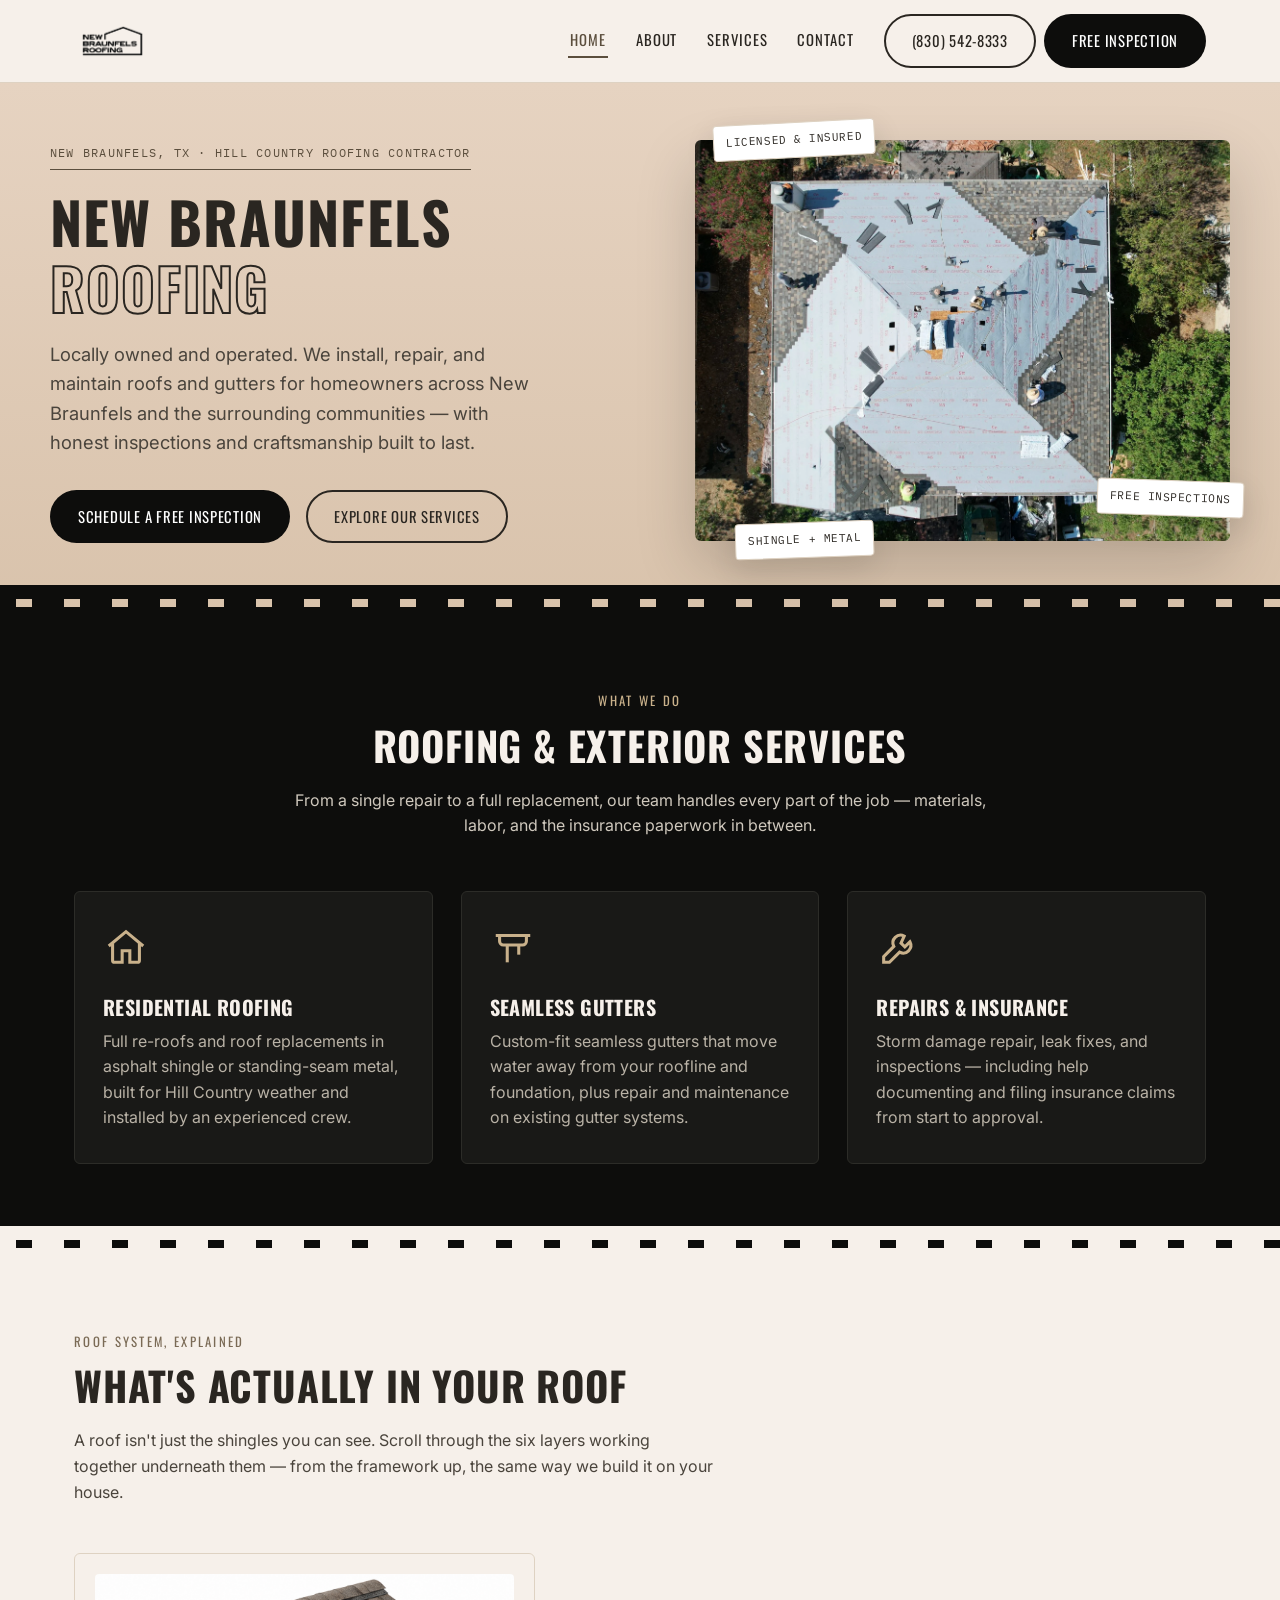
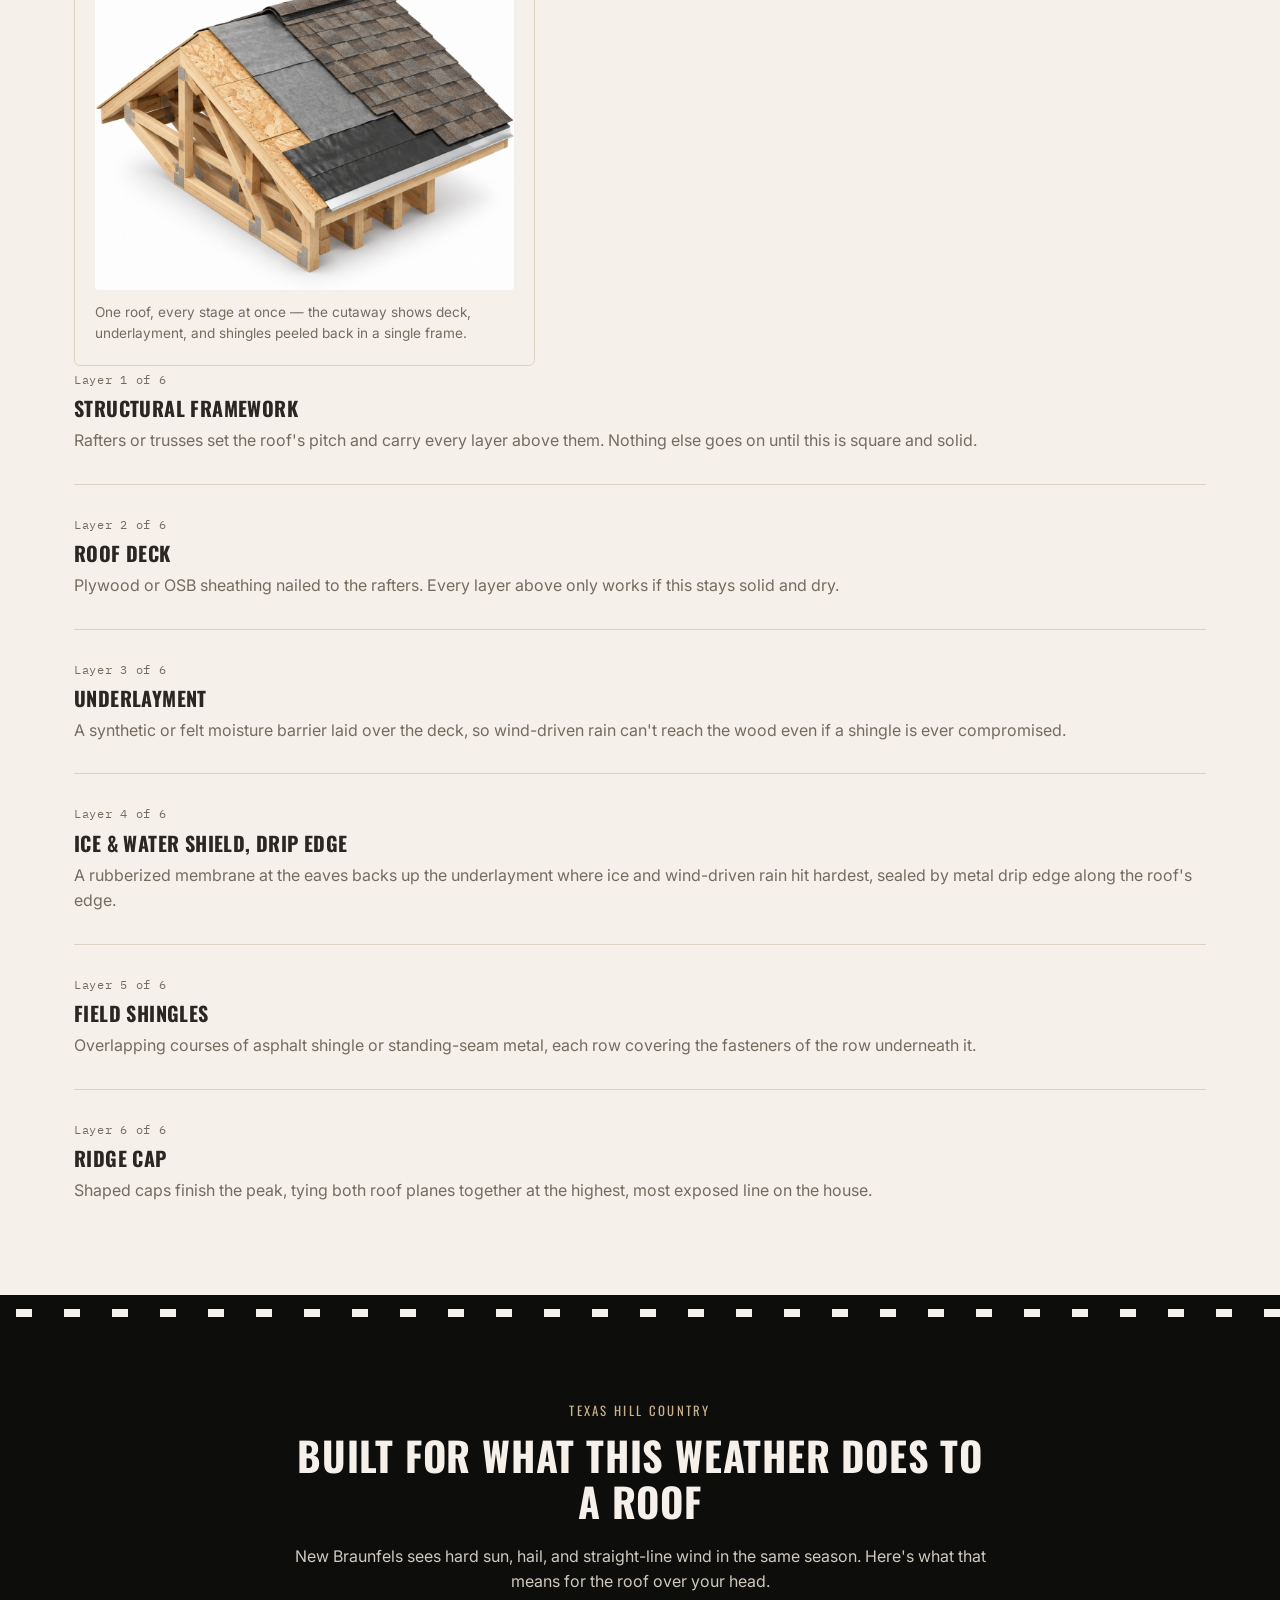
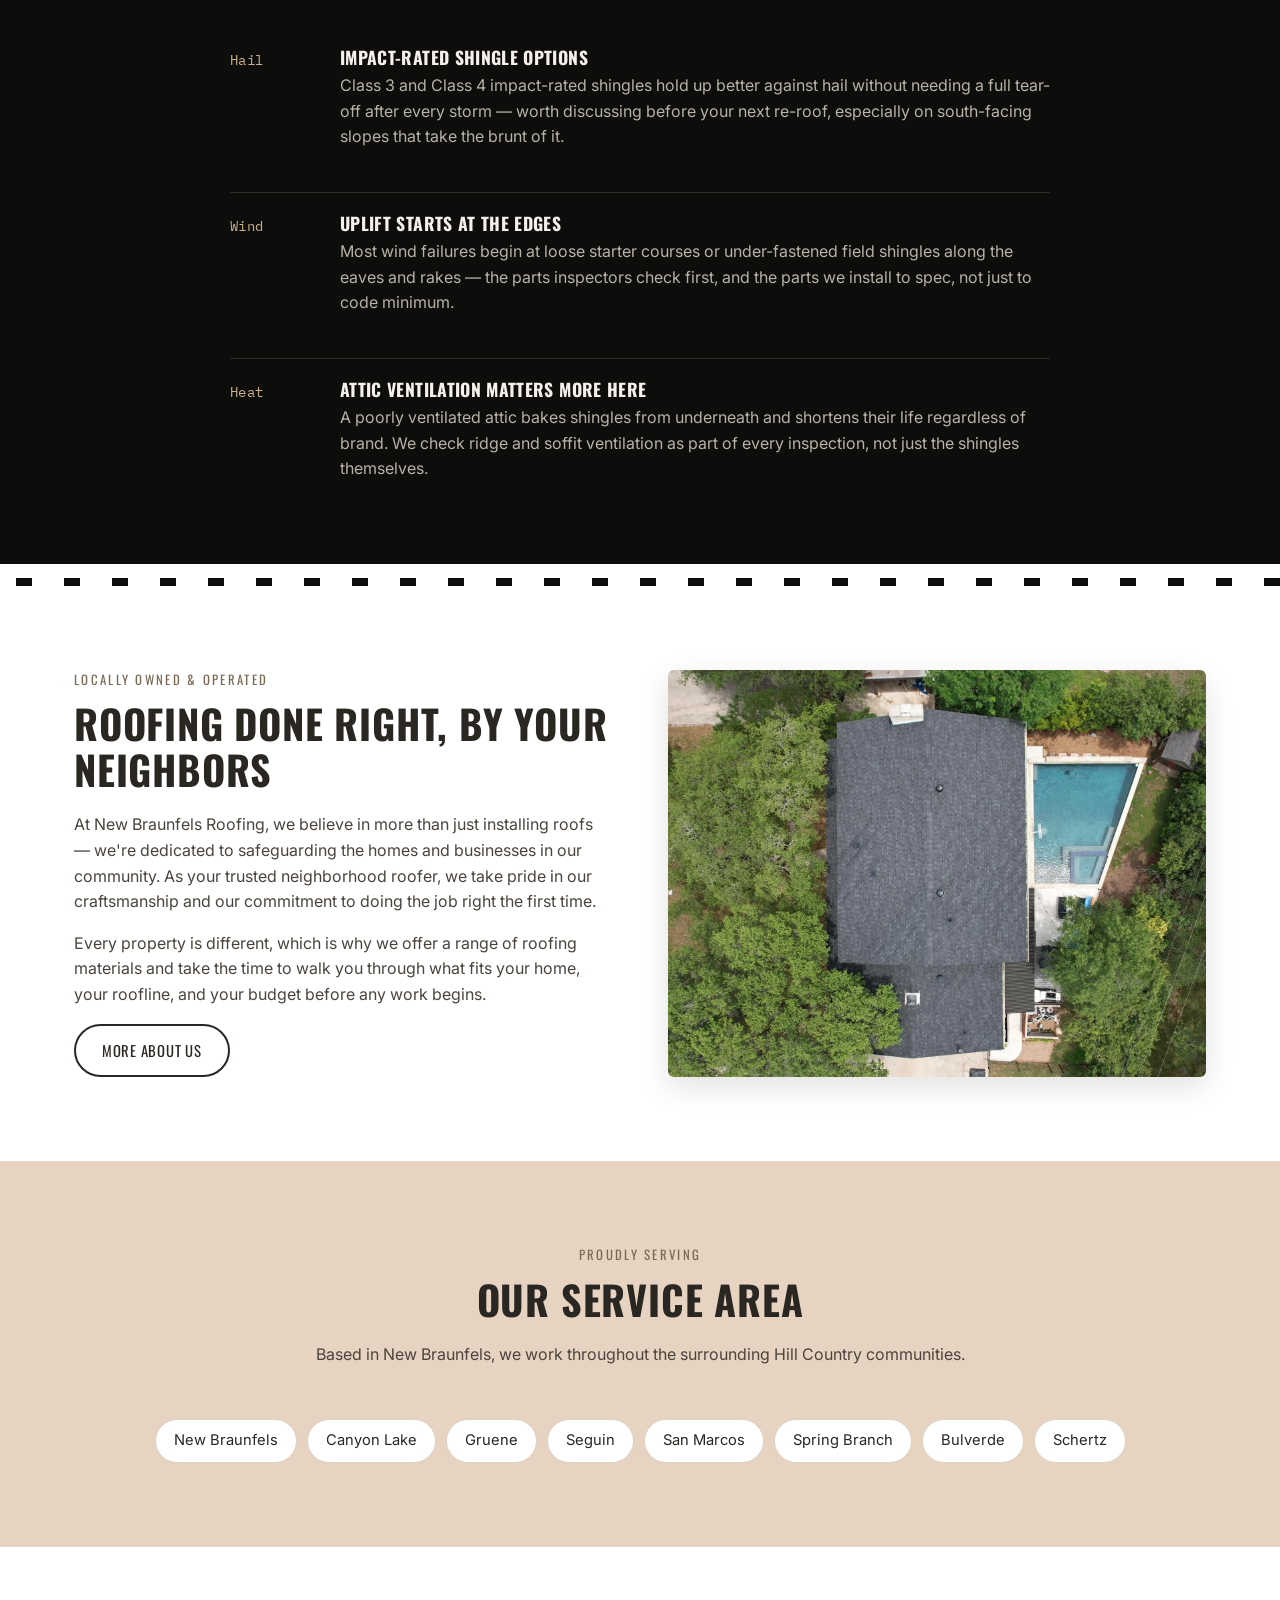
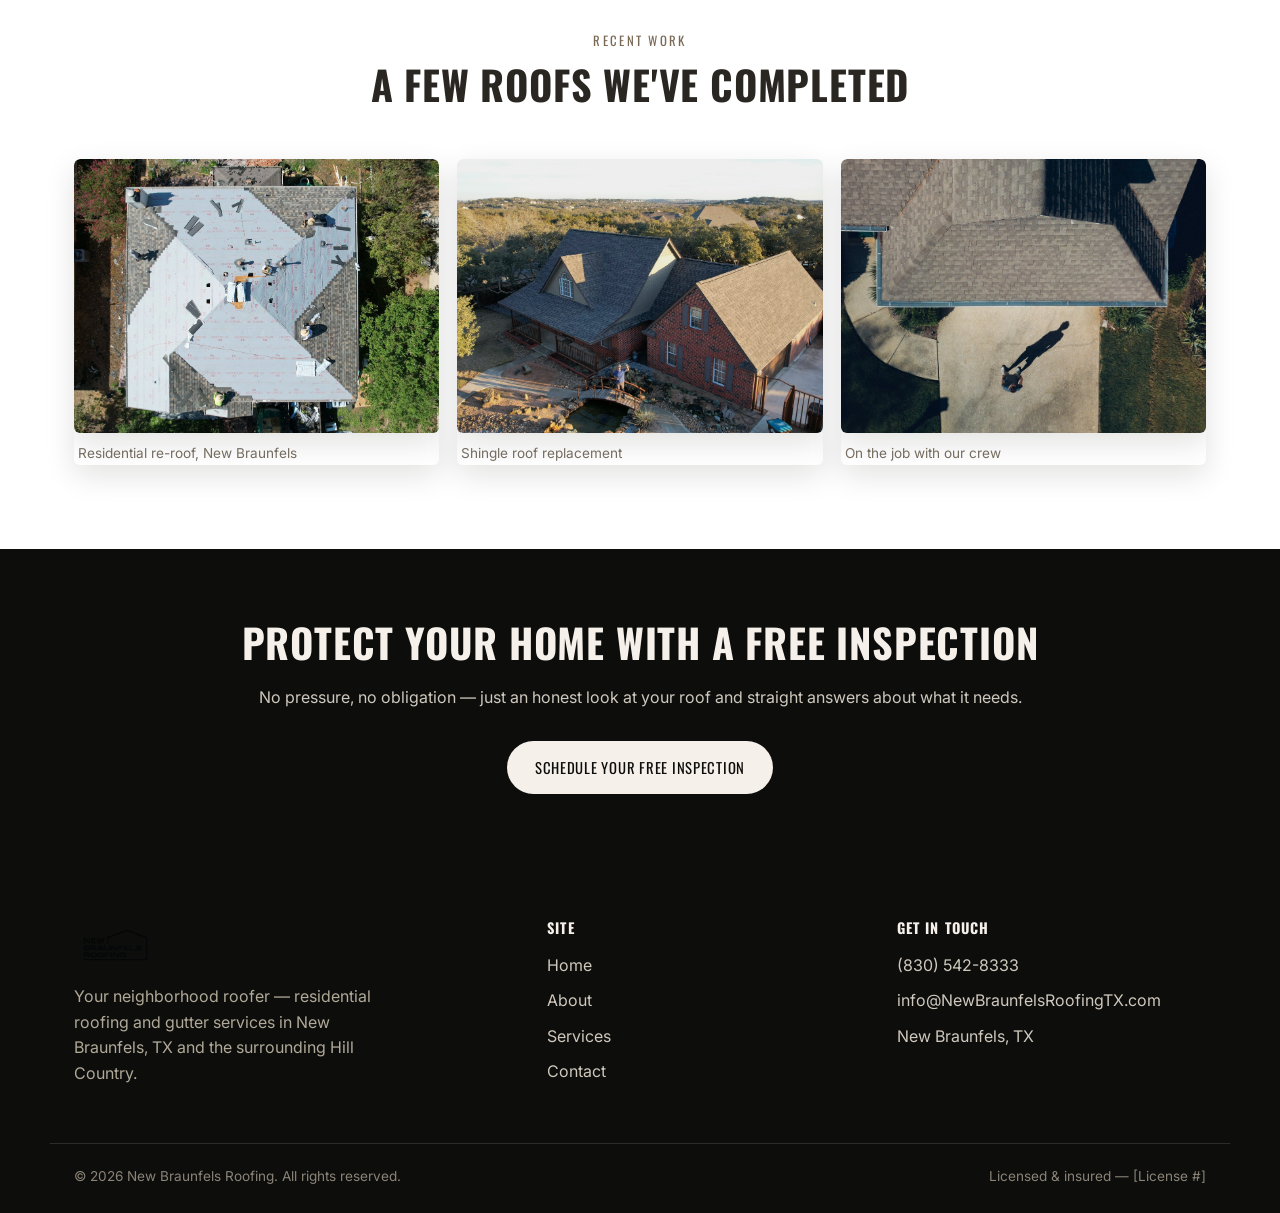
<file: new-braunfels-roofing/index.html>
<!DOCTYPE html>
<html lang="en">
<head>
<meta charset="UTF-8">
<meta name="viewport" content="width=device-width, initial-scale=1.0">
<title>New Braunfels Roofing | Residential Roofing &amp; Gutters, New Braunfels TX</title>
<meta name="description" content="New Braunfels Roofing is a locally owned residential roofing contractor serving New Braunfels, TX and the surrounding Hill Country. Roof replacement, repair, gutters, and insurance claim help. Free inspections.">
<link rel="icon" href="assets/logo.png">
<link rel="preconnect" href="https://fonts.googleapis.com">
<link rel="preconnect" href="https://fonts.gstatic.com" crossorigin>
<link href="https://fonts.googleapis.com/css2?family=Oswald:wght@500;600;700&family=Inter:wght@400;500;600&family=IBM+Plex+Mono:wght@400;500&display=swap" rel="stylesheet">
<link rel="stylesheet" href="assets/styles.css">
</head>
<body>
<a class="skip-link" href="#main">Skip to content</a>

<header class="site-header">
  <div class="site-header__bar container">
    <a class="brand" href="index.html">
      <img src="assets/logo.png" alt="New Braunfels Roofing logo">
    </a>
    <nav class="nav" aria-label="Primary">
      <ul class="nav__list">
        <li><a href="index.html" aria-current="page">Home</a></li>
        <li><a href="about.html">About</a></li>
        <li><a href="services.html">Services</a></li>
        <li><a href="contact.html">Contact</a></li>
      </ul>
      <div class="nav__cta">
        <a class="btn btn--outline" href="tel:8305428333">(830) 542-8333</a>
        <a class="btn btn--primary" href="contact.html">Free Inspection</a>
      </div>
    </nav>
    <button class="nav-toggle" aria-expanded="false" aria-label="Toggle menu">
      <span class="nav-toggle__bar"></span>
      <span class="nav-toggle__bar"></span>
      <span class="nav-toggle__bar"></span>
    </button>
  </div>
</header>

<main id="main">

  <section class="hero">
    <div class="hero__grid">
      <div class="hero__inner">
        <span class="hero__eyebrow">New Braunfels, TX &middot; Hill Country Roofing Contractor</span>
        <h1><span class="hero__line">New Braunfels</span><span class="hero__line outline-word">Roofing</span></h1>
        <p class="hero__sub">Locally owned and operated. We install, repair, and maintain roofs and gutters for homeowners across New Braunfels and the surrounding communities — with honest inspections and craftsmanship built to last.</p>
        <div class="hero__actions">
          <a class="btn btn--primary" href="contact.html">Schedule a Free Inspection</a>
          <a class="btn btn--outline" href="services.html">Explore Our Services</a>
        </div>
      </div>
      <div class="hero__photo">
        <img src="assets/aerial-1.jpg" alt="Aerial drone view of a completed residential roof in New Braunfels">
        <span class="spec-chip spec-chip--1">Licensed &amp; Insured</span>
        <span class="spec-chip spec-chip--2">Free Inspections</span>
        <span class="spec-chip spec-chip--3">Shingle + Metal</span>
      </div>
    </div>
  </section>
  <div class="shingle-divider shingle-divider--black" aria-hidden="true"></div>

  <section class="section section--black" aria-labelledby="services-heading">
    <div class="container">
      <div class="section__head">
        <span class="eyebrow">What We Do</span>
        <h2 id="services-heading">Roofing &amp; Exterior Services</h2>
        <p>From a single repair to a full replacement, our team handles every part of the job — materials, labor, and the insurance paperwork in between.</p>
      </div>
      <div class="grid grid--3">
        <a class="card card--link" href="services.html#residential">
          <svg class="card__icon" viewBox="0 0 24 24" fill="none" stroke="currentColor" stroke-width="1.6" aria-hidden="true"><path d="M3 11.5 12 4l9 7.5"/><path d="M5 10v9a1 1 0 0 0 1 1h4v-6h4v6h4a1 1 0 0 0 1-1v-9"/></svg>
          <h3>Residential Roofing</h3>
          <p>Full re-roofs and roof replacements in asphalt shingle or standing-seam metal, built for Hill Country weather and installed by an experienced crew.</p>
        </a>
        <a class="card card--link" href="services.html#gutters">
          <svg class="card__icon" viewBox="0 0 24 24" fill="none" stroke="currentColor" stroke-width="1.6" aria-hidden="true"><path d="M3 6h18"/><path d="M5 6v3a2 2 0 0 0 2 2h10a2 2 0 0 0 2-2V6"/><path d="M9 11v9"/><path d="M15 11v5"/></svg>
          <h3>Seamless Gutters</h3>
          <p>Custom-fit seamless gutters that move water away from your roofline and foundation, plus repair and maintenance on existing gutter systems.</p>
        </a>
        <a class="card card--link" href="services.html#repairs">
          <svg class="card__icon" viewBox="0 0 24 24" fill="none" stroke="currentColor" stroke-width="1.6" aria-hidden="true"><path d="M14.7 6.3a4 4 0 0 0-5.4 5.4L4 17v3h3l5.3-5.3a4 4 0 0 0 5.4-5.4l-2.65 2.65-2-2Z"/></svg>
          <h3>Repairs &amp; Insurance</h3>
          <p>Storm damage repair, leak fixes, and inspections — including help documenting and filing insurance claims from start to approval.</p>
        </a>
      </div>
    </div>
  </section>
  <div class="shingle-divider shingle-divider--paper" aria-hidden="true"></div>

  <section class="section section--paper anatomy" aria-labelledby="anatomy-heading">
    <div class="container">
      <div class="section__head" style="text-align:left;max-width:640px;margin:0 0 48px;">
        <span class="eyebrow">Roof System, Explained</span>
        <h2 id="anatomy-heading">What's Actually In Your Roof</h2>
        <p>A roof isn't just the shingles you can see. Scroll through the six layers working together underneath them — from the framework up, the same way we build it on your house.</p>
      </div>

      <div class="anatomy__grid">
        <div class="anatomy__art">
          <img class="anatomy__photo" src="assets/anatomy/roof-cutaway.png" alt="Isometric cutaway of a residential roof under construction, showing exposed rafters and trusses, OSB roof decking, synthetic underlayment, a black ice-and-water shield with metal drip edge at the eave, and finished asphalt shingle courses running up to the ridge cap">
          <p class="form-note" style="margin:12px 0 0;">One roof, every stage at once — the cutaway shows deck, underlayment, and shingles peeled back in a single frame.</p>
        </div>
        </div>

        <ol class="anatomy__stages">
          <li class="anatomy__stage" data-layer="framework">
            <span class="anatomy__tag">Layer 1 of 6</span>
            <h3>Structural Framework</h3>
            <p>Rafters or trusses set the roof's pitch and carry every layer above them. Nothing else goes on until this is square and solid.</p>
          </li>
          <li class="anatomy__stage" data-layer="deck">
            <span class="anatomy__tag">Layer 2 of 6</span>
            <h3>Roof Deck</h3>
            <p>Plywood or OSB sheathing nailed to the rafters. Every layer above only works if this stays solid and dry.</p>
          </li>
          <li class="anatomy__stage" data-layer="underlayment">
            <span class="anatomy__tag">Layer 3 of 6</span>
            <h3>Underlayment</h3>
            <p>A synthetic or felt moisture barrier laid over the deck, so wind-driven rain can't reach the wood even if a shingle is ever compromised.</p>
          </li>
          <li class="anatomy__stage" data-layer="flashing">
            <span class="anatomy__tag">Layer 4 of 6</span>
            <h3>Ice &amp; Water Shield, Drip Edge</h3>
            <p>A rubberized membrane at the eaves backs up the underlayment where ice and wind-driven rain hit hardest, sealed by metal drip edge along the roof's edge.</p>
          </li>
          <li class="anatomy__stage" data-layer="field">
            <span class="anatomy__tag">Layer 5 of 6</span>
            <h3>Field Shingles</h3>
            <p>Overlapping courses of asphalt shingle or standing-seam metal, each row covering the fasteners of the row underneath it.</p>
          </li>
          <li class="anatomy__stage" data-layer="ridge">
            <span class="anatomy__tag">Layer 6 of 6</span>
            <h3>Ridge Cap</h3>
            <p>Shaped caps finish the peak, tying both roof planes together at the highest, most exposed line on the house.</p>
          </li>
        </ol>
      </div>
    </div>
  </section>
  <div class="shingle-divider shingle-divider--black" aria-hidden="true"></div>

  <section class="section section--black" aria-labelledby="weather-heading">
    <div class="container">
      <div class="section__head">
        <span class="eyebrow">Texas Hill Country</span>
        <h2 id="weather-heading">Built for What This Weather Does to a Roof</h2>
        <p>New Braunfels sees hard sun, hail, and straight-line wind in the same season. Here's what that means for the roof over your head.</p>
      </div>
      <div class="info-list" style="max-width:820px;margin:0 auto;">
        <div class="info-list__row">
          <span class="info-list__stat">Hail</span>
          <div>
            <h3>Impact-rated shingle options</h3>
            <p>Class 3 and Class 4 impact-rated shingles hold up better against hail without needing a full tear-off after every storm — worth discussing before your next re-roof, especially on south-facing slopes that take the brunt of it.</p>
          </div>
        </div>
        <div class="info-list__row">
          <span class="info-list__stat">Wind</span>
          <div>
            <h3>Uplift starts at the edges</h3>
            <p>Most wind failures begin at loose starter courses or under-fastened field shingles along the eaves and rakes — the parts inspectors check first, and the parts we install to spec, not just to code minimum.</p>
          </div>
        </div>
        <div class="info-list__row">
          <span class="info-list__stat">Heat</span>
          <div>
            <h3>Attic ventilation matters more here</h3>
            <p>A poorly ventilated attic bakes shingles from underneath and shortens their life regardless of brand. We check ridge and soffit ventilation as part of every inspection, not just the shingles themselves.</p>
          </div>
        </div>
      </div>
    </div>
  </section>
  <div class="shingle-divider shingle-divider--white" aria-hidden="true"></div>

  <section class="section section--white" aria-labelledby="welcome-heading">
    <div class="container split">
      <div>
        <span class="eyebrow">Locally Owned &amp; Operated</span>
        <h2 id="welcome-heading">Roofing Done Right, By Your Neighbors</h2>
        <p>At New Braunfels Roofing, we believe in more than just installing roofs — we're dedicated to safeguarding the homes and businesses in our community. As your trusted neighborhood roofer, we take pride in our craftsmanship and our commitment to doing the job right the first time.</p>
        <p>Every property is different, which is why we offer a range of roofing materials and take the time to walk you through what fits your home, your roofline, and your budget before any work begins.</p>
        <a class="btn btn--outline" href="about.html">More About Us</a>
      </div>
      <img src="assets/photo-1.jpg" alt="New Braunfels Roofing crew completing a residential roof installation">
    </div>
  </section>

  <section class="section section--sand" aria-labelledby="areas-heading">
    <div class="container">
      <div class="section__head">
        <span class="eyebrow">Proudly Serving</span>
        <h2 id="areas-heading">Our Service Area</h2>
        <p>Based in New Braunfels, we work throughout the surrounding Hill Country communities.</p>
      </div>
      <div class="chips">
        <span class="chip">New Braunfels</span>
        <span class="chip">Canyon Lake</span>
        <span class="chip">Gruene</span>
        <span class="chip">Seguin</span>
        <span class="chip">San Marcos</span>
        <span class="chip">Spring Branch</span>
        <span class="chip">Bulverde</span>
        <span class="chip">Schertz</span>
      </div>
    </div>
  </section>

  <section class="section section--white" aria-labelledby="work-heading">
    <div class="container">
      <div class="section__head">
        <span class="eyebrow">Recent Work</span>
        <h2 id="work-heading">A Few Roofs We've Completed</h2>
      </div>
      <div class="photo-grid">
        <figure>
          <img src="assets/aerial-1.jpg" alt="Aerial view of a completed residential roof replacement in New Braunfels">
          <figcaption>Residential re-roof, New Braunfels</figcaption>
        </figure>
        <figure>
          <img src="assets/aerial-2.jpg" alt="Aerial view of a finished shingle roof on a Hill Country home">
          <figcaption>Shingle roof replacement</figcaption>
        </figure>
        <figure>
          <img src="assets/photo-2.jpg" alt="New Braunfels Roofing team member working on a roof">
          <figcaption>On the job with our crew</figcaption>
        </figure>
      </div>
    </div>
  </section>

  <section class="cta-band">
    <div class="container">
      <h2>Protect Your Home With a Free Inspection</h2>
      <p>No pressure, no obligation — just an honest look at your roof and straight answers about what it needs.</p>
      <a class="btn btn--light" href="contact.html">Schedule Your Free Inspection</a>
    </div>
  </section>

</main>

<footer class="site-footer">
  <div class="container footer-grid">
    <div class="footer-brand">
      <img src="assets/logo.png" alt="New Braunfels Roofing logo">
      <p>Your neighborhood roofer — residential roofing and gutter services in New Braunfels, TX and the surrounding Hill Country.</p>
    </div>
    <div>
      <h4>Site</h4>
      <ul class="footer-list">
        <li><a href="index.html">Home</a></li>
        <li><a href="about.html">About</a></li>
        <li><a href="services.html">Services</a></li>
        <li><a href="contact.html">Contact</a></li>
      </ul>
    </div>
    <div>
      <h4>Get In Touch</h4>
      <ul class="footer-list">
        <li><a href="tel:8305428333">(830) 542-8333</a></li>
        <li><a href="mailto:info@NewBraunfelsRoofingTX.com">info@NewBraunfelsRoofingTX.com</a></li>
        <li>New Braunfels, TX</li>
      </ul>
    </div>
  </div>
  <div class="container footer-bottom">
    <span>&copy; <span id="year"></span> New Braunfels Roofing. All rights reserved.</span>
    <span>Licensed &amp; insured — [License #]</span>
  </div>
</footer>

<script>document.getElementById('year').textContent = new Date().getFullYear();</script>
<script src="assets/main.js"></script>
</body>
</html>
</file>
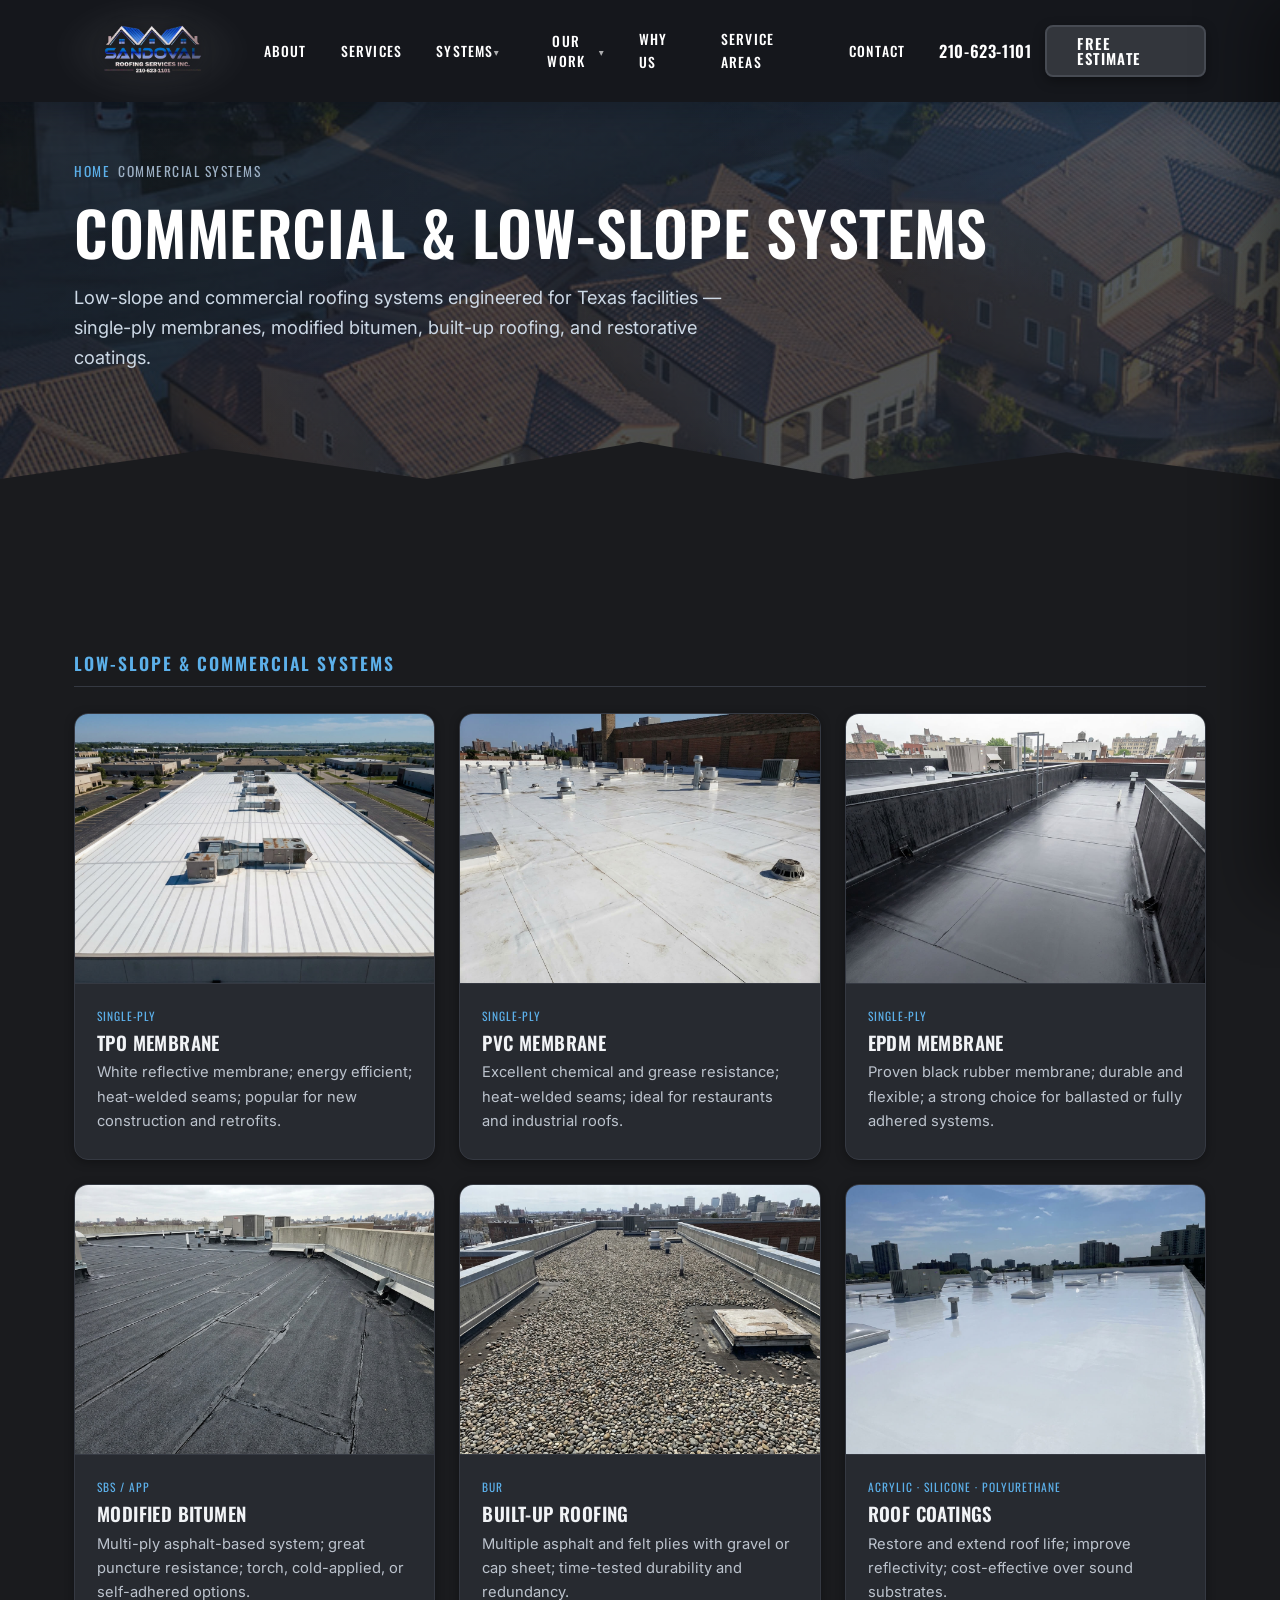
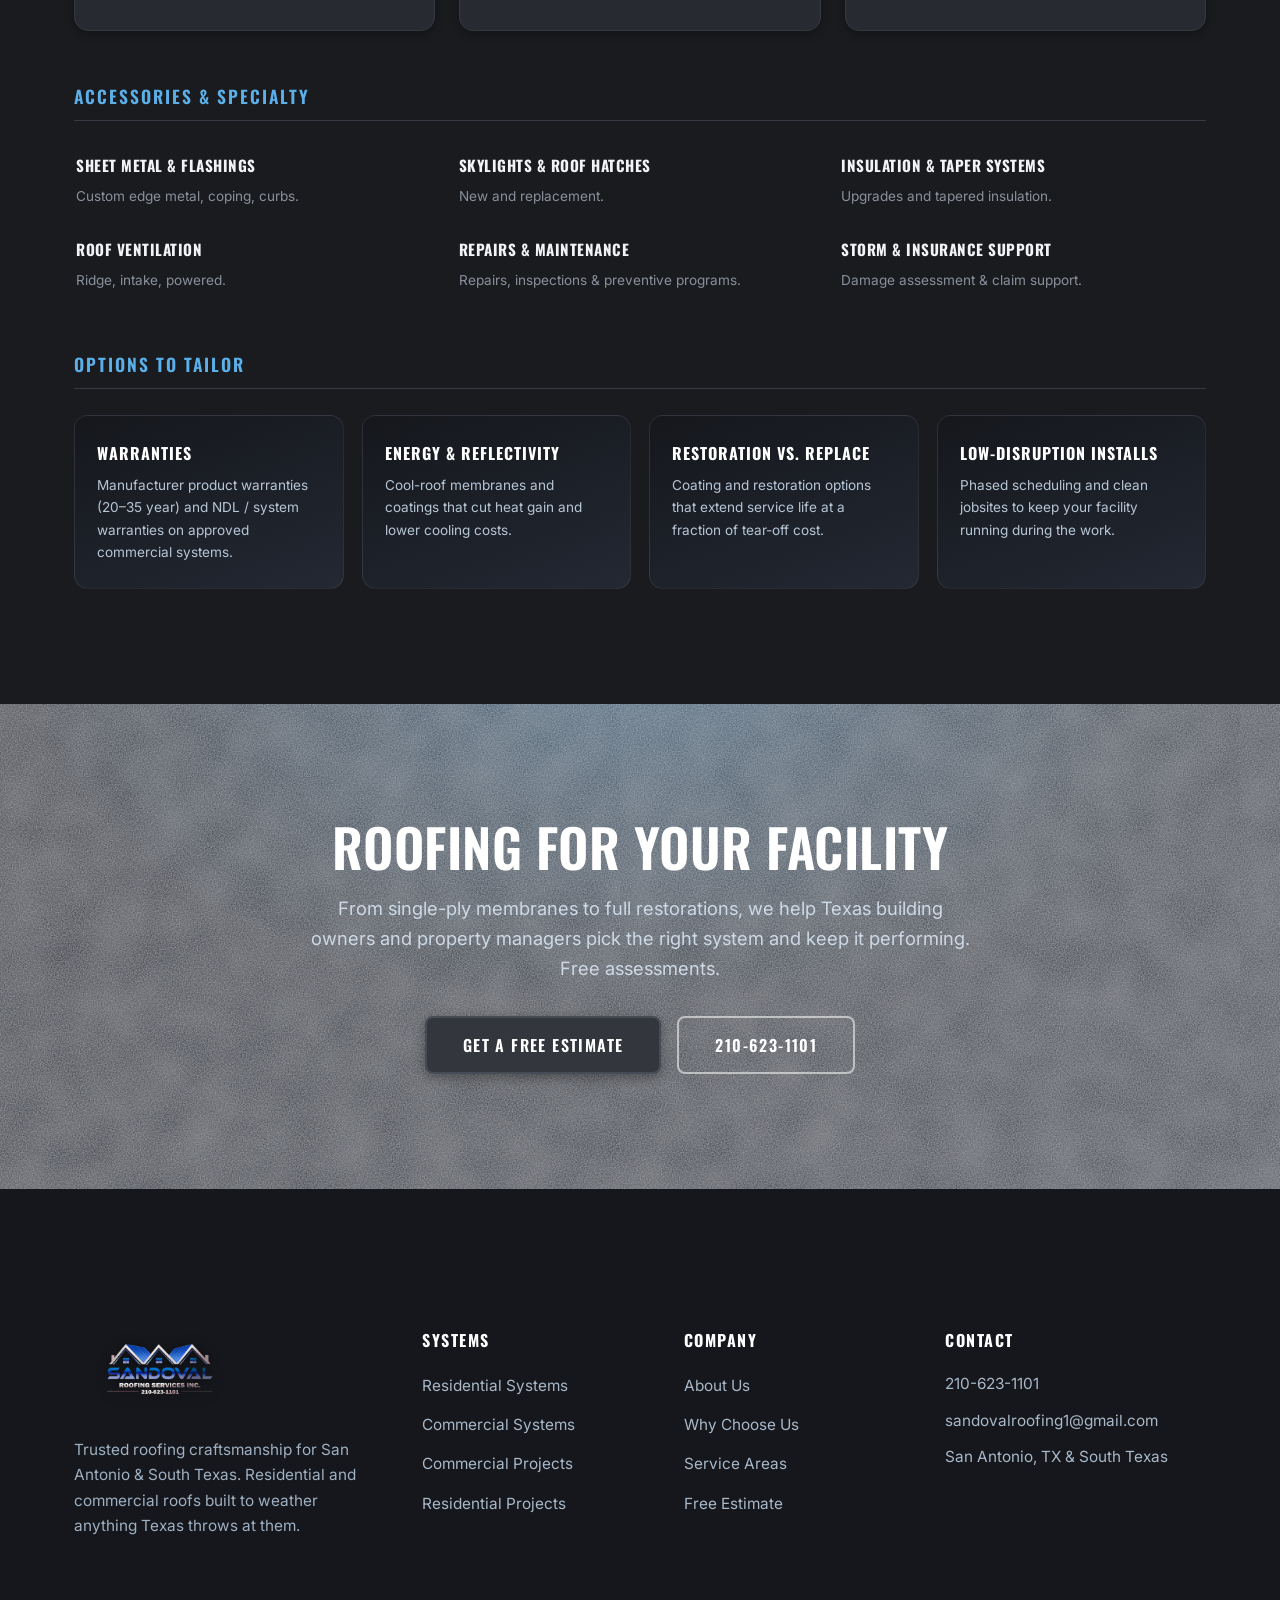
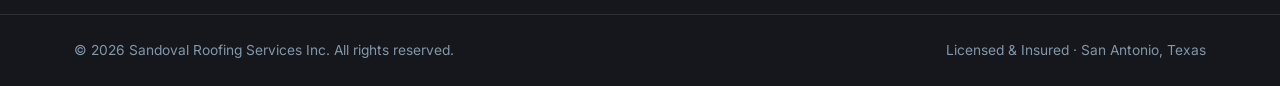
<file: commercial-systems.html>
<!doctype html>
<html lang="en">
<head>
  <meta charset="utf-8" />
  <meta name="viewport" content="width=device-width, initial-scale=1" />
  <title>Commercial &amp; Low-Slope Roofing Systems · San Antonio, TX | Sandoval Roofing Services Inc.</title>
  <meta name="description" content="Commercial and low-slope roofing systems we install across Texas — TPO, PVC, EPDM, modified bitumen, built-up roofing, and restorative coatings. Call 210-623-1101." />
  <meta name="theme-color" content="#0A2038" />
  <link rel="icon" href="assets/sandoval-logo.png" />
  <link rel="preconnect" href="https://fonts.googleapis.com" />
  <link rel="preconnect" href="https://fonts.gstatic.com" crossorigin />
  <link href="https://fonts.googleapis.com/css2?family=Oswald:wght@400;500;600;700&family=Inter:wght@400;500;600;700&display=swap" rel="stylesheet" />
  <link rel="stylesheet" href="assets/styles.css" />
  <script src="assets/main.js" defer></script>
</head>
<body>

  <!-- NAV -->
  <header class="nav nav--fixedsolid" id="nav">
    <div class="wrap nav__row">
      <a href="index.html" class="brand" aria-label="Sandoval Roofing Services — home">
        <span class="brand__chip"><img src="assets/sandoval-logo.png" alt="Sandoval Roofing Services Inc. logo" /></span>
      </a>
      <nav class="nav__links" aria-label="Primary">
        <a href="index.html#about">About</a>
        <a href="index.html#services">Services</a>
        <span class="nav__item nav__item--drop"><button type="button" class="nav__drophead">Systems</button><div class="nav__drop"><a href="residential-systems.html">Residential Systems</a><a href="commercial-systems.html">Commercial Systems</a></div></span>
        <span class="nav__item nav__item--drop"><button type="button" class="nav__drophead">Our Work</button><div class="nav__drop"><a href="index.html#projects">Commercial Projects</a><a href="index.html#residential">Residential Projects</a></div></span>
        <a href="index.html#why">Why Us</a>
        <a href="index.html#areas">Service Areas</a>
        <a href="index.html#contact">Contact</a>
      </nav>
      <div class="nav__cta">
        <a class="nav__phone" href="tel:+12106231101" aria-label="Call 2 1 0, 6 2 3, 1 1 0 1"><svg viewBox="0 0 24 24" fill="none" stroke="currentColor" stroke-width="2" stroke-linecap="round" stroke-linejoin="round"><path d="M22 16.92v3a2 2 0 0 1-2.18 2 19.79 19.79 0 0 1-8.63-3.07 19.5 19.5 0 0 1-6-6 19.79 19.79 0 0 1-3.07-8.67A2 2 0 0 1 4.11 2h3a2 2 0 0 1 2 1.72c.13.96.36 1.9.7 2.81a2 2 0 0 1-.45 2.11L8.09 9.91a16 16 0 0 0 6 6l1.27-1.27a2 2 0 0 1 2.11-.45c.9.34 1.85.57 2.81.7A2 2 0 0 1 22 16.92z"/></svg> 210-623-1101</a>
        <a class="btn btn--panel" href="index.html#contact">Free Estimate</a>
      </div>
      <button class="nav__toggle" id="navToggle" aria-label="Open menu" aria-expanded="false" aria-controls="drawer"><span></span><span></span><span></span></button>
    </div>
  </header>

  <div class="scrim" id="scrim"></div>
  <aside class="drawer" id="drawer" aria-label="Mobile menu" aria-hidden="true">
    <button class="nav__close" id="navClose" aria-label="Close menu"><svg viewBox="0 0 24 24" fill="none" stroke="currentColor" stroke-width="2" stroke-linecap="round"><path d="M18 6 6 18M6 6l12 12"/></svg></button>
    <a href="index.html#about">About</a>
    <a href="index.html#services">Services</a>
    <button type="button" class="drawer__acc" aria-expanded="false" aria-controls="drawerSystems">Systems</button>
    <div class="drawer__panel" id="drawerSystems">
      <a href="residential-systems.html" class="drawer__sub">Residential Systems</a>
      <a href="commercial-systems.html" class="drawer__sub">Commercial Systems</a>
    </div>
    <button type="button" class="drawer__acc" aria-expanded="false" aria-controls="drawerWork">Our Work</button>
    <div class="drawer__panel" id="drawerWork">
      <a href="index.html#projects" class="drawer__sub">Commercial Projects</a>
      <a href="index.html#residential" class="drawer__sub">Residential Projects</a>
    </div>
    <a href="index.html#why">Why Us</a>
    <a href="index.html#areas">Service Areas</a>
    <a href="index.html#contact">Contact</a>
    <a class="btn btn--panel" href="index.html#contact">Get a Free Estimate</a>
    <div class="drawer__phone">Call us anytime <a href="tel:+12106231101">210-623-1101</a></div>
  </aside>

  <!-- SUBHERO -->
  <section class="subhero">
    <div class="subhero__bg"><img src="assets/hero-roofs.jpg" alt="" aria-hidden="true" /></div>
    <div class="wrap">
      <nav class="crumbs" aria-label="Breadcrumb">
        <a href="index.html">Home</a>
        <svg viewBox="0 0 24 24" fill="none" stroke="currentColor" stroke-width="2.4" stroke-linecap="round" stroke-linejoin="round"><path d="m9 6 6 6-6 6"/></svg>
        <span>Commercial Systems</span>
      </nav>
      <h1>Commercial &amp; Low-Slope Systems</h1>
      <p>Low-slope and commercial roofing systems engineered for Texas facilities — single-ply membranes, modified bitumen, built-up roofing, and restorative coatings.</p>
    </div>
    <div class="subhero__wave" aria-hidden="true">
      <svg class="roofline" viewBox="0 0 1440 70" preserveAspectRatio="none"><path fill="currentColor" d="M0,70 L0,54 L240,20 L480,54 L720,12 L960,54 L1200,24 L1440,54 L1440,70 Z"/></svg>
    </div>
  </section>

  <!-- CONTENT -->
  <section class="pad">
    <div class="wrap">
      <h3 class="sysgroup reveal">
        <svg viewBox="0 0 24 24" fill="none" stroke="currentColor" stroke-width="2" stroke-linecap="round" stroke-linejoin="round"><path d="M3 21h18M4 21V9l8-5 8 5v12"/><path d="M9 21v-6h6v6"/></svg>
        Low-Slope &amp; Commercial Systems
      </h3>
      <div class="sysgrid">
        <article class="syscard reveal">
          <div class="sysimg"><img src="assets/systems/tpo.jpg" alt="TPO single-ply roofing" loading="lazy" onerror="this.remove()"><span class="sysimg__ph"><svg viewBox="0 0 24 24" fill="none" stroke="currentColor" stroke-width="1.6" stroke-linecap="round" stroke-linejoin="round"><rect x="3" y="4" width="18" height="16" rx="2"/><circle cx="9" cy="10" r="2"/><path d="m21 17-5-5L5 20"/></svg>Add Photo</span></div>
          <div class="syscard__body"><span class="syscard__tag">Single-Ply</span><h4>TPO Membrane</h4><p>White reflective membrane; energy efficient; heat-welded seams; popular for new construction and retrofits.</p></div>
        </article>
        <article class="syscard reveal" data-d="1">
          <div class="sysimg"><img src="assets/systems/pvc.jpg" alt="PVC single-ply roofing" loading="lazy" onerror="this.remove()"><span class="sysimg__ph"><svg viewBox="0 0 24 24" fill="none" stroke="currentColor" stroke-width="1.6" stroke-linecap="round" stroke-linejoin="round"><rect x="3" y="4" width="18" height="16" rx="2"/><circle cx="9" cy="10" r="2"/><path d="m21 17-5-5L5 20"/></svg>Add Photo</span></div>
          <div class="syscard__body"><span class="syscard__tag">Single-Ply</span><h4>PVC Membrane</h4><p>Excellent chemical and grease resistance; heat-welded seams; ideal for restaurants and industrial roofs.</p></div>
        </article>
        <article class="syscard reveal" data-d="2">
          <div class="sysimg"><img src="assets/systems/epdm.jpg" alt="EPDM single-ply roofing" loading="lazy" onerror="this.remove()"><span class="sysimg__ph"><svg viewBox="0 0 24 24" fill="none" stroke="currentColor" stroke-width="1.6" stroke-linecap="round" stroke-linejoin="round"><rect x="3" y="4" width="18" height="16" rx="2"/><circle cx="9" cy="10" r="2"/><path d="m21 17-5-5L5 20"/></svg>Add Photo</span></div>
          <div class="syscard__body"><span class="syscard__tag">Single-Ply</span><h4>EPDM Membrane</h4><p>Proven black rubber membrane; durable and flexible; a strong choice for ballasted or fully adhered systems.</p></div>
        </article>
        <article class="syscard reveal">
          <div class="sysimg"><img src="assets/systems/modified-bitumen.jpg" alt="Modified bitumen roofing" loading="lazy" onerror="this.remove()"><span class="sysimg__ph"><svg viewBox="0 0 24 24" fill="none" stroke="currentColor" stroke-width="1.6" stroke-linecap="round" stroke-linejoin="round"><rect x="3" y="4" width="18" height="16" rx="2"/><circle cx="9" cy="10" r="2"/><path d="m21 17-5-5L5 20"/></svg>Add Photo</span></div>
          <div class="syscard__body"><span class="syscard__tag">SBS / APP</span><h4>Modified Bitumen</h4><p>Multi-ply asphalt-based system; great puncture resistance; torch, cold-applied, or self-adhered options.</p></div>
        </article>
        <article class="syscard reveal" data-d="1">
          <div class="sysimg"><img src="assets/systems/built-up-roofing.jpg" alt="Built-up roofing" loading="lazy" onerror="this.remove()"><span class="sysimg__ph"><svg viewBox="0 0 24 24" fill="none" stroke="currentColor" stroke-width="1.6" stroke-linecap="round" stroke-linejoin="round"><rect x="3" y="4" width="18" height="16" rx="2"/><circle cx="9" cy="10" r="2"/><path d="m21 17-5-5L5 20"/></svg>Add Photo</span></div>
          <div class="syscard__body"><span class="syscard__tag">BUR</span><h4>Built-Up Roofing</h4><p>Multiple asphalt and felt plies with gravel or cap sheet; time-tested durability and redundancy.</p></div>
        </article>
        <article class="syscard reveal" data-d="2">
          <div class="sysimg"><img src="assets/systems/coatings.jpg" alt="Roof coatings" loading="lazy" onerror="this.remove()"><span class="sysimg__ph"><svg viewBox="0 0 24 24" fill="none" stroke="currentColor" stroke-width="1.6" stroke-linecap="round" stroke-linejoin="round"><rect x="3" y="4" width="18" height="16" rx="2"/><circle cx="9" cy="10" r="2"/><path d="m21 17-5-5L5 20"/></svg>Add Photo</span></div>
          <div class="syscard__body"><span class="syscard__tag">Acrylic · Silicone · Polyurethane</span><h4>Roof Coatings</h4><p>Restore and extend roof life; improve reflectivity; cost-effective over sound substrates.</p></div>
        </article>
      </div>

      <h3 class="sysgroup reveal">
        <svg viewBox="0 0 24 24" fill="none" stroke="currentColor" stroke-width="2" stroke-linecap="round" stroke-linejoin="round"><path d="M14.7 6.3a4 4 0 0 0-5.4 5.4L3 18v3h3l6.3-6.3a4 4 0 0 0 5.4-5.4l-2.5 2.5-2.1-2.1z"/></svg>
        Accessories &amp; Specialty
      </h3>
      <div class="sysextras">
        <div class="sysx reveal"><svg viewBox="0 0 24 24" fill="none" stroke="currentColor" stroke-width="1.8" stroke-linecap="round" stroke-linejoin="round"><path d="M3 7h18l-2 5H5L3 7z"/><path d="M6 12v5a2 2 0 0 0 2 2h1"/></svg><div><b>Sheet Metal &amp; Flashings</b><span>Custom edge metal, coping, curbs.</span></div></div>
        <div class="sysx reveal" data-d="1"><svg viewBox="0 0 24 24" fill="none" stroke="currentColor" stroke-width="1.8" stroke-linecap="round" stroke-linejoin="round"><rect x="3" y="3" width="18" height="18" rx="2"/><path d="M3 9h18M9 3v18"/></svg><div><b>Skylights &amp; Roof Hatches</b><span>New and replacement.</span></div></div>
        <div class="sysx reveal" data-d="2"><svg viewBox="0 0 24 24" fill="none" stroke="currentColor" stroke-width="1.8" stroke-linecap="round" stroke-linejoin="round"><path d="M4 8h16M4 12h16M4 16h16M4 4h16"/></svg><div><b>Insulation &amp; Taper Systems</b><span>Upgrades and tapered insulation.</span></div></div>
        <div class="sysx reveal"><svg viewBox="0 0 24 24" fill="none" stroke="currentColor" stroke-width="1.8" stroke-linecap="round" stroke-linejoin="round"><path d="M3 12h18M12 3v18M5 5l14 14M19 5 5 19"/></svg><div><b>Roof Ventilation</b><span>Ridge, intake, powered.</span></div></div>
        <div class="sysx reveal" data-d="1"><svg viewBox="0 0 24 24" fill="none" stroke="currentColor" stroke-width="1.8" stroke-linecap="round" stroke-linejoin="round"><path d="M14.7 6.3a4 4 0 0 0-5.4 5.4L3 18v3h3l6.3-6.3a4 4 0 0 0 5.4-5.4l-2.5 2.5-2.1-2.1z"/></svg><div><b>Repairs &amp; Maintenance</b><span>Repairs, inspections &amp; preventive programs.</span></div></div>
        <div class="sysx reveal" data-d="2"><svg viewBox="0 0 24 24" fill="none" stroke="currentColor" stroke-width="1.8" stroke-linecap="round" stroke-linejoin="round"><path d="M12 22s8-4 8-10V5l-8-3-8 3v7c0 6 8 10 8 10z"/><path d="m9 12 2 2 4-4"/></svg><div><b>Storm &amp; Insurance Support</b><span>Damage assessment &amp; claim support.</span></div></div>
      </div>

      <h3 class="sysgroup reveal">
        <svg viewBox="0 0 24 24" fill="none" stroke="currentColor" stroke-width="2" stroke-linecap="round" stroke-linejoin="round"><path d="M4 21v-7M4 10V3M12 21v-9M12 8V3M20 21v-5M20 12V3M1 14h6M9 8h6M17 16h6"/></svg>
        Options to Tailor
      </h3>
      <div class="sysopts">
        <div class="sysopt reveal">
          <svg viewBox="0 0 24 24" fill="none" stroke="currentColor" stroke-width="1.8" stroke-linecap="round" stroke-linejoin="round"><path d="M12 22s8-4 8-10V5l-8-3-8 3v7c0 6 8 10 8 10z"/></svg>
          <h5>Warranties</h5><p>Manufacturer product warranties (20–35 year) and NDL / system warranties on approved commercial systems.</p>
        </div>
        <div class="sysopt reveal" data-d="1">
          <svg viewBox="0 0 24 24" fill="none" stroke="currentColor" stroke-width="1.8" stroke-linecap="round" stroke-linejoin="round"><path d="m13 2-3 7h5l-3 7"/><path d="M3 12a9 9 0 0 1 9-9M21 12a9 9 0 0 1-9 9"/></svg>
          <h5>Energy &amp; Reflectivity</h5><p>Cool-roof membranes and coatings that cut heat gain and lower cooling costs.</p>
        </div>
        <div class="sysopt reveal" data-d="2">
          <svg viewBox="0 0 24 24" fill="none" stroke="currentColor" stroke-width="1.8" stroke-linecap="round" stroke-linejoin="round"><circle cx="12" cy="12" r="9"/><circle cx="8" cy="10" r="1.2" fill="currentColor"/><circle cx="16" cy="10" r="1.2" fill="currentColor"/><circle cx="12" cy="15" r="1.2" fill="currentColor"/></svg>
          <h5>Restoration vs. Replace</h5><p>Coating and restoration options that extend service life at a fraction of tear-off cost.</p>
        </div>
        <div class="sysopt reveal" data-d="3">
          <svg viewBox="0 0 24 24" fill="none" stroke="currentColor" stroke-width="1.8" stroke-linecap="round" stroke-linejoin="round"><path d="M11 20A7 7 0 0 1 9.8 6.1C15.5 5 17 4.48 19 2c1 2 2 4.18 2 8 0 5.5-4.78 10-10 10z"/><path d="M2 21c0-3 1.85-5.36 5.08-6"/></svg>
          <h5>Low-Disruption Installs</h5><p>Phased scheduling and clean jobsites to keep your facility running during the work.</p>
        </div>
      </div>
    </div>
  </section>

  <!-- CTA -->
  <section class="pad cta">
    <div class="wrap cta__inner">
      <h2>Roofing for Your Facility</h2>
      <p>From single-ply membranes to full restorations, we help Texas building owners and property managers pick the right system and keep it performing. Free assessments.</p>
      <div class="cta__actions">
        <a class="btn btn--lg btn--panel" href="index.html#contact">Get a Free Estimate</a>
        <a class="btn btn--lg btn--ghost" href="tel:+12106231101"><svg viewBox="0 0 24 24" fill="none" stroke="currentColor" stroke-width="2" stroke-linecap="round" stroke-linejoin="round"><path d="M22 16.92v3a2 2 0 0 1-2.18 2 19.79 19.79 0 0 1-8.63-3.07 19.5 19.5 0 0 1-6-6 19.79 19.79 0 0 1-3.07-8.67A2 2 0 0 1 4.11 2h3a2 2 0 0 1 2 1.72c.13.96.36 1.9.7 2.81a2 2 0 0 1-.45 2.11L8.09 9.91a16 16 0 0 0 6 6l1.27-1.27a2 2 0 0 1 2.11-.45c.9.34 1.85.57 2.81.7A2 2 0 0 1 22 16.92z"/></svg> 210-623-1101</a>
      </div>
    </div>
  </section>

  <!-- roofline divider -->
  <div aria-hidden="true" style="line-height:0;background:var(--navy)">
    <svg class="roofline roofline--navy" viewBox="0 0 1440 70" preserveAspectRatio="none" style="transform:rotate(180deg)"><path fill="currentColor" d="M0,70 L0,54 L240,20 L480,54 L720,12 L960,54 L1200,24 L1440,54 L1440,70 Z"/></svg>
  </div>

  <!-- FOOTER -->
  <footer>
    <div class="wrap foot__grid">
      <div class="foot__brand">
        <img src="assets/sandoval-logo.png" alt="Sandoval Roofing Services Inc. logo" />
        <p>Trusted roofing craftsmanship for San Antonio &amp; South Texas. Residential and commercial roofs built to weather anything Texas throws at them.</p>
      </div>
      <div class="foot">
        <h5>Systems</h5>
        <ul>
          <li><a href="residential-systems.html">Residential Systems</a></li>
          <li><a href="commercial-systems.html">Commercial Systems</a></li>
          <li><a href="index.html#projects">Commercial Projects</a></li>
          <li><a href="index.html#residential">Residential Projects</a></li>
        </ul>
      </div>
      <div class="foot">
        <h5>Company</h5>
        <ul>
          <li><a href="index.html#about">About Us</a></li>
          <li><a href="index.html#why">Why Choose Us</a></li>
          <li><a href="index.html#areas">Service Areas</a></li>
          <li><a href="index.html#contact">Free Estimate</a></li>
        </ul>
      </div>
      <div class="foot">
        <h5>Contact</h5>
        <ul class="foot__contact">
          <li><svg viewBox="0 0 24 24" fill="none" stroke="currentColor" stroke-width="2" stroke-linecap="round" stroke-linejoin="round"><path d="M22 16.92v3a2 2 0 0 1-2.18 2 19.79 19.79 0 0 1-8.63-3.07 19.5 19.5 0 0 1-6-6 19.79 19.79 0 0 1-3.07-8.67A2 2 0 0 1 4.11 2h3a2 2 0 0 1 2 1.72c.13.96.36 1.9.7 2.81a2 2 0 0 1-.45 2.11L8.09 9.91a16 16 0 0 0 6 6l1.27-1.27a2 2 0 0 1 2.11-.45c.9.34 1.85.57 2.81.7A2 2 0 0 1 22 16.92z"/></svg><a href="tel:+12106231101">210-623-1101</a></li>
          <li><svg viewBox="0 0 24 24" fill="none" stroke="currentColor" stroke-width="2" stroke-linecap="round" stroke-linejoin="round"><path d="M4 4h16a2 2 0 0 1 2 2v12a2 2 0 0 1-2 2H4a2 2 0 0 1-2-2V6a2 2 0 0 1 2-2z"/><path d="m22 6-10 7L2 6"/></svg><a href="mailto:sandovalroofing1@gmail.com">sandovalroofing1@gmail.com</a></li>
          <li><svg viewBox="0 0 24 24" fill="none" stroke="currentColor" stroke-width="2" stroke-linecap="round" stroke-linejoin="round"><path d="M21 10c0 7-9 12-9 12s-9-5-9-12a9 9 0 0 1 18 0z"/><circle cx="12" cy="10" r="3"/></svg><span>San Antonio, TX &amp; South Texas</span></li>
        </ul>
      </div>
    </div>
    <div class="foot__bar">
      <div class="wrap">
        <span>&copy; <span id="yr"></span> Sandoval Roofing Services Inc. All rights reserved.</span>
        <span>Licensed &amp; Insured &middot; San Antonio, Texas</span>
      </div>
    </div>
  </footer>

  <button class="totop" id="toTop" aria-label="Back to top"><svg viewBox="0 0 24 24" fill="none" stroke="currentColor" stroke-width="2.4" stroke-linecap="round" stroke-linejoin="round"><path d="m18 15-6-6-6 6"/></svg></button>

</body>
</html>
</file>
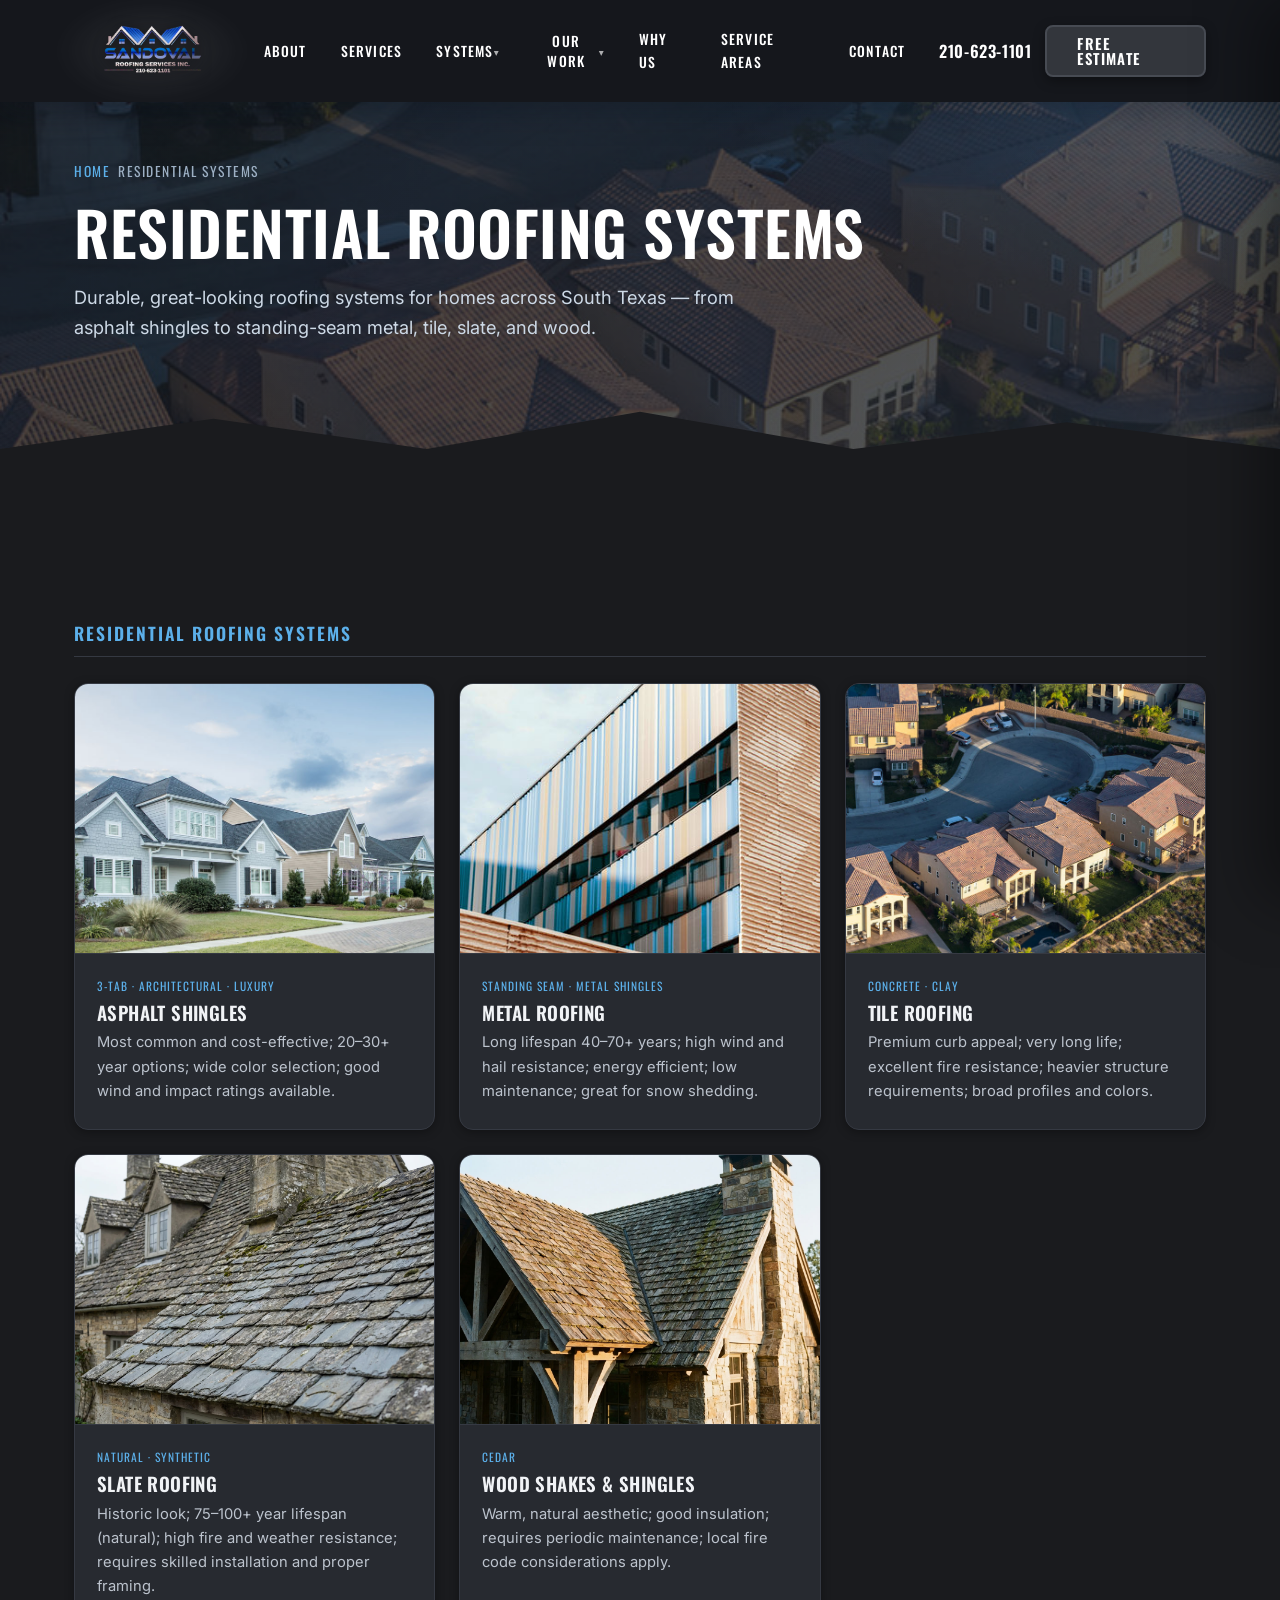
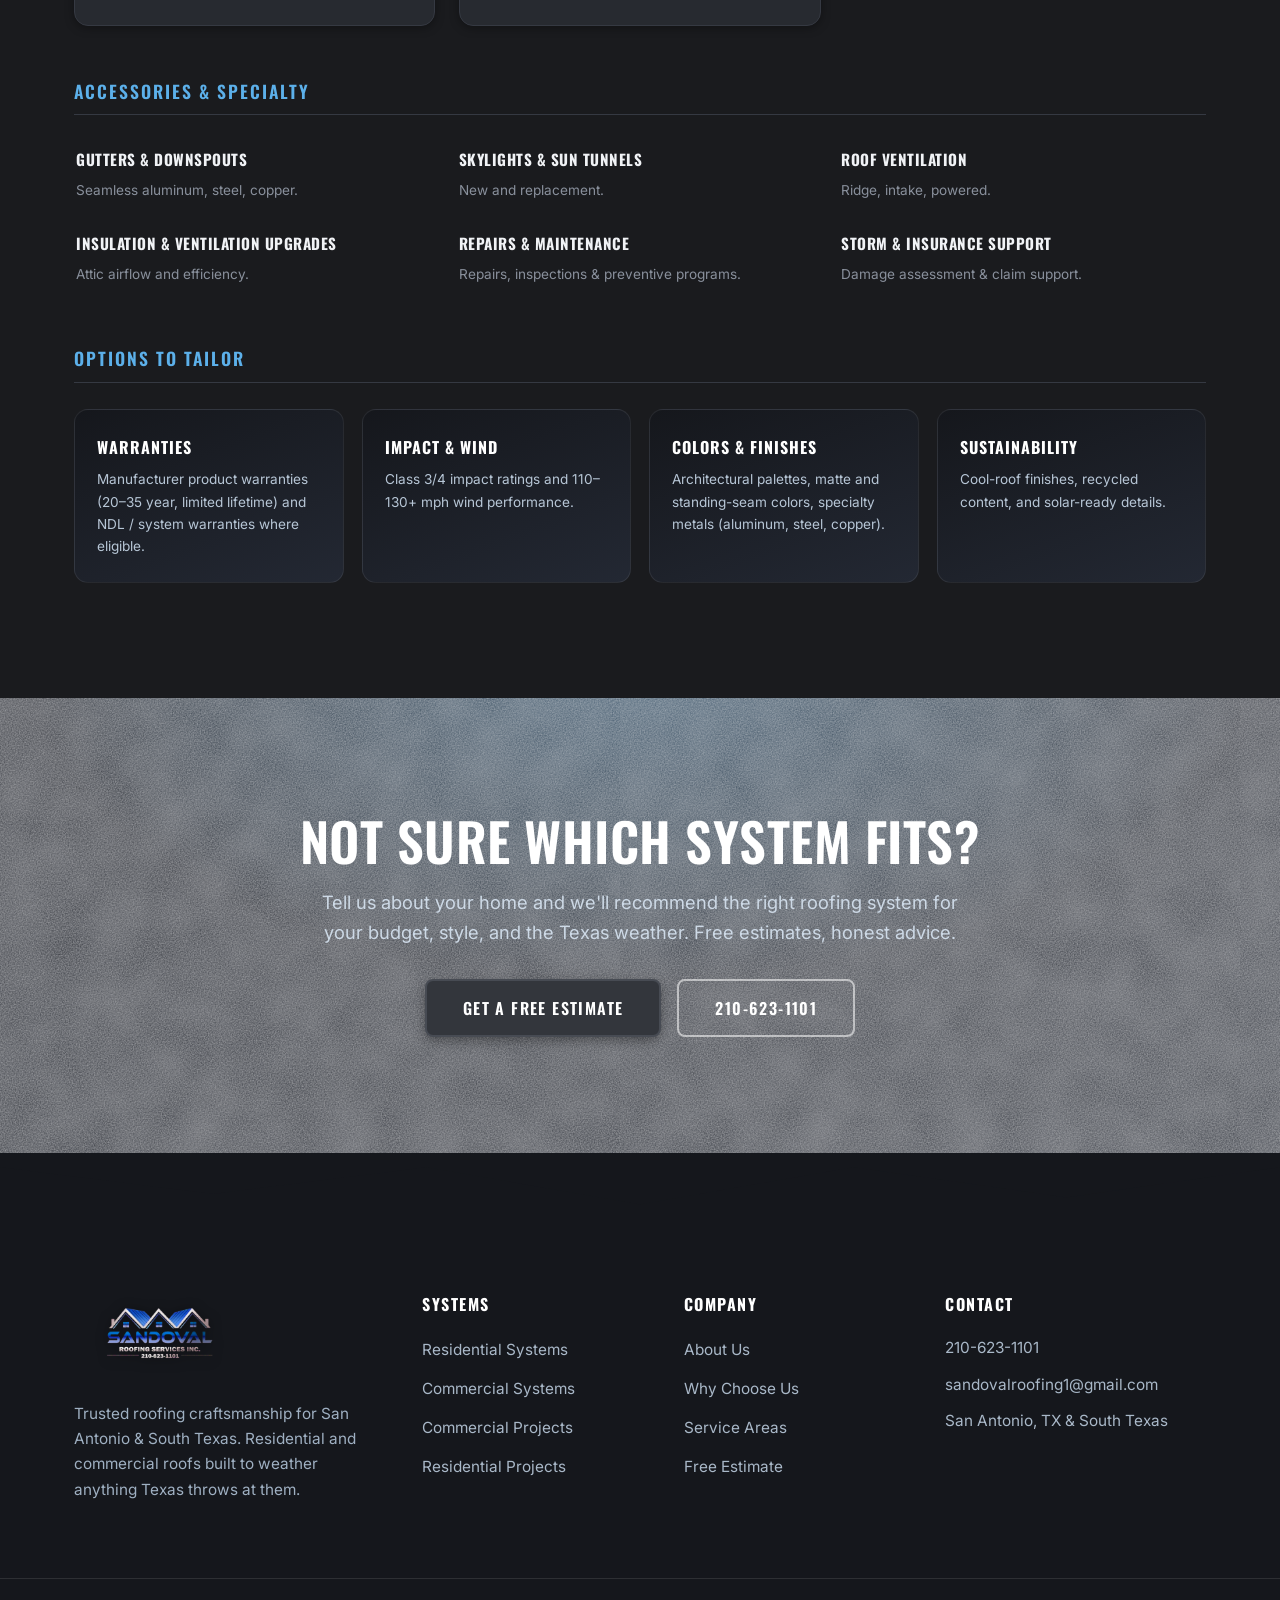
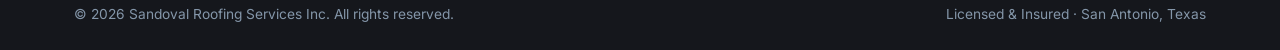
<file: residential-systems.html>
<!doctype html>
<html lang="en">
<head>
  <meta charset="utf-8" />
  <meta name="viewport" content="width=device-width, initial-scale=1" />
  <title>Residential Roofing Systems · San Antonio, TX | Sandoval Roofing Services Inc.</title>
  <meta name="description" content="Residential roofing systems we install across South Texas — asphalt shingles, standing-seam metal, tile, slate, and wood shakes. Call 210-623-1101 for a free estimate." />
  <meta name="theme-color" content="#0A2038" />
  <link rel="icon" href="assets/sandoval-logo.png" />
  <link rel="preconnect" href="https://fonts.googleapis.com" />
  <link rel="preconnect" href="https://fonts.gstatic.com" crossorigin />
  <link href="https://fonts.googleapis.com/css2?family=Oswald:wght@400;500;600;700&family=Inter:wght@400;500;600;700&display=swap" rel="stylesheet" />
  <link rel="stylesheet" href="assets/styles.css" />
  <script src="assets/main.js" defer></script>
</head>
<body>

  <!-- NAV -->
  <header class="nav nav--fixedsolid" id="nav">
    <div class="wrap nav__row">
      <a href="index.html" class="brand" aria-label="Sandoval Roofing Services — home">
        <span class="brand__chip"><img src="assets/sandoval-logo.png" alt="Sandoval Roofing Services Inc. logo" /></span>
      </a>
      <nav class="nav__links" aria-label="Primary">
        <a href="index.html#about">About</a>
        <a href="index.html#services">Services</a>
        <span class="nav__item nav__item--drop"><button type="button" class="nav__drophead">Systems</button><div class="nav__drop"><a href="residential-systems.html">Residential Systems</a><a href="commercial-systems.html">Commercial Systems</a></div></span>
        <span class="nav__item nav__item--drop"><button type="button" class="nav__drophead">Our Work</button><div class="nav__drop"><a href="index.html#projects">Commercial Projects</a><a href="index.html#residential">Residential Projects</a></div></span>
        <a href="index.html#why">Why Us</a>
        <a href="index.html#areas">Service Areas</a>
        <a href="index.html#contact">Contact</a>
      </nav>
      <div class="nav__cta">
        <a class="nav__phone" href="tel:+12106231101" aria-label="Call 2 1 0, 6 2 3, 1 1 0 1"><svg viewBox="0 0 24 24" fill="none" stroke="currentColor" stroke-width="2" stroke-linecap="round" stroke-linejoin="round"><path d="M22 16.92v3a2 2 0 0 1-2.18 2 19.79 19.79 0 0 1-8.63-3.07 19.5 19.5 0 0 1-6-6 19.79 19.79 0 0 1-3.07-8.67A2 2 0 0 1 4.11 2h3a2 2 0 0 1 2 1.72c.13.96.36 1.9.7 2.81a2 2 0 0 1-.45 2.11L8.09 9.91a16 16 0 0 0 6 6l1.27-1.27a2 2 0 0 1 2.11-.45c.9.34 1.85.57 2.81.7A2 2 0 0 1 22 16.92z"/></svg> 210-623-1101</a>
        <a class="btn btn--panel" href="index.html#contact">Free Estimate</a>
      </div>
      <button class="nav__toggle" id="navToggle" aria-label="Open menu" aria-expanded="false" aria-controls="drawer"><span></span><span></span><span></span></button>
    </div>
  </header>

  <div class="scrim" id="scrim"></div>
  <aside class="drawer" id="drawer" aria-label="Mobile menu" aria-hidden="true">
    <button class="nav__close" id="navClose" aria-label="Close menu"><svg viewBox="0 0 24 24" fill="none" stroke="currentColor" stroke-width="2" stroke-linecap="round"><path d="M18 6 6 18M6 6l12 12"/></svg></button>
    <a href="index.html#about">About</a>
    <a href="index.html#services">Services</a>
    <button type="button" class="drawer__acc" aria-expanded="false" aria-controls="drawerSystems">Systems</button>
    <div class="drawer__panel" id="drawerSystems">
      <a href="residential-systems.html" class="drawer__sub">Residential Systems</a>
      <a href="commercial-systems.html" class="drawer__sub">Commercial Systems</a>
    </div>
    <button type="button" class="drawer__acc" aria-expanded="false" aria-controls="drawerWork">Our Work</button>
    <div class="drawer__panel" id="drawerWork">
      <a href="index.html#projects" class="drawer__sub">Commercial Projects</a>
      <a href="index.html#residential" class="drawer__sub">Residential Projects</a>
    </div>
    <a href="index.html#why">Why Us</a>
    <a href="index.html#areas">Service Areas</a>
    <a href="index.html#contact">Contact</a>
    <a class="btn btn--panel" href="index.html#contact">Get a Free Estimate</a>
    <div class="drawer__phone">Call us anytime <a href="tel:+12106231101">210-623-1101</a></div>
  </aside>

  <!-- SUBHERO -->
  <section class="subhero">
    <div class="subhero__bg"><img src="assets/hero-roofs.jpg" alt="" aria-hidden="true" /></div>
    <div class="wrap">
      <nav class="crumbs" aria-label="Breadcrumb">
        <a href="index.html">Home</a>
        <svg viewBox="0 0 24 24" fill="none" stroke="currentColor" stroke-width="2.4" stroke-linecap="round" stroke-linejoin="round"><path d="m9 6 6 6-6 6"/></svg>
        <span>Residential Systems</span>
      </nav>
      <h1>Residential Roofing Systems</h1>
      <p>Durable, great-looking roofing systems for homes across South Texas — from asphalt shingles to standing-seam metal, tile, slate, and wood.</p>
    </div>
    <div class="subhero__wave" aria-hidden="true">
      <svg class="roofline" viewBox="0 0 1440 70" preserveAspectRatio="none"><path fill="currentColor" d="M0,70 L0,54 L240,20 L480,54 L720,12 L960,54 L1200,24 L1440,54 L1440,70 Z"/></svg>
    </div>
  </section>

  <!-- CONTENT -->
  <section class="pad">
    <div class="wrap">
      <h3 class="sysgroup reveal">
        <svg viewBox="0 0 24 24" fill="none" stroke="currentColor" stroke-width="2" stroke-linecap="round" stroke-linejoin="round"><path d="M3 12 12 4l9 8"/><path d="M5 10v10h14V10"/><path d="M9 20v-6h6v6"/></svg>
        Residential Roofing Systems
      </h3>
      <div class="sysgrid">
        <article class="syscard reveal">
          <div class="sysimg"><img src="assets/systems/asphalt-shingles.jpg" alt="Asphalt shingle roofing" loading="lazy" onerror="this.remove()"><span class="sysimg__ph"><svg viewBox="0 0 24 24" fill="none" stroke="currentColor" stroke-width="1.6" stroke-linecap="round" stroke-linejoin="round"><rect x="3" y="4" width="18" height="16" rx="2"/><circle cx="9" cy="10" r="2"/><path d="m21 17-5-5L5 20"/></svg>Add Photo</span></div>
          <div class="syscard__body"><span class="syscard__tag">3-Tab · Architectural · Luxury</span><h4>Asphalt Shingles</h4><p>Most common and cost-effective; 20–30+ year options; wide color selection; good wind and impact ratings available.</p></div>
        </article>
        <article class="syscard reveal" data-d="1">
          <div class="sysimg"><img src="assets/systems/metal-roofing.jpg" alt="Metal roofing" loading="lazy" onerror="this.remove()"><span class="sysimg__ph"><svg viewBox="0 0 24 24" fill="none" stroke="currentColor" stroke-width="1.6" stroke-linecap="round" stroke-linejoin="round"><rect x="3" y="4" width="18" height="16" rx="2"/><circle cx="9" cy="10" r="2"/><path d="m21 17-5-5L5 20"/></svg>Add Photo</span></div>
          <div class="syscard__body"><span class="syscard__tag">Standing Seam · Metal Shingles</span><h4>Metal Roofing</h4><p>Long lifespan 40–70+ years; high wind and hail resistance; energy efficient; low maintenance; great for snow shedding.</p></div>
        </article>
        <article class="syscard reveal" data-d="2">
          <div class="sysimg"><img src="assets/systems/tile-roofing.jpg" alt="Tile roofing" loading="lazy" onerror="this.remove()"><span class="sysimg__ph"><svg viewBox="0 0 24 24" fill="none" stroke="currentColor" stroke-width="1.6" stroke-linecap="round" stroke-linejoin="round"><rect x="3" y="4" width="18" height="16" rx="2"/><circle cx="9" cy="10" r="2"/><path d="m21 17-5-5L5 20"/></svg>Add Photo</span></div>
          <div class="syscard__body"><span class="syscard__tag">Concrete · Clay</span><h4>Tile Roofing</h4><p>Premium curb appeal; very long life; excellent fire resistance; heavier structure requirements; broad profiles and colors.</p></div>
        </article>
        <article class="syscard reveal">
          <div class="sysimg"><img src="assets/systems/slate-roofing.jpg" alt="Slate roofing" loading="lazy" onerror="this.remove()"><span class="sysimg__ph"><svg viewBox="0 0 24 24" fill="none" stroke="currentColor" stroke-width="1.6" stroke-linecap="round" stroke-linejoin="round"><rect x="3" y="4" width="18" height="16" rx="2"/><circle cx="9" cy="10" r="2"/><path d="m21 17-5-5L5 20"/></svg>Add Photo</span></div>
          <div class="syscard__body"><span class="syscard__tag">Natural · Synthetic</span><h4>Slate Roofing</h4><p>Historic look; 75–100+ year lifespan (natural); high fire and weather resistance; requires skilled installation and proper framing.</p></div>
        </article>
        <article class="syscard reveal" data-d="1">
          <div class="sysimg"><img src="assets/systems/wood-shakes.jpg" alt="Wood shake roofing" loading="lazy" onerror="this.remove()"><span class="sysimg__ph"><svg viewBox="0 0 24 24" fill="none" stroke="currentColor" stroke-width="1.6" stroke-linecap="round" stroke-linejoin="round"><rect x="3" y="4" width="18" height="16" rx="2"/><circle cx="9" cy="10" r="2"/><path d="m21 17-5-5L5 20"/></svg>Add Photo</span></div>
          <div class="syscard__body"><span class="syscard__tag">Cedar</span><h4>Wood Shakes &amp; Shingles</h4><p>Warm, natural aesthetic; good insulation; requires periodic maintenance; local fire code considerations apply.</p></div>
        </article>
      </div>

      <h3 class="sysgroup reveal">
        <svg viewBox="0 0 24 24" fill="none" stroke="currentColor" stroke-width="2" stroke-linecap="round" stroke-linejoin="round"><path d="M14.7 6.3a4 4 0 0 0-5.4 5.4L3 18v3h3l6.3-6.3a4 4 0 0 0 5.4-5.4l-2.5 2.5-2.1-2.1z"/></svg>
        Accessories &amp; Specialty
      </h3>
      <div class="sysextras">
        <div class="sysx reveal"><svg viewBox="0 0 24 24" fill="none" stroke="currentColor" stroke-width="1.8" stroke-linecap="round" stroke-linejoin="round"><path d="M3 7h18l-2 5H5L3 7z"/><path d="M6 12v5a2 2 0 0 0 2 2h1"/></svg><div><b>Gutters &amp; Downspouts</b><span>Seamless aluminum, steel, copper.</span></div></div>
        <div class="sysx reveal" data-d="1"><svg viewBox="0 0 24 24" fill="none" stroke="currentColor" stroke-width="1.8" stroke-linecap="round" stroke-linejoin="round"><rect x="3" y="3" width="18" height="18" rx="2"/><path d="M3 9h18M9 3v18"/></svg><div><b>Skylights &amp; Sun Tunnels</b><span>New and replacement.</span></div></div>
        <div class="sysx reveal" data-d="2"><svg viewBox="0 0 24 24" fill="none" stroke="currentColor" stroke-width="1.8" stroke-linecap="round" stroke-linejoin="round"><path d="M3 12h18M12 3v18M5 5l14 14M19 5 5 19"/></svg><div><b>Roof Ventilation</b><span>Ridge, intake, powered.</span></div></div>
        <div class="sysx reveal"><svg viewBox="0 0 24 24" fill="none" stroke="currentColor" stroke-width="1.8" stroke-linecap="round" stroke-linejoin="round"><path d="M4 8h16M4 12h16M4 16h16M4 4h16"/></svg><div><b>Insulation &amp; Ventilation Upgrades</b><span>Attic airflow and efficiency.</span></div></div>
        <div class="sysx reveal" data-d="1"><svg viewBox="0 0 24 24" fill="none" stroke="currentColor" stroke-width="1.8" stroke-linecap="round" stroke-linejoin="round"><path d="M14.7 6.3a4 4 0 0 0-5.4 5.4L3 18v3h3l6.3-6.3a4 4 0 0 0 5.4-5.4l-2.5 2.5-2.1-2.1z"/></svg><div><b>Repairs &amp; Maintenance</b><span>Repairs, inspections &amp; preventive programs.</span></div></div>
        <div class="sysx reveal" data-d="2"><svg viewBox="0 0 24 24" fill="none" stroke="currentColor" stroke-width="1.8" stroke-linecap="round" stroke-linejoin="round"><path d="M12 22s8-4 8-10V5l-8-3-8 3v7c0 6 8 10 8 10z"/><path d="m9 12 2 2 4-4"/></svg><div><b>Storm &amp; Insurance Support</b><span>Damage assessment &amp; claim support.</span></div></div>
      </div>

      <h3 class="sysgroup reveal">
        <svg viewBox="0 0 24 24" fill="none" stroke="currentColor" stroke-width="2" stroke-linecap="round" stroke-linejoin="round"><path d="M4 21v-7M4 10V3M12 21v-9M12 8V3M20 21v-5M20 12V3M1 14h6M9 8h6M17 16h6"/></svg>
        Options to Tailor
      </h3>
      <div class="sysopts">
        <div class="sysopt reveal">
          <svg viewBox="0 0 24 24" fill="none" stroke="currentColor" stroke-width="1.8" stroke-linecap="round" stroke-linejoin="round"><path d="M12 22s8-4 8-10V5l-8-3-8 3v7c0 6 8 10 8 10z"/></svg>
          <h5>Warranties</h5><p>Manufacturer product warranties (20–35 year, limited lifetime) and NDL / system warranties where eligible.</p>
        </div>
        <div class="sysopt reveal" data-d="1">
          <svg viewBox="0 0 24 24" fill="none" stroke="currentColor" stroke-width="1.8" stroke-linecap="round" stroke-linejoin="round"><path d="m13 2-3 7h5l-3 7"/><path d="M3 12a9 9 0 0 1 9-9M21 12a9 9 0 0 1-9 9"/></svg>
          <h5>Impact &amp; Wind</h5><p>Class 3/4 impact ratings and 110–130+ mph wind performance.</p>
        </div>
        <div class="sysopt reveal" data-d="2">
          <svg viewBox="0 0 24 24" fill="none" stroke="currentColor" stroke-width="1.8" stroke-linecap="round" stroke-linejoin="round"><circle cx="12" cy="12" r="9"/><circle cx="8" cy="10" r="1.2" fill="currentColor"/><circle cx="16" cy="10" r="1.2" fill="currentColor"/><circle cx="12" cy="15" r="1.2" fill="currentColor"/></svg>
          <h5>Colors &amp; Finishes</h5><p>Architectural palettes, matte and standing-seam colors, specialty metals (aluminum, steel, copper).</p>
        </div>
        <div class="sysopt reveal" data-d="3">
          <svg viewBox="0 0 24 24" fill="none" stroke="currentColor" stroke-width="1.8" stroke-linecap="round" stroke-linejoin="round"><path d="M11 20A7 7 0 0 1 9.8 6.1C15.5 5 17 4.48 19 2c1 2 2 4.18 2 8 0 5.5-4.78 10-10 10z"/><path d="M2 21c0-3 1.85-5.36 5.08-6"/></svg>
          <h5>Sustainability</h5><p>Cool-roof finishes, recycled content, and solar-ready details.</p>
        </div>
      </div>
    </div>
  </section>

  <!-- CTA -->
  <section class="pad cta">
    <div class="wrap cta__inner">
      <h2>Not Sure Which System Fits?</h2>
      <p>Tell us about your home and we'll recommend the right roofing system for your budget, style, and the Texas weather. Free estimates, honest advice.</p>
      <div class="cta__actions">
        <a class="btn btn--lg btn--panel" href="index.html#contact">Get a Free Estimate</a>
        <a class="btn btn--lg btn--ghost" href="tel:+12106231101"><svg viewBox="0 0 24 24" fill="none" stroke="currentColor" stroke-width="2" stroke-linecap="round" stroke-linejoin="round"><path d="M22 16.92v3a2 2 0 0 1-2.18 2 19.79 19.79 0 0 1-8.63-3.07 19.5 19.5 0 0 1-6-6 19.79 19.79 0 0 1-3.07-8.67A2 2 0 0 1 4.11 2h3a2 2 0 0 1 2 1.72c.13.96.36 1.9.7 2.81a2 2 0 0 1-.45 2.11L8.09 9.91a16 16 0 0 0 6 6l1.27-1.27a2 2 0 0 1 2.11-.45c.9.34 1.85.57 2.81.7A2 2 0 0 1 22 16.92z"/></svg> 210-623-1101</a>
      </div>
    </div>
  </section>

  <!-- roofline divider -->
  <div aria-hidden="true" style="line-height:0;background:var(--navy)">
    <svg class="roofline roofline--navy" viewBox="0 0 1440 70" preserveAspectRatio="none" style="transform:rotate(180deg)"><path fill="currentColor" d="M0,70 L0,54 L240,20 L480,54 L720,12 L960,54 L1200,24 L1440,54 L1440,70 Z"/></svg>
  </div>

  <!-- FOOTER -->
  <footer>
    <div class="wrap foot__grid">
      <div class="foot__brand">
        <img src="assets/sandoval-logo.png" alt="Sandoval Roofing Services Inc. logo" />
        <p>Trusted roofing craftsmanship for San Antonio &amp; South Texas. Residential and commercial roofs built to weather anything Texas throws at them.</p>
      </div>
      <div class="foot">
        <h5>Systems</h5>
        <ul>
          <li><a href="residential-systems.html">Residential Systems</a></li>
          <li><a href="commercial-systems.html">Commercial Systems</a></li>
          <li><a href="index.html#projects">Commercial Projects</a></li>
          <li><a href="index.html#residential">Residential Projects</a></li>
        </ul>
      </div>
      <div class="foot">
        <h5>Company</h5>
        <ul>
          <li><a href="index.html#about">About Us</a></li>
          <li><a href="index.html#why">Why Choose Us</a></li>
          <li><a href="index.html#areas">Service Areas</a></li>
          <li><a href="index.html#contact">Free Estimate</a></li>
        </ul>
      </div>
      <div class="foot">
        <h5>Contact</h5>
        <ul class="foot__contact">
          <li><svg viewBox="0 0 24 24" fill="none" stroke="currentColor" stroke-width="2" stroke-linecap="round" stroke-linejoin="round"><path d="M22 16.92v3a2 2 0 0 1-2.18 2 19.79 19.79 0 0 1-8.63-3.07 19.5 19.5 0 0 1-6-6 19.79 19.79 0 0 1-3.07-8.67A2 2 0 0 1 4.11 2h3a2 2 0 0 1 2 1.72c.13.96.36 1.9.7 2.81a2 2 0 0 1-.45 2.11L8.09 9.91a16 16 0 0 0 6 6l1.27-1.27a2 2 0 0 1 2.11-.45c.9.34 1.85.57 2.81.7A2 2 0 0 1 22 16.92z"/></svg><a href="tel:+12106231101">210-623-1101</a></li>
          <li><svg viewBox="0 0 24 24" fill="none" stroke="currentColor" stroke-width="2" stroke-linecap="round" stroke-linejoin="round"><path d="M4 4h16a2 2 0 0 1 2 2v12a2 2 0 0 1-2 2H4a2 2 0 0 1-2-2V6a2 2 0 0 1 2-2z"/><path d="m22 6-10 7L2 6"/></svg><a href="mailto:sandovalroofing1@gmail.com">sandovalroofing1@gmail.com</a></li>
          <li><svg viewBox="0 0 24 24" fill="none" stroke="currentColor" stroke-width="2" stroke-linecap="round" stroke-linejoin="round"><path d="M21 10c0 7-9 12-9 12s-9-5-9-12a9 9 0 0 1 18 0z"/><circle cx="12" cy="10" r="3"/></svg><span>San Antonio, TX &amp; South Texas</span></li>
        </ul>
      </div>
    </div>
    <div class="foot__bar">
      <div class="wrap">
        <span>&copy; <span id="yr"></span> Sandoval Roofing Services Inc. All rights reserved.</span>
        <span>Licensed &amp; Insured &middot; San Antonio, Texas</span>
      </div>
    </div>
  </footer>

  <button class="totop" id="toTop" aria-label="Back to top"><svg viewBox="0 0 24 24" fill="none" stroke="currentColor" stroke-width="2.4" stroke-linecap="round" stroke-linejoin="round"><path d="m18 15-6-6-6 6"/></svg></button>

</body>
</html>
</file>
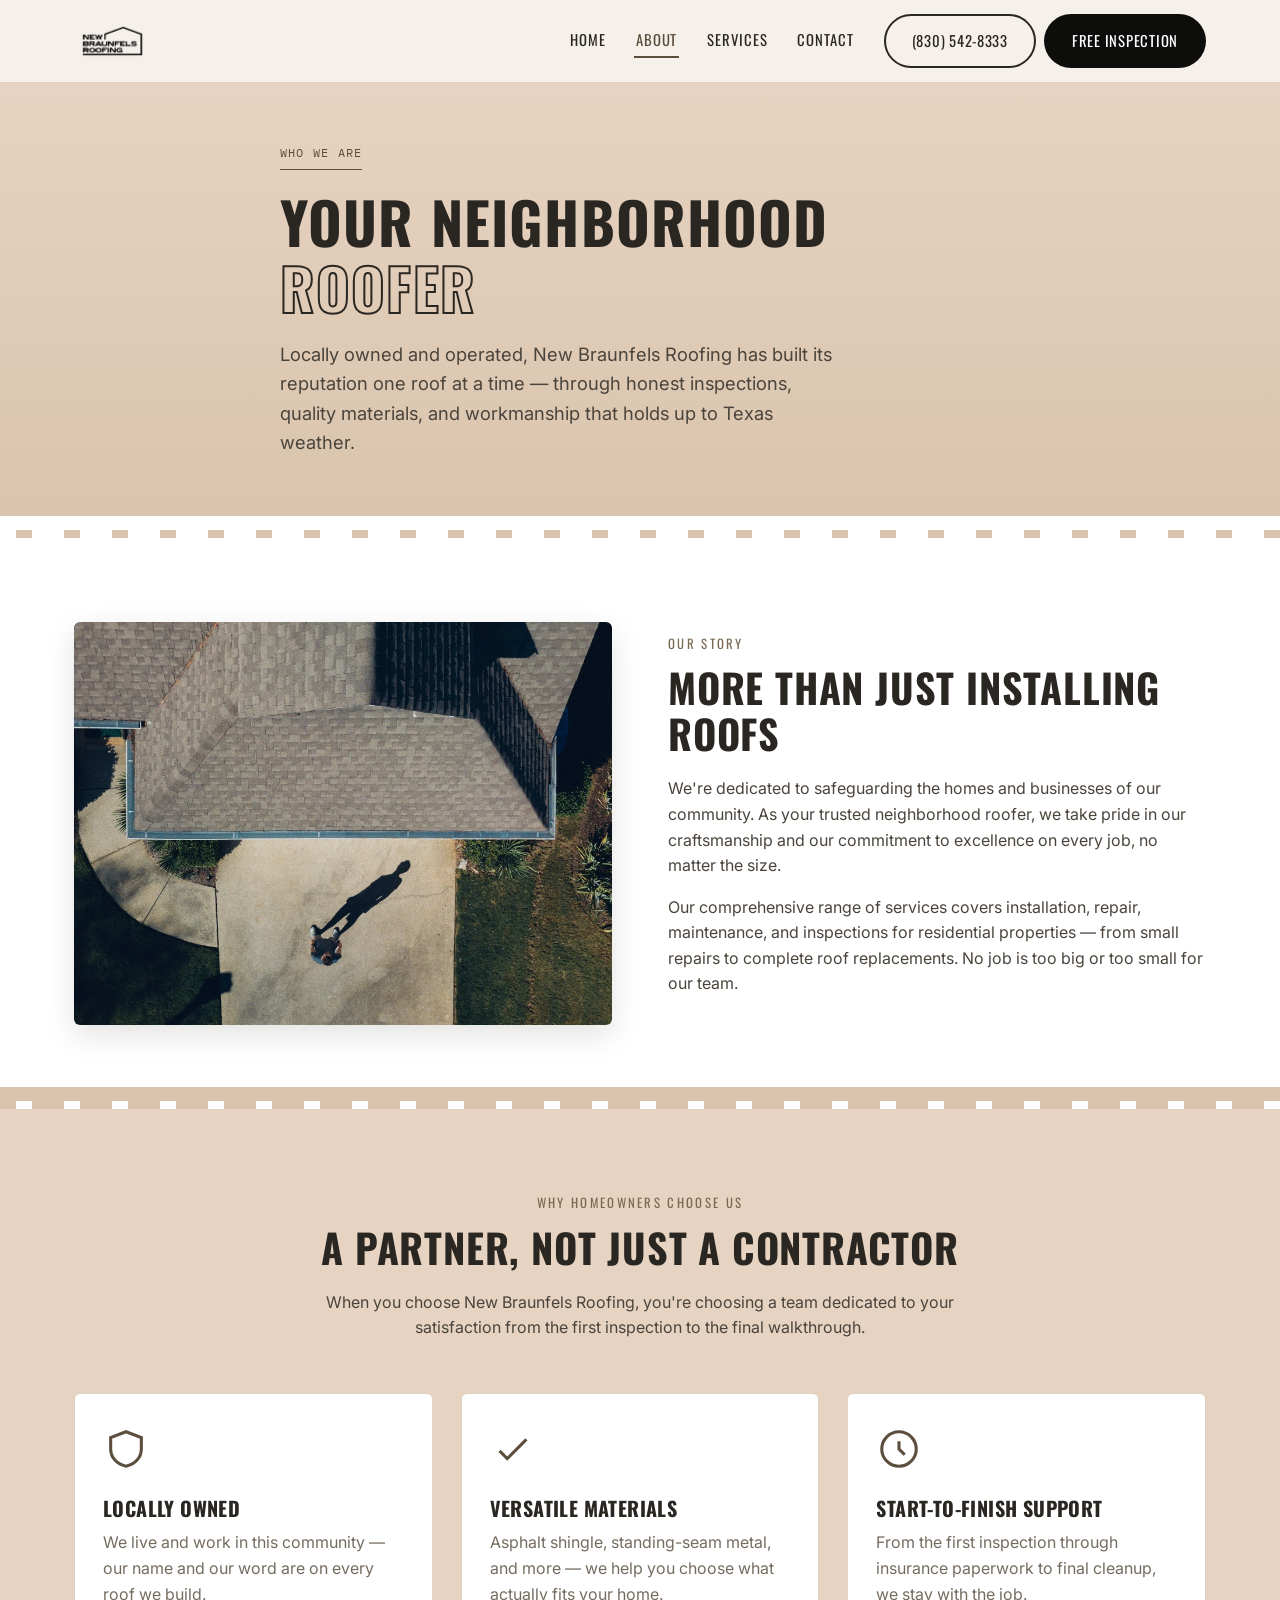
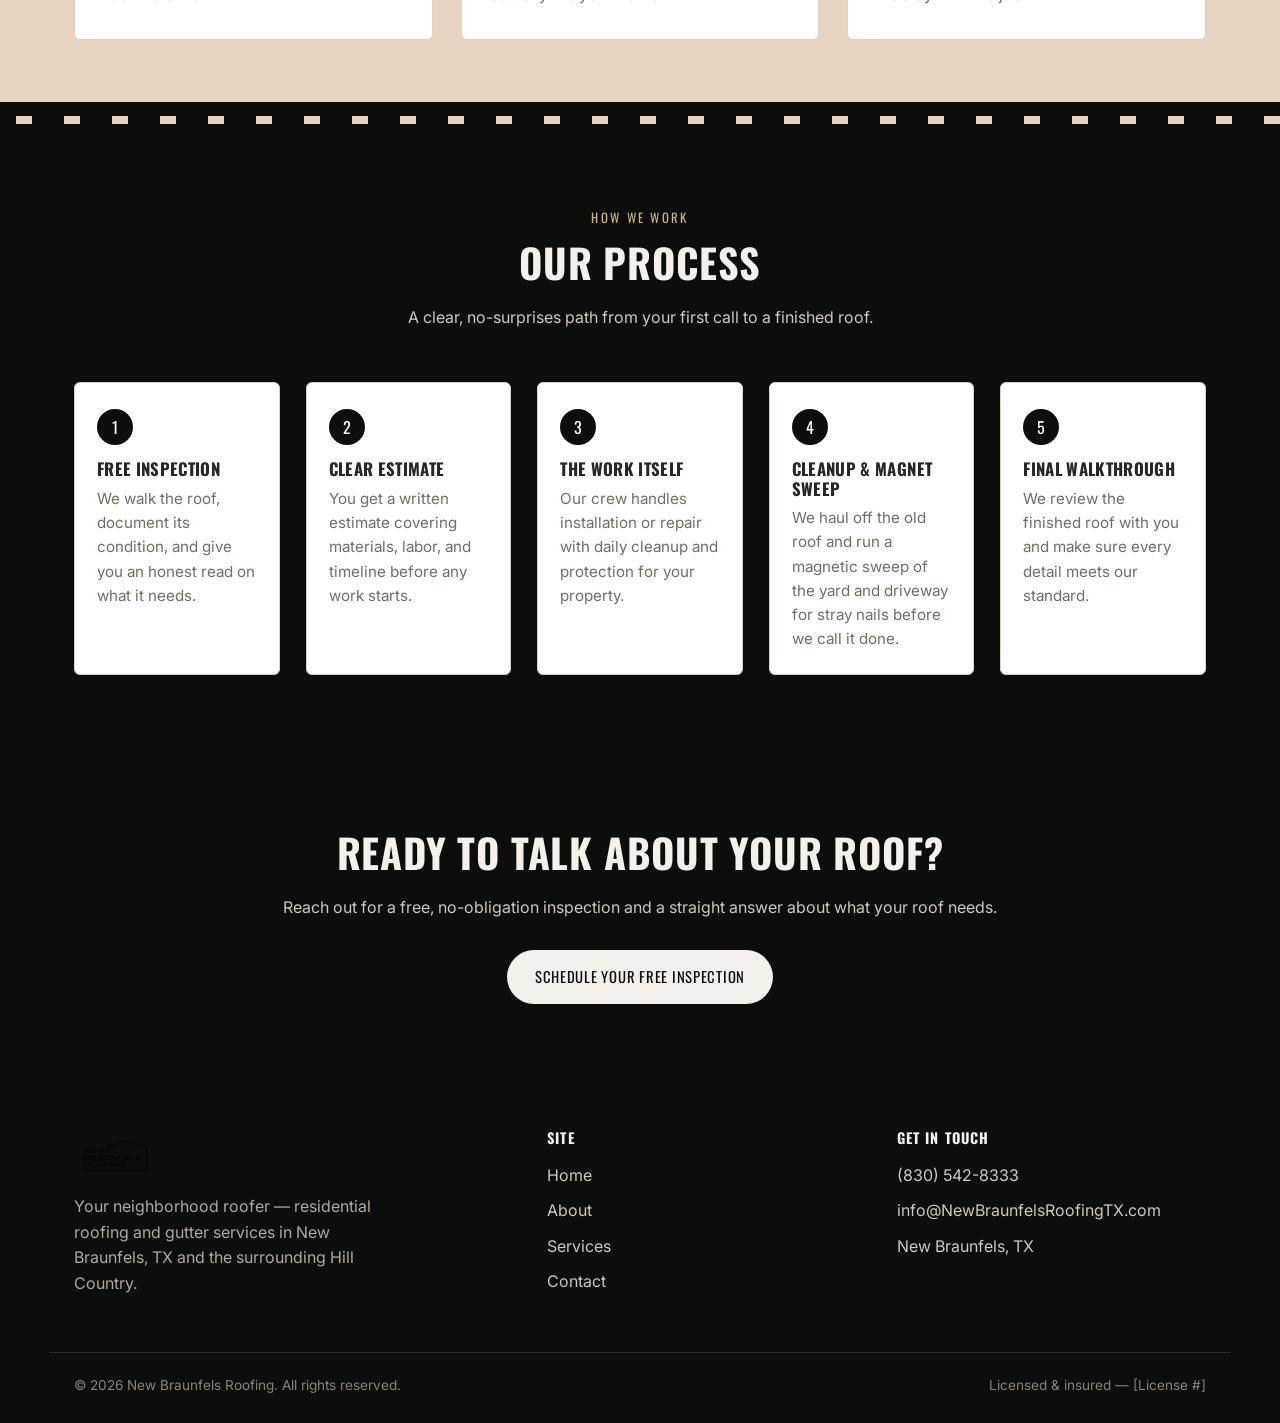
<file: new-braunfels-roofing/about.html>
<!DOCTYPE html>
<html lang="en">
<head>
<meta charset="UTF-8">
<meta name="viewport" content="width=device-width, initial-scale=1.0">
<title>About Us | New Braunfels Roofing</title>
<meta name="description" content="New Braunfels Roofing is a locally owned and operated residential roofing contractor. Learn about our team, our process, and why homeowners in New Braunfels trust us.">
<link rel="icon" href="assets/logo.png">
<link rel="preconnect" href="https://fonts.googleapis.com">
<link rel="preconnect" href="https://fonts.gstatic.com" crossorigin>
<link href="https://fonts.googleapis.com/css2?family=Oswald:wght@500;600;700&family=Inter:wght@400;500;600&family=IBM+Plex+Mono:wght@400;500&display=swap" rel="stylesheet">
<link rel="stylesheet" href="assets/styles.css">
</head>
<body>
<a class="skip-link" href="#main">Skip to content</a>

<header class="site-header">
  <div class="site-header__bar container">
    <a class="brand" href="index.html">
      <img src="assets/logo.png" alt="New Braunfels Roofing logo">
    </a>
    <nav class="nav" aria-label="Primary">
      <ul class="nav__list">
        <li><a href="index.html">Home</a></li>
        <li><a href="about.html" aria-current="page">About</a></li>
        <li><a href="services.html">Services</a></li>
        <li><a href="contact.html">Contact</a></li>
      </ul>
      <div class="nav__cta">
        <a class="btn btn--outline" href="tel:8305428333">(830) 542-8333</a>
        <a class="btn btn--primary" href="contact.html">Free Inspection</a>
      </div>
    </nav>
    <button class="nav-toggle" aria-expanded="false" aria-label="Toggle menu">
      <span class="nav-toggle__bar"></span>
      <span class="nav-toggle__bar"></span>
      <span class="nav-toggle__bar"></span>
    </button>
  </div>
</header>

<main id="main">

  <section class="hero hero--simple">
    <div class="hero__grid hero__grid--single">
      <div class="hero__inner">
        <span class="hero__eyebrow">Who We Are</span>
        <h1><span class="hero__line">Your Neighborhood</span><span class="hero__line outline-word">Roofer</span></h1>
        <p class="hero__sub">Locally owned and operated, New Braunfels Roofing has built its reputation one roof at a time — through honest inspections, quality materials, and workmanship that holds up to Texas weather.</p>
      </div>
    </div>
  </section>
  <div class="shingle-divider shingle-divider--white" aria-hidden="true"></div>

  <section class="section section--white">
    <div class="container split">
      <img src="assets/photo-2.jpg" alt="New Braunfels Roofing crew member on a residential job site">
      <div>
        <span class="eyebrow">Our Story</span>
        <h2>More Than Just Installing Roofs</h2>
        <p>We're dedicated to safeguarding the homes and businesses of our community. As your trusted neighborhood roofer, we take pride in our craftsmanship and our commitment to excellence on every job, no matter the size.</p>
        <p>Our comprehensive range of services covers installation, repair, maintenance, and inspections for residential properties — from small repairs to complete roof replacements. No job is too big or too small for our team.</p>
      </div>
    </div>
  </section>

  <div class="shingle-divider shingle-divider--sand" aria-hidden="true"></div>

  <section class="section section--sand">
    <div class="container">
      <div class="section__head">
        <span class="eyebrow">Why Homeowners Choose Us</span>
        <h2>A Partner, Not Just a Contractor</h2>
        <p>When you choose New Braunfels Roofing, you're choosing a team dedicated to your satisfaction from the first inspection to the final walkthrough.</p>
      </div>
      <div class="grid grid--3">
        <div class="card">
          <svg class="card__icon" viewBox="0 0 24 24" fill="none" stroke="currentColor" stroke-width="1.6" aria-hidden="true"><path d="M12 3 4 6v6c0 4.5 3.2 7.9 8 9 4.8-1.1 8-4.5 8-9V6l-8-3Z"/></svg>
          <h3>Locally Owned</h3>
          <p>We live and work in this community — our name and our word are on every roof we build.</p>
        </div>
        <div class="card">
          <svg class="card__icon" viewBox="0 0 24 24" fill="none" stroke="currentColor" stroke-width="1.6" aria-hidden="true"><path d="m5 13 4 4L19 7"/></svg>
          <h3>Versatile Materials</h3>
          <p>Asphalt shingle, standing-seam metal, and more — we help you choose what actually fits your home.</p>
        </div>
        <div class="card">
          <svg class="card__icon" viewBox="0 0 24 24" fill="none" stroke="currentColor" stroke-width="1.6" aria-hidden="true"><path d="M12 8v4l3 3"/><circle cx="12" cy="12" r="9"/></svg>
          <h3>Start-to-Finish Support</h3>
          <p>From the first inspection through insurance paperwork to final cleanup, we stay with the job.</p>
        </div>
      </div>
    </div>
  </section>

  <div class="shingle-divider shingle-divider--black" aria-hidden="true"></div>

  <section class="section section--black">
    <div class="container">
      <div class="section__head">
        <span class="eyebrow">How We Work</span>
        <h2>Our Process</h2>
        <p>A clear, no-surprises path from your first call to a finished roof.</p>
      </div>
      <div class="steps">
        <div class="step">
          <h3>Free Inspection</h3>
          <p>We walk the roof, document its condition, and give you an honest read on what it needs.</p>
        </div>
        <div class="step">
          <h3>Clear Estimate</h3>
          <p>You get a written estimate covering materials, labor, and timeline before any work starts.</p>
        </div>
        <div class="step">
          <h3>The Work Itself</h3>
          <p>Our crew handles installation or repair with daily cleanup and protection for your property.</p>
        </div>
        <div class="step">
          <h3>Cleanup &amp; Magnet Sweep</h3>
          <p>We haul off the old roof and run a magnetic sweep of the yard and driveway for stray nails before we call it done.</p>
        </div>
        <div class="step">
          <h3>Final Walkthrough</h3>
          <p>We review the finished roof with you and make sure every detail meets our standard.</p>
        </div>
      </div>
    </div>
  </section>

  <section class="cta-band">
    <div class="container">
      <h2>Ready to Talk About Your Roof?</h2>
      <p>Reach out for a free, no-obligation inspection and a straight answer about what your roof needs.</p>
      <a class="btn btn--light" href="contact.html">Schedule Your Free Inspection</a>
    </div>
  </section>

</main>

<footer class="site-footer">
  <div class="container footer-grid">
    <div class="footer-brand">
      <img src="assets/logo.png" alt="New Braunfels Roofing logo">
      <p>Your neighborhood roofer — residential roofing and gutter services in New Braunfels, TX and the surrounding Hill Country.</p>
    </div>
    <div>
      <h4>Site</h4>
      <ul class="footer-list">
        <li><a href="index.html">Home</a></li>
        <li><a href="about.html">About</a></li>
        <li><a href="services.html">Services</a></li>
        <li><a href="contact.html">Contact</a></li>
      </ul>
    </div>
    <div>
      <h4>Get In Touch</h4>
      <ul class="footer-list">
        <li><a href="tel:8305428333">(830) 542-8333</a></li>
        <li><a href="mailto:info@NewBraunfelsRoofingTX.com">info@NewBraunfelsRoofingTX.com</a></li>
        <li>New Braunfels, TX</li>
      </ul>
    </div>
  </div>
  <div class="container footer-bottom">
    <span>&copy; <span id="year"></span> New Braunfels Roofing. All rights reserved.</span>
    <span>Licensed &amp; insured — [License #]</span>
  </div>
</footer>

<script>document.getElementById('year').textContent = new Date().getFullYear();</script>
<script src="assets/main.js"></script>
</body>
</html>
</file>
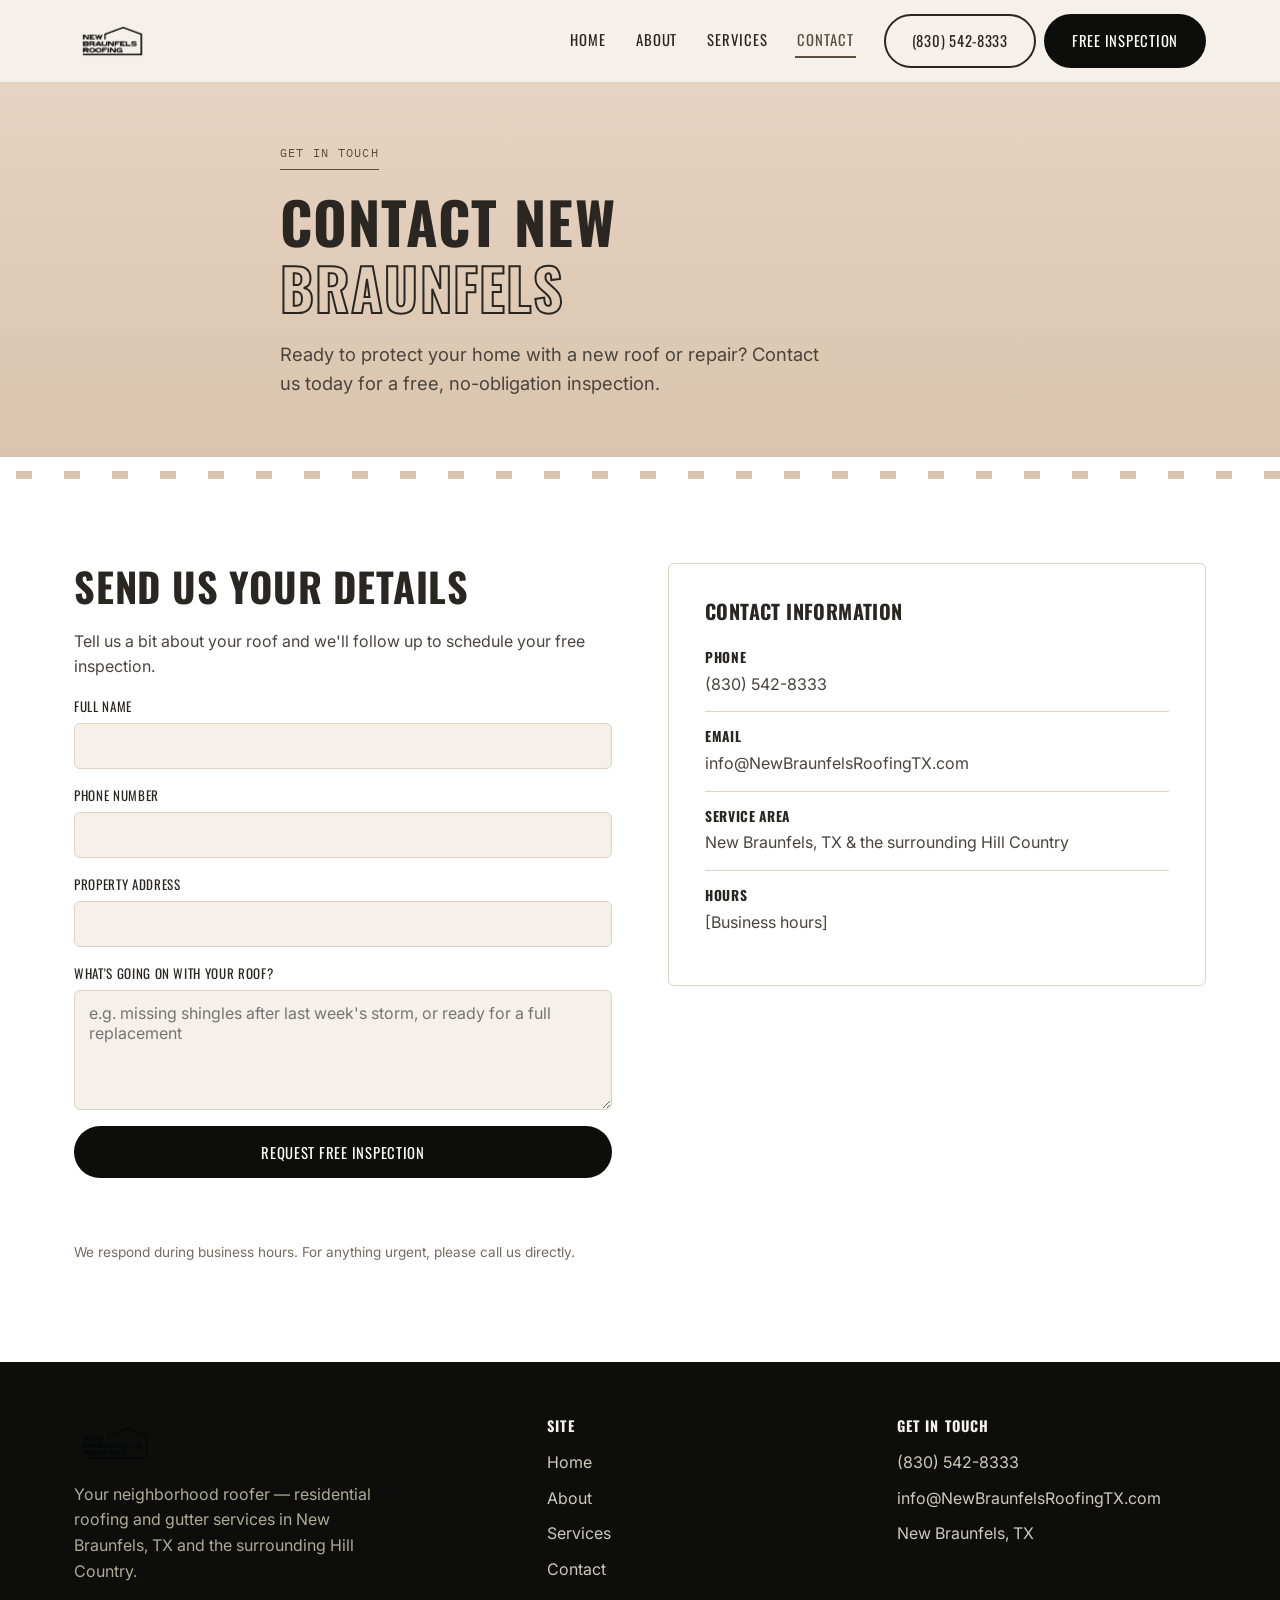
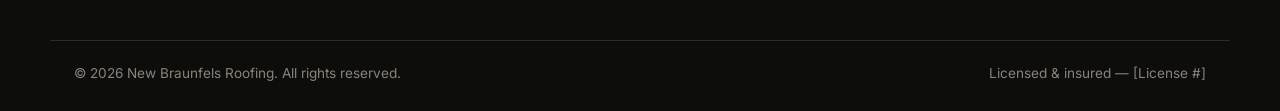
<file: new-braunfels-roofing/contact.html>
<!DOCTYPE html>
<html lang="en">
<head>
<meta charset="UTF-8">
<meta name="viewport" content="width=device-width, initial-scale=1.0">
<title>Contact Us | New Braunfels Roofing</title>
<meta name="description" content="Schedule a free roof inspection with New Braunfels Roofing. Call (830) 542-8333 or send us your details and we'll get back to you.">
<link rel="icon" href="assets/logo.png">
<link rel="preconnect" href="https://fonts.googleapis.com">
<link rel="preconnect" href="https://fonts.gstatic.com" crossorigin>
<link href="https://fonts.googleapis.com/css2?family=Oswald:wght@500;600;700&family=Inter:wght@400;500;600&family=IBM+Plex+Mono:wght@400;500&display=swap" rel="stylesheet">
<link rel="stylesheet" href="assets/styles.css">
</head>
<body>
<a class="skip-link" href="#main">Skip to content</a>

<header class="site-header">
  <div class="site-header__bar container">
    <a class="brand" href="index.html">
      <img src="assets/logo.png" alt="New Braunfels Roofing logo">
    </a>
    <nav class="nav" aria-label="Primary">
      <ul class="nav__list">
        <li><a href="index.html">Home</a></li>
        <li><a href="about.html">About</a></li>
        <li><a href="services.html">Services</a></li>
        <li><a href="contact.html" aria-current="page">Contact</a></li>
      </ul>
      <div class="nav__cta">
        <a class="btn btn--outline" href="tel:8305428333">(830) 542-8333</a>
        <a class="btn btn--primary" href="contact.html">Free Inspection</a>
      </div>
    </nav>
    <button class="nav-toggle" aria-expanded="false" aria-label="Toggle menu">
      <span class="nav-toggle__bar"></span>
      <span class="nav-toggle__bar"></span>
      <span class="nav-toggle__bar"></span>
    </button>
  </div>
</header>

<main id="main">

  <section class="hero hero--simple">
    <div class="hero__grid hero__grid--single">
      <div class="hero__inner">
        <span class="hero__eyebrow">Get In Touch</span>
        <h1><span class="hero__line">Contact New</span><span class="hero__line outline-word">Braunfels</span></h1>
        <p class="hero__sub">Ready to protect your home with a new roof or repair? Contact us today for a free, no-obligation inspection.</p>
      </div>
    </div>
  </section>
  <div class="shingle-divider shingle-divider--white" aria-hidden="true"></div>

  <section class="section section--white">
    <div class="container contact-grid">

      <div>
        <h2>Send Us Your Details</h2>
        <p>Tell us a bit about your roof and we'll follow up to schedule your free inspection.</p>
        <form class="contact-form" novalidate>
          <div class="field">
            <label for="name">Full name</label>
            <input id="name" name="name" type="text" autocomplete="name" required>
          </div>
          <div class="field">
            <label for="phone">Phone number</label>
            <input id="phone" name="phone" type="tel" autocomplete="tel" required>
          </div>
          <div class="field">
            <label for="address">Property address</label>
            <input id="address" name="address" type="text" autocomplete="street-address">
          </div>
          <div class="field">
            <label for="message">What's going on with your roof?</label>
            <textarea id="message" name="message" placeholder="e.g. missing shingles after last week's storm, or ready for a full replacement"></textarea>
          </div>
          <button class="btn btn--primary" type="submit">Request Free Inspection</button>
          <p class="form-status" role="status" aria-live="polite"></p>
          <p class="form-note">We respond during business hours. For anything urgent, please call us directly.</p>
        </form>
      </div>

      <div>
        <div class="contact-card">
          <h3 class="mt-0">Contact Information</h3>
          <div class="contact-info__row">
            <div>
              <strong>Phone</strong>
              <a href="tel:8305428333">(830) 542-8333</a>
            </div>
          </div>
          <div class="contact-info__row">
            <div>
              <strong>Email</strong>
              <a href="mailto:info@NewBraunfelsRoofingTX.com">info@NewBraunfelsRoofingTX.com</a>
            </div>
          </div>
          <div class="contact-info__row">
            <div>
              <strong>Service Area</strong>
              <span>New Braunfels, TX &amp; the surrounding Hill Country</span>
            </div>
          </div>
          <div class="contact-info__row">
            <div>
              <strong>Hours</strong>
              <span>[Business hours]</span>
            </div>
          </div>
        </div>
      </div>

    </div>
  </section>

</main>

<footer class="site-footer">
  <div class="container footer-grid">
    <div class="footer-brand">
      <img src="assets/logo.png" alt="New Braunfels Roofing logo">
      <p>Your neighborhood roofer — residential roofing and gutter services in New Braunfels, TX and the surrounding Hill Country.</p>
    </div>
    <div>
      <h4>Site</h4>
      <ul class="footer-list">
        <li><a href="index.html">Home</a></li>
        <li><a href="about.html">About</a></li>
        <li><a href="services.html">Services</a></li>
        <li><a href="contact.html">Contact</a></li>
      </ul>
    </div>
    <div>
      <h4>Get In Touch</h4>
      <ul class="footer-list">
        <li><a href="tel:8305428333">(830) 542-8333</a></li>
        <li><a href="mailto:info@NewBraunfelsRoofingTX.com">info@NewBraunfelsRoofingTX.com</a></li>
        <li>New Braunfels, TX</li>
      </ul>
    </div>
  </div>
  <div class="container footer-bottom">
    <span>&copy; <span id="year"></span> New Braunfels Roofing. All rights reserved.</span>
    <span>Licensed &amp; insured — [License #]</span>
  </div>
</footer>

<script>document.getElementById('year').textContent = new Date().getFullYear();</script>
<script src="assets/main.js"></script>
</body>
</html>
</file>
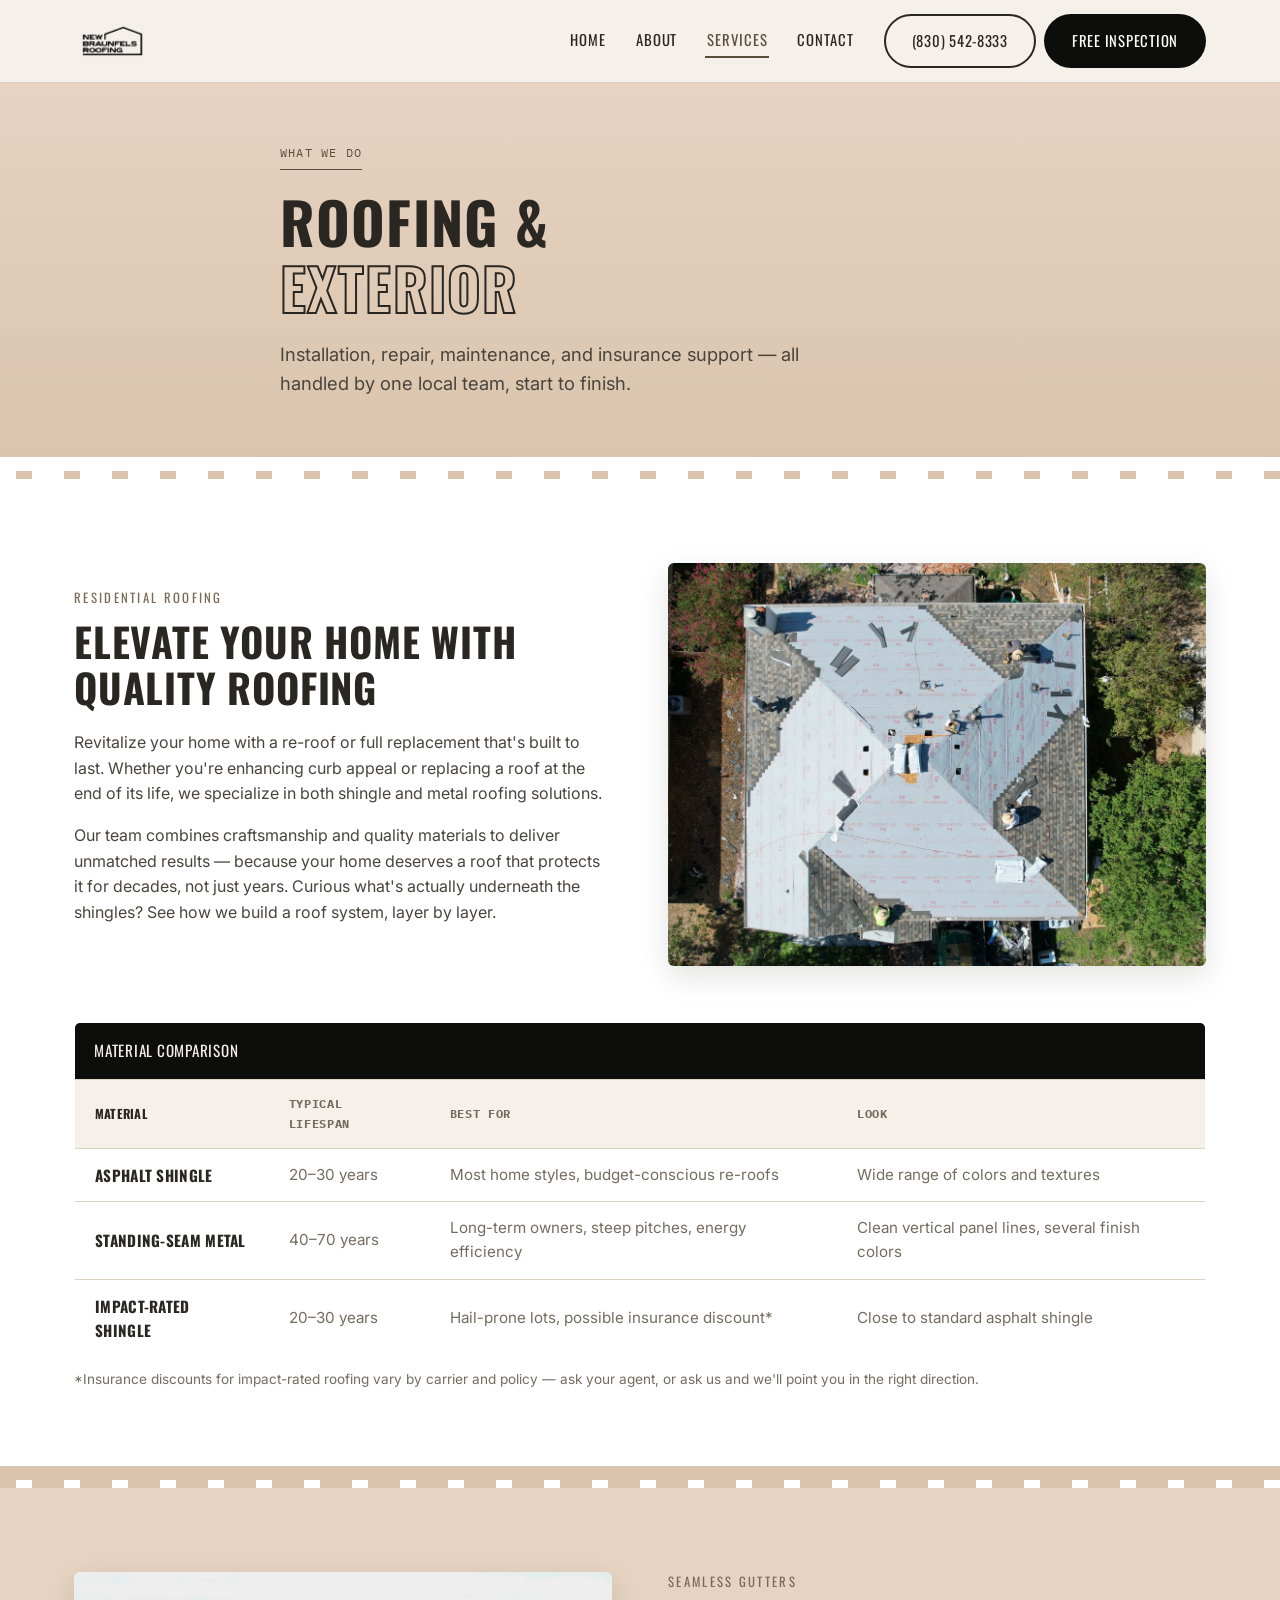
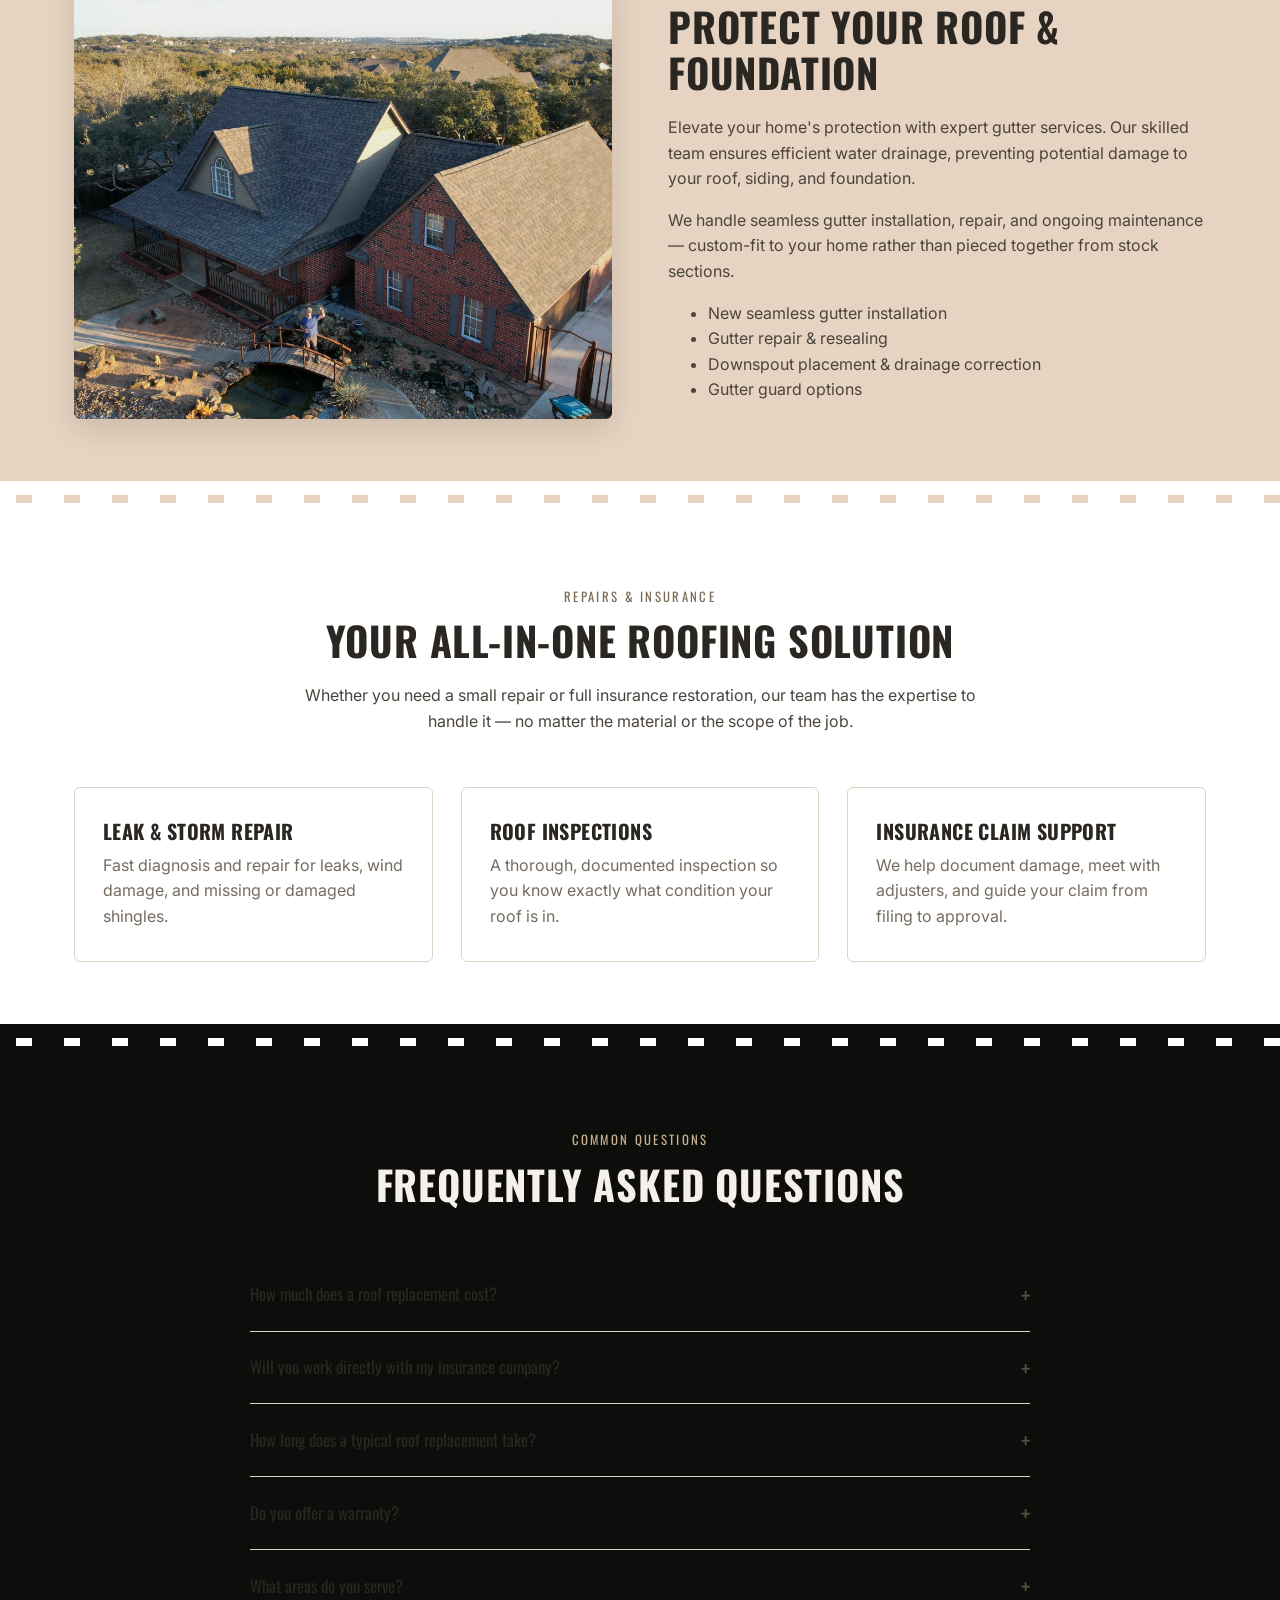
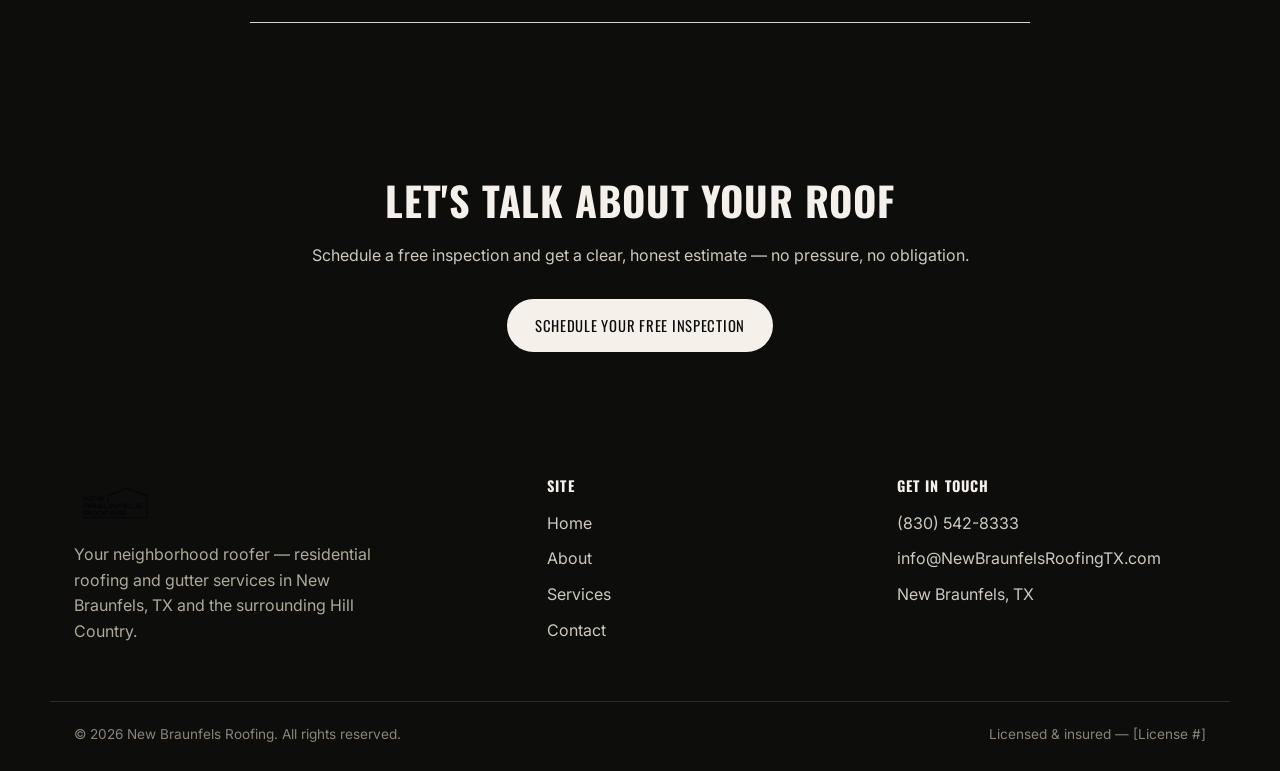
<file: new-braunfels-roofing/services.html>
<!DOCTYPE html>
<html lang="en">
<head>
<meta charset="UTF-8">
<meta name="viewport" content="width=device-width, initial-scale=1.0">
<title>Services | New Braunfels Roofing</title>
<meta name="description" content="Residential roofing, seamless gutters, repairs, and insurance claim assistance from New Braunfels Roofing. Asphalt shingle and metal roofing systems, storm damage repair, and more.">
<link rel="icon" href="assets/logo.png">
<link rel="preconnect" href="https://fonts.googleapis.com">
<link rel="preconnect" href="https://fonts.gstatic.com" crossorigin>
<link href="https://fonts.googleapis.com/css2?family=Oswald:wght@500;600;700&family=Inter:wght@400;500;600&family=IBM+Plex+Mono:wght@400;500&display=swap" rel="stylesheet">
<link rel="stylesheet" href="assets/styles.css">
</head>
<body>
<a class="skip-link" href="#main">Skip to content</a>

<header class="site-header">
  <div class="site-header__bar container">
    <a class="brand" href="index.html">
      <img src="assets/logo.png" alt="New Braunfels Roofing logo">
    </a>
    <nav class="nav" aria-label="Primary">
      <ul class="nav__list">
        <li><a href="index.html">Home</a></li>
        <li><a href="about.html">About</a></li>
        <li><a href="services.html" aria-current="page">Services</a></li>
        <li><a href="contact.html">Contact</a></li>
      </ul>
      <div class="nav__cta">
        <a class="btn btn--outline" href="tel:8305428333">(830) 542-8333</a>
        <a class="btn btn--primary" href="contact.html">Free Inspection</a>
      </div>
    </nav>
    <button class="nav-toggle" aria-expanded="false" aria-label="Toggle menu">
      <span class="nav-toggle__bar"></span>
      <span class="nav-toggle__bar"></span>
      <span class="nav-toggle__bar"></span>
    </button>
  </div>
</header>

<main id="main">

  <section class="hero hero--simple">
    <div class="hero__grid hero__grid--single">
      <div class="hero__inner">
        <span class="hero__eyebrow">What We Do</span>
        <h1><span class="hero__line">Roofing &amp;</span><span class="hero__line outline-word">Exterior</span></h1>
        <p class="hero__sub">Installation, repair, maintenance, and insurance support — all handled by one local team, start to finish.</p>
      </div>
    </div>
  </section>
  <div class="shingle-divider shingle-divider--white" aria-hidden="true"></div>

  <section class="section section--white" id="residential" aria-labelledby="residential-heading">
    <div class="container split">
      <div>
        <span class="eyebrow">Residential Roofing</span>
        <h2 id="residential-heading">Elevate Your Home With Quality Roofing</h2>
        <p>Revitalize your home with a re-roof or full replacement that's built to last. Whether you're enhancing curb appeal or replacing a roof at the end of its life, we specialize in both shingle and metal roofing solutions.</p>
        <p>Our team combines craftsmanship and quality materials to deliver unmatched results — because your home deserves a roof that protects it for decades, not just years. Curious what's actually underneath the shingles? <a href="index.html#anatomy-heading">See how we build a roof system, layer by layer</a>.</p>
      </div>
      <img src="assets/aerial-1.jpg" alt="Aerial view of a completed residential shingle roof">
    </div>

    <div class="container" style="margin-top:56px;">
      <table class="spec-table">
        <caption>Material Comparison</caption>
        <thead>
          <tr>
            <th scope="col">Material</th>
            <th scope="col">Typical Lifespan</th>
            <th scope="col">Best For</th>
            <th scope="col">Look</th>
          </tr>
        </thead>
        <tbody>
          <tr>
            <th scope="row">Asphalt Shingle</th>
            <td>20–30 years</td>
            <td>Most home styles, budget-conscious re-roofs</td>
            <td>Wide range of colors and textures</td>
          </tr>
          <tr>
            <th scope="row">Standing-Seam Metal</th>
            <td>40–70 years</td>
            <td>Long-term owners, steep pitches, energy efficiency</td>
            <td>Clean vertical panel lines, several finish colors</td>
          </tr>
          <tr>
            <th scope="row">Impact-Rated Shingle</th>
            <td>20–30 years</td>
            <td>Hail-prone lots, possible insurance discount*</td>
            <td>Close to standard asphalt shingle</td>
          </tr>
        </tbody>
      </table>
      <p class="form-note" style="margin-top:12px;">*Insurance discounts for impact-rated roofing vary by carrier and policy — ask your agent, or ask us and we'll point you in the right direction.</p>
    </div>
  </section>
  <div class="shingle-divider shingle-divider--sand" aria-hidden="true"></div>

  <section class="section section--sand" id="gutters" aria-labelledby="gutters-heading">
    <div class="container split">
      <img src="assets/aerial-2.jpg" alt="Aerial view of a home with a newly installed roof and gutters">
      <div>
        <span class="eyebrow">Seamless Gutters</span>
        <h2 id="gutters-heading">Protect Your Roof &amp; Foundation</h2>
        <p>Elevate your home's protection with expert gutter services. Our skilled team ensures efficient water drainage, preventing potential damage to your roof, siding, and foundation.</p>
        <p>We handle seamless gutter installation, repair, and ongoing maintenance — custom-fit to your home rather than pieced together from stock sections.</p>
        <ul>
          <li>New seamless gutter installation</li>
          <li>Gutter repair &amp; resealing</li>
          <li>Downspout placement &amp; drainage correction</li>
          <li>Gutter guard options</li>
        </ul>
      </div>
    </div>
  </section>

  <div class="shingle-divider shingle-divider--white" aria-hidden="true"></div>

  <section class="section section--white" id="repairs" aria-labelledby="repairs-heading">
    <div class="container">
      <div class="section__head">
        <span class="eyebrow">Repairs &amp; Insurance</span>
        <h2 id="repairs-heading">Your All-in-One Roofing Solution</h2>
        <p>Whether you need a small repair or full insurance restoration, our team has the expertise to handle it — no matter the material or the scope of the job.</p>
      </div>
      <div class="grid grid--3">
        <div class="card">
          <h3>Leak &amp; Storm Repair</h3>
          <p>Fast diagnosis and repair for leaks, wind damage, and missing or damaged shingles.</p>
        </div>
        <div class="card">
          <h3>Roof Inspections</h3>
          <p>A thorough, documented inspection so you know exactly what condition your roof is in.</p>
        </div>
        <div class="card">
          <h3>Insurance Claim Support</h3>
          <p>We help document damage, meet with adjusters, and guide your claim from filing to approval.</p>
        </div>
      </div>
    </div>
  </section>

  <div class="shingle-divider shingle-divider--black" aria-hidden="true"></div>

  <section class="section section--black" aria-labelledby="faq-heading">
    <div class="container">
      <div class="section__head">
        <span class="eyebrow">Common Questions</span>
        <h2 id="faq-heading">Frequently Asked Questions</h2>
      </div>
      <div class="faq">
        <details>
          <summary>How much does a roof replacement cost?</summary>
          <p>Cost depends on your roof's size, pitch, current condition, and the material you choose. We provide a written estimate after a free, in-person inspection — no guesswork over the phone.</p>
        </details>
        <details>
          <summary>Will you work directly with my insurance company?</summary>
          <p>Yes. If your roof has storm or wind damage, we can document it, meet with your adjuster, and help walk your claim through to approval.</p>
        </details>
        <details>
          <summary>How long does a typical roof replacement take?</summary>
          <p>Most residential re-roofs are completed in one to a few days depending on size, roof complexity, and weather. We'll give you a specific timeline as part of your estimate.</p>
        </details>
        <details>
          <summary>Do you offer a warranty?</summary>
          <p>We stand behind our workmanship, and materials carry manufacturer warranties. Ask us for the specific terms that apply to your project during your inspection.</p>
        </details>
        <details>
          <summary>What areas do you serve?</summary>
          <p>We're based in New Braunfels and serve the surrounding Hill Country, including Canyon Lake, Gruene, Seguin, San Marcos, Spring Branch, Bulverde, and Schertz.</p>
        </details>
      </div>
    </div>
  </section>

  <section class="cta-band">
    <div class="container">
      <h2>Let's Talk About Your Roof</h2>
      <p>Schedule a free inspection and get a clear, honest estimate — no pressure, no obligation.</p>
      <a class="btn btn--light" href="contact.html">Schedule Your Free Inspection</a>
    </div>
  </section>

</main>

<footer class="site-footer">
  <div class="container footer-grid">
    <div class="footer-brand">
      <img src="assets/logo.png" alt="New Braunfels Roofing logo">
      <p>Your neighborhood roofer — residential roofing and gutter services in New Braunfels, TX and the surrounding Hill Country.</p>
    </div>
    <div>
      <h4>Site</h4>
      <ul class="footer-list">
        <li><a href="index.html">Home</a></li>
        <li><a href="about.html">About</a></li>
        <li><a href="services.html">Services</a></li>
        <li><a href="contact.html">Contact</a></li>
      </ul>
    </div>
    <div>
      <h4>Get In Touch</h4>
      <ul class="footer-list">
        <li><a href="tel:8305428333">(830) 542-8333</a></li>
        <li><a href="mailto:info@NewBraunfelsRoofingTX.com">info@NewBraunfelsRoofingTX.com</a></li>
        <li>New Braunfels, TX</li>
      </ul>
    </div>
  </div>
  <div class="container footer-bottom">
    <span>&copy; <span id="year"></span> New Braunfels Roofing. All rights reserved.</span>
    <span>Licensed &amp; insured — [License #]</span>
  </div>
</footer>

<script>document.getElementById('year').textContent = new Date().getFullYear();</script>
<script src="assets/main.js"></script>
</body>
</html>
</file>
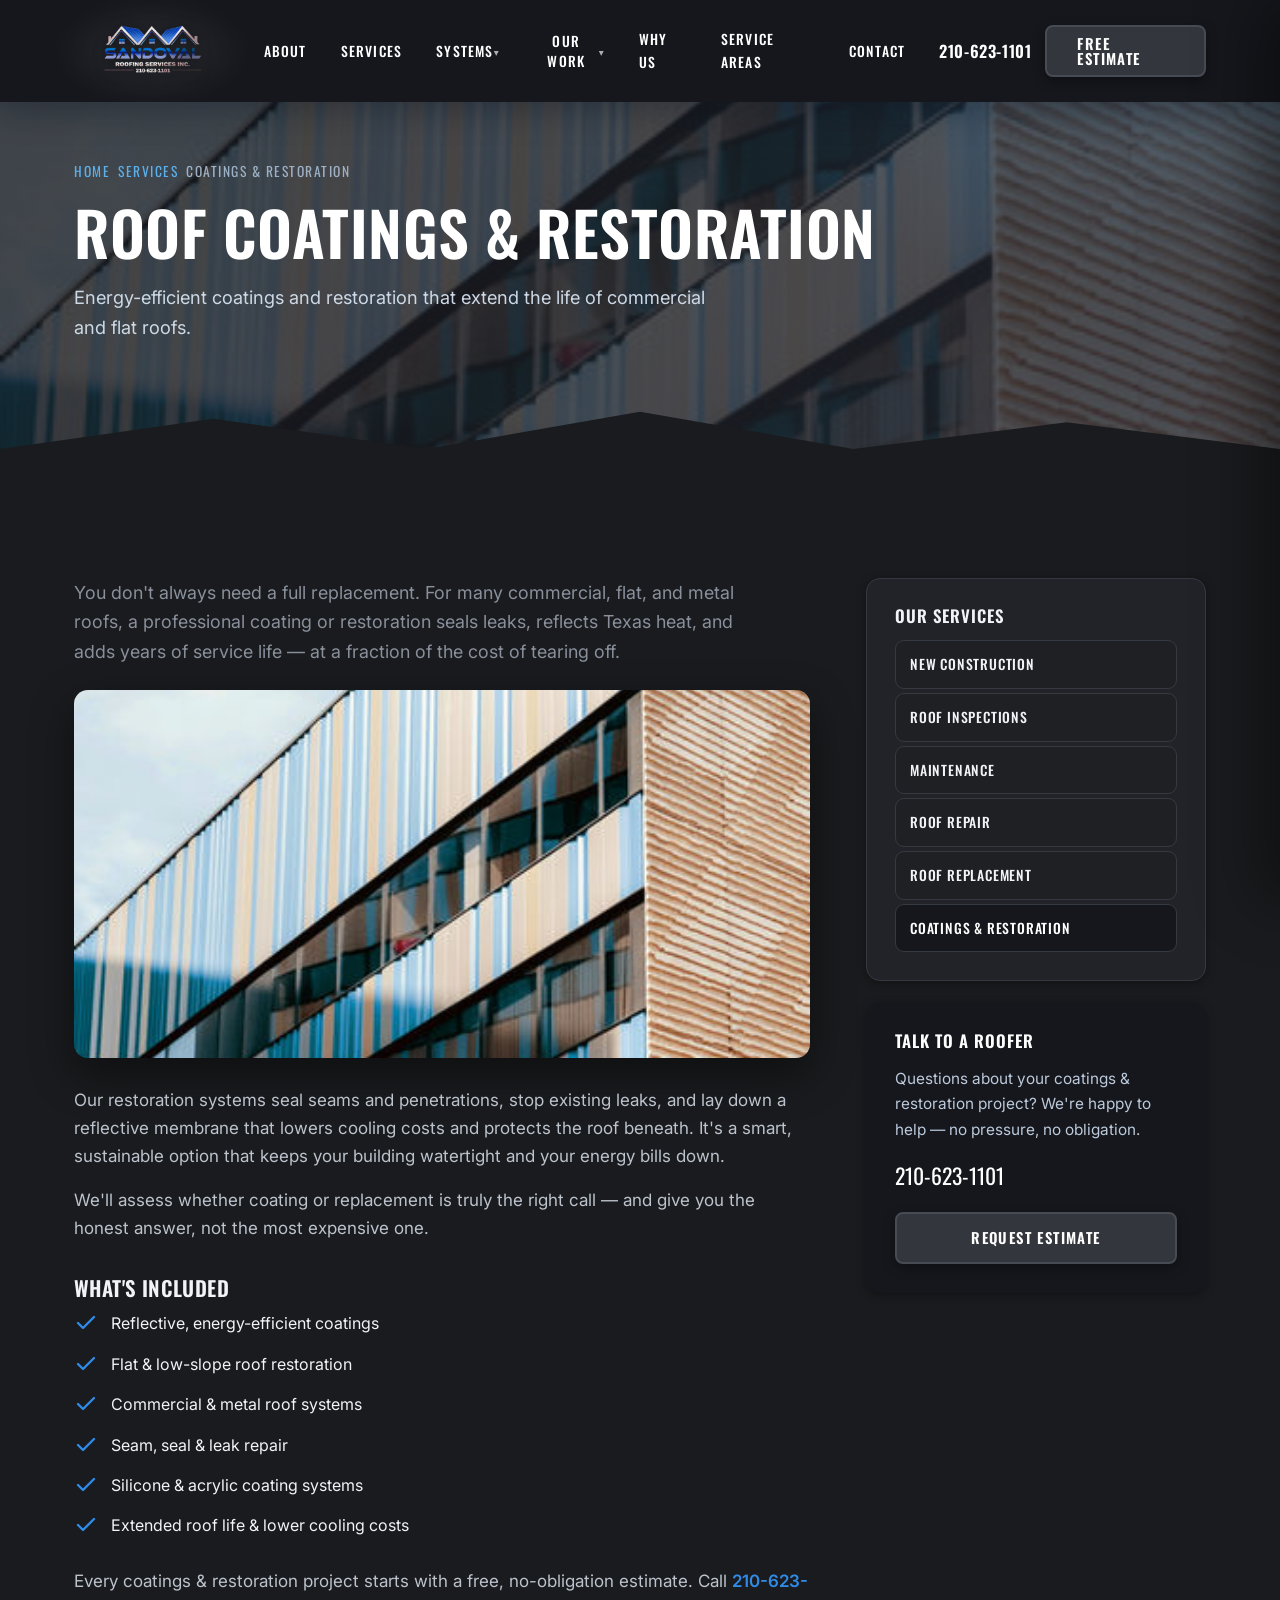
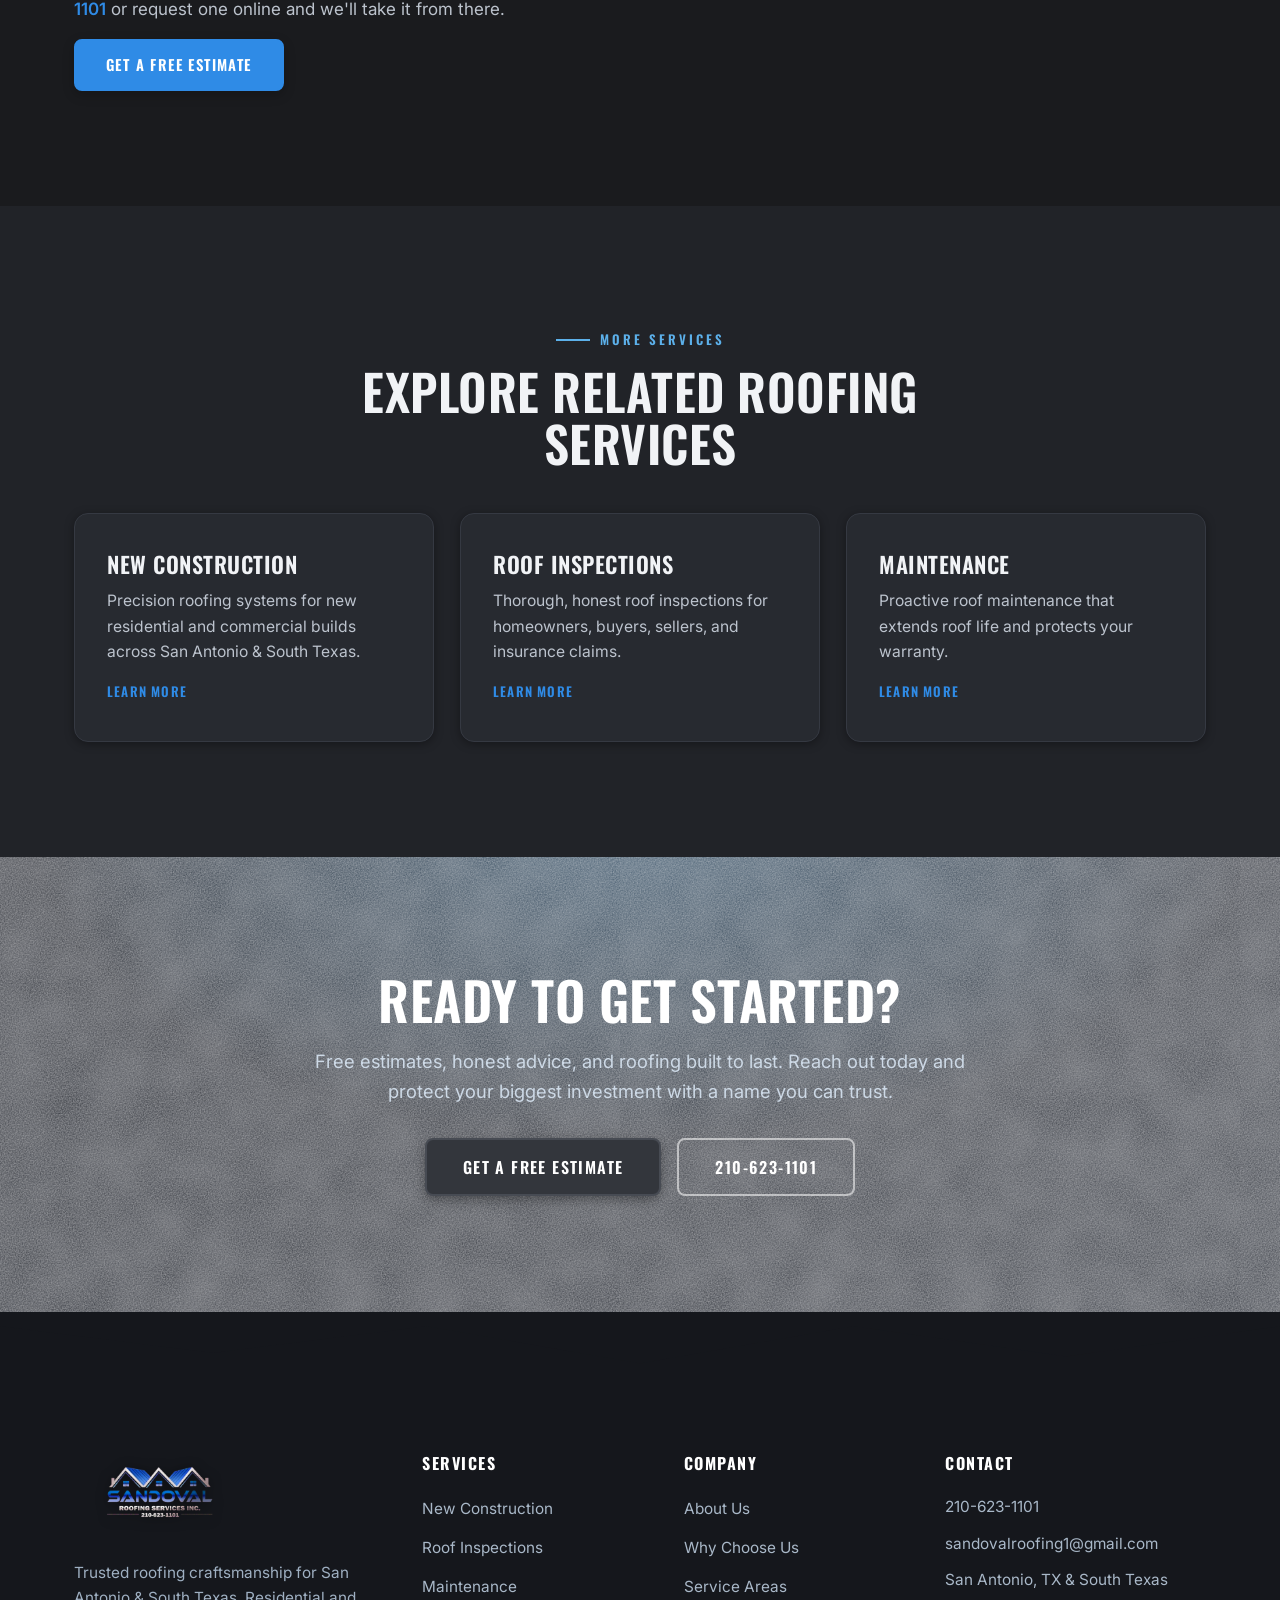
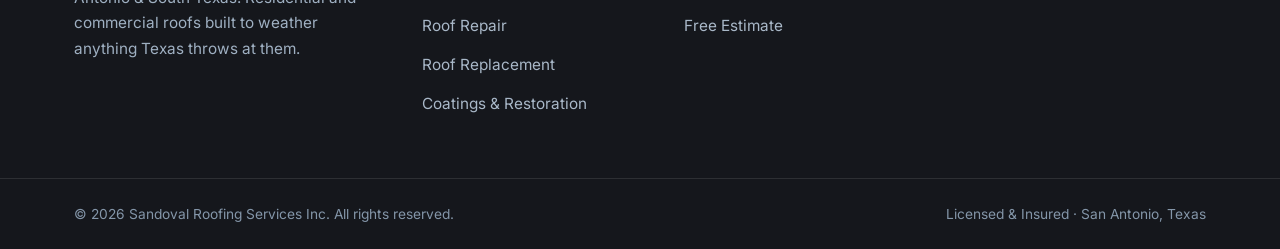
<file: services/coatings.html>
<!doctype html>
<html lang="en">
<head>
  <meta charset="utf-8" />
  <meta name="viewport" content="width=device-width, initial-scale=1" />
  <title>Roof Coatings & Restoration · San Antonio, TX | Sandoval Roofing Services Inc.</title>
  <meta name="description" content="Energy-efficient coatings and restoration that extend the life of commercial and flat roofs. Sandoval Roofing Services Inc. — call 210-623-1101 for a free estimate." />
  <meta name="theme-color" content="#0A2038" />
  <link rel="icon" href="../assets/sandoval-logo.png" />
  <link rel="preconnect" href="https://fonts.googleapis.com" />
  <link rel="preconnect" href="https://fonts.gstatic.com" crossorigin />
  <link href="https://fonts.googleapis.com/css2?family=Oswald:wght@400;500;600;700&family=Inter:wght@400;500;600;700&display=swap" rel="stylesheet" />
  <link rel="stylesheet" href="../assets/styles.css" />
  <script src="../assets/main.js" defer></script>
</head>
<body>

  <!-- NAV -->
  <header class="nav nav--fixedsolid" id="nav">
    <div class="wrap nav__row">
      <a href="../index.html" class="brand" aria-label="Sandoval Roofing Services — home">
        <span class="brand__chip"><img src="../assets/sandoval-logo.png" alt="Sandoval Roofing Services Inc. logo" /></span>
      </a>
      <nav class="nav__links" aria-label="Primary">
        <a href="../index.html#about">About</a>
        <a href="../index.html#services">Services</a>
        <span class="nav__item nav__item--drop"><button type="button" class="nav__drophead">Systems</button><div class="nav__drop"><a href="../residential-systems.html">Residential Systems</a><a href="../commercial-systems.html">Commercial Systems</a></div></span>
        <span class="nav__item nav__item--drop"><button type="button" class="nav__drophead">Our Work</button><div class="nav__drop"><a href="../index.html#projects">Commercial Projects</a><a href="../index.html#residential">Residential Projects</a></div></span>
        <a href="../index.html#why">Why Us</a>
        <a href="../index.html#areas">Service Areas</a>
        <a href="../index.html#contact">Contact</a>
      </nav>
      <div class="nav__cta">
        <a class="nav__phone" href="tel:+12106231101" aria-label="Call 2 1 0, 6 2 3, 1 1 0 1"><svg viewBox="0 0 24 24" fill="none" stroke="currentColor" stroke-width="2" stroke-linecap="round" stroke-linejoin="round"><path d="M22 16.92v3a2 2 0 0 1-2.18 2 19.79 19.79 0 0 1-8.63-3.07 19.5 19.5 0 0 1-6-6 19.79 19.79 0 0 1-3.07-8.67A2 2 0 0 1 4.11 2h3a2 2 0 0 1 2 1.72c.13.96.36 1.9.7 2.81a2 2 0 0 1-.45 2.11L8.09 9.91a16 16 0 0 0 6 6l1.27-1.27a2 2 0 0 1 2.11-.45c.9.34 1.85.57 2.81.7A2 2 0 0 1 22 16.92z"/></svg> 210-623-1101</a>
        <a class="btn btn--panel" href="../index.html#contact">Free Estimate</a>
      </div>
      <button class="nav__toggle" id="navToggle" aria-label="Open menu" aria-expanded="false" aria-controls="drawer"><span></span><span></span><span></span></button>
    </div>
  </header>

  <div class="scrim" id="scrim"></div>
  <aside class="drawer" id="drawer" aria-label="Mobile menu" aria-hidden="true">
    <button class="nav__close" id="navClose" aria-label="Close menu"><svg viewBox="0 0 24 24" fill="none" stroke="currentColor" stroke-width="2" stroke-linecap="round"><path d="M18 6 6 18M6 6l12 12"/></svg></button>
    <a href="../index.html#about">About</a>
    <a href="../index.html#services">Services</a>
    <button type="button" class="drawer__acc" aria-expanded="false" aria-controls="drawerSystems">Systems</button>
    <div class="drawer__panel" id="drawerSystems">
      <a href="../residential-systems.html" class="drawer__sub">Residential Systems</a>
      <a href="../commercial-systems.html" class="drawer__sub">Commercial Systems</a>
    </div>
    <button type="button" class="drawer__acc" aria-expanded="false" aria-controls="drawerWork">Our Work</button>
    <div class="drawer__panel" id="drawerWork">
      <a href="../index.html#projects" class="drawer__sub">Commercial Projects</a>
      <a href="../index.html#residential" class="drawer__sub">Residential Projects</a>
    </div>
    <a href="../index.html#why">Why Us</a>
    <a href="../index.html#areas">Service Areas</a>
    <a href="../index.html#contact">Contact</a>
    <a class="btn btn--panel" href="../index.html#contact">Get a Free Estimate</a>
    <div class="drawer__phone">Call us anytime <a href="tel:+12106231101">210-623-1101</a></div>
  </aside>

  <!-- SUBHERO -->
  <section class="subhero">
    <div class="subhero__bg"><img src="../assets/project-metal.jpg" alt="" aria-hidden="true" /></div>
    <div class="wrap">
      <nav class="crumbs" aria-label="Breadcrumb">
        <a href="../index.html">Home</a>
        <svg viewBox="0 0 24 24" fill="none" stroke="currentColor" stroke-width="2.4" stroke-linecap="round" stroke-linejoin="round"><path d="m9 6 6 6-6 6"/></svg>
        <a href="../index.html#services">Services</a>
        <svg viewBox="0 0 24 24" fill="none" stroke="currentColor" stroke-width="2.4" stroke-linecap="round" stroke-linejoin="round"><path d="m9 6 6 6-6 6"/></svg>
        <span>Coatings & Restoration</span>
      </nav>
      <h1>Roof Coatings & Restoration</h1>
      <p>Energy-efficient coatings and restoration that extend the life of commercial and flat roofs.</p>
    </div>
    <div class="subhero__wave" aria-hidden="true">
      <svg class="roofline" viewBox="0 0 1440 70" preserveAspectRatio="none"><path fill="currentColor" d="M0,70 L0,54 L240,20 L480,54 L720,12 L960,54 L1200,24 L1440,54 L1440,70 Z"/></svg>
    </div>
  </section>

  <!-- CONTENT -->
  <section class="pad">
    <div class="wrap svc-layout">
      <div class="prose reveal">
        <p class="lead">You don't always need a full replacement. For many commercial, flat, and metal roofs, a professional coating or restoration seals leaks, reflects Texas heat, and adds years of service life — at a fraction of the cost of tearing off.</p>
        <img src="../assets/project-metal.jpg" alt="Commercial metal roof restored with a reflective coating" loading="lazy" />
        <p>Our restoration systems seal seams and penetrations, stop existing leaks, and lay down a reflective membrane that lowers cooling costs and protects the roof beneath. It's a smart, sustainable option that keeps your building watertight and your energy bills down.</p>
        <p>We'll assess whether coating or replacement is truly the right call — and give you the honest answer, not the most expensive one.</p>
        <h3>What's Included</h3>
        <ul class="checklist">
          <li><svg viewBox="0 0 24 24" fill="none" stroke="currentColor" stroke-width="2.4" stroke-linecap="round" stroke-linejoin="round"><path d="M20 6 9 17l-5-5"/></svg> <span>Reflective, energy-efficient coatings</span></li>
          <li><svg viewBox="0 0 24 24" fill="none" stroke="currentColor" stroke-width="2.4" stroke-linecap="round" stroke-linejoin="round"><path d="M20 6 9 17l-5-5"/></svg> <span>Flat & low-slope roof restoration</span></li>
          <li><svg viewBox="0 0 24 24" fill="none" stroke="currentColor" stroke-width="2.4" stroke-linecap="round" stroke-linejoin="round"><path d="M20 6 9 17l-5-5"/></svg> <span>Commercial & metal roof systems</span></li>
          <li><svg viewBox="0 0 24 24" fill="none" stroke="currentColor" stroke-width="2.4" stroke-linecap="round" stroke-linejoin="round"><path d="M20 6 9 17l-5-5"/></svg> <span>Seam, seal & leak repair</span></li>
          <li><svg viewBox="0 0 24 24" fill="none" stroke="currentColor" stroke-width="2.4" stroke-linecap="round" stroke-linejoin="round"><path d="M20 6 9 17l-5-5"/></svg> <span>Silicone & acrylic coating systems</span></li>
          <li><svg viewBox="0 0 24 24" fill="none" stroke="currentColor" stroke-width="2.4" stroke-linecap="round" stroke-linejoin="round"><path d="M20 6 9 17l-5-5"/></svg> <span>Extended roof life & lower cooling costs</span></li>
        </ul>
        <p>Every coatings & restoration project starts with a free, no-obligation estimate. Call <a href="tel:+12106231101" style="color:var(--royal);font-weight:600">210-623-1101</a> or request one online and we'll take it from there.</p>
        <a class="btn" href="../index.html#contact">Get a Free Estimate <svg viewBox="0 0 24 24" fill="none" stroke="currentColor" stroke-width="2.4" stroke-linecap="round" stroke-linejoin="round"><path d="M5 12h14M13 6l6 6-6 6"/></svg></a>
      </div>

      <aside class="svc-side">
        <div class="side-card">
          <h4>Our Services</h4>
          <ul class="side-nav">
        <li><a href="new-construction.html">New Construction <svg viewBox="0 0 24 24" fill="none" stroke="currentColor" stroke-width="2.4" stroke-linecap="round" stroke-linejoin="round"><path d="m9 6 6 6-6 6"/></svg></a></li>
        <li><a href="inspections.html">Roof Inspections <svg viewBox="0 0 24 24" fill="none" stroke="currentColor" stroke-width="2.4" stroke-linecap="round" stroke-linejoin="round"><path d="m9 6 6 6-6 6"/></svg></a></li>
        <li><a href="maintenance.html">Maintenance <svg viewBox="0 0 24 24" fill="none" stroke="currentColor" stroke-width="2.4" stroke-linecap="round" stroke-linejoin="round"><path d="m9 6 6 6-6 6"/></svg></a></li>
        <li><a href="repair.html">Roof Repair <svg viewBox="0 0 24 24" fill="none" stroke="currentColor" stroke-width="2.4" stroke-linecap="round" stroke-linejoin="round"><path d="m9 6 6 6-6 6"/></svg></a></li>
        <li><a href="replacement.html">Roof Replacement <svg viewBox="0 0 24 24" fill="none" stroke="currentColor" stroke-width="2.4" stroke-linecap="round" stroke-linejoin="round"><path d="m9 6 6 6-6 6"/></svg></a></li>
        <li><a href="coatings.html" aria-current="page">Coatings & Restoration <svg viewBox="0 0 24 24" fill="none" stroke="currentColor" stroke-width="2.4" stroke-linecap="round" stroke-linejoin="round"><path d="m9 6 6 6-6 6"/></svg></a></li>
          </ul>
        </div>
        <div class="side-card side-card--navy">
          <h4>Talk to a Roofer</h4>
          <p>Questions about your coatings & restoration project? We're happy to help — no pressure, no obligation.</p>
          <a class="side-phone" href="tel:+12106231101"><svg viewBox="0 0 24 24" fill="none" stroke="currentColor" stroke-width="2" stroke-linecap="round" stroke-linejoin="round"><path d="M22 16.92v3a2 2 0 0 1-2.18 2 19.79 19.79 0 0 1-8.63-3.07 19.5 19.5 0 0 1-6-6 19.79 19.79 0 0 1-3.07-8.67A2 2 0 0 1 4.11 2h3a2 2 0 0 1 2 1.72c.13.96.36 1.9.7 2.81a2 2 0 0 1-.45 2.11L8.09 9.91a16 16 0 0 0 6 6l1.27-1.27a2 2 0 0 1 2.11-.45c.9.34 1.85.57 2.81.7A2 2 0 0 1 22 16.92z"/></svg> 210-623-1101</a>
          <a class="btn btn--panel" href="../index.html#contact">Request Estimate</a>
        </div>
      </aside>
    </div>
  </section>

  <!-- RELATED -->
  <section class="pad services">
    <div class="wrap">
      <div style="text-align:center;max-width:640px;margin:0 auto 8px" class="reveal">
        <span class="eyebrow" style="justify-content:center">More Services</span>
        <h2 class="section-title">Explore Related Roofing Services</h2>
      </div>
      <div class="cards" style="margin-top:44px">
        <article class="card reveal">
          <h3>New Construction</h3>
          <p>Precision roofing systems for new residential and commercial builds across San Antonio & South Texas.</p>
          <a class="card__link" href="new-construction.html">Learn More <svg viewBox="0 0 24 24" fill="none" stroke="currentColor" stroke-width="2.4" stroke-linecap="round" stroke-linejoin="round"><path d="M5 12h14M13 6l6 6-6 6"/></svg></a>
        </article>
        <article class="card reveal">
          <h3>Roof Inspections</h3>
          <p>Thorough, honest roof inspections for homeowners, buyers, sellers, and insurance claims.</p>
          <a class="card__link" href="inspections.html">Learn More <svg viewBox="0 0 24 24" fill="none" stroke="currentColor" stroke-width="2.4" stroke-linecap="round" stroke-linejoin="round"><path d="M5 12h14M13 6l6 6-6 6"/></svg></a>
        </article>
        <article class="card reveal">
          <h3>Maintenance</h3>
          <p>Proactive roof maintenance that extends roof life and protects your warranty.</p>
          <a class="card__link" href="maintenance.html">Learn More <svg viewBox="0 0 24 24" fill="none" stroke="currentColor" stroke-width="2.4" stroke-linecap="round" stroke-linejoin="round"><path d="M5 12h14M13 6l6 6-6 6"/></svg></a>
        </article>
      </div>
    </div>
  </section>

  <!-- CTA -->
  <section class="pad cta">
    <div class="wrap cta__inner">
      <h2>Ready to Get Started?</h2>
      <p>Free estimates, honest advice, and roofing built to last. Reach out today and protect your biggest investment with a name you can trust.</p>
      <div class="cta__actions">
        <a class="btn btn--lg btn--panel" href="../index.html#contact">Get a Free Estimate</a>
        <a class="btn btn--lg btn--ghost" href="tel:+12106231101"><svg viewBox="0 0 24 24" fill="none" stroke="currentColor" stroke-width="2" stroke-linecap="round" stroke-linejoin="round"><path d="M22 16.92v3a2 2 0 0 1-2.18 2 19.79 19.79 0 0 1-8.63-3.07 19.5 19.5 0 0 1-6-6 19.79 19.79 0 0 1-3.07-8.67A2 2 0 0 1 4.11 2h3a2 2 0 0 1 2 1.72c.13.96.36 1.9.7 2.81a2 2 0 0 1-.45 2.11L8.09 9.91a16 16 0 0 0 6 6l1.27-1.27a2 2 0 0 1 2.11-.45c.9.34 1.85.57 2.81.7A2 2 0 0 1 22 16.92z"/></svg> 210-623-1101</a>
      </div>
    </div>
  </section>

  <!-- roofline divider -->
  <div aria-hidden="true" style="line-height:0;background:var(--navy)">
    <svg class="roofline roofline--navy" viewBox="0 0 1440 70" preserveAspectRatio="none" style="transform:rotate(180deg)"><path fill="currentColor" d="M0,70 L0,54 L240,20 L480,54 L720,12 L960,54 L1200,24 L1440,54 L1440,70 Z"/></svg>
  </div>

  <!-- FOOTER -->
  <footer>
    <div class="wrap foot__grid">
      <div class="foot__brand">
        <img src="../assets/sandoval-logo.png" alt="Sandoval Roofing Services Inc. logo" />
        <p>Trusted roofing craftsmanship for San Antonio &amp; South Texas. Residential and commercial roofs built to weather anything Texas throws at them.</p>
      </div>
      <div class="foot">
        <h5>Services</h5>
        <ul>
          <li><a href="new-construction.html">New Construction</a></li>
          <li><a href="inspections.html">Roof Inspections</a></li>
          <li><a href="maintenance.html">Maintenance</a></li>
          <li><a href="repair.html">Roof Repair</a></li>
          <li><a href="replacement.html">Roof Replacement</a></li>
          <li><a href="coatings.html">Coatings &amp; Restoration</a></li>
        </ul>
      </div>
      <div class="foot">
        <h5>Company</h5>
        <ul>
          <li><a href="../index.html#about">About Us</a></li>
          <li><a href="../index.html#why">Why Choose Us</a></li>
          <li><a href="../index.html#areas">Service Areas</a></li>
          <li><a href="../index.html#contact">Free Estimate</a></li>
        </ul>
      </div>
      <div class="foot">
        <h5>Contact</h5>
        <ul class="foot__contact">
          <li><svg viewBox="0 0 24 24" fill="none" stroke="currentColor" stroke-width="2" stroke-linecap="round" stroke-linejoin="round"><path d="M22 16.92v3a2 2 0 0 1-2.18 2 19.79 19.79 0 0 1-8.63-3.07 19.5 19.5 0 0 1-6-6 19.79 19.79 0 0 1-3.07-8.67A2 2 0 0 1 4.11 2h3a2 2 0 0 1 2 1.72c.13.96.36 1.9.7 2.81a2 2 0 0 1-.45 2.11L8.09 9.91a16 16 0 0 0 6 6l1.27-1.27a2 2 0 0 1 2.11-.45c.9.34 1.85.57 2.81.7A2 2 0 0 1 22 16.92z"/></svg><a href="tel:+12106231101">210-623-1101</a></li>
          <li><svg viewBox="0 0 24 24" fill="none" stroke="currentColor" stroke-width="2" stroke-linecap="round" stroke-linejoin="round"><path d="M4 4h16a2 2 0 0 1 2 2v12a2 2 0 0 1-2 2H4a2 2 0 0 1-2-2V6a2 2 0 0 1 2-2z"/><path d="m22 6-10 7L2 6"/></svg><a href="mailto:sandovalroofing1@gmail.com">sandovalroofing1@gmail.com</a></li>
          <li><svg viewBox="0 0 24 24" fill="none" stroke="currentColor" stroke-width="2" stroke-linecap="round" stroke-linejoin="round"><path d="M21 10c0 7-9 12-9 12s-9-5-9-12a9 9 0 0 1 18 0z"/><circle cx="12" cy="10" r="3"/></svg><span>San Antonio, TX &amp; South Texas</span></li>
        </ul>
      </div>
    </div>
    <div class="foot__bar">
      <div class="wrap">
        <span>&copy; <span id="yr"></span> Sandoval Roofing Services Inc. All rights reserved.</span>
        <span>Licensed &amp; Insured &middot; San Antonio, Texas</span>
      </div>
    </div>
  </footer>

  <button class="totop" id="toTop" aria-label="Back to top"><svg viewBox="0 0 24 24" fill="none" stroke="currentColor" stroke-width="2.4" stroke-linecap="round" stroke-linejoin="round"><path d="m18 15-6-6-6 6"/></svg></button>

</body>
</html>
</file>
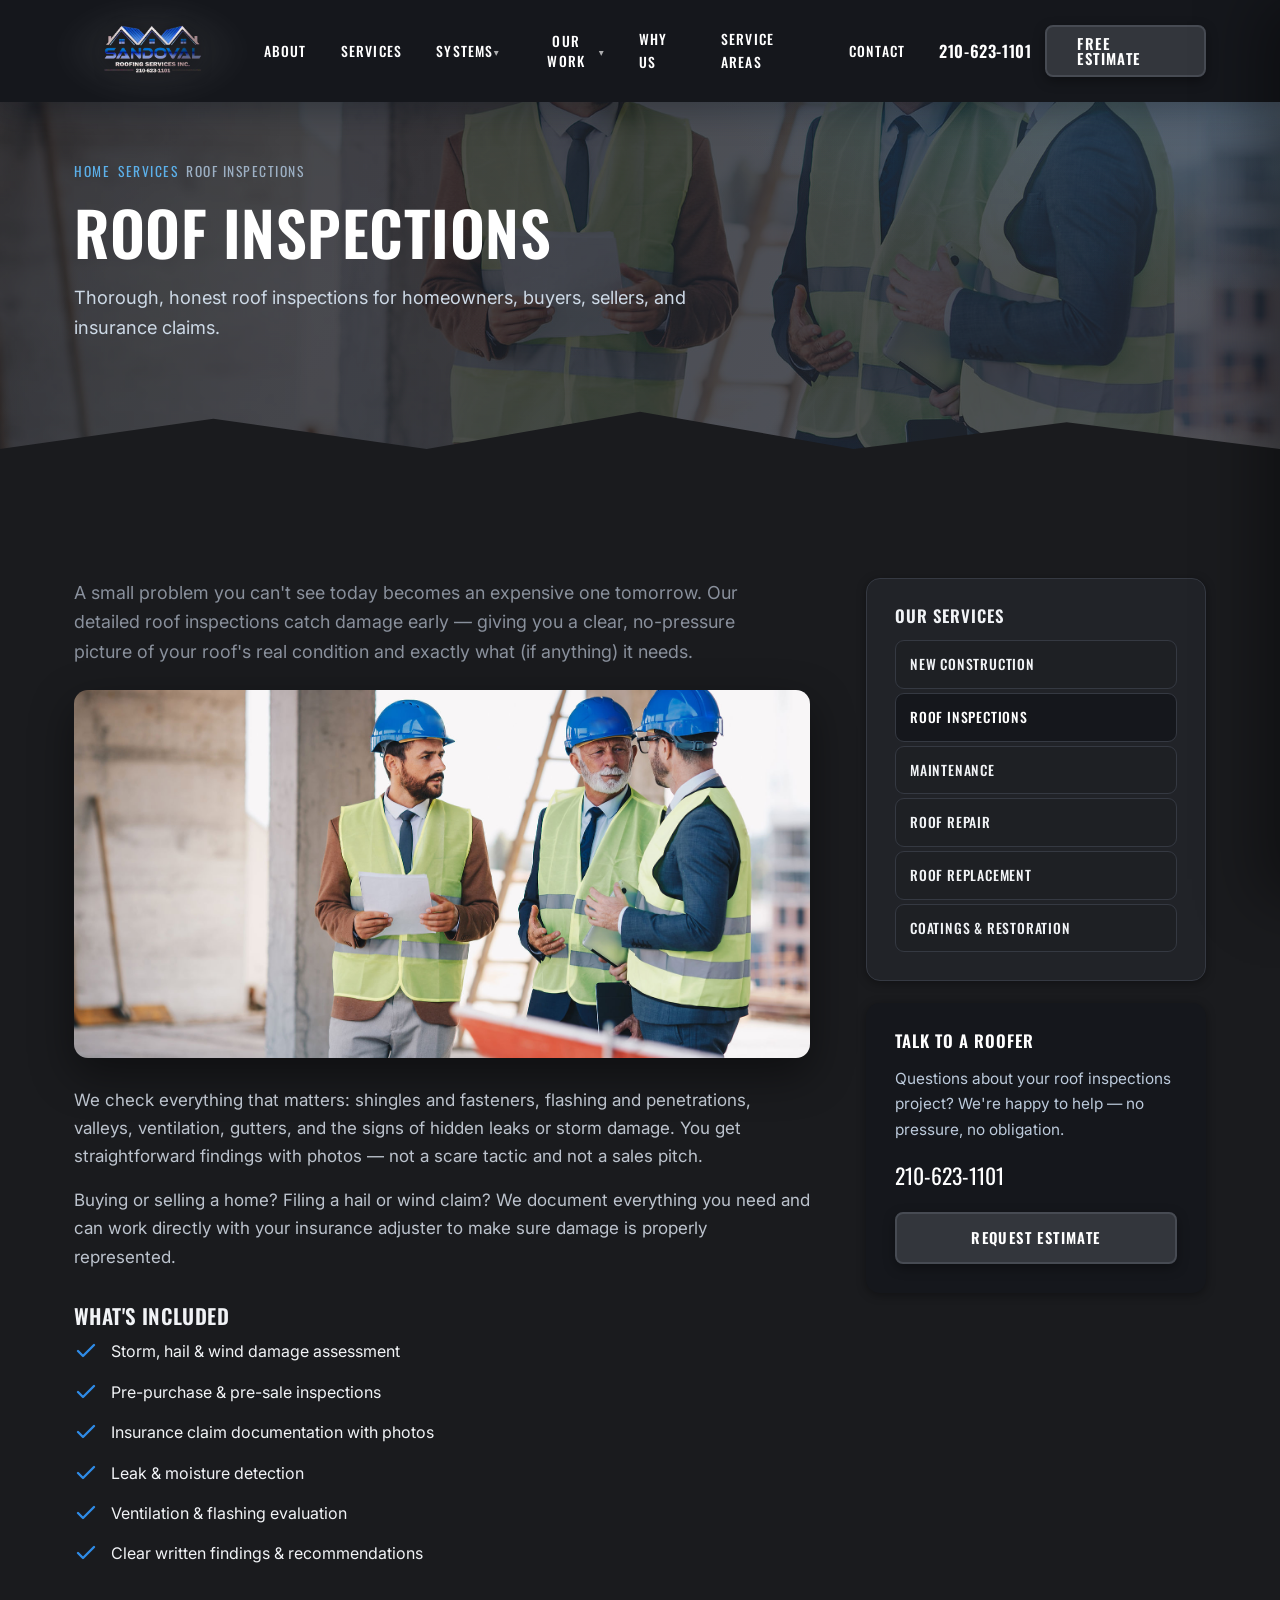
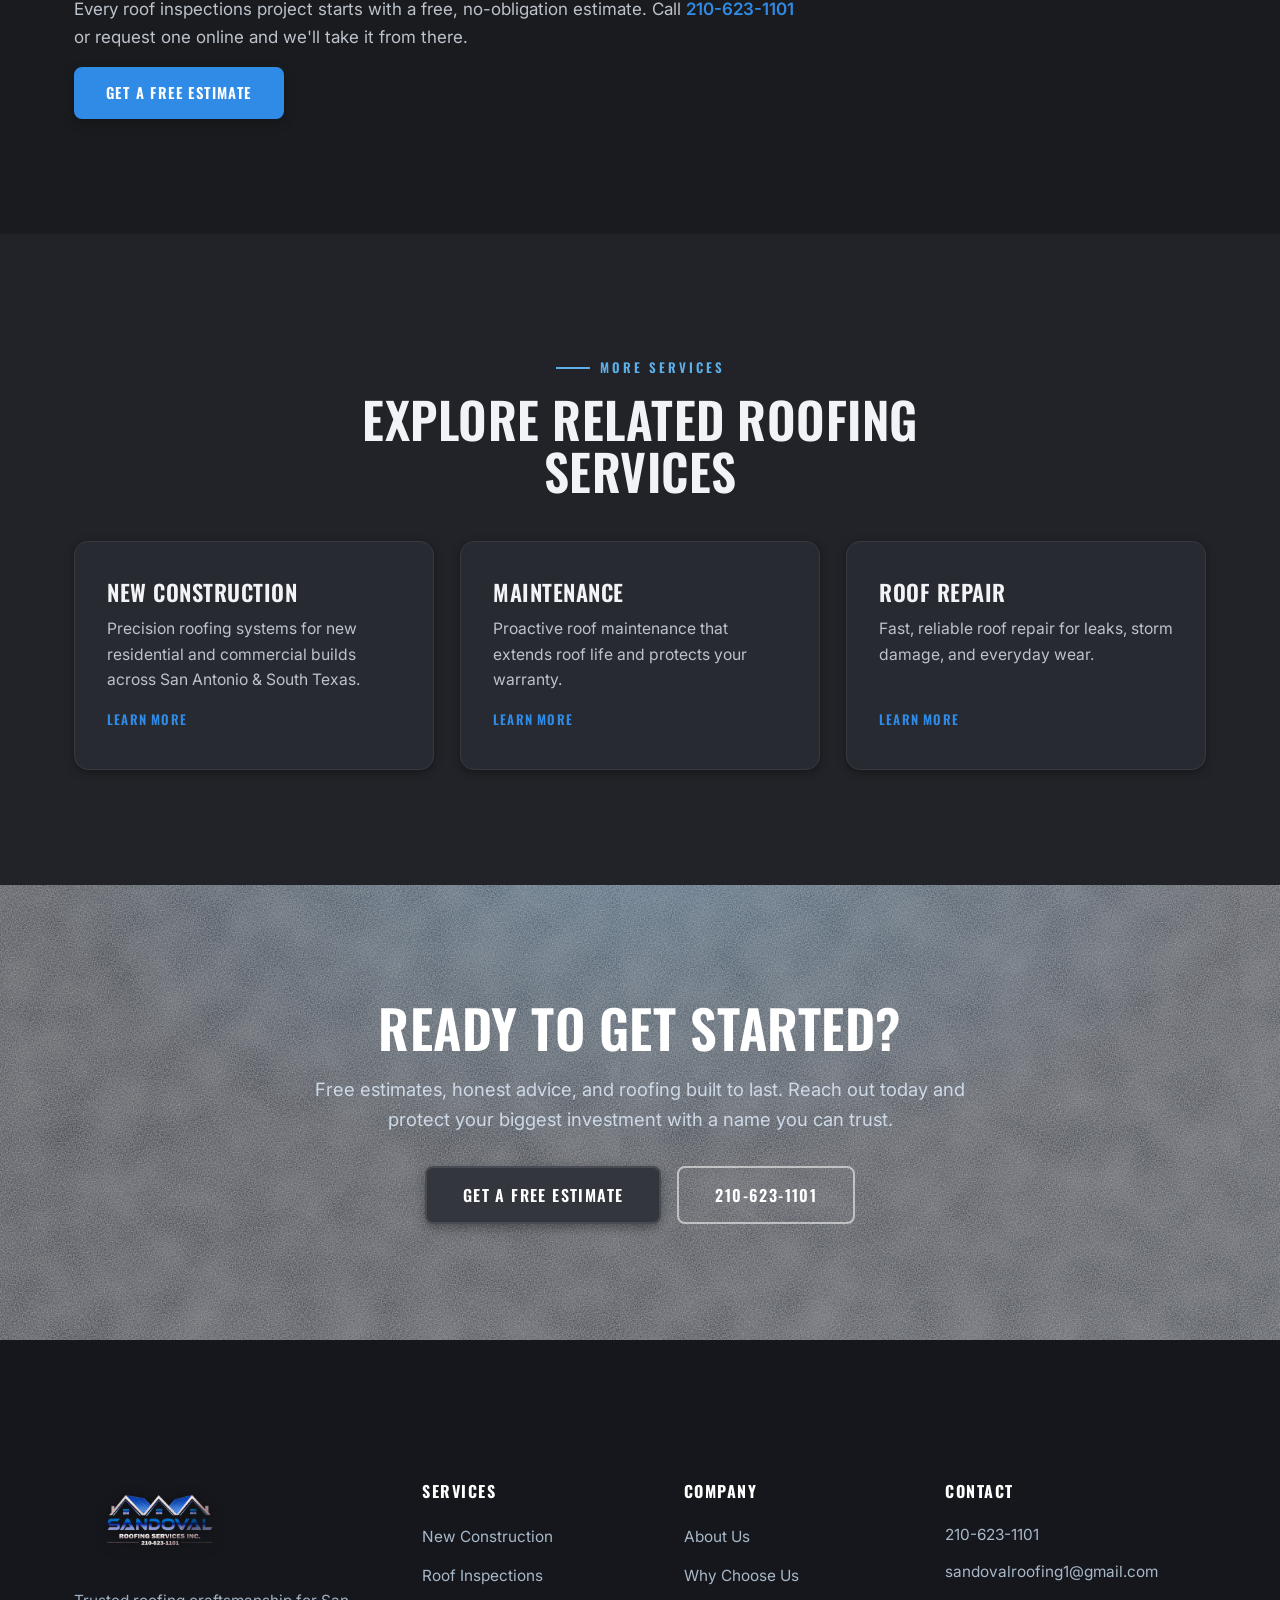
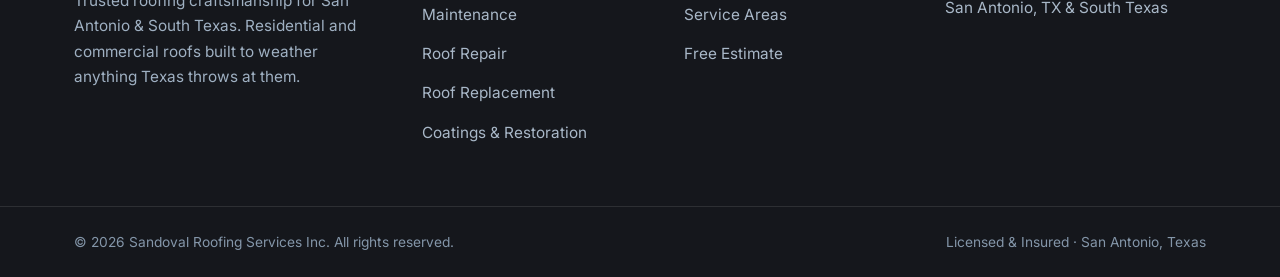
<file: services/inspections.html>
<!doctype html>
<html lang="en">
<head>
  <meta charset="utf-8" />
  <meta name="viewport" content="width=device-width, initial-scale=1" />
  <title>Roof Inspections · San Antonio, TX | Sandoval Roofing Services Inc.</title>
  <meta name="description" content="Thorough, honest roof inspections for homeowners, buyers, sellers, and insurance claims. Sandoval Roofing Services Inc. — call 210-623-1101 for a free estimate." />
  <meta name="theme-color" content="#0A2038" />
  <link rel="icon" href="../assets/sandoval-logo.png" />
  <link rel="preconnect" href="https://fonts.googleapis.com" />
  <link rel="preconnect" href="https://fonts.gstatic.com" crossorigin />
  <link href="https://fonts.googleapis.com/css2?family=Oswald:wght@400;500;600;700&family=Inter:wght@400;500;600;700&display=swap" rel="stylesheet" />
  <link rel="stylesheet" href="../assets/styles.css" />
  <script src="../assets/main.js" defer></script>
</head>
<body>

  <!-- NAV -->
  <header class="nav nav--fixedsolid" id="nav">
    <div class="wrap nav__row">
      <a href="../index.html" class="brand" aria-label="Sandoval Roofing Services — home">
        <span class="brand__chip"><img src="../assets/sandoval-logo.png" alt="Sandoval Roofing Services Inc. logo" /></span>
      </a>
      <nav class="nav__links" aria-label="Primary">
        <a href="../index.html#about">About</a>
        <a href="../index.html#services">Services</a>
        <span class="nav__item nav__item--drop"><button type="button" class="nav__drophead">Systems</button><div class="nav__drop"><a href="../residential-systems.html">Residential Systems</a><a href="../commercial-systems.html">Commercial Systems</a></div></span>
        <span class="nav__item nav__item--drop"><button type="button" class="nav__drophead">Our Work</button><div class="nav__drop"><a href="../index.html#projects">Commercial Projects</a><a href="../index.html#residential">Residential Projects</a></div></span>
        <a href="../index.html#why">Why Us</a>
        <a href="../index.html#areas">Service Areas</a>
        <a href="../index.html#contact">Contact</a>
      </nav>
      <div class="nav__cta">
        <a class="nav__phone" href="tel:+12106231101" aria-label="Call 2 1 0, 6 2 3, 1 1 0 1"><svg viewBox="0 0 24 24" fill="none" stroke="currentColor" stroke-width="2" stroke-linecap="round" stroke-linejoin="round"><path d="M22 16.92v3a2 2 0 0 1-2.18 2 19.79 19.79 0 0 1-8.63-3.07 19.5 19.5 0 0 1-6-6 19.79 19.79 0 0 1-3.07-8.67A2 2 0 0 1 4.11 2h3a2 2 0 0 1 2 1.72c.13.96.36 1.9.7 2.81a2 2 0 0 1-.45 2.11L8.09 9.91a16 16 0 0 0 6 6l1.27-1.27a2 2 0 0 1 2.11-.45c.9.34 1.85.57 2.81.7A2 2 0 0 1 22 16.92z"/></svg> 210-623-1101</a>
        <a class="btn btn--panel" href="../index.html#contact">Free Estimate</a>
      </div>
      <button class="nav__toggle" id="navToggle" aria-label="Open menu" aria-expanded="false" aria-controls="drawer"><span></span><span></span><span></span></button>
    </div>
  </header>

  <div class="scrim" id="scrim"></div>
  <aside class="drawer" id="drawer" aria-label="Mobile menu" aria-hidden="true">
    <button class="nav__close" id="navClose" aria-label="Close menu"><svg viewBox="0 0 24 24" fill="none" stroke="currentColor" stroke-width="2" stroke-linecap="round"><path d="M18 6 6 18M6 6l12 12"/></svg></button>
    <a href="../index.html#about">About</a>
    <a href="../index.html#services">Services</a>
    <button type="button" class="drawer__acc" aria-expanded="false" aria-controls="drawerSystems">Systems</button>
    <div class="drawer__panel" id="drawerSystems">
      <a href="../residential-systems.html" class="drawer__sub">Residential Systems</a>
      <a href="../commercial-systems.html" class="drawer__sub">Commercial Systems</a>
    </div>
    <button type="button" class="drawer__acc" aria-expanded="false" aria-controls="drawerWork">Our Work</button>
    <div class="drawer__panel" id="drawerWork">
      <a href="../index.html#projects" class="drawer__sub">Commercial Projects</a>
      <a href="../index.html#residential" class="drawer__sub">Residential Projects</a>
    </div>
    <a href="../index.html#why">Why Us</a>
    <a href="../index.html#areas">Service Areas</a>
    <a href="../index.html#contact">Contact</a>
    <a class="btn btn--panel" href="../index.html#contact">Get a Free Estimate</a>
    <div class="drawer__phone">Call us anytime <a href="tel:+12106231101">210-623-1101</a></div>
  </aside>

  <!-- SUBHERO -->
  <section class="subhero">
    <div class="subhero__bg"><img src="../assets/team-consult.jpg" alt="" aria-hidden="true" /></div>
    <div class="wrap">
      <nav class="crumbs" aria-label="Breadcrumb">
        <a href="../index.html">Home</a>
        <svg viewBox="0 0 24 24" fill="none" stroke="currentColor" stroke-width="2.4" stroke-linecap="round" stroke-linejoin="round"><path d="m9 6 6 6-6 6"/></svg>
        <a href="../index.html#services">Services</a>
        <svg viewBox="0 0 24 24" fill="none" stroke="currentColor" stroke-width="2.4" stroke-linecap="round" stroke-linejoin="round"><path d="m9 6 6 6-6 6"/></svg>
        <span>Roof Inspections</span>
      </nav>
      <h1>Roof Inspections</h1>
      <p>Thorough, honest roof inspections for homeowners, buyers, sellers, and insurance claims.</p>
    </div>
    <div class="subhero__wave" aria-hidden="true">
      <svg class="roofline" viewBox="0 0 1440 70" preserveAspectRatio="none"><path fill="currentColor" d="M0,70 L0,54 L240,20 L480,54 L720,12 L960,54 L1200,24 L1440,54 L1440,70 Z"/></svg>
    </div>
  </section>

  <!-- CONTENT -->
  <section class="pad">
    <div class="wrap svc-layout">
      <div class="prose reveal">
        <p class="lead">A small problem you can't see today becomes an expensive one tomorrow. Our detailed roof inspections catch damage early — giving you a clear, no-pressure picture of your roof's real condition and exactly what (if anything) it needs.</p>
        <img src="../assets/team-consult.jpg" alt="Roofing professionals inspecting and documenting a roof" loading="lazy" />
        <p>We check everything that matters: shingles and fasteners, flashing and penetrations, valleys, ventilation, gutters, and the signs of hidden leaks or storm damage. You get straightforward findings with photos — not a scare tactic and not a sales pitch.</p>
        <p>Buying or selling a home? Filing a hail or wind claim? We document everything you need and can work directly with your insurance adjuster to make sure damage is properly represented.</p>
        <h3>What's Included</h3>
        <ul class="checklist">
          <li><svg viewBox="0 0 24 24" fill="none" stroke="currentColor" stroke-width="2.4" stroke-linecap="round" stroke-linejoin="round"><path d="M20 6 9 17l-5-5"/></svg> <span>Storm, hail & wind damage assessment</span></li>
          <li><svg viewBox="0 0 24 24" fill="none" stroke="currentColor" stroke-width="2.4" stroke-linecap="round" stroke-linejoin="round"><path d="M20 6 9 17l-5-5"/></svg> <span>Pre-purchase & pre-sale inspections</span></li>
          <li><svg viewBox="0 0 24 24" fill="none" stroke="currentColor" stroke-width="2.4" stroke-linecap="round" stroke-linejoin="round"><path d="M20 6 9 17l-5-5"/></svg> <span>Insurance claim documentation with photos</span></li>
          <li><svg viewBox="0 0 24 24" fill="none" stroke="currentColor" stroke-width="2.4" stroke-linecap="round" stroke-linejoin="round"><path d="M20 6 9 17l-5-5"/></svg> <span>Leak & moisture detection</span></li>
          <li><svg viewBox="0 0 24 24" fill="none" stroke="currentColor" stroke-width="2.4" stroke-linecap="round" stroke-linejoin="round"><path d="M20 6 9 17l-5-5"/></svg> <span>Ventilation & flashing evaluation</span></li>
          <li><svg viewBox="0 0 24 24" fill="none" stroke="currentColor" stroke-width="2.4" stroke-linecap="round" stroke-linejoin="round"><path d="M20 6 9 17l-5-5"/></svg> <span>Clear written findings & recommendations</span></li>
        </ul>
        <p>Every roof inspections project starts with a free, no-obligation estimate. Call <a href="tel:+12106231101" style="color:var(--royal);font-weight:600">210-623-1101</a> or request one online and we'll take it from there.</p>
        <a class="btn" href="../index.html#contact">Get a Free Estimate <svg viewBox="0 0 24 24" fill="none" stroke="currentColor" stroke-width="2.4" stroke-linecap="round" stroke-linejoin="round"><path d="M5 12h14M13 6l6 6-6 6"/></svg></a>
      </div>

      <aside class="svc-side">
        <div class="side-card">
          <h4>Our Services</h4>
          <ul class="side-nav">
        <li><a href="new-construction.html">New Construction <svg viewBox="0 0 24 24" fill="none" stroke="currentColor" stroke-width="2.4" stroke-linecap="round" stroke-linejoin="round"><path d="m9 6 6 6-6 6"/></svg></a></li>
        <li><a href="inspections.html" aria-current="page">Roof Inspections <svg viewBox="0 0 24 24" fill="none" stroke="currentColor" stroke-width="2.4" stroke-linecap="round" stroke-linejoin="round"><path d="m9 6 6 6-6 6"/></svg></a></li>
        <li><a href="maintenance.html">Maintenance <svg viewBox="0 0 24 24" fill="none" stroke="currentColor" stroke-width="2.4" stroke-linecap="round" stroke-linejoin="round"><path d="m9 6 6 6-6 6"/></svg></a></li>
        <li><a href="repair.html">Roof Repair <svg viewBox="0 0 24 24" fill="none" stroke="currentColor" stroke-width="2.4" stroke-linecap="round" stroke-linejoin="round"><path d="m9 6 6 6-6 6"/></svg></a></li>
        <li><a href="replacement.html">Roof Replacement <svg viewBox="0 0 24 24" fill="none" stroke="currentColor" stroke-width="2.4" stroke-linecap="round" stroke-linejoin="round"><path d="m9 6 6 6-6 6"/></svg></a></li>
        <li><a href="coatings.html">Coatings & Restoration <svg viewBox="0 0 24 24" fill="none" stroke="currentColor" stroke-width="2.4" stroke-linecap="round" stroke-linejoin="round"><path d="m9 6 6 6-6 6"/></svg></a></li>
          </ul>
        </div>
        <div class="side-card side-card--navy">
          <h4>Talk to a Roofer</h4>
          <p>Questions about your roof inspections project? We're happy to help — no pressure, no obligation.</p>
          <a class="side-phone" href="tel:+12106231101"><svg viewBox="0 0 24 24" fill="none" stroke="currentColor" stroke-width="2" stroke-linecap="round" stroke-linejoin="round"><path d="M22 16.92v3a2 2 0 0 1-2.18 2 19.79 19.79 0 0 1-8.63-3.07 19.5 19.5 0 0 1-6-6 19.79 19.79 0 0 1-3.07-8.67A2 2 0 0 1 4.11 2h3a2 2 0 0 1 2 1.72c.13.96.36 1.9.7 2.81a2 2 0 0 1-.45 2.11L8.09 9.91a16 16 0 0 0 6 6l1.27-1.27a2 2 0 0 1 2.11-.45c.9.34 1.85.57 2.81.7A2 2 0 0 1 22 16.92z"/></svg> 210-623-1101</a>
          <a class="btn btn--panel" href="../index.html#contact">Request Estimate</a>
        </div>
      </aside>
    </div>
  </section>

  <!-- RELATED -->
  <section class="pad services">
    <div class="wrap">
      <div style="text-align:center;max-width:640px;margin:0 auto 8px" class="reveal">
        <span class="eyebrow" style="justify-content:center">More Services</span>
        <h2 class="section-title">Explore Related Roofing Services</h2>
      </div>
      <div class="cards" style="margin-top:44px">
        <article class="card reveal">
          <h3>New Construction</h3>
          <p>Precision roofing systems for new residential and commercial builds across San Antonio & South Texas.</p>
          <a class="card__link" href="new-construction.html">Learn More <svg viewBox="0 0 24 24" fill="none" stroke="currentColor" stroke-width="2.4" stroke-linecap="round" stroke-linejoin="round"><path d="M5 12h14M13 6l6 6-6 6"/></svg></a>
        </article>
        <article class="card reveal">
          <h3>Maintenance</h3>
          <p>Proactive roof maintenance that extends roof life and protects your warranty.</p>
          <a class="card__link" href="maintenance.html">Learn More <svg viewBox="0 0 24 24" fill="none" stroke="currentColor" stroke-width="2.4" stroke-linecap="round" stroke-linejoin="round"><path d="M5 12h14M13 6l6 6-6 6"/></svg></a>
        </article>
        <article class="card reveal">
          <h3>Roof Repair</h3>
          <p>Fast, reliable roof repair for leaks, storm damage, and everyday wear.</p>
          <a class="card__link" href="repair.html">Learn More <svg viewBox="0 0 24 24" fill="none" stroke="currentColor" stroke-width="2.4" stroke-linecap="round" stroke-linejoin="round"><path d="M5 12h14M13 6l6 6-6 6"/></svg></a>
        </article>
      </div>
    </div>
  </section>

  <!-- CTA -->
  <section class="pad cta">
    <div class="wrap cta__inner">
      <h2>Ready to Get Started?</h2>
      <p>Free estimates, honest advice, and roofing built to last. Reach out today and protect your biggest investment with a name you can trust.</p>
      <div class="cta__actions">
        <a class="btn btn--lg btn--panel" href="../index.html#contact">Get a Free Estimate</a>
        <a class="btn btn--lg btn--ghost" href="tel:+12106231101"><svg viewBox="0 0 24 24" fill="none" stroke="currentColor" stroke-width="2" stroke-linecap="round" stroke-linejoin="round"><path d="M22 16.92v3a2 2 0 0 1-2.18 2 19.79 19.79 0 0 1-8.63-3.07 19.5 19.5 0 0 1-6-6 19.79 19.79 0 0 1-3.07-8.67A2 2 0 0 1 4.11 2h3a2 2 0 0 1 2 1.72c.13.96.36 1.9.7 2.81a2 2 0 0 1-.45 2.11L8.09 9.91a16 16 0 0 0 6 6l1.27-1.27a2 2 0 0 1 2.11-.45c.9.34 1.85.57 2.81.7A2 2 0 0 1 22 16.92z"/></svg> 210-623-1101</a>
      </div>
    </div>
  </section>

  <!-- roofline divider -->
  <div aria-hidden="true" style="line-height:0;background:var(--navy)">
    <svg class="roofline roofline--navy" viewBox="0 0 1440 70" preserveAspectRatio="none" style="transform:rotate(180deg)"><path fill="currentColor" d="M0,70 L0,54 L240,20 L480,54 L720,12 L960,54 L1200,24 L1440,54 L1440,70 Z"/></svg>
  </div>

  <!-- FOOTER -->
  <footer>
    <div class="wrap foot__grid">
      <div class="foot__brand">
        <img src="../assets/sandoval-logo.png" alt="Sandoval Roofing Services Inc. logo" />
        <p>Trusted roofing craftsmanship for San Antonio &amp; South Texas. Residential and commercial roofs built to weather anything Texas throws at them.</p>
      </div>
      <div class="foot">
        <h5>Services</h5>
        <ul>
          <li><a href="new-construction.html">New Construction</a></li>
          <li><a href="inspections.html">Roof Inspections</a></li>
          <li><a href="maintenance.html">Maintenance</a></li>
          <li><a href="repair.html">Roof Repair</a></li>
          <li><a href="replacement.html">Roof Replacement</a></li>
          <li><a href="coatings.html">Coatings &amp; Restoration</a></li>
        </ul>
      </div>
      <div class="foot">
        <h5>Company</h5>
        <ul>
          <li><a href="../index.html#about">About Us</a></li>
          <li><a href="../index.html#why">Why Choose Us</a></li>
          <li><a href="../index.html#areas">Service Areas</a></li>
          <li><a href="../index.html#contact">Free Estimate</a></li>
        </ul>
      </div>
      <div class="foot">
        <h5>Contact</h5>
        <ul class="foot__contact">
          <li><svg viewBox="0 0 24 24" fill="none" stroke="currentColor" stroke-width="2" stroke-linecap="round" stroke-linejoin="round"><path d="M22 16.92v3a2 2 0 0 1-2.18 2 19.79 19.79 0 0 1-8.63-3.07 19.5 19.5 0 0 1-6-6 19.79 19.79 0 0 1-3.07-8.67A2 2 0 0 1 4.11 2h3a2 2 0 0 1 2 1.72c.13.96.36 1.9.7 2.81a2 2 0 0 1-.45 2.11L8.09 9.91a16 16 0 0 0 6 6l1.27-1.27a2 2 0 0 1 2.11-.45c.9.34 1.85.57 2.81.7A2 2 0 0 1 22 16.92z"/></svg><a href="tel:+12106231101">210-623-1101</a></li>
          <li><svg viewBox="0 0 24 24" fill="none" stroke="currentColor" stroke-width="2" stroke-linecap="round" stroke-linejoin="round"><path d="M4 4h16a2 2 0 0 1 2 2v12a2 2 0 0 1-2 2H4a2 2 0 0 1-2-2V6a2 2 0 0 1 2-2z"/><path d="m22 6-10 7L2 6"/></svg><a href="mailto:sandovalroofing1@gmail.com">sandovalroofing1@gmail.com</a></li>
          <li><svg viewBox="0 0 24 24" fill="none" stroke="currentColor" stroke-width="2" stroke-linecap="round" stroke-linejoin="round"><path d="M21 10c0 7-9 12-9 12s-9-5-9-12a9 9 0 0 1 18 0z"/><circle cx="12" cy="10" r="3"/></svg><span>San Antonio, TX &amp; South Texas</span></li>
        </ul>
      </div>
    </div>
    <div class="foot__bar">
      <div class="wrap">
        <span>&copy; <span id="yr"></span> Sandoval Roofing Services Inc. All rights reserved.</span>
        <span>Licensed &amp; Insured &middot; San Antonio, Texas</span>
      </div>
    </div>
  </footer>

  <button class="totop" id="toTop" aria-label="Back to top"><svg viewBox="0 0 24 24" fill="none" stroke="currentColor" stroke-width="2.4" stroke-linecap="round" stroke-linejoin="round"><path d="m18 15-6-6-6 6"/></svg></button>

</body>
</html>
</file>
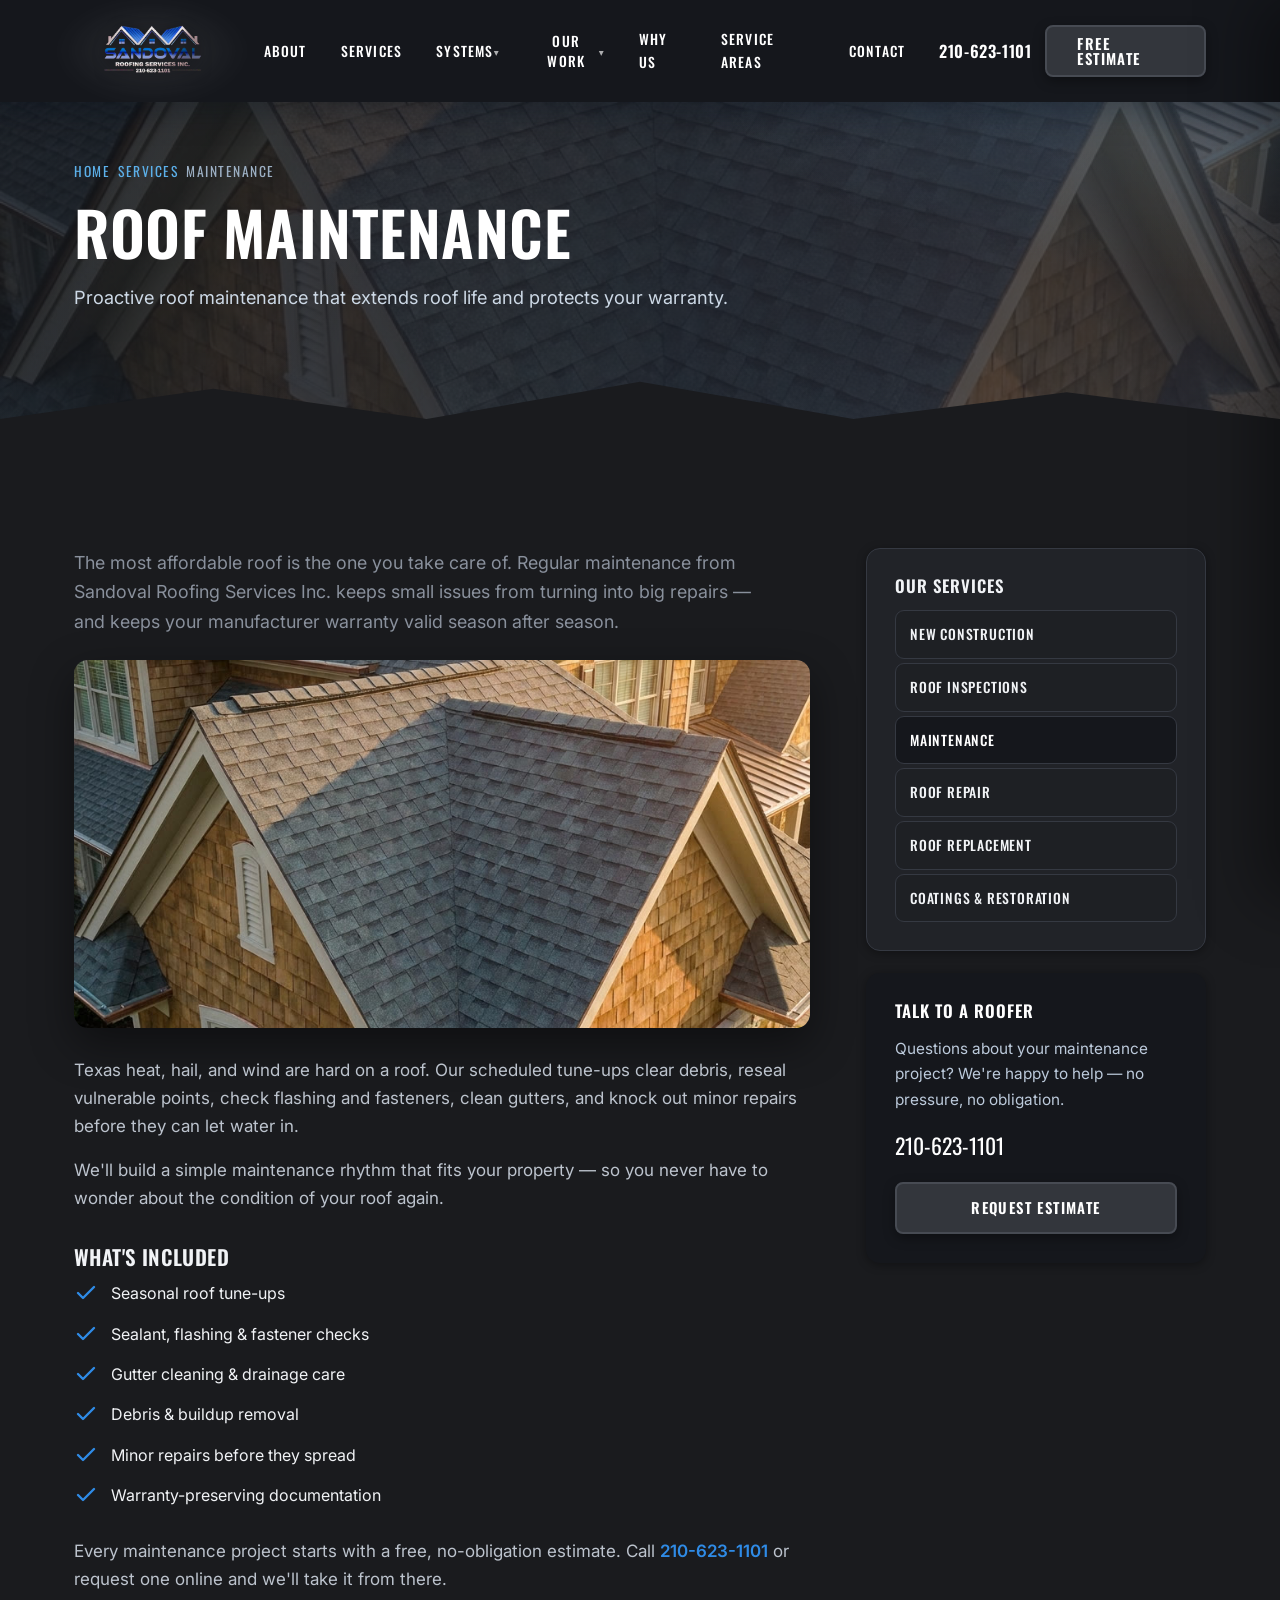
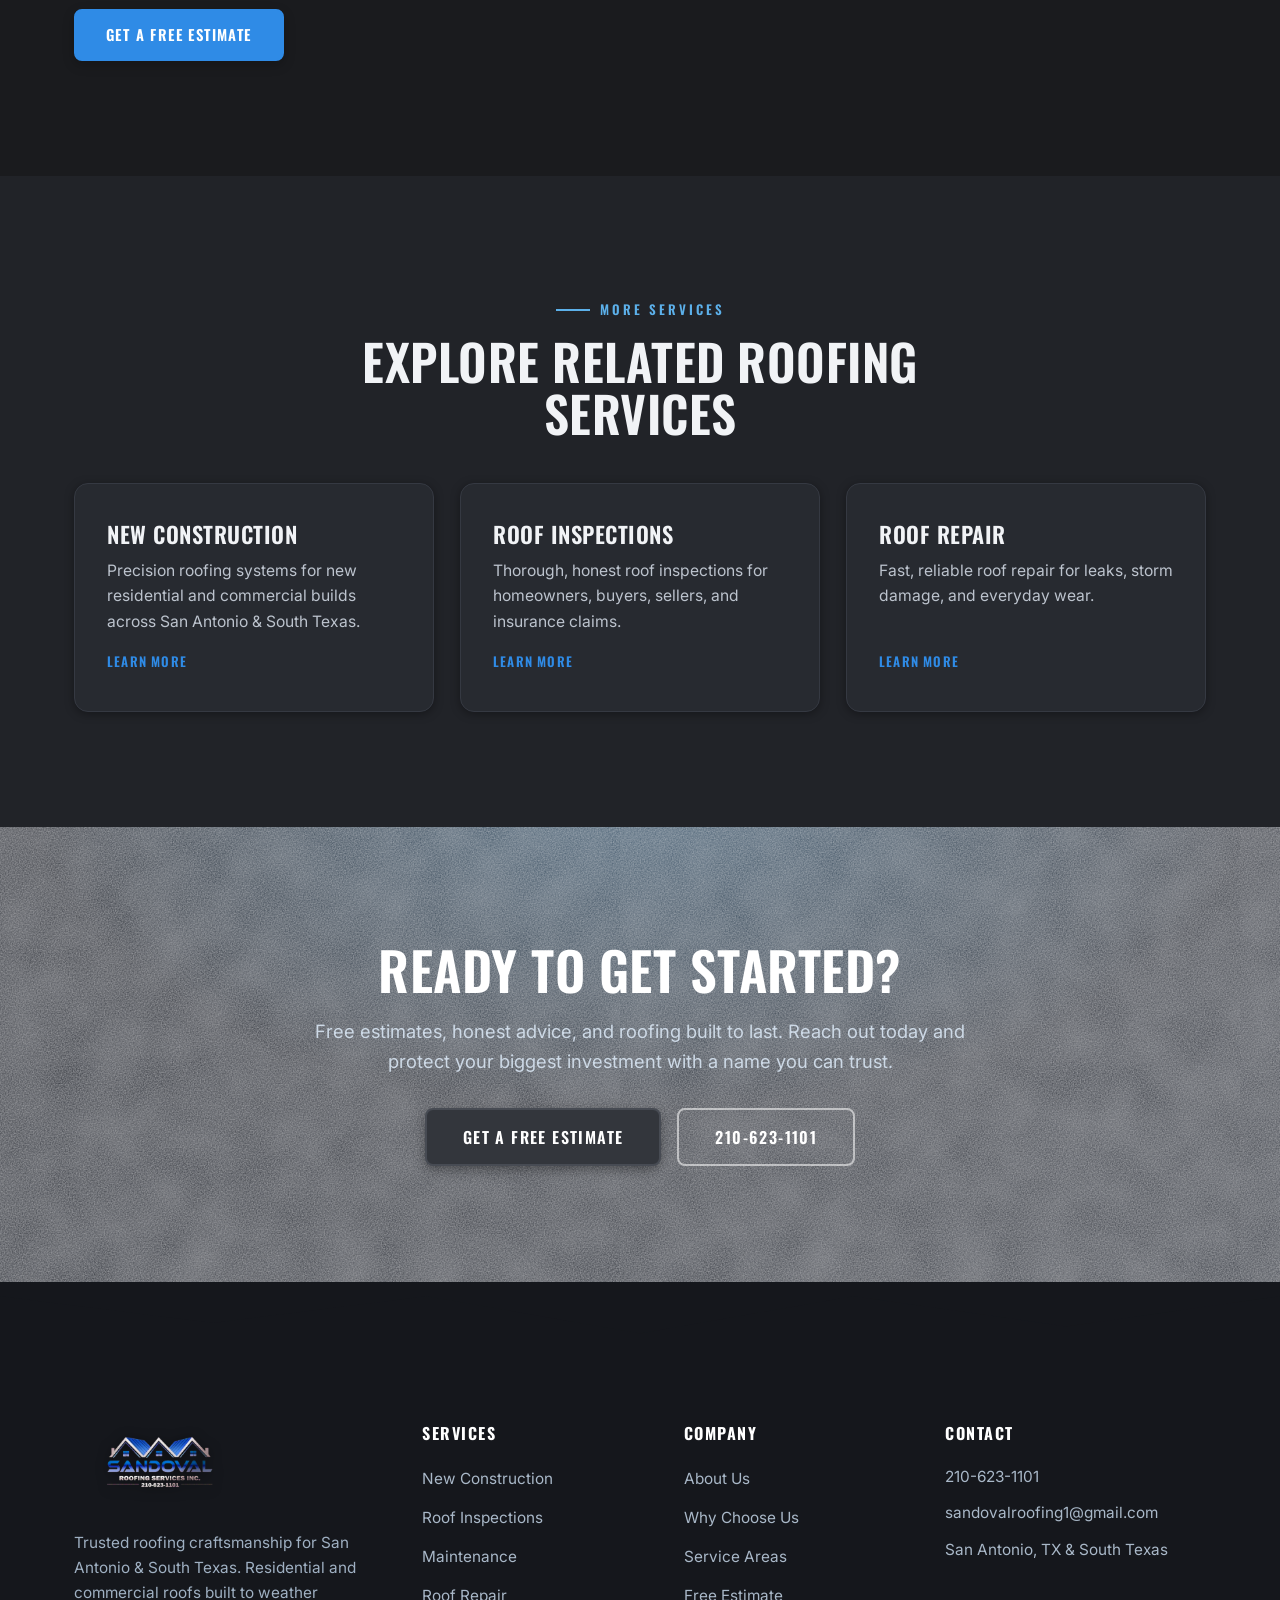
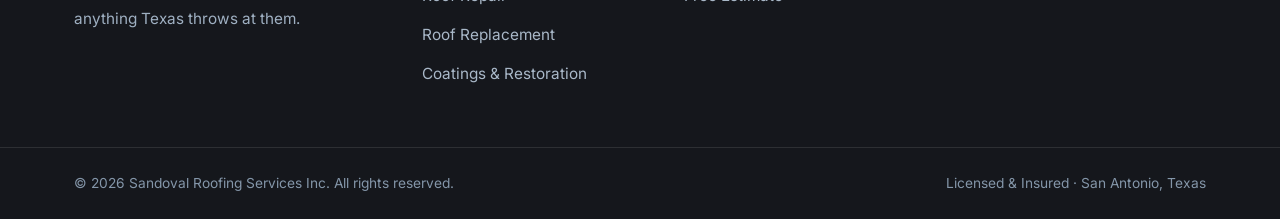
<file: services/maintenance.html>
<!doctype html>
<html lang="en">
<head>
  <meta charset="utf-8" />
  <meta name="viewport" content="width=device-width, initial-scale=1" />
  <title>Roof Maintenance · San Antonio, TX | Sandoval Roofing Services Inc.</title>
  <meta name="description" content="Proactive roof maintenance that extends roof life and protects your warranty. Sandoval Roofing Services Inc. — call 210-623-1101 for a free estimate." />
  <meta name="theme-color" content="#0A2038" />
  <link rel="icon" href="../assets/sandoval-logo.png" />
  <link rel="preconnect" href="https://fonts.googleapis.com" />
  <link rel="preconnect" href="https://fonts.gstatic.com" crossorigin />
  <link href="https://fonts.googleapis.com/css2?family=Oswald:wght@400;500;600;700&family=Inter:wght@400;500;600;700&display=swap" rel="stylesheet" />
  <link rel="stylesheet" href="../assets/styles.css" />
  <script src="../assets/main.js" defer></script>
</head>
<body>

  <!-- NAV -->
  <header class="nav nav--fixedsolid" id="nav">
    <div class="wrap nav__row">
      <a href="../index.html" class="brand" aria-label="Sandoval Roofing Services — home">
        <span class="brand__chip"><img src="../assets/sandoval-logo.png" alt="Sandoval Roofing Services Inc. logo" /></span>
      </a>
      <nav class="nav__links" aria-label="Primary">
        <a href="../index.html#about">About</a>
        <a href="../index.html#services">Services</a>
        <span class="nav__item nav__item--drop"><button type="button" class="nav__drophead">Systems</button><div class="nav__drop"><a href="../residential-systems.html">Residential Systems</a><a href="../commercial-systems.html">Commercial Systems</a></div></span>
        <span class="nav__item nav__item--drop"><button type="button" class="nav__drophead">Our Work</button><div class="nav__drop"><a href="../index.html#projects">Commercial Projects</a><a href="../index.html#residential">Residential Projects</a></div></span>
        <a href="../index.html#why">Why Us</a>
        <a href="../index.html#areas">Service Areas</a>
        <a href="../index.html#contact">Contact</a>
      </nav>
      <div class="nav__cta">
        <a class="nav__phone" href="tel:+12106231101" aria-label="Call 2 1 0, 6 2 3, 1 1 0 1"><svg viewBox="0 0 24 24" fill="none" stroke="currentColor" stroke-width="2" stroke-linecap="round" stroke-linejoin="round"><path d="M22 16.92v3a2 2 0 0 1-2.18 2 19.79 19.79 0 0 1-8.63-3.07 19.5 19.5 0 0 1-6-6 19.79 19.79 0 0 1-3.07-8.67A2 2 0 0 1 4.11 2h3a2 2 0 0 1 2 1.72c.13.96.36 1.9.7 2.81a2 2 0 0 1-.45 2.11L8.09 9.91a16 16 0 0 0 6 6l1.27-1.27a2 2 0 0 1 2.11-.45c.9.34 1.85.57 2.81.7A2 2 0 0 1 22 16.92z"/></svg> 210-623-1101</a>
        <a class="btn btn--panel" href="../index.html#contact">Free Estimate</a>
      </div>
      <button class="nav__toggle" id="navToggle" aria-label="Open menu" aria-expanded="false" aria-controls="drawer"><span></span><span></span><span></span></button>
    </div>
  </header>

  <div class="scrim" id="scrim"></div>
  <aside class="drawer" id="drawer" aria-label="Mobile menu" aria-hidden="true">
    <button class="nav__close" id="navClose" aria-label="Close menu"><svg viewBox="0 0 24 24" fill="none" stroke="currentColor" stroke-width="2" stroke-linecap="round"><path d="M18 6 6 18M6 6l12 12"/></svg></button>
    <a href="../index.html#about">About</a>
    <a href="../index.html#services">Services</a>
    <button type="button" class="drawer__acc" aria-expanded="false" aria-controls="drawerSystems">Systems</button>
    <div class="drawer__panel" id="drawerSystems">
      <a href="../residential-systems.html" class="drawer__sub">Residential Systems</a>
      <a href="../commercial-systems.html" class="drawer__sub">Commercial Systems</a>
    </div>
    <button type="button" class="drawer__acc" aria-expanded="false" aria-controls="drawerWork">Our Work</button>
    <div class="drawer__panel" id="drawerWork">
      <a href="../index.html#projects" class="drawer__sub">Commercial Projects</a>
      <a href="../index.html#residential" class="drawer__sub">Residential Projects</a>
    </div>
    <a href="../index.html#why">Why Us</a>
    <a href="../index.html#areas">Service Areas</a>
    <a href="../index.html#contact">Contact</a>
    <a class="btn btn--panel" href="../index.html#contact">Get a Free Estimate</a>
    <div class="drawer__phone">Call us anytime <a href="tel:+12106231101">210-623-1101</a></div>
  </aside>

  <!-- SUBHERO -->
  <section class="subhero">
    <div class="subhero__bg"><img src="../assets/project-residential.jpg" alt="" aria-hidden="true" /></div>
    <div class="wrap">
      <nav class="crumbs" aria-label="Breadcrumb">
        <a href="../index.html">Home</a>
        <svg viewBox="0 0 24 24" fill="none" stroke="currentColor" stroke-width="2.4" stroke-linecap="round" stroke-linejoin="round"><path d="m9 6 6 6-6 6"/></svg>
        <a href="../index.html#services">Services</a>
        <svg viewBox="0 0 24 24" fill="none" stroke="currentColor" stroke-width="2.4" stroke-linecap="round" stroke-linejoin="round"><path d="m9 6 6 6-6 6"/></svg>
        <span>Maintenance</span>
      </nav>
      <h1>Roof Maintenance</h1>
      <p>Proactive roof maintenance that extends roof life and protects your warranty.</p>
    </div>
    <div class="subhero__wave" aria-hidden="true">
      <svg class="roofline" viewBox="0 0 1440 70" preserveAspectRatio="none"><path fill="currentColor" d="M0,70 L0,54 L240,20 L480,54 L720,12 L960,54 L1200,24 L1440,54 L1440,70 Z"/></svg>
    </div>
  </section>

  <!-- CONTENT -->
  <section class="pad">
    <div class="wrap svc-layout">
      <div class="prose reveal">
        <p class="lead">The most affordable roof is the one you take care of. Regular maintenance from Sandoval Roofing Services Inc. keeps small issues from turning into big repairs — and keeps your manufacturer warranty valid season after season.</p>
        <img src="../assets/project-residential.jpg" alt="Well-maintained residential roofs in a South Texas neighborhood" loading="lazy" />
        <p>Texas heat, hail, and wind are hard on a roof. Our scheduled tune-ups clear debris, reseal vulnerable points, check flashing and fasteners, clean gutters, and knock out minor repairs before they can let water in.</p>
        <p>We'll build a simple maintenance rhythm that fits your property — so you never have to wonder about the condition of your roof again.</p>
        <h3>What's Included</h3>
        <ul class="checklist">
          <li><svg viewBox="0 0 24 24" fill="none" stroke="currentColor" stroke-width="2.4" stroke-linecap="round" stroke-linejoin="round"><path d="M20 6 9 17l-5-5"/></svg> <span>Seasonal roof tune-ups</span></li>
          <li><svg viewBox="0 0 24 24" fill="none" stroke="currentColor" stroke-width="2.4" stroke-linecap="round" stroke-linejoin="round"><path d="M20 6 9 17l-5-5"/></svg> <span>Sealant, flashing & fastener checks</span></li>
          <li><svg viewBox="0 0 24 24" fill="none" stroke="currentColor" stroke-width="2.4" stroke-linecap="round" stroke-linejoin="round"><path d="M20 6 9 17l-5-5"/></svg> <span>Gutter cleaning & drainage care</span></li>
          <li><svg viewBox="0 0 24 24" fill="none" stroke="currentColor" stroke-width="2.4" stroke-linecap="round" stroke-linejoin="round"><path d="M20 6 9 17l-5-5"/></svg> <span>Debris & buildup removal</span></li>
          <li><svg viewBox="0 0 24 24" fill="none" stroke="currentColor" stroke-width="2.4" stroke-linecap="round" stroke-linejoin="round"><path d="M20 6 9 17l-5-5"/></svg> <span>Minor repairs before they spread</span></li>
          <li><svg viewBox="0 0 24 24" fill="none" stroke="currentColor" stroke-width="2.4" stroke-linecap="round" stroke-linejoin="round"><path d="M20 6 9 17l-5-5"/></svg> <span>Warranty-preserving documentation</span></li>
        </ul>
        <p>Every maintenance project starts with a free, no-obligation estimate. Call <a href="tel:+12106231101" style="color:var(--royal);font-weight:600">210-623-1101</a> or request one online and we'll take it from there.</p>
        <a class="btn" href="../index.html#contact">Get a Free Estimate <svg viewBox="0 0 24 24" fill="none" stroke="currentColor" stroke-width="2.4" stroke-linecap="round" stroke-linejoin="round"><path d="M5 12h14M13 6l6 6-6 6"/></svg></a>
      </div>

      <aside class="svc-side">
        <div class="side-card">
          <h4>Our Services</h4>
          <ul class="side-nav">
        <li><a href="new-construction.html">New Construction <svg viewBox="0 0 24 24" fill="none" stroke="currentColor" stroke-width="2.4" stroke-linecap="round" stroke-linejoin="round"><path d="m9 6 6 6-6 6"/></svg></a></li>
        <li><a href="inspections.html">Roof Inspections <svg viewBox="0 0 24 24" fill="none" stroke="currentColor" stroke-width="2.4" stroke-linecap="round" stroke-linejoin="round"><path d="m9 6 6 6-6 6"/></svg></a></li>
        <li><a href="maintenance.html" aria-current="page">Maintenance <svg viewBox="0 0 24 24" fill="none" stroke="currentColor" stroke-width="2.4" stroke-linecap="round" stroke-linejoin="round"><path d="m9 6 6 6-6 6"/></svg></a></li>
        <li><a href="repair.html">Roof Repair <svg viewBox="0 0 24 24" fill="none" stroke="currentColor" stroke-width="2.4" stroke-linecap="round" stroke-linejoin="round"><path d="m9 6 6 6-6 6"/></svg></a></li>
        <li><a href="replacement.html">Roof Replacement <svg viewBox="0 0 24 24" fill="none" stroke="currentColor" stroke-width="2.4" stroke-linecap="round" stroke-linejoin="round"><path d="m9 6 6 6-6 6"/></svg></a></li>
        <li><a href="coatings.html">Coatings & Restoration <svg viewBox="0 0 24 24" fill="none" stroke="currentColor" stroke-width="2.4" stroke-linecap="round" stroke-linejoin="round"><path d="m9 6 6 6-6 6"/></svg></a></li>
          </ul>
        </div>
        <div class="side-card side-card--navy">
          <h4>Talk to a Roofer</h4>
          <p>Questions about your maintenance project? We're happy to help — no pressure, no obligation.</p>
          <a class="side-phone" href="tel:+12106231101"><svg viewBox="0 0 24 24" fill="none" stroke="currentColor" stroke-width="2" stroke-linecap="round" stroke-linejoin="round"><path d="M22 16.92v3a2 2 0 0 1-2.18 2 19.79 19.79 0 0 1-8.63-3.07 19.5 19.5 0 0 1-6-6 19.79 19.79 0 0 1-3.07-8.67A2 2 0 0 1 4.11 2h3a2 2 0 0 1 2 1.72c.13.96.36 1.9.7 2.81a2 2 0 0 1-.45 2.11L8.09 9.91a16 16 0 0 0 6 6l1.27-1.27a2 2 0 0 1 2.11-.45c.9.34 1.85.57 2.81.7A2 2 0 0 1 22 16.92z"/></svg> 210-623-1101</a>
          <a class="btn btn--panel" href="../index.html#contact">Request Estimate</a>
        </div>
      </aside>
    </div>
  </section>

  <!-- RELATED -->
  <section class="pad services">
    <div class="wrap">
      <div style="text-align:center;max-width:640px;margin:0 auto 8px" class="reveal">
        <span class="eyebrow" style="justify-content:center">More Services</span>
        <h2 class="section-title">Explore Related Roofing Services</h2>
      </div>
      <div class="cards" style="margin-top:44px">
        <article class="card reveal">
          <h3>New Construction</h3>
          <p>Precision roofing systems for new residential and commercial builds across San Antonio & South Texas.</p>
          <a class="card__link" href="new-construction.html">Learn More <svg viewBox="0 0 24 24" fill="none" stroke="currentColor" stroke-width="2.4" stroke-linecap="round" stroke-linejoin="round"><path d="M5 12h14M13 6l6 6-6 6"/></svg></a>
        </article>
        <article class="card reveal">
          <h3>Roof Inspections</h3>
          <p>Thorough, honest roof inspections for homeowners, buyers, sellers, and insurance claims.</p>
          <a class="card__link" href="inspections.html">Learn More <svg viewBox="0 0 24 24" fill="none" stroke="currentColor" stroke-width="2.4" stroke-linecap="round" stroke-linejoin="round"><path d="M5 12h14M13 6l6 6-6 6"/></svg></a>
        </article>
        <article class="card reveal">
          <h3>Roof Repair</h3>
          <p>Fast, reliable roof repair for leaks, storm damage, and everyday wear.</p>
          <a class="card__link" href="repair.html">Learn More <svg viewBox="0 0 24 24" fill="none" stroke="currentColor" stroke-width="2.4" stroke-linecap="round" stroke-linejoin="round"><path d="M5 12h14M13 6l6 6-6 6"/></svg></a>
        </article>
      </div>
    </div>
  </section>

  <!-- CTA -->
  <section class="pad cta">
    <div class="wrap cta__inner">
      <h2>Ready to Get Started?</h2>
      <p>Free estimates, honest advice, and roofing built to last. Reach out today and protect your biggest investment with a name you can trust.</p>
      <div class="cta__actions">
        <a class="btn btn--lg btn--panel" href="../index.html#contact">Get a Free Estimate</a>
        <a class="btn btn--lg btn--ghost" href="tel:+12106231101"><svg viewBox="0 0 24 24" fill="none" stroke="currentColor" stroke-width="2" stroke-linecap="round" stroke-linejoin="round"><path d="M22 16.92v3a2 2 0 0 1-2.18 2 19.79 19.79 0 0 1-8.63-3.07 19.5 19.5 0 0 1-6-6 19.79 19.79 0 0 1-3.07-8.67A2 2 0 0 1 4.11 2h3a2 2 0 0 1 2 1.72c.13.96.36 1.9.7 2.81a2 2 0 0 1-.45 2.11L8.09 9.91a16 16 0 0 0 6 6l1.27-1.27a2 2 0 0 1 2.11-.45c.9.34 1.85.57 2.81.7A2 2 0 0 1 22 16.92z"/></svg> 210-623-1101</a>
      </div>
    </div>
  </section>

  <!-- roofline divider -->
  <div aria-hidden="true" style="line-height:0;background:var(--navy)">
    <svg class="roofline roofline--navy" viewBox="0 0 1440 70" preserveAspectRatio="none" style="transform:rotate(180deg)"><path fill="currentColor" d="M0,70 L0,54 L240,20 L480,54 L720,12 L960,54 L1200,24 L1440,54 L1440,70 Z"/></svg>
  </div>

  <!-- FOOTER -->
  <footer>
    <div class="wrap foot__grid">
      <div class="foot__brand">
        <img src="../assets/sandoval-logo.png" alt="Sandoval Roofing Services Inc. logo" />
        <p>Trusted roofing craftsmanship for San Antonio &amp; South Texas. Residential and commercial roofs built to weather anything Texas throws at them.</p>
      </div>
      <div class="foot">
        <h5>Services</h5>
        <ul>
          <li><a href="new-construction.html">New Construction</a></li>
          <li><a href="inspections.html">Roof Inspections</a></li>
          <li><a href="maintenance.html">Maintenance</a></li>
          <li><a href="repair.html">Roof Repair</a></li>
          <li><a href="replacement.html">Roof Replacement</a></li>
          <li><a href="coatings.html">Coatings &amp; Restoration</a></li>
        </ul>
      </div>
      <div class="foot">
        <h5>Company</h5>
        <ul>
          <li><a href="../index.html#about">About Us</a></li>
          <li><a href="../index.html#why">Why Choose Us</a></li>
          <li><a href="../index.html#areas">Service Areas</a></li>
          <li><a href="../index.html#contact">Free Estimate</a></li>
        </ul>
      </div>
      <div class="foot">
        <h5>Contact</h5>
        <ul class="foot__contact">
          <li><svg viewBox="0 0 24 24" fill="none" stroke="currentColor" stroke-width="2" stroke-linecap="round" stroke-linejoin="round"><path d="M22 16.92v3a2 2 0 0 1-2.18 2 19.79 19.79 0 0 1-8.63-3.07 19.5 19.5 0 0 1-6-6 19.79 19.79 0 0 1-3.07-8.67A2 2 0 0 1 4.11 2h3a2 2 0 0 1 2 1.72c.13.96.36 1.9.7 2.81a2 2 0 0 1-.45 2.11L8.09 9.91a16 16 0 0 0 6 6l1.27-1.27a2 2 0 0 1 2.11-.45c.9.34 1.85.57 2.81.7A2 2 0 0 1 22 16.92z"/></svg><a href="tel:+12106231101">210-623-1101</a></li>
          <li><svg viewBox="0 0 24 24" fill="none" stroke="currentColor" stroke-width="2" stroke-linecap="round" stroke-linejoin="round"><path d="M4 4h16a2 2 0 0 1 2 2v12a2 2 0 0 1-2 2H4a2 2 0 0 1-2-2V6a2 2 0 0 1 2-2z"/><path d="m22 6-10 7L2 6"/></svg><a href="mailto:sandovalroofing1@gmail.com">sandovalroofing1@gmail.com</a></li>
          <li><svg viewBox="0 0 24 24" fill="none" stroke="currentColor" stroke-width="2" stroke-linecap="round" stroke-linejoin="round"><path d="M21 10c0 7-9 12-9 12s-9-5-9-12a9 9 0 0 1 18 0z"/><circle cx="12" cy="10" r="3"/></svg><span>San Antonio, TX &amp; South Texas</span></li>
        </ul>
      </div>
    </div>
    <div class="foot__bar">
      <div class="wrap">
        <span>&copy; <span id="yr"></span> Sandoval Roofing Services Inc. All rights reserved.</span>
        <span>Licensed &amp; Insured &middot; San Antonio, Texas</span>
      </div>
    </div>
  </footer>

  <button class="totop" id="toTop" aria-label="Back to top"><svg viewBox="0 0 24 24" fill="none" stroke="currentColor" stroke-width="2.4" stroke-linecap="round" stroke-linejoin="round"><path d="m18 15-6-6-6 6"/></svg></button>

</body>
</html>
</file>
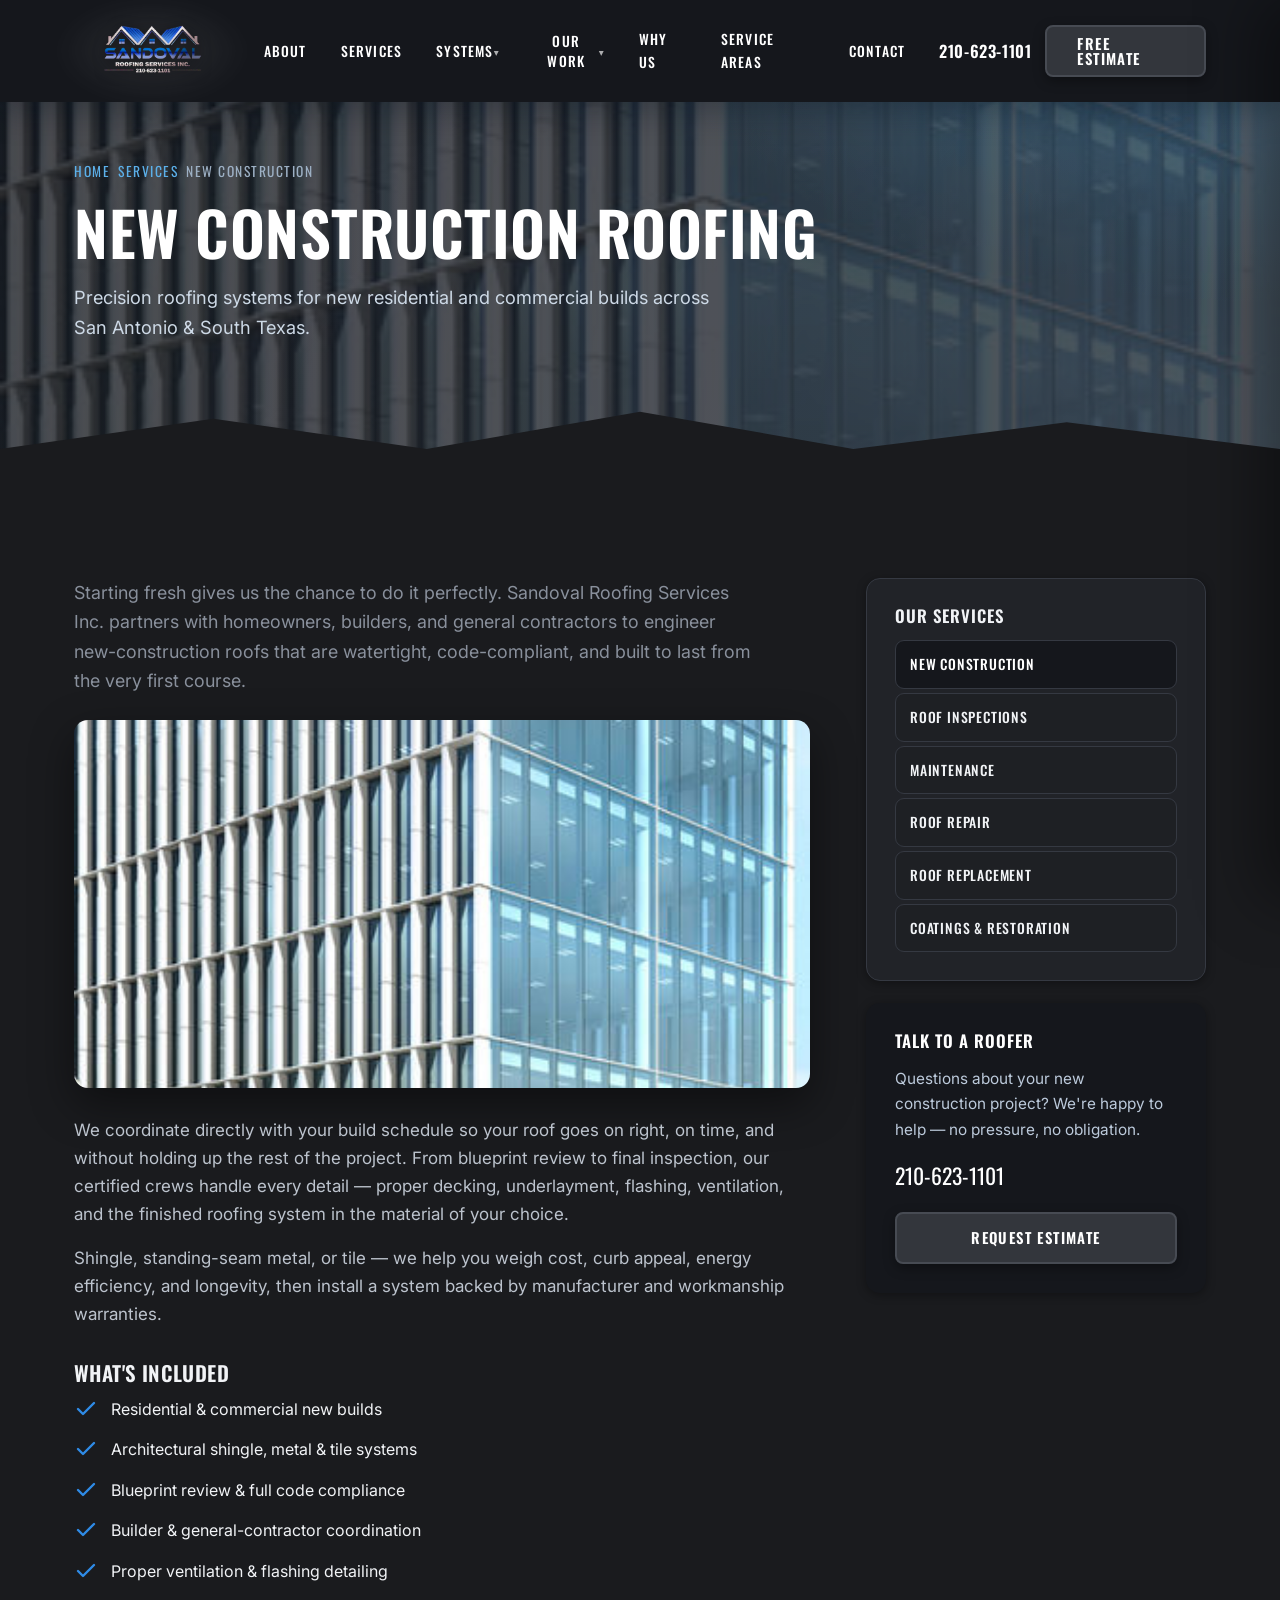
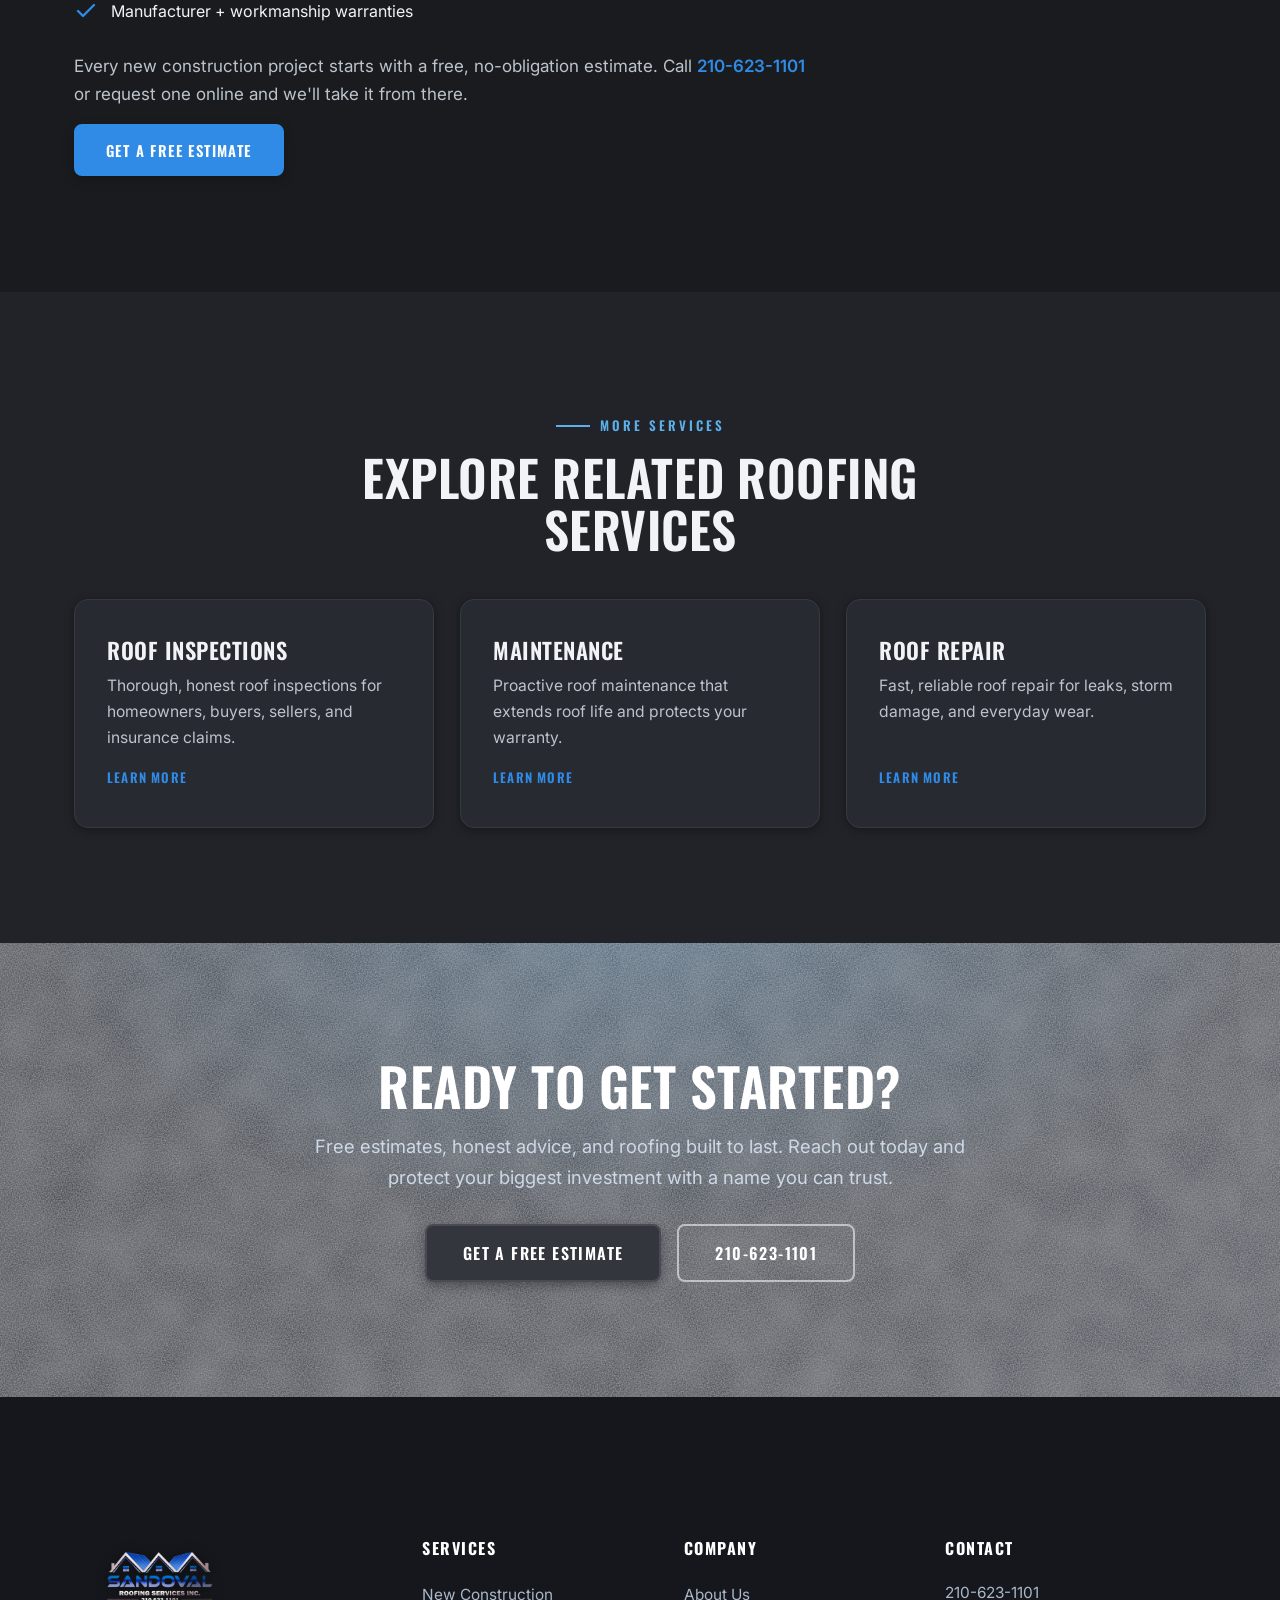
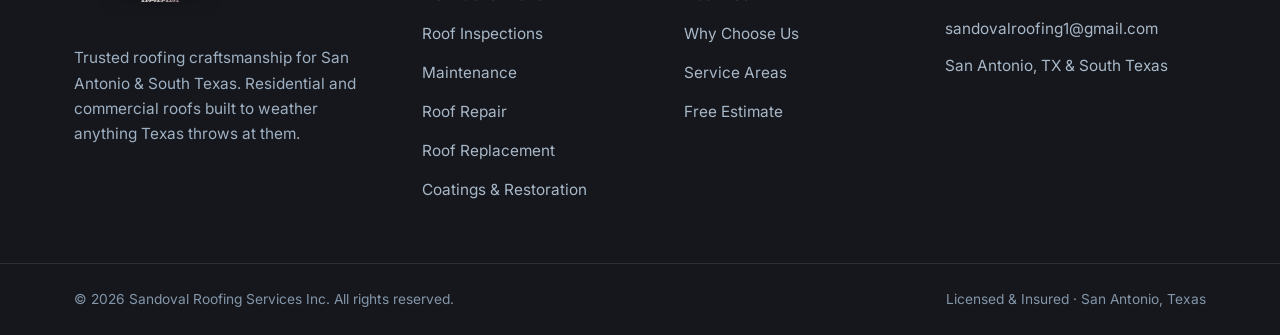
<file: services/new-construction.html>
<!doctype html>
<html lang="en">
<head>
  <meta charset="utf-8" />
  <meta name="viewport" content="width=device-width, initial-scale=1" />
  <title>New Construction Roofing · San Antonio, TX | Sandoval Roofing Services Inc.</title>
  <meta name="description" content="Precision roofing systems for new residential and commercial builds across San Antonio & South Texas. Sandoval Roofing Services Inc. — call 210-623-1101 for a free estimate." />
  <meta name="theme-color" content="#0A2038" />
  <link rel="icon" href="../assets/sandoval-logo.png" />
  <link rel="preconnect" href="https://fonts.googleapis.com" />
  <link rel="preconnect" href="https://fonts.gstatic.com" crossorigin />
  <link href="https://fonts.googleapis.com/css2?family=Oswald:wght@400;500;600;700&family=Inter:wght@400;500;600;700&display=swap" rel="stylesheet" />
  <link rel="stylesheet" href="../assets/styles.css" />
  <script src="../assets/main.js" defer></script>
</head>
<body>

  <!-- NAV -->
  <header class="nav nav--fixedsolid" id="nav">
    <div class="wrap nav__row">
      <a href="../index.html" class="brand" aria-label="Sandoval Roofing Services — home">
        <span class="brand__chip"><img src="../assets/sandoval-logo.png" alt="Sandoval Roofing Services Inc. logo" /></span>
      </a>
      <nav class="nav__links" aria-label="Primary">
        <a href="../index.html#about">About</a>
        <a href="../index.html#services">Services</a>
        <span class="nav__item nav__item--drop"><button type="button" class="nav__drophead">Systems</button><div class="nav__drop"><a href="../residential-systems.html">Residential Systems</a><a href="../commercial-systems.html">Commercial Systems</a></div></span>
        <span class="nav__item nav__item--drop"><button type="button" class="nav__drophead">Our Work</button><div class="nav__drop"><a href="../index.html#projects">Commercial Projects</a><a href="../index.html#residential">Residential Projects</a></div></span>
        <a href="../index.html#why">Why Us</a>
        <a href="../index.html#areas">Service Areas</a>
        <a href="../index.html#contact">Contact</a>
      </nav>
      <div class="nav__cta">
        <a class="nav__phone" href="tel:+12106231101" aria-label="Call 2 1 0, 6 2 3, 1 1 0 1"><svg viewBox="0 0 24 24" fill="none" stroke="currentColor" stroke-width="2" stroke-linecap="round" stroke-linejoin="round"><path d="M22 16.92v3a2 2 0 0 1-2.18 2 19.79 19.79 0 0 1-8.63-3.07 19.5 19.5 0 0 1-6-6 19.79 19.79 0 0 1-3.07-8.67A2 2 0 0 1 4.11 2h3a2 2 0 0 1 2 1.72c.13.96.36 1.9.7 2.81a2 2 0 0 1-.45 2.11L8.09 9.91a16 16 0 0 0 6 6l1.27-1.27a2 2 0 0 1 2.11-.45c.9.34 1.85.57 2.81.7A2 2 0 0 1 22 16.92z"/></svg> 210-623-1101</a>
        <a class="btn btn--panel" href="../index.html#contact">Free Estimate</a>
      </div>
      <button class="nav__toggle" id="navToggle" aria-label="Open menu" aria-expanded="false" aria-controls="drawer"><span></span><span></span><span></span></button>
    </div>
  </header>

  <div class="scrim" id="scrim"></div>
  <aside class="drawer" id="drawer" aria-label="Mobile menu" aria-hidden="true">
    <button class="nav__close" id="navClose" aria-label="Close menu"><svg viewBox="0 0 24 24" fill="none" stroke="currentColor" stroke-width="2" stroke-linecap="round"><path d="M18 6 6 18M6 6l12 12"/></svg></button>
    <a href="../index.html#about">About</a>
    <a href="../index.html#services">Services</a>
    <button type="button" class="drawer__acc" aria-expanded="false" aria-controls="drawerSystems">Systems</button>
    <div class="drawer__panel" id="drawerSystems">
      <a href="../residential-systems.html" class="drawer__sub">Residential Systems</a>
      <a href="../commercial-systems.html" class="drawer__sub">Commercial Systems</a>
    </div>
    <button type="button" class="drawer__acc" aria-expanded="false" aria-controls="drawerWork">Our Work</button>
    <div class="drawer__panel" id="drawerWork">
      <a href="../index.html#projects" class="drawer__sub">Commercial Projects</a>
      <a href="../index.html#residential" class="drawer__sub">Residential Projects</a>
    </div>
    <a href="../index.html#why">Why Us</a>
    <a href="../index.html#areas">Service Areas</a>
    <a href="../index.html#contact">Contact</a>
    <a class="btn btn--panel" href="../index.html#contact">Get a Free Estimate</a>
    <div class="drawer__phone">Call us anytime <a href="tel:+12106231101">210-623-1101</a></div>
  </aside>

  <!-- SUBHERO -->
  <section class="subhero">
    <div class="subhero__bg"><img src="../assets/project-commercial.jpg" alt="" aria-hidden="true" /></div>
    <div class="wrap">
      <nav class="crumbs" aria-label="Breadcrumb">
        <a href="../index.html">Home</a>
        <svg viewBox="0 0 24 24" fill="none" stroke="currentColor" stroke-width="2.4" stroke-linecap="round" stroke-linejoin="round"><path d="m9 6 6 6-6 6"/></svg>
        <a href="../index.html#services">Services</a>
        <svg viewBox="0 0 24 24" fill="none" stroke="currentColor" stroke-width="2.4" stroke-linecap="round" stroke-linejoin="round"><path d="m9 6 6 6-6 6"/></svg>
        <span>New Construction</span>
      </nav>
      <h1>New Construction Roofing</h1>
      <p>Precision roofing systems for new residential and commercial builds across San Antonio & South Texas.</p>
    </div>
    <div class="subhero__wave" aria-hidden="true">
      <svg class="roofline" viewBox="0 0 1440 70" preserveAspectRatio="none"><path fill="currentColor" d="M0,70 L0,54 L240,20 L480,54 L720,12 L960,54 L1200,24 L1440,54 L1440,70 Z"/></svg>
    </div>
  </section>

  <!-- CONTENT -->
  <section class="pad">
    <div class="wrap svc-layout">
      <div class="prose reveal">
        <p class="lead">Starting fresh gives us the chance to do it perfectly. Sandoval Roofing Services Inc. partners with homeowners, builders, and general contractors to engineer new-construction roofs that are watertight, code-compliant, and built to last from the very first course.</p>
        <img src="../assets/project-commercial.jpg" alt="Modern commercial building with a newly installed roof" loading="lazy" />
        <p>We coordinate directly with your build schedule so your roof goes on right, on time, and without holding up the rest of the project. From blueprint review to final inspection, our certified crews handle every detail — proper decking, underlayment, flashing, ventilation, and the finished roofing system in the material of your choice.</p>
        <p>Shingle, standing-seam metal, or tile — we help you weigh cost, curb appeal, energy efficiency, and longevity, then install a system backed by manufacturer and workmanship warranties.</p>
        <h3>What's Included</h3>
        <ul class="checklist">
          <li><svg viewBox="0 0 24 24" fill="none" stroke="currentColor" stroke-width="2.4" stroke-linecap="round" stroke-linejoin="round"><path d="M20 6 9 17l-5-5"/></svg> <span>Residential & commercial new builds</span></li>
          <li><svg viewBox="0 0 24 24" fill="none" stroke="currentColor" stroke-width="2.4" stroke-linecap="round" stroke-linejoin="round"><path d="M20 6 9 17l-5-5"/></svg> <span>Architectural shingle, metal & tile systems</span></li>
          <li><svg viewBox="0 0 24 24" fill="none" stroke="currentColor" stroke-width="2.4" stroke-linecap="round" stroke-linejoin="round"><path d="M20 6 9 17l-5-5"/></svg> <span>Blueprint review & full code compliance</span></li>
          <li><svg viewBox="0 0 24 24" fill="none" stroke="currentColor" stroke-width="2.4" stroke-linecap="round" stroke-linejoin="round"><path d="M20 6 9 17l-5-5"/></svg> <span>Builder & general-contractor coordination</span></li>
          <li><svg viewBox="0 0 24 24" fill="none" stroke="currentColor" stroke-width="2.4" stroke-linecap="round" stroke-linejoin="round"><path d="M20 6 9 17l-5-5"/></svg> <span>Proper ventilation & flashing detailing</span></li>
          <li><svg viewBox="0 0 24 24" fill="none" stroke="currentColor" stroke-width="2.4" stroke-linecap="round" stroke-linejoin="round"><path d="M20 6 9 17l-5-5"/></svg> <span>Manufacturer + workmanship warranties</span></li>
        </ul>
        <p>Every new construction project starts with a free, no-obligation estimate. Call <a href="tel:+12106231101" style="color:var(--royal);font-weight:600">210-623-1101</a> or request one online and we'll take it from there.</p>
        <a class="btn" href="../index.html#contact">Get a Free Estimate <svg viewBox="0 0 24 24" fill="none" stroke="currentColor" stroke-width="2.4" stroke-linecap="round" stroke-linejoin="round"><path d="M5 12h14M13 6l6 6-6 6"/></svg></a>
      </div>

      <aside class="svc-side">
        <div class="side-card">
          <h4>Our Services</h4>
          <ul class="side-nav">
        <li><a href="new-construction.html" aria-current="page">New Construction <svg viewBox="0 0 24 24" fill="none" stroke="currentColor" stroke-width="2.4" stroke-linecap="round" stroke-linejoin="round"><path d="m9 6 6 6-6 6"/></svg></a></li>
        <li><a href="inspections.html">Roof Inspections <svg viewBox="0 0 24 24" fill="none" stroke="currentColor" stroke-width="2.4" stroke-linecap="round" stroke-linejoin="round"><path d="m9 6 6 6-6 6"/></svg></a></li>
        <li><a href="maintenance.html">Maintenance <svg viewBox="0 0 24 24" fill="none" stroke="currentColor" stroke-width="2.4" stroke-linecap="round" stroke-linejoin="round"><path d="m9 6 6 6-6 6"/></svg></a></li>
        <li><a href="repair.html">Roof Repair <svg viewBox="0 0 24 24" fill="none" stroke="currentColor" stroke-width="2.4" stroke-linecap="round" stroke-linejoin="round"><path d="m9 6 6 6-6 6"/></svg></a></li>
        <li><a href="replacement.html">Roof Replacement <svg viewBox="0 0 24 24" fill="none" stroke="currentColor" stroke-width="2.4" stroke-linecap="round" stroke-linejoin="round"><path d="m9 6 6 6-6 6"/></svg></a></li>
        <li><a href="coatings.html">Coatings & Restoration <svg viewBox="0 0 24 24" fill="none" stroke="currentColor" stroke-width="2.4" stroke-linecap="round" stroke-linejoin="round"><path d="m9 6 6 6-6 6"/></svg></a></li>
          </ul>
        </div>
        <div class="side-card side-card--navy">
          <h4>Talk to a Roofer</h4>
          <p>Questions about your new construction project? We're happy to help — no pressure, no obligation.</p>
          <a class="side-phone" href="tel:+12106231101"><svg viewBox="0 0 24 24" fill="none" stroke="currentColor" stroke-width="2" stroke-linecap="round" stroke-linejoin="round"><path d="M22 16.92v3a2 2 0 0 1-2.18 2 19.79 19.79 0 0 1-8.63-3.07 19.5 19.5 0 0 1-6-6 19.79 19.79 0 0 1-3.07-8.67A2 2 0 0 1 4.11 2h3a2 2 0 0 1 2 1.72c.13.96.36 1.9.7 2.81a2 2 0 0 1-.45 2.11L8.09 9.91a16 16 0 0 0 6 6l1.27-1.27a2 2 0 0 1 2.11-.45c.9.34 1.85.57 2.81.7A2 2 0 0 1 22 16.92z"/></svg> 210-623-1101</a>
          <a class="btn btn--panel" href="../index.html#contact">Request Estimate</a>
        </div>
      </aside>
    </div>
  </section>

  <!-- RELATED -->
  <section class="pad services">
    <div class="wrap">
      <div style="text-align:center;max-width:640px;margin:0 auto 8px" class="reveal">
        <span class="eyebrow" style="justify-content:center">More Services</span>
        <h2 class="section-title">Explore Related Roofing Services</h2>
      </div>
      <div class="cards" style="margin-top:44px">
        <article class="card reveal">
          <h3>Roof Inspections</h3>
          <p>Thorough, honest roof inspections for homeowners, buyers, sellers, and insurance claims.</p>
          <a class="card__link" href="inspections.html">Learn More <svg viewBox="0 0 24 24" fill="none" stroke="currentColor" stroke-width="2.4" stroke-linecap="round" stroke-linejoin="round"><path d="M5 12h14M13 6l6 6-6 6"/></svg></a>
        </article>
        <article class="card reveal">
          <h3>Maintenance</h3>
          <p>Proactive roof maintenance that extends roof life and protects your warranty.</p>
          <a class="card__link" href="maintenance.html">Learn More <svg viewBox="0 0 24 24" fill="none" stroke="currentColor" stroke-width="2.4" stroke-linecap="round" stroke-linejoin="round"><path d="M5 12h14M13 6l6 6-6 6"/></svg></a>
        </article>
        <article class="card reveal">
          <h3>Roof Repair</h3>
          <p>Fast, reliable roof repair for leaks, storm damage, and everyday wear.</p>
          <a class="card__link" href="repair.html">Learn More <svg viewBox="0 0 24 24" fill="none" stroke="currentColor" stroke-width="2.4" stroke-linecap="round" stroke-linejoin="round"><path d="M5 12h14M13 6l6 6-6 6"/></svg></a>
        </article>
      </div>
    </div>
  </section>

  <!-- CTA -->
  <section class="pad cta">
    <div class="wrap cta__inner">
      <h2>Ready to Get Started?</h2>
      <p>Free estimates, honest advice, and roofing built to last. Reach out today and protect your biggest investment with a name you can trust.</p>
      <div class="cta__actions">
        <a class="btn btn--lg btn--panel" href="../index.html#contact">Get a Free Estimate</a>
        <a class="btn btn--lg btn--ghost" href="tel:+12106231101"><svg viewBox="0 0 24 24" fill="none" stroke="currentColor" stroke-width="2" stroke-linecap="round" stroke-linejoin="round"><path d="M22 16.92v3a2 2 0 0 1-2.18 2 19.79 19.79 0 0 1-8.63-3.07 19.5 19.5 0 0 1-6-6 19.79 19.79 0 0 1-3.07-8.67A2 2 0 0 1 4.11 2h3a2 2 0 0 1 2 1.72c.13.96.36 1.9.7 2.81a2 2 0 0 1-.45 2.11L8.09 9.91a16 16 0 0 0 6 6l1.27-1.27a2 2 0 0 1 2.11-.45c.9.34 1.85.57 2.81.7A2 2 0 0 1 22 16.92z"/></svg> 210-623-1101</a>
      </div>
    </div>
  </section>

  <!-- roofline divider -->
  <div aria-hidden="true" style="line-height:0;background:var(--navy)">
    <svg class="roofline roofline--navy" viewBox="0 0 1440 70" preserveAspectRatio="none" style="transform:rotate(180deg)"><path fill="currentColor" d="M0,70 L0,54 L240,20 L480,54 L720,12 L960,54 L1200,24 L1440,54 L1440,70 Z"/></svg>
  </div>

  <!-- FOOTER -->
  <footer>
    <div class="wrap foot__grid">
      <div class="foot__brand">
        <img src="../assets/sandoval-logo.png" alt="Sandoval Roofing Services Inc. logo" />
        <p>Trusted roofing craftsmanship for San Antonio &amp; South Texas. Residential and commercial roofs built to weather anything Texas throws at them.</p>
      </div>
      <div class="foot">
        <h5>Services</h5>
        <ul>
          <li><a href="new-construction.html">New Construction</a></li>
          <li><a href="inspections.html">Roof Inspections</a></li>
          <li><a href="maintenance.html">Maintenance</a></li>
          <li><a href="repair.html">Roof Repair</a></li>
          <li><a href="replacement.html">Roof Replacement</a></li>
          <li><a href="coatings.html">Coatings &amp; Restoration</a></li>
        </ul>
      </div>
      <div class="foot">
        <h5>Company</h5>
        <ul>
          <li><a href="../index.html#about">About Us</a></li>
          <li><a href="../index.html#why">Why Choose Us</a></li>
          <li><a href="../index.html#areas">Service Areas</a></li>
          <li><a href="../index.html#contact">Free Estimate</a></li>
        </ul>
      </div>
      <div class="foot">
        <h5>Contact</h5>
        <ul class="foot__contact">
          <li><svg viewBox="0 0 24 24" fill="none" stroke="currentColor" stroke-width="2" stroke-linecap="round" stroke-linejoin="round"><path d="M22 16.92v3a2 2 0 0 1-2.18 2 19.79 19.79 0 0 1-8.63-3.07 19.5 19.5 0 0 1-6-6 19.79 19.79 0 0 1-3.07-8.67A2 2 0 0 1 4.11 2h3a2 2 0 0 1 2 1.72c.13.96.36 1.9.7 2.81a2 2 0 0 1-.45 2.11L8.09 9.91a16 16 0 0 0 6 6l1.27-1.27a2 2 0 0 1 2.11-.45c.9.34 1.85.57 2.81.7A2 2 0 0 1 22 16.92z"/></svg><a href="tel:+12106231101">210-623-1101</a></li>
          <li><svg viewBox="0 0 24 24" fill="none" stroke="currentColor" stroke-width="2" stroke-linecap="round" stroke-linejoin="round"><path d="M4 4h16a2 2 0 0 1 2 2v12a2 2 0 0 1-2 2H4a2 2 0 0 1-2-2V6a2 2 0 0 1 2-2z"/><path d="m22 6-10 7L2 6"/></svg><a href="mailto:sandovalroofing1@gmail.com">sandovalroofing1@gmail.com</a></li>
          <li><svg viewBox="0 0 24 24" fill="none" stroke="currentColor" stroke-width="2" stroke-linecap="round" stroke-linejoin="round"><path d="M21 10c0 7-9 12-9 12s-9-5-9-12a9 9 0 0 1 18 0z"/><circle cx="12" cy="10" r="3"/></svg><span>San Antonio, TX &amp; South Texas</span></li>
        </ul>
      </div>
    </div>
    <div class="foot__bar">
      <div class="wrap">
        <span>&copy; <span id="yr"></span> Sandoval Roofing Services Inc. All rights reserved.</span>
        <span>Licensed &amp; Insured &middot; San Antonio, Texas</span>
      </div>
    </div>
  </footer>

  <button class="totop" id="toTop" aria-label="Back to top"><svg viewBox="0 0 24 24" fill="none" stroke="currentColor" stroke-width="2.4" stroke-linecap="round" stroke-linejoin="round"><path d="m18 15-6-6-6 6"/></svg></button>

</body>
</html>
</file>
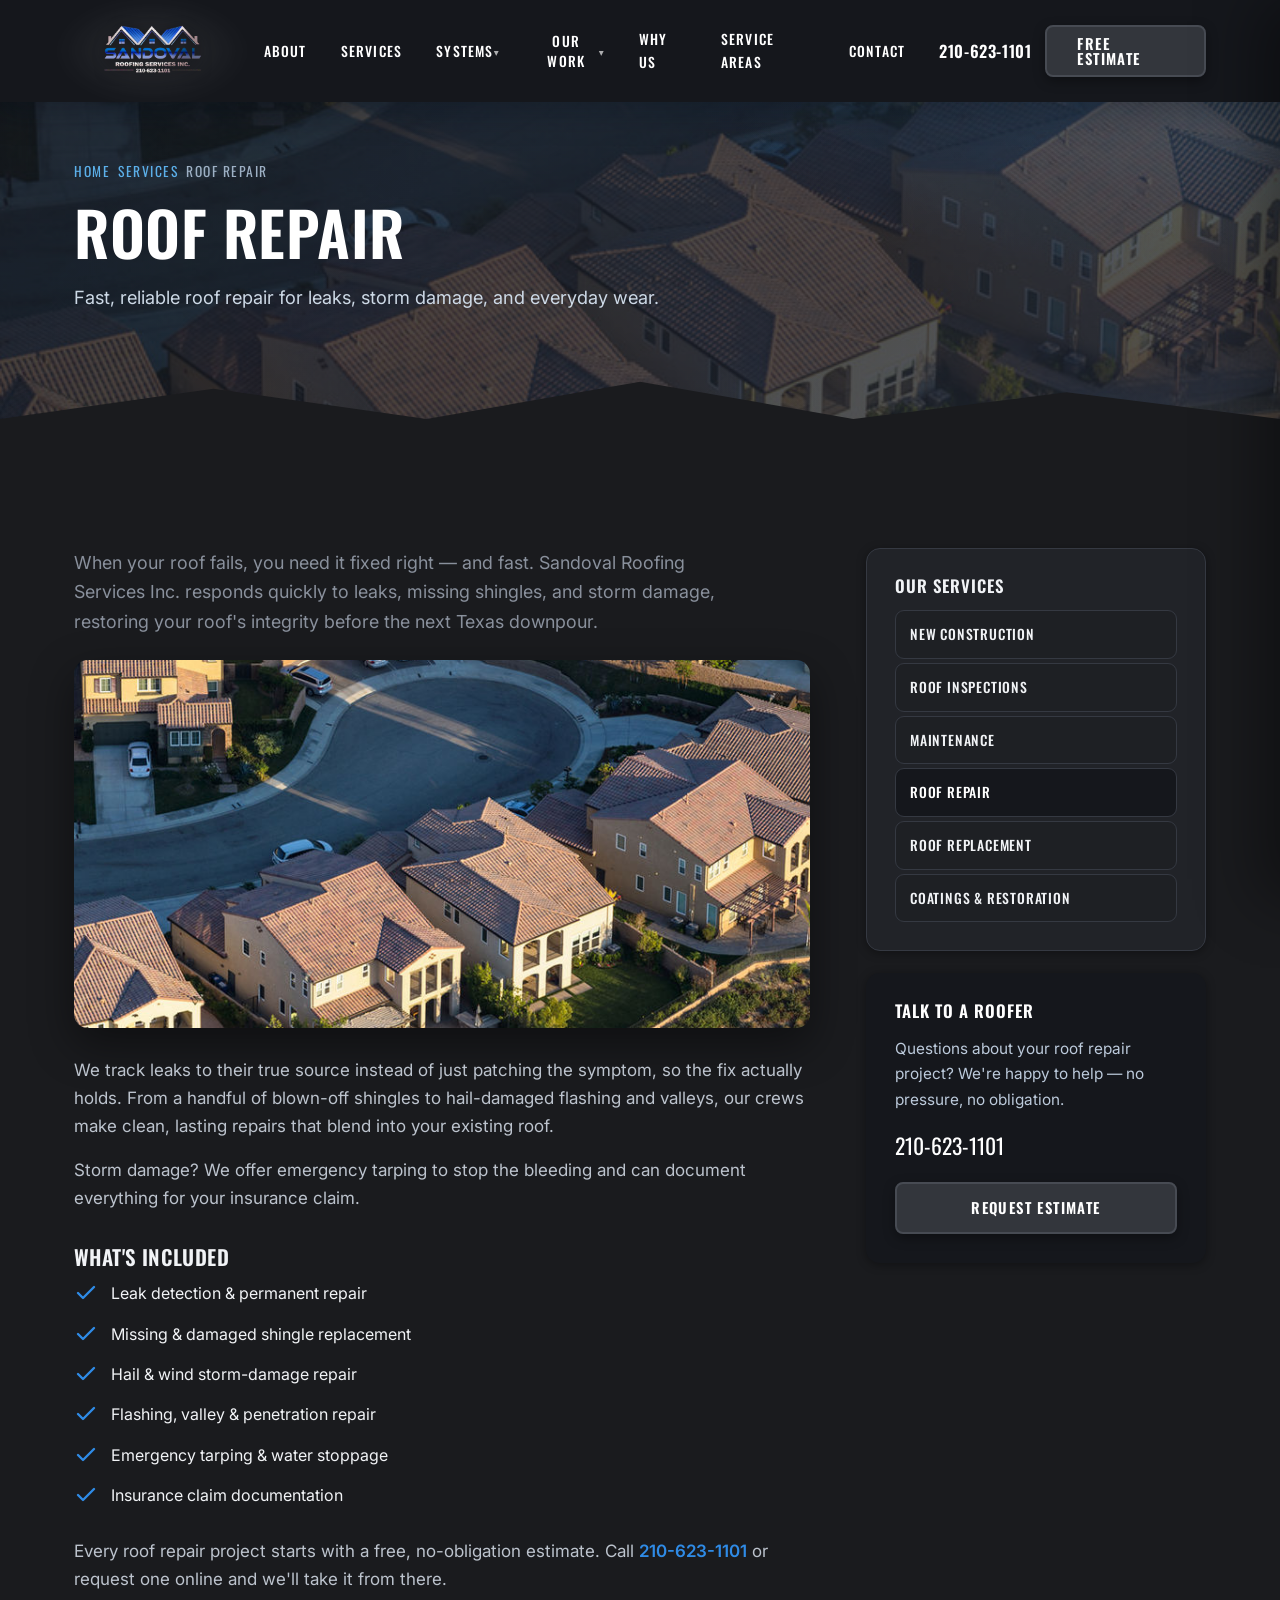
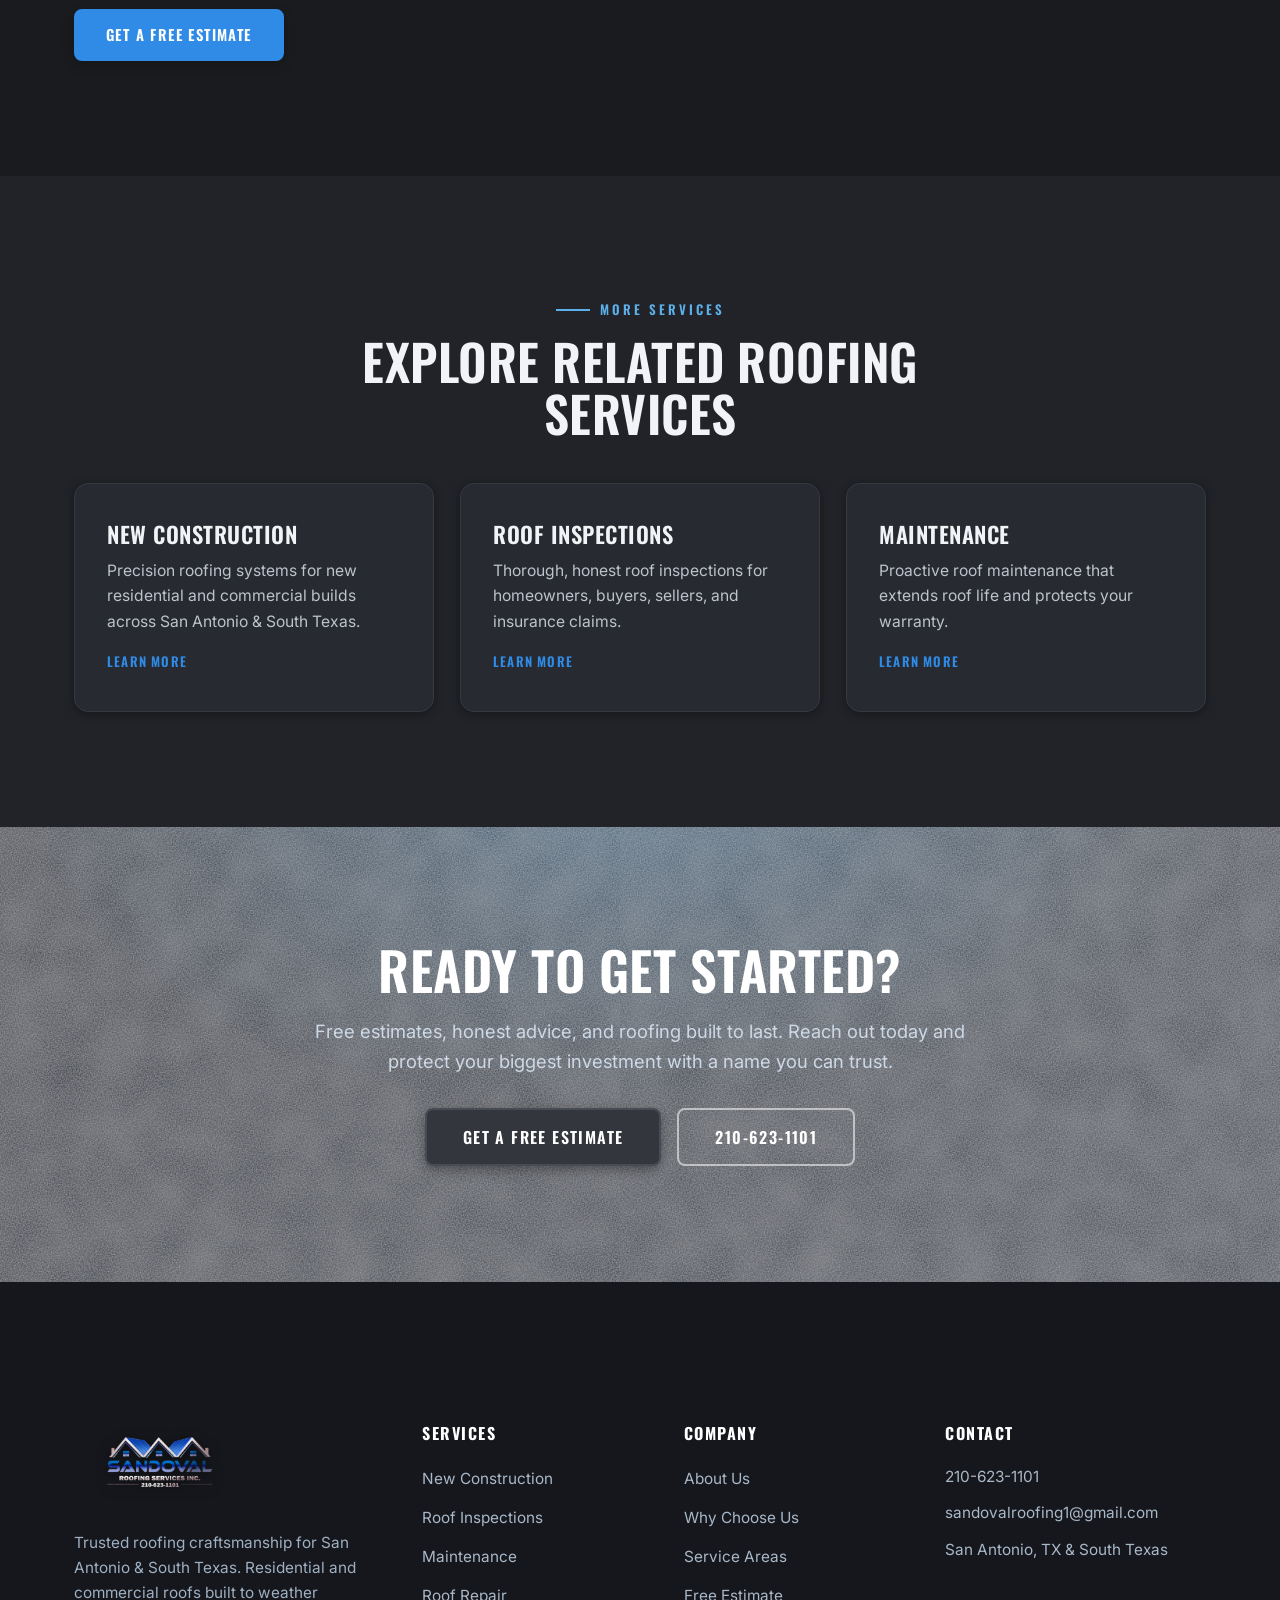
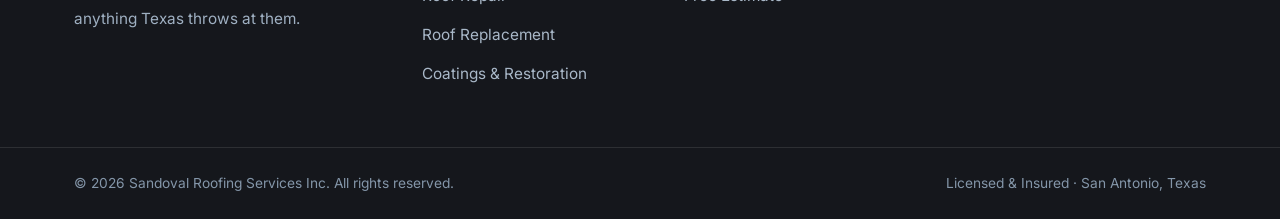
<file: services/repair.html>
<!doctype html>
<html lang="en">
<head>
  <meta charset="utf-8" />
  <meta name="viewport" content="width=device-width, initial-scale=1" />
  <title>Roof Repair · San Antonio, TX | Sandoval Roofing Services Inc.</title>
  <meta name="description" content="Fast, reliable roof repair for leaks, storm damage, and everyday wear. Sandoval Roofing Services Inc. — call 210-623-1101 for a free estimate." />
  <meta name="theme-color" content="#0A2038" />
  <link rel="icon" href="../assets/sandoval-logo.png" />
  <link rel="preconnect" href="https://fonts.googleapis.com" />
  <link rel="preconnect" href="https://fonts.gstatic.com" crossorigin />
  <link href="https://fonts.googleapis.com/css2?family=Oswald:wght@400;500;600;700&family=Inter:wght@400;500;600;700&display=swap" rel="stylesheet" />
  <link rel="stylesheet" href="../assets/styles.css" />
  <script src="../assets/main.js" defer></script>
</head>
<body>

  <!-- NAV -->
  <header class="nav nav--fixedsolid" id="nav">
    <div class="wrap nav__row">
      <a href="../index.html" class="brand" aria-label="Sandoval Roofing Services — home">
        <span class="brand__chip"><img src="../assets/sandoval-logo.png" alt="Sandoval Roofing Services Inc. logo" /></span>
      </a>
      <nav class="nav__links" aria-label="Primary">
        <a href="../index.html#about">About</a>
        <a href="../index.html#services">Services</a>
        <span class="nav__item nav__item--drop"><button type="button" class="nav__drophead">Systems</button><div class="nav__drop"><a href="../residential-systems.html">Residential Systems</a><a href="../commercial-systems.html">Commercial Systems</a></div></span>
        <span class="nav__item nav__item--drop"><button type="button" class="nav__drophead">Our Work</button><div class="nav__drop"><a href="../index.html#projects">Commercial Projects</a><a href="../index.html#residential">Residential Projects</a></div></span>
        <a href="../index.html#why">Why Us</a>
        <a href="../index.html#areas">Service Areas</a>
        <a href="../index.html#contact">Contact</a>
      </nav>
      <div class="nav__cta">
        <a class="nav__phone" href="tel:+12106231101" aria-label="Call 2 1 0, 6 2 3, 1 1 0 1"><svg viewBox="0 0 24 24" fill="none" stroke="currentColor" stroke-width="2" stroke-linecap="round" stroke-linejoin="round"><path d="M22 16.92v3a2 2 0 0 1-2.18 2 19.79 19.79 0 0 1-8.63-3.07 19.5 19.5 0 0 1-6-6 19.79 19.79 0 0 1-3.07-8.67A2 2 0 0 1 4.11 2h3a2 2 0 0 1 2 1.72c.13.96.36 1.9.7 2.81a2 2 0 0 1-.45 2.11L8.09 9.91a16 16 0 0 0 6 6l1.27-1.27a2 2 0 0 1 2.11-.45c.9.34 1.85.57 2.81.7A2 2 0 0 1 22 16.92z"/></svg> 210-623-1101</a>
        <a class="btn btn--panel" href="../index.html#contact">Free Estimate</a>
      </div>
      <button class="nav__toggle" id="navToggle" aria-label="Open menu" aria-expanded="false" aria-controls="drawer"><span></span><span></span><span></span></button>
    </div>
  </header>

  <div class="scrim" id="scrim"></div>
  <aside class="drawer" id="drawer" aria-label="Mobile menu" aria-hidden="true">
    <button class="nav__close" id="navClose" aria-label="Close menu"><svg viewBox="0 0 24 24" fill="none" stroke="currentColor" stroke-width="2" stroke-linecap="round"><path d="M18 6 6 18M6 6l12 12"/></svg></button>
    <a href="../index.html#about">About</a>
    <a href="../index.html#services">Services</a>
    <button type="button" class="drawer__acc" aria-expanded="false" aria-controls="drawerSystems">Systems</button>
    <div class="drawer__panel" id="drawerSystems">
      <a href="../residential-systems.html" class="drawer__sub">Residential Systems</a>
      <a href="../commercial-systems.html" class="drawer__sub">Commercial Systems</a>
    </div>
    <button type="button" class="drawer__acc" aria-expanded="false" aria-controls="drawerWork">Our Work</button>
    <div class="drawer__panel" id="drawerWork">
      <a href="../index.html#projects" class="drawer__sub">Commercial Projects</a>
      <a href="../index.html#residential" class="drawer__sub">Residential Projects</a>
    </div>
    <a href="../index.html#why">Why Us</a>
    <a href="../index.html#areas">Service Areas</a>
    <a href="../index.html#contact">Contact</a>
    <a class="btn btn--panel" href="../index.html#contact">Get a Free Estimate</a>
    <div class="drawer__phone">Call us anytime <a href="tel:+12106231101">210-623-1101</a></div>
  </aside>

  <!-- SUBHERO -->
  <section class="subhero">
    <div class="subhero__bg"><img src="../assets/hero-roofs.jpg" alt="" aria-hidden="true" /></div>
    <div class="wrap">
      <nav class="crumbs" aria-label="Breadcrumb">
        <a href="../index.html">Home</a>
        <svg viewBox="0 0 24 24" fill="none" stroke="currentColor" stroke-width="2.4" stroke-linecap="round" stroke-linejoin="round"><path d="m9 6 6 6-6 6"/></svg>
        <a href="../index.html#services">Services</a>
        <svg viewBox="0 0 24 24" fill="none" stroke="currentColor" stroke-width="2.4" stroke-linecap="round" stroke-linejoin="round"><path d="m9 6 6 6-6 6"/></svg>
        <span>Roof Repair</span>
      </nav>
      <h1>Roof Repair</h1>
      <p>Fast, reliable roof repair for leaks, storm damage, and everyday wear.</p>
    </div>
    <div class="subhero__wave" aria-hidden="true">
      <svg class="roofline" viewBox="0 0 1440 70" preserveAspectRatio="none"><path fill="currentColor" d="M0,70 L0,54 L240,20 L480,54 L720,12 L960,54 L1200,24 L1440,54 L1440,70 Z"/></svg>
    </div>
  </section>

  <!-- CONTENT -->
  <section class="pad">
    <div class="wrap svc-layout">
      <div class="prose reveal">
        <p class="lead">When your roof fails, you need it fixed right — and fast. Sandoval Roofing Services Inc. responds quickly to leaks, missing shingles, and storm damage, restoring your roof's integrity before the next Texas downpour.</p>
        <img src="../assets/hero-roofs.jpg" alt="Aerial view of roofs needing repair after a storm" loading="lazy" />
        <p>We track leaks to their true source instead of just patching the symptom, so the fix actually holds. From a handful of blown-off shingles to hail-damaged flashing and valleys, our crews make clean, lasting repairs that blend into your existing roof.</p>
        <p>Storm damage? We offer emergency tarping to stop the bleeding and can document everything for your insurance claim.</p>
        <h3>What's Included</h3>
        <ul class="checklist">
          <li><svg viewBox="0 0 24 24" fill="none" stroke="currentColor" stroke-width="2.4" stroke-linecap="round" stroke-linejoin="round"><path d="M20 6 9 17l-5-5"/></svg> <span>Leak detection & permanent repair</span></li>
          <li><svg viewBox="0 0 24 24" fill="none" stroke="currentColor" stroke-width="2.4" stroke-linecap="round" stroke-linejoin="round"><path d="M20 6 9 17l-5-5"/></svg> <span>Missing & damaged shingle replacement</span></li>
          <li><svg viewBox="0 0 24 24" fill="none" stroke="currentColor" stroke-width="2.4" stroke-linecap="round" stroke-linejoin="round"><path d="M20 6 9 17l-5-5"/></svg> <span>Hail & wind storm-damage repair</span></li>
          <li><svg viewBox="0 0 24 24" fill="none" stroke="currentColor" stroke-width="2.4" stroke-linecap="round" stroke-linejoin="round"><path d="M20 6 9 17l-5-5"/></svg> <span>Flashing, valley & penetration repair</span></li>
          <li><svg viewBox="0 0 24 24" fill="none" stroke="currentColor" stroke-width="2.4" stroke-linecap="round" stroke-linejoin="round"><path d="M20 6 9 17l-5-5"/></svg> <span>Emergency tarping & water stoppage</span></li>
          <li><svg viewBox="0 0 24 24" fill="none" stroke="currentColor" stroke-width="2.4" stroke-linecap="round" stroke-linejoin="round"><path d="M20 6 9 17l-5-5"/></svg> <span>Insurance claim documentation</span></li>
        </ul>
        <p>Every roof repair project starts with a free, no-obligation estimate. Call <a href="tel:+12106231101" style="color:var(--royal);font-weight:600">210-623-1101</a> or request one online and we'll take it from there.</p>
        <a class="btn" href="../index.html#contact">Get a Free Estimate <svg viewBox="0 0 24 24" fill="none" stroke="currentColor" stroke-width="2.4" stroke-linecap="round" stroke-linejoin="round"><path d="M5 12h14M13 6l6 6-6 6"/></svg></a>
      </div>

      <aside class="svc-side">
        <div class="side-card">
          <h4>Our Services</h4>
          <ul class="side-nav">
        <li><a href="new-construction.html">New Construction <svg viewBox="0 0 24 24" fill="none" stroke="currentColor" stroke-width="2.4" stroke-linecap="round" stroke-linejoin="round"><path d="m9 6 6 6-6 6"/></svg></a></li>
        <li><a href="inspections.html">Roof Inspections <svg viewBox="0 0 24 24" fill="none" stroke="currentColor" stroke-width="2.4" stroke-linecap="round" stroke-linejoin="round"><path d="m9 6 6 6-6 6"/></svg></a></li>
        <li><a href="maintenance.html">Maintenance <svg viewBox="0 0 24 24" fill="none" stroke="currentColor" stroke-width="2.4" stroke-linecap="round" stroke-linejoin="round"><path d="m9 6 6 6-6 6"/></svg></a></li>
        <li><a href="repair.html" aria-current="page">Roof Repair <svg viewBox="0 0 24 24" fill="none" stroke="currentColor" stroke-width="2.4" stroke-linecap="round" stroke-linejoin="round"><path d="m9 6 6 6-6 6"/></svg></a></li>
        <li><a href="replacement.html">Roof Replacement <svg viewBox="0 0 24 24" fill="none" stroke="currentColor" stroke-width="2.4" stroke-linecap="round" stroke-linejoin="round"><path d="m9 6 6 6-6 6"/></svg></a></li>
        <li><a href="coatings.html">Coatings & Restoration <svg viewBox="0 0 24 24" fill="none" stroke="currentColor" stroke-width="2.4" stroke-linecap="round" stroke-linejoin="round"><path d="m9 6 6 6-6 6"/></svg></a></li>
          </ul>
        </div>
        <div class="side-card side-card--navy">
          <h4>Talk to a Roofer</h4>
          <p>Questions about your roof repair project? We're happy to help — no pressure, no obligation.</p>
          <a class="side-phone" href="tel:+12106231101"><svg viewBox="0 0 24 24" fill="none" stroke="currentColor" stroke-width="2" stroke-linecap="round" stroke-linejoin="round"><path d="M22 16.92v3a2 2 0 0 1-2.18 2 19.79 19.79 0 0 1-8.63-3.07 19.5 19.5 0 0 1-6-6 19.79 19.79 0 0 1-3.07-8.67A2 2 0 0 1 4.11 2h3a2 2 0 0 1 2 1.72c.13.96.36 1.9.7 2.81a2 2 0 0 1-.45 2.11L8.09 9.91a16 16 0 0 0 6 6l1.27-1.27a2 2 0 0 1 2.11-.45c.9.34 1.85.57 2.81.7A2 2 0 0 1 22 16.92z"/></svg> 210-623-1101</a>
          <a class="btn btn--panel" href="../index.html#contact">Request Estimate</a>
        </div>
      </aside>
    </div>
  </section>

  <!-- RELATED -->
  <section class="pad services">
    <div class="wrap">
      <div style="text-align:center;max-width:640px;margin:0 auto 8px" class="reveal">
        <span class="eyebrow" style="justify-content:center">More Services</span>
        <h2 class="section-title">Explore Related Roofing Services</h2>
      </div>
      <div class="cards" style="margin-top:44px">
        <article class="card reveal">
          <h3>New Construction</h3>
          <p>Precision roofing systems for new residential and commercial builds across San Antonio & South Texas.</p>
          <a class="card__link" href="new-construction.html">Learn More <svg viewBox="0 0 24 24" fill="none" stroke="currentColor" stroke-width="2.4" stroke-linecap="round" stroke-linejoin="round"><path d="M5 12h14M13 6l6 6-6 6"/></svg></a>
        </article>
        <article class="card reveal">
          <h3>Roof Inspections</h3>
          <p>Thorough, honest roof inspections for homeowners, buyers, sellers, and insurance claims.</p>
          <a class="card__link" href="inspections.html">Learn More <svg viewBox="0 0 24 24" fill="none" stroke="currentColor" stroke-width="2.4" stroke-linecap="round" stroke-linejoin="round"><path d="M5 12h14M13 6l6 6-6 6"/></svg></a>
        </article>
        <article class="card reveal">
          <h3>Maintenance</h3>
          <p>Proactive roof maintenance that extends roof life and protects your warranty.</p>
          <a class="card__link" href="maintenance.html">Learn More <svg viewBox="0 0 24 24" fill="none" stroke="currentColor" stroke-width="2.4" stroke-linecap="round" stroke-linejoin="round"><path d="M5 12h14M13 6l6 6-6 6"/></svg></a>
        </article>
      </div>
    </div>
  </section>

  <!-- CTA -->
  <section class="pad cta">
    <div class="wrap cta__inner">
      <h2>Ready to Get Started?</h2>
      <p>Free estimates, honest advice, and roofing built to last. Reach out today and protect your biggest investment with a name you can trust.</p>
      <div class="cta__actions">
        <a class="btn btn--lg btn--panel" href="../index.html#contact">Get a Free Estimate</a>
        <a class="btn btn--lg btn--ghost" href="tel:+12106231101"><svg viewBox="0 0 24 24" fill="none" stroke="currentColor" stroke-width="2" stroke-linecap="round" stroke-linejoin="round"><path d="M22 16.92v3a2 2 0 0 1-2.18 2 19.79 19.79 0 0 1-8.63-3.07 19.5 19.5 0 0 1-6-6 19.79 19.79 0 0 1-3.07-8.67A2 2 0 0 1 4.11 2h3a2 2 0 0 1 2 1.72c.13.96.36 1.9.7 2.81a2 2 0 0 1-.45 2.11L8.09 9.91a16 16 0 0 0 6 6l1.27-1.27a2 2 0 0 1 2.11-.45c.9.34 1.85.57 2.81.7A2 2 0 0 1 22 16.92z"/></svg> 210-623-1101</a>
      </div>
    </div>
  </section>

  <!-- roofline divider -->
  <div aria-hidden="true" style="line-height:0;background:var(--navy)">
    <svg class="roofline roofline--navy" viewBox="0 0 1440 70" preserveAspectRatio="none" style="transform:rotate(180deg)"><path fill="currentColor" d="M0,70 L0,54 L240,20 L480,54 L720,12 L960,54 L1200,24 L1440,54 L1440,70 Z"/></svg>
  </div>

  <!-- FOOTER -->
  <footer>
    <div class="wrap foot__grid">
      <div class="foot__brand">
        <img src="../assets/sandoval-logo.png" alt="Sandoval Roofing Services Inc. logo" />
        <p>Trusted roofing craftsmanship for San Antonio &amp; South Texas. Residential and commercial roofs built to weather anything Texas throws at them.</p>
      </div>
      <div class="foot">
        <h5>Services</h5>
        <ul>
          <li><a href="new-construction.html">New Construction</a></li>
          <li><a href="inspections.html">Roof Inspections</a></li>
          <li><a href="maintenance.html">Maintenance</a></li>
          <li><a href="repair.html">Roof Repair</a></li>
          <li><a href="replacement.html">Roof Replacement</a></li>
          <li><a href="coatings.html">Coatings &amp; Restoration</a></li>
        </ul>
      </div>
      <div class="foot">
        <h5>Company</h5>
        <ul>
          <li><a href="../index.html#about">About Us</a></li>
          <li><a href="../index.html#why">Why Choose Us</a></li>
          <li><a href="../index.html#areas">Service Areas</a></li>
          <li><a href="../index.html#contact">Free Estimate</a></li>
        </ul>
      </div>
      <div class="foot">
        <h5>Contact</h5>
        <ul class="foot__contact">
          <li><svg viewBox="0 0 24 24" fill="none" stroke="currentColor" stroke-width="2" stroke-linecap="round" stroke-linejoin="round"><path d="M22 16.92v3a2 2 0 0 1-2.18 2 19.79 19.79 0 0 1-8.63-3.07 19.5 19.5 0 0 1-6-6 19.79 19.79 0 0 1-3.07-8.67A2 2 0 0 1 4.11 2h3a2 2 0 0 1 2 1.72c.13.96.36 1.9.7 2.81a2 2 0 0 1-.45 2.11L8.09 9.91a16 16 0 0 0 6 6l1.27-1.27a2 2 0 0 1 2.11-.45c.9.34 1.85.57 2.81.7A2 2 0 0 1 22 16.92z"/></svg><a href="tel:+12106231101">210-623-1101</a></li>
          <li><svg viewBox="0 0 24 24" fill="none" stroke="currentColor" stroke-width="2" stroke-linecap="round" stroke-linejoin="round"><path d="M4 4h16a2 2 0 0 1 2 2v12a2 2 0 0 1-2 2H4a2 2 0 0 1-2-2V6a2 2 0 0 1 2-2z"/><path d="m22 6-10 7L2 6"/></svg><a href="mailto:sandovalroofing1@gmail.com">sandovalroofing1@gmail.com</a></li>
          <li><svg viewBox="0 0 24 24" fill="none" stroke="currentColor" stroke-width="2" stroke-linecap="round" stroke-linejoin="round"><path d="M21 10c0 7-9 12-9 12s-9-5-9-12a9 9 0 0 1 18 0z"/><circle cx="12" cy="10" r="3"/></svg><span>San Antonio, TX &amp; South Texas</span></li>
        </ul>
      </div>
    </div>
    <div class="foot__bar">
      <div class="wrap">
        <span>&copy; <span id="yr"></span> Sandoval Roofing Services Inc. All rights reserved.</span>
        <span>Licensed &amp; Insured &middot; San Antonio, Texas</span>
      </div>
    </div>
  </footer>

  <button class="totop" id="toTop" aria-label="Back to top"><svg viewBox="0 0 24 24" fill="none" stroke="currentColor" stroke-width="2.4" stroke-linecap="round" stroke-linejoin="round"><path d="m18 15-6-6-6 6"/></svg></button>

</body>
</html>
</file>
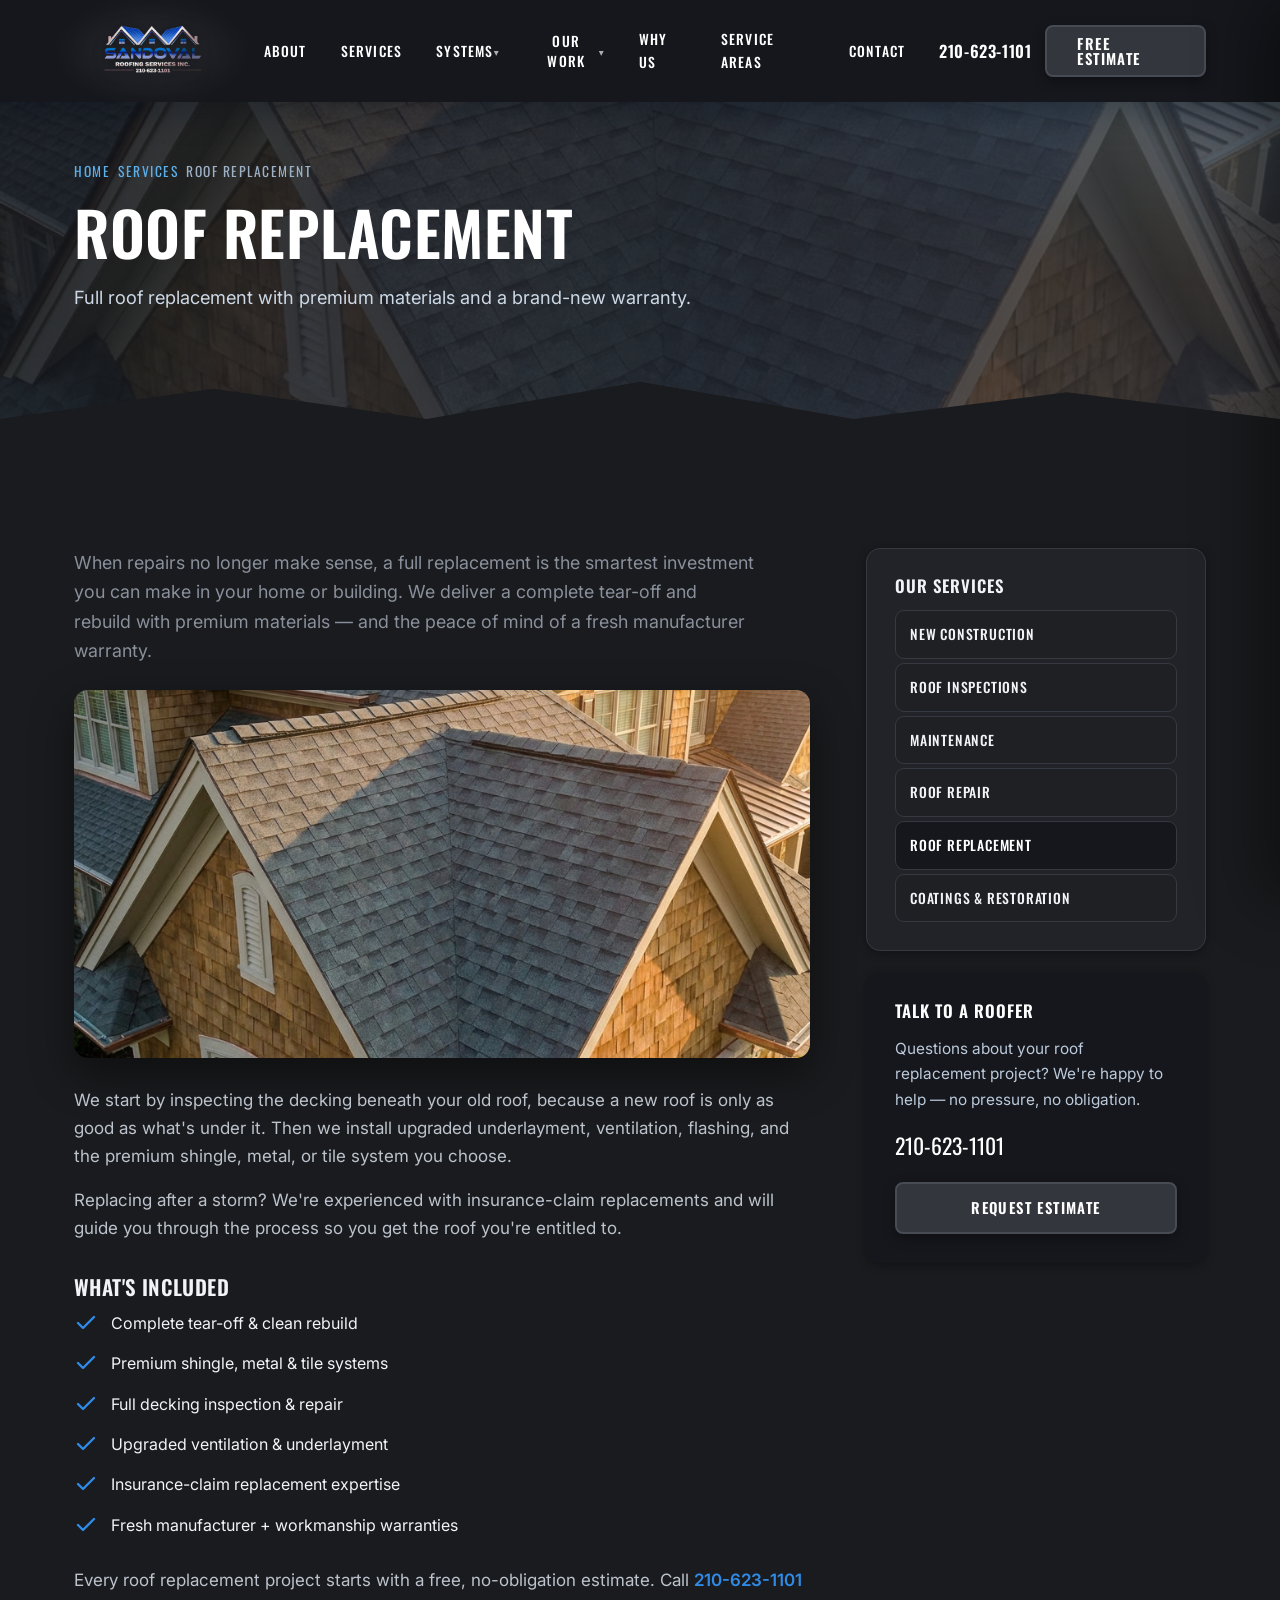
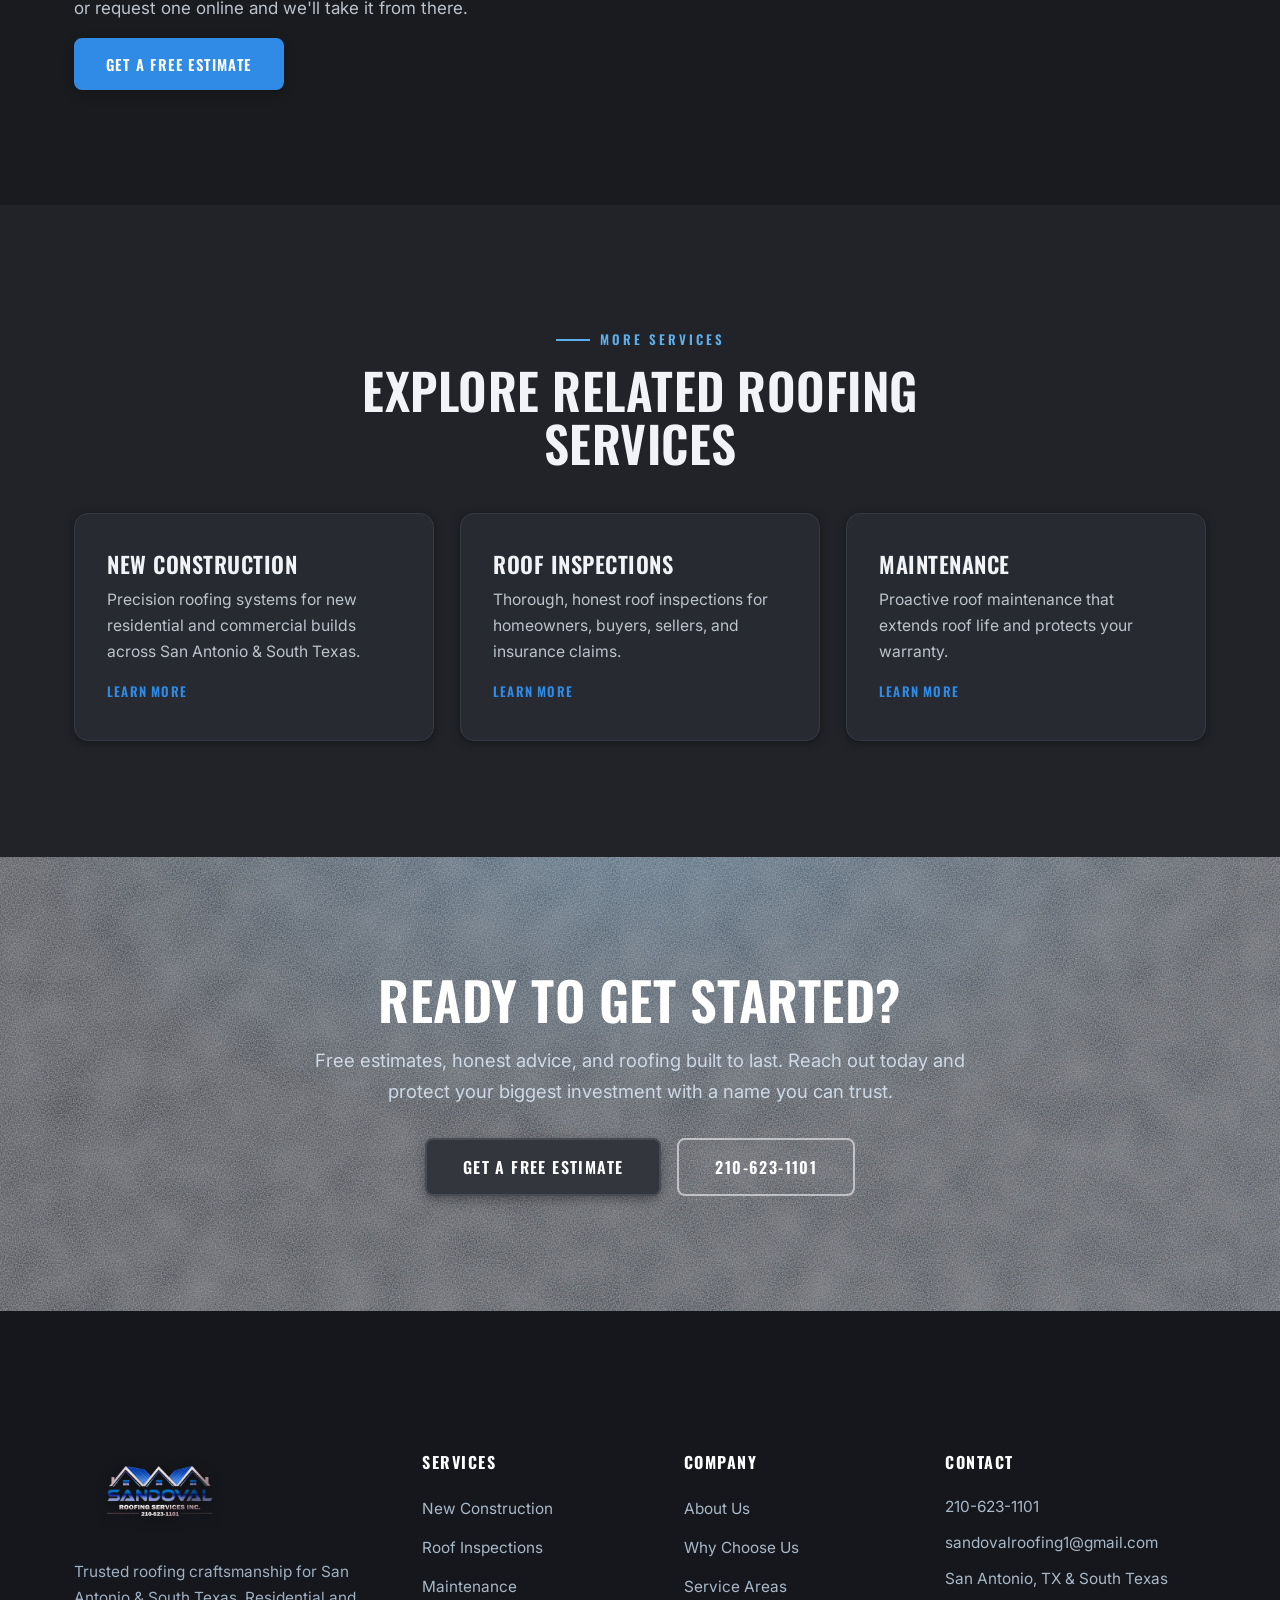
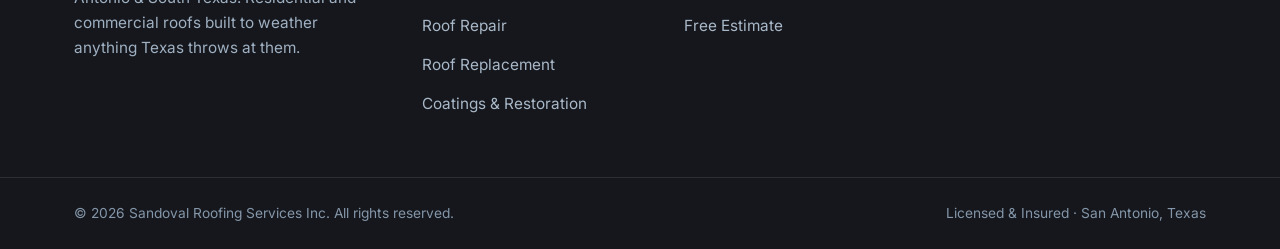
<file: services/replacement.html>
<!doctype html>
<html lang="en">
<head>
  <meta charset="utf-8" />
  <meta name="viewport" content="width=device-width, initial-scale=1" />
  <title>Roof Replacement · San Antonio, TX | Sandoval Roofing Services Inc.</title>
  <meta name="description" content="Full roof replacement with premium materials and a brand-new warranty. Sandoval Roofing Services Inc. — call 210-623-1101 for a free estimate." />
  <meta name="theme-color" content="#0A2038" />
  <link rel="icon" href="../assets/sandoval-logo.png" />
  <link rel="preconnect" href="https://fonts.googleapis.com" />
  <link rel="preconnect" href="https://fonts.gstatic.com" crossorigin />
  <link href="https://fonts.googleapis.com/css2?family=Oswald:wght@400;500;600;700&family=Inter:wght@400;500;600;700&display=swap" rel="stylesheet" />
  <link rel="stylesheet" href="../assets/styles.css" />
  <script src="../assets/main.js" defer></script>
</head>
<body>

  <!-- NAV -->
  <header class="nav nav--fixedsolid" id="nav">
    <div class="wrap nav__row">
      <a href="../index.html" class="brand" aria-label="Sandoval Roofing Services — home">
        <span class="brand__chip"><img src="../assets/sandoval-logo.png" alt="Sandoval Roofing Services Inc. logo" /></span>
      </a>
      <nav class="nav__links" aria-label="Primary">
        <a href="../index.html#about">About</a>
        <a href="../index.html#services">Services</a>
        <span class="nav__item nav__item--drop"><button type="button" class="nav__drophead">Systems</button><div class="nav__drop"><a href="../residential-systems.html">Residential Systems</a><a href="../commercial-systems.html">Commercial Systems</a></div></span>
        <span class="nav__item nav__item--drop"><button type="button" class="nav__drophead">Our Work</button><div class="nav__drop"><a href="../index.html#projects">Commercial Projects</a><a href="../index.html#residential">Residential Projects</a></div></span>
        <a href="../index.html#why">Why Us</a>
        <a href="../index.html#areas">Service Areas</a>
        <a href="../index.html#contact">Contact</a>
      </nav>
      <div class="nav__cta">
        <a class="nav__phone" href="tel:+12106231101" aria-label="Call 2 1 0, 6 2 3, 1 1 0 1"><svg viewBox="0 0 24 24" fill="none" stroke="currentColor" stroke-width="2" stroke-linecap="round" stroke-linejoin="round"><path d="M22 16.92v3a2 2 0 0 1-2.18 2 19.79 19.79 0 0 1-8.63-3.07 19.5 19.5 0 0 1-6-6 19.79 19.79 0 0 1-3.07-8.67A2 2 0 0 1 4.11 2h3a2 2 0 0 1 2 1.72c.13.96.36 1.9.7 2.81a2 2 0 0 1-.45 2.11L8.09 9.91a16 16 0 0 0 6 6l1.27-1.27a2 2 0 0 1 2.11-.45c.9.34 1.85.57 2.81.7A2 2 0 0 1 22 16.92z"/></svg> 210-623-1101</a>
        <a class="btn btn--panel" href="../index.html#contact">Free Estimate</a>
      </div>
      <button class="nav__toggle" id="navToggle" aria-label="Open menu" aria-expanded="false" aria-controls="drawer"><span></span><span></span><span></span></button>
    </div>
  </header>

  <div class="scrim" id="scrim"></div>
  <aside class="drawer" id="drawer" aria-label="Mobile menu" aria-hidden="true">
    <button class="nav__close" id="navClose" aria-label="Close menu"><svg viewBox="0 0 24 24" fill="none" stroke="currentColor" stroke-width="2" stroke-linecap="round"><path d="M18 6 6 18M6 6l12 12"/></svg></button>
    <a href="../index.html#about">About</a>
    <a href="../index.html#services">Services</a>
    <button type="button" class="drawer__acc" aria-expanded="false" aria-controls="drawerSystems">Systems</button>
    <div class="drawer__panel" id="drawerSystems">
      <a href="../residential-systems.html" class="drawer__sub">Residential Systems</a>
      <a href="../commercial-systems.html" class="drawer__sub">Commercial Systems</a>
    </div>
    <button type="button" class="drawer__acc" aria-expanded="false" aria-controls="drawerWork">Our Work</button>
    <div class="drawer__panel" id="drawerWork">
      <a href="../index.html#projects" class="drawer__sub">Commercial Projects</a>
      <a href="../index.html#residential" class="drawer__sub">Residential Projects</a>
    </div>
    <a href="../index.html#why">Why Us</a>
    <a href="../index.html#areas">Service Areas</a>
    <a href="../index.html#contact">Contact</a>
    <a class="btn btn--panel" href="../index.html#contact">Get a Free Estimate</a>
    <div class="drawer__phone">Call us anytime <a href="tel:+12106231101">210-623-1101</a></div>
  </aside>

  <!-- SUBHERO -->
  <section class="subhero">
    <div class="subhero__bg"><img src="../assets/project-residential.jpg" alt="" aria-hidden="true" /></div>
    <div class="wrap">
      <nav class="crumbs" aria-label="Breadcrumb">
        <a href="../index.html">Home</a>
        <svg viewBox="0 0 24 24" fill="none" stroke="currentColor" stroke-width="2.4" stroke-linecap="round" stroke-linejoin="round"><path d="m9 6 6 6-6 6"/></svg>
        <a href="../index.html#services">Services</a>
        <svg viewBox="0 0 24 24" fill="none" stroke="currentColor" stroke-width="2.4" stroke-linecap="round" stroke-linejoin="round"><path d="m9 6 6 6-6 6"/></svg>
        <span>Roof Replacement</span>
      </nav>
      <h1>Roof Replacement</h1>
      <p>Full roof replacement with premium materials and a brand-new warranty.</p>
    </div>
    <div class="subhero__wave" aria-hidden="true">
      <svg class="roofline" viewBox="0 0 1440 70" preserveAspectRatio="none"><path fill="currentColor" d="M0,70 L0,54 L240,20 L480,54 L720,12 L960,54 L1200,24 L1440,54 L1440,70 Z"/></svg>
    </div>
  </section>

  <!-- CONTENT -->
  <section class="pad">
    <div class="wrap svc-layout">
      <div class="prose reveal">
        <p class="lead">When repairs no longer make sense, a full replacement is the smartest investment you can make in your home or building. We deliver a complete tear-off and rebuild with premium materials — and the peace of mind of a fresh manufacturer warranty.</p>
        <img src="../assets/project-residential.jpg" alt="Home with a brand-new architectural shingle roof" loading="lazy" />
        <p>We start by inspecting the decking beneath your old roof, because a new roof is only as good as what's under it. Then we install upgraded underlayment, ventilation, flashing, and the premium shingle, metal, or tile system you choose.</p>
        <p>Replacing after a storm? We're experienced with insurance-claim replacements and will guide you through the process so you get the roof you're entitled to.</p>
        <h3>What's Included</h3>
        <ul class="checklist">
          <li><svg viewBox="0 0 24 24" fill="none" stroke="currentColor" stroke-width="2.4" stroke-linecap="round" stroke-linejoin="round"><path d="M20 6 9 17l-5-5"/></svg> <span>Complete tear-off & clean rebuild</span></li>
          <li><svg viewBox="0 0 24 24" fill="none" stroke="currentColor" stroke-width="2.4" stroke-linecap="round" stroke-linejoin="round"><path d="M20 6 9 17l-5-5"/></svg> <span>Premium shingle, metal & tile systems</span></li>
          <li><svg viewBox="0 0 24 24" fill="none" stroke="currentColor" stroke-width="2.4" stroke-linecap="round" stroke-linejoin="round"><path d="M20 6 9 17l-5-5"/></svg> <span>Full decking inspection & repair</span></li>
          <li><svg viewBox="0 0 24 24" fill="none" stroke="currentColor" stroke-width="2.4" stroke-linecap="round" stroke-linejoin="round"><path d="M20 6 9 17l-5-5"/></svg> <span>Upgraded ventilation & underlayment</span></li>
          <li><svg viewBox="0 0 24 24" fill="none" stroke="currentColor" stroke-width="2.4" stroke-linecap="round" stroke-linejoin="round"><path d="M20 6 9 17l-5-5"/></svg> <span>Insurance-claim replacement expertise</span></li>
          <li><svg viewBox="0 0 24 24" fill="none" stroke="currentColor" stroke-width="2.4" stroke-linecap="round" stroke-linejoin="round"><path d="M20 6 9 17l-5-5"/></svg> <span>Fresh manufacturer + workmanship warranties</span></li>
        </ul>
        <p>Every roof replacement project starts with a free, no-obligation estimate. Call <a href="tel:+12106231101" style="color:var(--royal);font-weight:600">210-623-1101</a> or request one online and we'll take it from there.</p>
        <a class="btn" href="../index.html#contact">Get a Free Estimate <svg viewBox="0 0 24 24" fill="none" stroke="currentColor" stroke-width="2.4" stroke-linecap="round" stroke-linejoin="round"><path d="M5 12h14M13 6l6 6-6 6"/></svg></a>
      </div>

      <aside class="svc-side">
        <div class="side-card">
          <h4>Our Services</h4>
          <ul class="side-nav">
        <li><a href="new-construction.html">New Construction <svg viewBox="0 0 24 24" fill="none" stroke="currentColor" stroke-width="2.4" stroke-linecap="round" stroke-linejoin="round"><path d="m9 6 6 6-6 6"/></svg></a></li>
        <li><a href="inspections.html">Roof Inspections <svg viewBox="0 0 24 24" fill="none" stroke="currentColor" stroke-width="2.4" stroke-linecap="round" stroke-linejoin="round"><path d="m9 6 6 6-6 6"/></svg></a></li>
        <li><a href="maintenance.html">Maintenance <svg viewBox="0 0 24 24" fill="none" stroke="currentColor" stroke-width="2.4" stroke-linecap="round" stroke-linejoin="round"><path d="m9 6 6 6-6 6"/></svg></a></li>
        <li><a href="repair.html">Roof Repair <svg viewBox="0 0 24 24" fill="none" stroke="currentColor" stroke-width="2.4" stroke-linecap="round" stroke-linejoin="round"><path d="m9 6 6 6-6 6"/></svg></a></li>
        <li><a href="replacement.html" aria-current="page">Roof Replacement <svg viewBox="0 0 24 24" fill="none" stroke="currentColor" stroke-width="2.4" stroke-linecap="round" stroke-linejoin="round"><path d="m9 6 6 6-6 6"/></svg></a></li>
        <li><a href="coatings.html">Coatings & Restoration <svg viewBox="0 0 24 24" fill="none" stroke="currentColor" stroke-width="2.4" stroke-linecap="round" stroke-linejoin="round"><path d="m9 6 6 6-6 6"/></svg></a></li>
          </ul>
        </div>
        <div class="side-card side-card--navy">
          <h4>Talk to a Roofer</h4>
          <p>Questions about your roof replacement project? We're happy to help — no pressure, no obligation.</p>
          <a class="side-phone" href="tel:+12106231101"><svg viewBox="0 0 24 24" fill="none" stroke="currentColor" stroke-width="2" stroke-linecap="round" stroke-linejoin="round"><path d="M22 16.92v3a2 2 0 0 1-2.18 2 19.79 19.79 0 0 1-8.63-3.07 19.5 19.5 0 0 1-6-6 19.79 19.79 0 0 1-3.07-8.67A2 2 0 0 1 4.11 2h3a2 2 0 0 1 2 1.72c.13.96.36 1.9.7 2.81a2 2 0 0 1-.45 2.11L8.09 9.91a16 16 0 0 0 6 6l1.27-1.27a2 2 0 0 1 2.11-.45c.9.34 1.85.57 2.81.7A2 2 0 0 1 22 16.92z"/></svg> 210-623-1101</a>
          <a class="btn btn--panel" href="../index.html#contact">Request Estimate</a>
        </div>
      </aside>
    </div>
  </section>

  <!-- RELATED -->
  <section class="pad services">
    <div class="wrap">
      <div style="text-align:center;max-width:640px;margin:0 auto 8px" class="reveal">
        <span class="eyebrow" style="justify-content:center">More Services</span>
        <h2 class="section-title">Explore Related Roofing Services</h2>
      </div>
      <div class="cards" style="margin-top:44px">
        <article class="card reveal">
          <h3>New Construction</h3>
          <p>Precision roofing systems for new residential and commercial builds across San Antonio & South Texas.</p>
          <a class="card__link" href="new-construction.html">Learn More <svg viewBox="0 0 24 24" fill="none" stroke="currentColor" stroke-width="2.4" stroke-linecap="round" stroke-linejoin="round"><path d="M5 12h14M13 6l6 6-6 6"/></svg></a>
        </article>
        <article class="card reveal">
          <h3>Roof Inspections</h3>
          <p>Thorough, honest roof inspections for homeowners, buyers, sellers, and insurance claims.</p>
          <a class="card__link" href="inspections.html">Learn More <svg viewBox="0 0 24 24" fill="none" stroke="currentColor" stroke-width="2.4" stroke-linecap="round" stroke-linejoin="round"><path d="M5 12h14M13 6l6 6-6 6"/></svg></a>
        </article>
        <article class="card reveal">
          <h3>Maintenance</h3>
          <p>Proactive roof maintenance that extends roof life and protects your warranty.</p>
          <a class="card__link" href="maintenance.html">Learn More <svg viewBox="0 0 24 24" fill="none" stroke="currentColor" stroke-width="2.4" stroke-linecap="round" stroke-linejoin="round"><path d="M5 12h14M13 6l6 6-6 6"/></svg></a>
        </article>
      </div>
    </div>
  </section>

  <!-- CTA -->
  <section class="pad cta">
    <div class="wrap cta__inner">
      <h2>Ready to Get Started?</h2>
      <p>Free estimates, honest advice, and roofing built to last. Reach out today and protect your biggest investment with a name you can trust.</p>
      <div class="cta__actions">
        <a class="btn btn--lg btn--panel" href="../index.html#contact">Get a Free Estimate</a>
        <a class="btn btn--lg btn--ghost" href="tel:+12106231101"><svg viewBox="0 0 24 24" fill="none" stroke="currentColor" stroke-width="2" stroke-linecap="round" stroke-linejoin="round"><path d="M22 16.92v3a2 2 0 0 1-2.18 2 19.79 19.79 0 0 1-8.63-3.07 19.5 19.5 0 0 1-6-6 19.79 19.79 0 0 1-3.07-8.67A2 2 0 0 1 4.11 2h3a2 2 0 0 1 2 1.72c.13.96.36 1.9.7 2.81a2 2 0 0 1-.45 2.11L8.09 9.91a16 16 0 0 0 6 6l1.27-1.27a2 2 0 0 1 2.11-.45c.9.34 1.85.57 2.81.7A2 2 0 0 1 22 16.92z"/></svg> 210-623-1101</a>
      </div>
    </div>
  </section>

  <!-- roofline divider -->
  <div aria-hidden="true" style="line-height:0;background:var(--navy)">
    <svg class="roofline roofline--navy" viewBox="0 0 1440 70" preserveAspectRatio="none" style="transform:rotate(180deg)"><path fill="currentColor" d="M0,70 L0,54 L240,20 L480,54 L720,12 L960,54 L1200,24 L1440,54 L1440,70 Z"/></svg>
  </div>

  <!-- FOOTER -->
  <footer>
    <div class="wrap foot__grid">
      <div class="foot__brand">
        <img src="../assets/sandoval-logo.png" alt="Sandoval Roofing Services Inc. logo" />
        <p>Trusted roofing craftsmanship for San Antonio &amp; South Texas. Residential and commercial roofs built to weather anything Texas throws at them.</p>
      </div>
      <div class="foot">
        <h5>Services</h5>
        <ul>
          <li><a href="new-construction.html">New Construction</a></li>
          <li><a href="inspections.html">Roof Inspections</a></li>
          <li><a href="maintenance.html">Maintenance</a></li>
          <li><a href="repair.html">Roof Repair</a></li>
          <li><a href="replacement.html">Roof Replacement</a></li>
          <li><a href="coatings.html">Coatings &amp; Restoration</a></li>
        </ul>
      </div>
      <div class="foot">
        <h5>Company</h5>
        <ul>
          <li><a href="../index.html#about">About Us</a></li>
          <li><a href="../index.html#why">Why Choose Us</a></li>
          <li><a href="../index.html#areas">Service Areas</a></li>
          <li><a href="../index.html#contact">Free Estimate</a></li>
        </ul>
      </div>
      <div class="foot">
        <h5>Contact</h5>
        <ul class="foot__contact">
          <li><svg viewBox="0 0 24 24" fill="none" stroke="currentColor" stroke-width="2" stroke-linecap="round" stroke-linejoin="round"><path d="M22 16.92v3a2 2 0 0 1-2.18 2 19.79 19.79 0 0 1-8.63-3.07 19.5 19.5 0 0 1-6-6 19.79 19.79 0 0 1-3.07-8.67A2 2 0 0 1 4.11 2h3a2 2 0 0 1 2 1.72c.13.96.36 1.9.7 2.81a2 2 0 0 1-.45 2.11L8.09 9.91a16 16 0 0 0 6 6l1.27-1.27a2 2 0 0 1 2.11-.45c.9.34 1.85.57 2.81.7A2 2 0 0 1 22 16.92z"/></svg><a href="tel:+12106231101">210-623-1101</a></li>
          <li><svg viewBox="0 0 24 24" fill="none" stroke="currentColor" stroke-width="2" stroke-linecap="round" stroke-linejoin="round"><path d="M4 4h16a2 2 0 0 1 2 2v12a2 2 0 0 1-2 2H4a2 2 0 0 1-2-2V6a2 2 0 0 1 2-2z"/><path d="m22 6-10 7L2 6"/></svg><a href="mailto:sandovalroofing1@gmail.com">sandovalroofing1@gmail.com</a></li>
          <li><svg viewBox="0 0 24 24" fill="none" stroke="currentColor" stroke-width="2" stroke-linecap="round" stroke-linejoin="round"><path d="M21 10c0 7-9 12-9 12s-9-5-9-12a9 9 0 0 1 18 0z"/><circle cx="12" cy="10" r="3"/></svg><span>San Antonio, TX &amp; South Texas</span></li>
        </ul>
      </div>
    </div>
    <div class="foot__bar">
      <div class="wrap">
        <span>&copy; <span id="yr"></span> Sandoval Roofing Services Inc. All rights reserved.</span>
        <span>Licensed &amp; Insured &middot; San Antonio, Texas</span>
      </div>
    </div>
  </footer>

  <button class="totop" id="toTop" aria-label="Back to top"><svg viewBox="0 0 24 24" fill="none" stroke="currentColor" stroke-width="2.4" stroke-linecap="round" stroke-linejoin="round"><path d="m18 15-6-6-6 6"/></svg></button>

</body>
</html>
</file>
<file: new-braunfels-roofing/assets/styles.css>
/* ==========================================================================
   New Braunfels Roofing — shared styles
   Brand palette pulled from the client's existing site:
   tan/sand hero, black service band, warm off-white sections, charcoal text.
   ========================================================================== */

:root {
  --sand: #e6d3c1;
  --sand-deep: #d9c3ac;
  --paper: #f6f0ea;
  --white: #ffffff;
  --black: #0d0d0c;
  --ink: #2a2621;
  --body: #4a443c;
  --muted: #756c60;
  --line: #ded2c2;
  --accent: #7a6a55;
  --accent-dark: #5b4e3d;
  --focus: #1E63B0;

  --font-head: 'Oswald', 'Arial Narrow', sans-serif;
  --font-body: 'Inter', system-ui, sans-serif;
  --font-mono: 'IBM Plex Mono', ui-monospace, SFMono-Regular, Menlo, monospace;

  --wood: #c9b8a0;
  --metal: #b8b2a4;
  --charcoal: #33302a;

  --radius: 6px;
  --shadow: 0 10px 30px rgba(13, 13, 12, 0.12);
  --shadow-lg: 0 24px 60px rgba(13, 13, 12, 0.18);
}

* { box-sizing: border-box; }

html { scroll-behavior: smooth; }

@media (prefers-reduced-motion: reduce) {
  html { scroll-behavior: auto; }
  *, *::before, *::after { animation-duration: 0.01ms !important; animation-iteration-count: 1 !important; transition-duration: 0.01ms !important; }
}

body {
  margin: 0;
  font-family: var(--font-body);
  color: var(--body);
  background: var(--paper);
  line-height: 1.6;
  -webkit-font-smoothing: antialiased;
}

h1, h2, h3, h4 {
  font-family: var(--font-head);
  color: var(--ink);
  text-transform: uppercase;
  letter-spacing: 0.02em;
  line-height: 1.15;
  margin: 0 0 0.5em;
}

h1 { font-size: clamp(2.2rem, 5vw, 3.6rem); }
h2 { font-size: clamp(1.7rem, 3.4vw, 2.5rem); }
h3 { font-size: 1.25rem; }

p { margin: 0 0 1em; }

a { color: inherit; text-decoration: none; }

img { max-width: 100%; display: block; }

.container {
  width: 100%;
  max-width: 1180px;
  margin: 0 auto;
  padding: 0 24px;
}

/* Skip link for keyboard/screen-reader users */
.skip-link {
  position: absolute;
  left: -999px;
  top: auto;
  background: var(--black);
  color: var(--white);
  padding: 12px 20px;
  z-index: 200;
  border-radius: 0 0 var(--radius) 0;
}
.skip-link:focus {
  left: 0;
  top: 0;
}

:focus-visible {
  outline: 3px solid var(--focus);
  outline-offset: 2px;
}

/* ---------------- Header ---------------- */
.site-header {
  position: sticky;
  top: 0;
  z-index: 100;
  background: var(--paper);
  border-bottom: 1px solid var(--line);
}

.site-header__bar {
  display: flex;
  align-items: center;
  justify-content: space-between;
  padding: 14px 24px;
  gap: 20px;
}

.brand {
  display: flex;
  align-items: center;
  gap: 10px;
  font-family: var(--font-head);
  font-weight: 600;
  font-size: 1.05rem;
  letter-spacing: 0.03em;
  color: var(--ink);
  text-transform: uppercase;
}

.brand img {
  height: 46px;
  width: auto;
}

.nav {
  display: flex;
  align-items: center;
  gap: 28px;
}

.nav__list {
  list-style: none;
  display: flex;
  gap: 26px;
  margin: 0;
  padding: 0;
}

.nav__list a {
  font-family: var(--font-head);
  font-size: 0.92rem;
  letter-spacing: 0.06em;
  text-transform: uppercase;
  color: var(--ink);
  padding: 6px 2px;
  border-bottom: 2px solid transparent;
  transition: border-color 0.15s ease, color 0.15s ease;
}

.nav__list a:hover,
.nav__list a[aria-current="page"] {
  border-color: var(--accent-dark);
  color: var(--accent-dark);
}

.nav__cta {
  display: inline-flex;
  align-items: center;
  gap: 8px;
}

.btn {
  display: inline-block;
  font-family: var(--font-head);
  text-transform: uppercase;
  letter-spacing: 0.05em;
  font-size: 0.92rem;
  padding: 13px 26px;
  border-radius: 999px;
  border: 2px solid transparent;
  cursor: pointer;
  transition: transform 0.15s ease, background 0.15s ease, color 0.15s ease, box-shadow 0.15s ease;
}

.btn--primary {
  background: var(--black);
  color: var(--white);
}
.btn--primary:hover {
  background: var(--accent-dark);
  transform: translateY(-1px);
  box-shadow: var(--shadow);
}

.btn--outline {
  background: transparent;
  border-color: var(--ink);
  color: var(--ink);
}
.btn--outline:hover {
  background: var(--ink);
  color: var(--white);
}

.btn--light {
  background: var(--paper);
  color: var(--black);
}
.btn--light:hover {
  background: var(--white);
  transform: translateY(-1px);
}

.nav-toggle {
  display: none;
  background: none;
  border: 2px solid var(--ink);
  border-radius: var(--radius);
  padding: 8px 10px;
  cursor: pointer;
}
.nav-toggle__bar {
  display: block;
  width: 22px;
  height: 2px;
  background: var(--ink);
  margin: 5px 0;
}

/* ---------------- Hero ---------------- */
.hero {
  position: relative;
  background: linear-gradient(180deg, var(--sand) 0%, var(--sand-deep) 100%);
  padding: 56px 24px 64px;
  overflow: hidden;
}

.hero--simple {
  text-align: left;
  padding-bottom: 48px;
}

.hero__grid {
  max-width: 1180px;
  margin: 0 auto;
  display: grid;
  grid-template-columns: 1.05fr 0.95fr;
  gap: 54px;
  align-items: center;
}

.hero__grid--single {
  grid-template-columns: 1fr;
  max-width: 720px;
}

.hero__inner {
  position: relative;
}

.hero__eyebrow {
  display: inline-block;
  font-family: var(--font-mono);
  letter-spacing: 0.1em;
  text-transform: uppercase;
  font-size: 0.78rem;
  color: var(--accent-dark);
  margin-bottom: 18px;
  border-bottom: 1px solid var(--accent-dark);
  padding-bottom: 6px;
}

.hero h1 {
  margin-bottom: 20px;
}

.hero__line {
  display: block;
}

.outline-word {
  color: var(--ink);
}
@supports ((-webkit-text-stroke: 1px black) or (text-stroke: 1px black)) {
  .outline-word {
    color: transparent;
    -webkit-text-stroke: 2px var(--ink);
    text-stroke: 2px var(--ink);
  }
}

.hero__sub {
  font-size: 1.15rem;
  color: var(--body);
  max-width: 480px;
  margin: 0 0 32px;
}

.hero--simple .hero__sub { max-width: 560px; }

.hero__actions {
  display: flex;
  gap: 16px;
  flex-wrap: wrap;
}

.hero__photo {
  position: relative;
}

.hero__photo img {
  width: 100%;
  aspect-ratio: 4/3;
  object-fit: cover;
  border-radius: var(--radius);
  box-shadow: var(--shadow-lg);
}

.spec-chip {
  position: absolute;
  font-family: var(--font-mono);
  font-size: 0.7rem;
  letter-spacing: 0.05em;
  text-transform: uppercase;
  background: var(--white);
  border: 1px solid var(--line);
  border-radius: 4px;
  padding: 8px 12px;
  box-shadow: var(--shadow);
  color: var(--ink);
  white-space: nowrap;
}
.spec-chip--1 { top: -18px; left: 18px; transform: rotate(-3deg); }
.spec-chip--2 { bottom: 26px; right: -14px; transform: rotate(2deg); }
.spec-chip--3 { bottom: -16px; left: 40px; transform: rotate(-2deg); }

/* ---------------- Shingle-course divider ---------------- */
.shingle-divider {
  position: relative;
  z-index: 2;
  height: 22px;
  margin-top: -22px;
  background-repeat: repeat-x;
  background-position: bottom left;
  background-size: 48px 22px;
  pointer-events: none;
}
.shingle-divider--black { background-image: url("data:image/svg+xml,%3Csvg xmlns='http://www.w3.org/2000/svg' width='48' height='22'%3E%3Crect width='48' height='14' fill='%230d0d0c'/%3E%3Crect y='14' width='16' height='8' fill='%230d0d0c'/%3E%3Crect x='32' y='14' width='16' height='8' fill='%230d0d0c'/%3E%3C/svg%3E"); }
.shingle-divider--white { background-image: url("data:image/svg+xml,%3Csvg xmlns='http://www.w3.org/2000/svg' width='48' height='22'%3E%3Crect width='48' height='14' fill='%23ffffff'/%3E%3Crect y='14' width='16' height='8' fill='%23ffffff'/%3E%3Crect x='32' y='14' width='16' height='8' fill='%23ffffff'/%3E%3C/svg%3E"); }
.shingle-divider--paper { background-image: url("data:image/svg+xml,%3Csvg xmlns='http://www.w3.org/2000/svg' width='48' height='22'%3E%3Crect width='48' height='14' fill='%23f6f0ea'/%3E%3Crect y='14' width='16' height='8' fill='%23f6f0ea'/%3E%3Crect x='32' y='14' width='16' height='8' fill='%23f6f0ea'/%3E%3C/svg%3E"); }
.shingle-divider--sand { background-image: url("data:image/svg+xml,%3Csvg xmlns='http://www.w3.org/2000/svg' width='48' height='22'%3E%3Crect width='48' height='14' fill='%23d9c3ac'/%3E%3Crect y='14' width='16' height='8' fill='%23d9c3ac'/%3E%3Crect x='32' y='14' width='16' height='8' fill='%23d9c3ac'/%3E%3C/svg%3E"); }

/* ---------------- Sections ---------------- */
.section {
  padding: 84px 24px;
}

.section--black {
  background: var(--black);
  color: var(--paper);
}
.section--black h2 { color: var(--paper); }
.section--black p { color: #cfc8bd; }

.section--paper { background: var(--paper); }
.section--white { background: var(--white); }
.section--sand { background: var(--sand); }

.section__head {
  text-align: center;
  max-width: 700px;
  margin: 0 auto 52px;
}

.eyebrow {
  display: block;
  font-family: var(--font-head);
  letter-spacing: 0.18em;
  text-transform: uppercase;
  font-size: 0.8rem;
  color: var(--accent);
  margin-bottom: 10px;
}
.section--black .eyebrow { color: #c9b18b; }

/* ---------------- Service / info cards ---------------- */
.grid {
  display: grid;
  gap: 28px;
}
.grid--3 { grid-template-columns: repeat(3, 1fr); }
.grid--2 { grid-template-columns: repeat(2, 1fr); }
.grid--4 { grid-template-columns: repeat(4, 1fr); }

.card {
  background: var(--white);
  border: 1px solid var(--line);
  border-radius: var(--radius);
  padding: 32px 28px;
  text-align: left;
}
.section--black .card {
  background: #191917;
  border-color: #2c2c28;
}
.section--black .card h3 { color: var(--paper); }
.section--black .card p { color: #b9b2a6; }

.card__icon {
  width: 46px;
  height: 46px;
  margin-bottom: 18px;
  color: var(--accent-dark);
}
.section--black .card__icon { color: #c9b18b; }

.card h3 { margin-bottom: 10px; }
.card p { margin-bottom: 0; color: var(--muted); }

.card--link {
  display: block;
  transition: transform 0.15s ease, box-shadow 0.15s ease;
}
.card--link:hover {
  transform: translateY(-4px);
  box-shadow: var(--shadow);
}

/* ---------------- Photo blocks ---------------- */
.split {
  display: grid;
  grid-template-columns: 1fr 1fr;
  gap: 56px;
  align-items: center;
}

.split img {
  border-radius: var(--radius);
  box-shadow: var(--shadow);
  width: 100%;
  height: 100%;
  object-fit: cover;
  aspect-ratio: 4/3;
}

.photo-grid {
  display: grid;
  grid-template-columns: repeat(3, 1fr);
  gap: 18px;
}
.photo-grid img,
.photo-grid figure {
  border-radius: var(--radius);
  overflow: hidden;
  margin: 0;
  box-shadow: var(--shadow);
}
.photo-grid img {
  width: 100%;
  aspect-ratio: 4/3;
  object-fit: cover;
}
.photo-grid figcaption {
  padding: 10px 4px 0;
  font-size: 0.85rem;
  color: var(--muted);
}

/* ---------------- Steps / process ---------------- */
.steps {
  counter-reset: step;
  display: grid;
  grid-template-columns: repeat(auto-fit, minmax(190px, 1fr));
  gap: 26px;
}
.step {
  position: relative;
  padding: 26px 22px 22px;
  border: 1px solid var(--line);
  border-radius: var(--radius);
  background: var(--white);
}
.step::before {
  counter-increment: step;
  content: counter(step);
  display: inline-flex;
  align-items: center;
  justify-content: center;
  width: 36px;
  height: 36px;
  border-radius: 50%;
  background: var(--black);
  color: var(--white);
  font-family: var(--font-head);
  font-size: 1rem;
  margin-bottom: 14px;
}
.step h3 { font-size: 1.05rem; margin-bottom: 8px; }
.step p { color: var(--muted); margin-bottom: 0; font-size: 0.95rem; }

/* ---------------- Service area / list ---------------- */
.chips {
  display: flex;
  flex-wrap: wrap;
  gap: 10px;
  justify-content: center;
}
.chip {
  border: 1px solid var(--line);
  border-radius: 999px;
  padding: 9px 18px;
  font-size: 0.92rem;
  color: var(--ink);
  background: var(--white);
}

/* ---------------- Anatomy of a roof (scroll-built diagram) ---------------- */
.anatomy__grid {
  display: grid;
  grid-template-columns: 0.85fr 1.15fr;
  gap: 48px;
  align-items: start;
}

.anatomy__art {
  position: sticky;
  top: 96px;
  background: var(--paper);
  border: 1px solid var(--line);
  border-radius: var(--radius);
  padding: 20px;
}

.anatomy__photo {
  width: 100%;
  height: auto;
  display: block;
  border-radius: 4px;
}

.anatomy__stages {
  list-style: none;
  margin: 0;
  padding: 0;
}

.anatomy__stage {
  padding: 30px 0;
  border-bottom: 1px solid var(--line);
  transition: opacity 0.25s ease;
}
.anatomy__stage:first-child { padding-top: 4px; }
.anatomy__stage:last-child { border-bottom: none; }

.anatomy__tag {
  display: block;
  font-family: var(--font-mono);
  font-size: 0.75rem;
  letter-spacing: 0.06em;
  color: var(--muted);
  margin-bottom: 8px;
}
.anatomy--js .anatomy__stage.is-active .anatomy__tag { color: var(--accent-dark); }

.anatomy__stage h3 { margin-bottom: 8px; }
.anatomy__stage p { color: var(--muted); margin-bottom: 0; }

@media (max-width: 900px) {
  .anatomy__grid { grid-template-columns: 1fr; }
  .anatomy__art { position: static; }
}

/* ---------------- Spec table ---------------- */
.spec-table {
  width: 100%;
  border-collapse: collapse;
  font-size: 0.95rem;
  background: var(--white);
  border: 1px solid var(--line);
  border-radius: var(--radius);
  overflow: hidden;
}
.spec-table caption {
  text-align: left;
  font-family: var(--font-head);
  text-transform: uppercase;
  letter-spacing: 0.05em;
  padding: 16px 20px;
  background: var(--black);
  color: var(--paper);
}
.spec-table th,
.spec-table td {
  text-align: left;
  padding: 14px 20px;
  border-bottom: 1px solid var(--line);
}
.spec-table thead th {
  font-family: var(--font-mono);
  font-size: 0.78rem;
  letter-spacing: 0.05em;
  text-transform: uppercase;
  color: var(--muted);
  background: var(--paper);
}
.spec-table tbody tr:last-child td { border-bottom: none; }
.spec-table td:first-child,
.spec-table th:first-child { font-family: var(--font-head); text-transform: uppercase; letter-spacing: 0.02em; color: var(--ink); }
.spec-table td { color: var(--muted); }

/* ---------------- Info list (weather readiness, etc.) ---------------- */
.info-list {
  display: grid;
  gap: 22px;
}
.info-list__row {
  display: grid;
  grid-template-columns: 90px 1fr;
  gap: 20px;
  align-items: baseline;
  padding: 20px 0;
  border-top: 1px solid #2c2c28;
}
.info-list__row:first-child { border-top: none; padding-top: 0; }
.info-list__stat {
  font-family: var(--font-mono);
  font-size: 0.85rem;
  color: #c9b18b;
  letter-spacing: 0.03em;
}
.info-list__row h3 { color: var(--paper); margin-bottom: 6px; font-size: 1.1rem; }
.info-list__row p { color: #b9b2a6; margin-bottom: 0; }

/* ---------------- FAQ ---------------- */
.faq {
  max-width: 780px;
  margin: 0 auto;
}
.faq details {
  border-bottom: 1px solid var(--line);
  padding: 18px 0;
}
.faq summary {
  cursor: pointer;
  font-family: var(--font-head);
  font-size: 1.05rem;
  color: var(--ink);
  list-style: none;
  display: flex;
  justify-content: space-between;
  align-items: center;
  gap: 20px;
}
.faq summary::-webkit-details-marker { display: none; }
.faq summary::after {
  content: '+';
  font-size: 1.4rem;
  color: var(--accent-dark);
  flex-shrink: 0;
}
.faq details[open] summary::after { content: '\2212'; }
.faq p { margin-top: 12px; color: var(--muted); }

/* ---------------- Callout / CTA band ---------------- */
.cta-band {
  background: var(--black);
  color: var(--paper);
  text-align: center;
  padding: 70px 24px;
}
.cta-band h2 { color: var(--paper); }
.cta-band p { color: #cfc8bd; margin-bottom: 30px; }

/* ---------------- Contact ---------------- */
.contact-grid {
  display: grid;
  grid-template-columns: 1fr 1fr;
  gap: 56px;
  align-items: start;
}

.contact-card {
  background: var(--white);
  border: 1px solid var(--line);
  border-radius: var(--radius);
  padding: 36px;
}

.contact-info__row {
  display: flex;
  gap: 14px;
  padding: 14px 0;
  border-bottom: 1px solid var(--line);
}
.contact-info__row:last-child { border-bottom: none; }
.contact-info__row strong {
  display: block;
  font-family: var(--font-head);
  color: var(--ink);
  text-transform: uppercase;
  font-size: 0.85rem;
  letter-spacing: 0.05em;
  margin-bottom: 3px;
}
.contact-info__row a:hover { color: var(--accent-dark); }

form.contact-form {
  display: grid;
  gap: 16px;
}
.field {
  display: grid;
  gap: 6px;
}
.field label {
  font-family: var(--font-head);
  font-size: 0.82rem;
  letter-spacing: 0.05em;
  text-transform: uppercase;
  color: var(--ink);
}
.field input,
.field select,
.field textarea {
  font-family: var(--font-body);
  font-size: 1rem;
  padding: 12px 14px;
  border: 1px solid var(--line);
  border-radius: var(--radius);
  background: var(--paper);
  color: var(--ink);
}
.field input:focus,
.field select:focus,
.field textarea:focus {
  border-color: var(--accent-dark);
  background: var(--white);
}
.field textarea { resize: vertical; min-height: 120px; }

.form-note {
  font-size: 0.85rem;
  color: var(--muted);
}
.form-status {
  font-size: 0.92rem;
  min-height: 1.2em;
}
.form-status[data-state="success"] { color: #2e7d32; }
.form-status[data-state="error"] { color: #b3261e; }

/* ---------------- Footer ---------------- */
.site-footer {
  background: var(--black);
  color: #cfc8bd;
  padding: 56px 24px 26px;
}
.footer-grid {
  display: grid;
  grid-template-columns: 1.4fr 1fr 1fr;
  gap: 40px;
  margin-bottom: 40px;
}
.footer-brand img { height: 50px; margin-bottom: 14px; }
.footer-brand p { color: #b0a998; max-width: 320px; }
.site-footer h4 {
  color: var(--paper);
  font-size: 0.9rem;
  letter-spacing: 0.08em;
  margin-bottom: 16px;
}
.footer-list {
  list-style: none;
  margin: 0;
  padding: 0;
  display: grid;
  gap: 10px;
}
.footer-list a:hover { color: var(--white); }
.footer-bottom {
  border-top: 1px solid #2c2c28;
  padding-top: 22px;
  display: flex;
  justify-content: space-between;
  flex-wrap: wrap;
  gap: 10px;
  font-size: 0.85rem;
  color: #8a8377;
}

/* ---------------- Utility ---------------- */
.text-center { text-align: center; }
.mt-0 { margin-top: 0; }

/* ---------------- Responsive ---------------- */
@media (max-width: 900px) {
  .nav { display: none; }
  .nav-toggle { display: inline-flex; flex-direction: column; align-items: center; justify-content: center; }
  .site-header.is-open .nav {
    display: flex;
    position: absolute;
    top: 100%;
    left: 0;
    right: 0;
    background: var(--paper);
    flex-direction: column;
    align-items: flex-start;
    padding: 20px 24px 28px;
    border-bottom: 1px solid var(--line);
    gap: 18px;
  }
  .site-header.is-open .nav__list {
    flex-direction: column;
    gap: 16px;
  }
  .grid--3, .grid--4, .grid--2 { grid-template-columns: 1fr; }
  .steps { grid-template-columns: 1fr 1fr; }
  .split { grid-template-columns: 1fr; }
  .photo-grid { grid-template-columns: 1fr 1fr; }
  .contact-grid { grid-template-columns: 1fr; }
  .footer-grid { grid-template-columns: 1fr; }
  .hero__grid { grid-template-columns: 1fr; }
  .hero__photo { order: -1; }
  .hero, .hero--simple { text-align: left; }
  .spec-chip { display: none; }
}

@media (max-width: 560px) {
  .steps { grid-template-columns: 1fr; }
  .photo-grid { grid-template-columns: 1fr; }
  .site-header__bar { padding: 12px 16px; }
  .hero { padding: 60px 16px 90px; }
  .section { padding: 60px 16px; }
}
</file>
<file: assets/styles.css>
/* ============ TOKENS ============ */
:root{
  /* warm-dark graphite theme — moody but far less blue; bright blue kept as accent only */
  --navy:#15171c;       /* deep near-black band (hero/why/cta/footer/nav) */
  --navy-2:#1b1e25;
  --navy-3:#232833;
  --royal:#2f8be6;      /* bright blue accent (the pop of color) */
  --panel:#5cb0ea;      /* light blue accent on dark */
  --steel:#8A97A6;
  --metallic:#C9D2DB;
  --ink:#f1f3f6;        /* near-white headings/text */
  --body:#bcc3cd;       /* light gray body text */
  --muted:#89909c;      /* muted text */
  --paper:#1a1b1e;      /* graphite page background */
  --mist:#212328;       /* slightly lifted band */
  --surface:#272a30;    /* card surface (lifts above the page) */
  --surface-2:#1e2024;  /* inset / input background */
  --line:#353942;       /* border */

  --maxw:1180px;
  --radius:14px;
  --radius-sm:10px;
  --shadow-sm:0 2px 10px rgba(0,0,0,.35);
  --shadow:0 16px 44px rgba(0,0,0,.45);
  --shadow-lg:0 26px 74px rgba(0,0,0,.55);
  --ease:cubic-bezier(.22,.61,.36,1);

  --h-font:"Oswald", system-ui, "Segoe UI", sans-serif;
  --b-font:"Inter", system-ui, "Segoe UI", Roboto, sans-serif;

  /* procedural concrete texture (inline SVG, no image file) — light flecks + soft mottle */
  --concrete-fine:url("data:image/svg+xml,%3Csvg xmlns='http://www.w3.org/2000/svg' width='220' height='220'%3E%3Cfilter id='f'%3E%3CfeTurbulence type='fractalNoise' baseFrequency='0.72' numOctaves='2' stitchTiles='stitch'/%3E%3CfeColorMatrix type='matrix' values='0 0 0 0 0.82 0 0 0 0 0.82 0 0 0 0 0.83 1 0 0 0 0'/%3E%3C/filter%3E%3Crect width='220' height='220' filter='url(%23f)'/%3E%3C/svg%3E");
  --concrete-coarse:url("data:image/svg+xml,%3Csvg xmlns='http://www.w3.org/2000/svg' width='620' height='620'%3E%3Cfilter id='g'%3E%3CfeTurbulence type='fractalNoise' baseFrequency='0.022' numOctaves='2' stitchTiles='stitch'/%3E%3CfeColorMatrix type='matrix' values='0 0 0 0 0.72 0 0 0 0 0.72 0 0 0 0 0.74 0.55 0 0 0 0'/%3E%3C/filter%3E%3Crect width='620' height='620' filter='url(%23g)'/%3E%3C/svg%3E");
  /* really-dark asphalt-shingle courses (repeating tile) */
  --roof:url("data:image/svg+xml,%3Csvg xmlns='http://www.w3.org/2000/svg' width='200' height='100'%3E%3Cg fill='%23141519'%3E%3Crect y='2' width='200' height='7'/%3E%3Crect y='52' width='200' height='7'/%3E%3C/g%3E%3Cg fill='%23070808'%3E%3Crect y='43' width='200' height='7'/%3E%3Crect y='93' width='200' height='7'/%3E%3Crect x='0' width='4' height='43'/%3E%3Crect x='66' width='4' height='43'/%3E%3Crect x='132' width='4' height='43'/%3E%3Crect x='198' width='4' height='43'/%3E%3Crect x='33' y='50' width='4' height='43'/%3E%3Crect x='99' y='50' width='4' height='43'/%3E%3Crect x='165' y='50' width='4' height='43'/%3E%3C/g%3E%3Cg fill='%231e2026'%3E%3Crect y='0' width='200' height='2'/%3E%3Crect y='50' width='200' height='2'/%3E%3C/g%3E%3C/svg%3E");
  /* subtle asphalt-granule speckle (dark, low intensity) */
  --roof-grain:url("data:image/svg+xml,%3Csvg xmlns='http://www.w3.org/2000/svg' width='180' height='180'%3E%3Cfilter id='rg'%3E%3CfeTurbulence type='fractalNoise' baseFrequency='0.7' numOctaves='2' stitchTiles='stitch'/%3E%3CfeColorMatrix type='matrix' values='0 0 0 0 0.28 0 0 0 0 0.28 0 0 0 0 0.29 0.4 0 0 0 0'/%3E%3C/filter%3E%3Crect width='180' height='180' filter='url(%23rg)'/%3E%3C/svg%3E");
}

/* ============ RESET / BASE ============ */
*,*::before,*::after{box-sizing:border-box}
html{scroll-behavior:smooth;overflow-x:hidden}
body{
  margin:0;
  font-family:var(--b-font);
  color:var(--body);
  background:var(--paper);
  font-size:17px;
  line-height:1.65;
  -webkit-font-smoothing:antialiased;
  text-rendering:optimizeLegibility;
  overflow-x:hidden;
}
img{max-width:100%;display:block}
a{color:inherit;text-decoration:none}
h1,h2,h3,h4{font-family:var(--h-font);color:var(--ink);line-height:1.05;margin:0;font-weight:600;letter-spacing:.2px;overflow-wrap:break-word}
p{margin:0 0 1rem}
:focus-visible{outline:3px solid var(--panel);outline-offset:3px;border-radius:4px}

.wrap{max-width:var(--maxw);margin:0 auto;padding:0 24px}
.eyebrow{
  font-family:var(--h-font);text-transform:uppercase;letter-spacing:3px;
  font-weight:600;font-size:.82rem;color:var(--panel);
  display:inline-flex;align-items:center;gap:10px;margin-bottom:14px;
}
.eyebrow::before{content:"";width:34px;height:2px;background:var(--panel);display:inline-block}
.section-title{font-size:clamp(2rem,4.4vw,3.1rem);text-transform:uppercase;letter-spacing:.5px}
.lead{font-size:1.12rem;color:var(--muted);max-width:62ch}

section{position:relative}
.pad{padding:clamp(64px,9vw,116px) 0}

/* ============ BUTTONS ============ */
.btn{
  --bg:var(--royal); --fg:#fff;
  display:inline-flex;align-items:center;justify-content:center;gap:10px;
  font-family:var(--h-font);text-transform:uppercase;letter-spacing:1.4px;font-weight:600;
  font-size:.92rem;line-height:1;min-height:52px;padding:0 30px;border-radius:8px;
  background:var(--bg);color:var(--fg);border:2px solid var(--bg);cursor:pointer;
  transition:transform .18s var(--ease),box-shadow .22s var(--ease),background .2s,border-color .2s,color .2s;
  box-shadow:0 4px 12px rgba(0,0,0,.22);
}
.btn:hover{transform:translateY(-1px);box-shadow:0 8px 18px rgba(0,0,0,.28)}
.btn:active{transform:translateY(0)}
.btn--panel{
  --bg:#33363c;--fg:#fff;
  background:#33363c;border-color:#474b53;color:#fff;box-shadow:0 4px 12px rgba(0,0,0,.35)}
.btn--panel:hover{background:#3d4048;border-color:#565b64}
.btn--ghost{background:transparent;color:#fff;border-color:rgba(255,255,255,.55);box-shadow:none}
.btn--ghost:hover{background:#fff;color:var(--navy);border-color:#fff}
.btn--outline{background:transparent;color:#fff;border-color:rgba(255,255,255,.4);box-shadow:none}
.btn--outline:hover{background:#fff;color:var(--navy);border-color:#fff}
.btn--lg{min-height:58px;padding:0 36px;font-size:1rem}
.btn:disabled{opacity:.6;cursor:progress;transform:none}
.btn svg{width:18px;height:18px;flex:0 0 auto}

/* ============ NAV ============ */
.nav{
  position:fixed;top:0;left:0;right:0;z-index:100;
  transition:background .3s var(--ease),box-shadow .3s,padding .3s;
  padding:16px 0;
}
.nav__row{display:flex;align-items:center;justify-content:space-between;gap:20px}
.brand{display:flex;align-items:center;gap:12px}
.brand__chip{
  position:relative;background:transparent;border-radius:0;padding:0;line-height:0;
  box-shadow:none;transition:transform .25s var(--ease);
}
.brand__chip::before{
  content:"";position:absolute;inset:-14px -22px;z-index:0;pointer-events:none;border-radius:24px;
  background:radial-gradient(ellipse at center,rgba(255,255,255,.12),transparent 70%);
  filter:blur(8px);opacity:.8;
}
.brand:hover .brand__chip{transform:translateY(-1px)}
.brand__chip img{
  position:relative;z-index:1;height:82px;width:auto;
  filter:drop-shadow(0 2px 6px rgba(0,0,0,.5));
}
.nav__links{display:flex;align-items:center;gap:6px}
.nav__links a{
  font-family:var(--h-font);text-transform:uppercase;letter-spacing:1.2px;
  font-weight:500;font-size:.86rem;color:#fff;padding:10px 14px;border-radius:7px;
  transition:background .2s,color .2s;position:relative;
}
.nav__links a:hover{background:rgba(255,255,255,.14)}
.nav--solid .nav__links a{color:var(--navy)}
.nav--solid .nav__links a:hover{background:var(--mist);color:var(--royal)}
.nav__cta{display:flex;align-items:center;gap:14px}
.nav__phone{
  display:inline-flex;align-items:center;gap:9px;font-family:var(--h-font);
  font-weight:600;letter-spacing:.6px;color:#fff;font-size:1.02rem;white-space:nowrap;
}
.nav__phone svg{width:20px;height:20px;color:var(--panel)}
.nav--solid{background:#fff;box-shadow:0 6px 26px rgba(10,32,56,.10);padding:10px 0}
.nav--solid .nav__phone{color:var(--navy)}
/* interior pages: nav starts solid (no dark hero behind it) */
.nav--fixedsolid{background:#fff;box-shadow:0 6px 26px rgba(10,32,56,.10);padding:10px 0}
.nav--fixedsolid .nav__links a{color:var(--navy)}
.nav--fixedsolid .nav__links a:hover{background:var(--mist);color:var(--royal)}
.nav--fixedsolid .nav__phone{color:var(--navy)}
.nav--fixedsolid .nav__toggle span{background:var(--navy)}
.nav__toggle{display:none;background:none;border:0;cursor:pointer;padding:10px;border-radius:8px}
.nav__toggle span{display:block;width:26px;height:2.5px;background:#fff;border-radius:2px;margin:5px 0;transition:.3s var(--ease)}
.nav--solid .nav__toggle span{background:var(--navy)}

/* mobile drawer */
.drawer{
  position:fixed;inset:0 0 0 auto;width:min(84vw,340px);z-index:200;
  background:var(--navy);transform:translateX(100%);transition:transform .35s var(--ease);
  padding:96px 28px 40px;display:flex;flex-direction:column;gap:6px;
  box-shadow:-20px 0 60px rgba(0,0,0,.4);
}
.drawer.open{transform:translateX(0)}
.drawer a{
  font-family:var(--h-font);text-transform:uppercase;letter-spacing:1.4px;color:#fff;
  font-size:1.08rem;padding:14px 6px;border-bottom:1px solid rgba(255,255,255,.09);
}
.drawer a:hover{color:var(--panel)}
.drawer .btn{margin-top:20px}
.drawer__phone{margin-top:auto;color:var(--metallic);font-size:.95rem}
.drawer__phone a{border:0;padding:6px 0;font-size:1.3rem;color:#fff;letter-spacing:.5px}
.scrim{position:fixed;inset:0;background:rgba(6,16,28,.55);z-index:150;opacity:0;visibility:hidden;transition:.3s}
.scrim.open{opacity:1;visibility:visible}
.nav__close{position:absolute;top:22px;right:22px;background:none;border:0;color:#fff;cursor:pointer;padding:8px}
.nav__close svg{width:26px;height:26px}

/* Navy solid nav — stronger brand presence (overrides above) */
.nav--solid,.nav--fixedsolid{background:var(--navy);box-shadow:0 8px 30px rgba(6,16,28,.34)}
.nav--solid .nav__links a,.nav--fixedsolid .nav__links a{color:#fff}
.nav--solid .nav__links a:hover,.nav--fixedsolid .nav__links a:hover{background:rgba(255,255,255,.14);color:#fff}
.nav--solid .nav__phone,.nav--fixedsolid .nav__phone{color:#fff}
.nav--solid .nav__toggle span,.nav--fixedsolid .nav__toggle span{background:#fff}

/* nav dropdown (Our Work -> project sub-links) */
.nav__item{position:relative;display:inline-flex;align-items:center}
.nav__item--drop>a::after,.nav__drophead::after{content:" \25BE";font-size:.72em;opacity:.65}
.nav__drophead{
  background:none;border:0;cursor:pointer;font-family:var(--h-font);text-transform:uppercase;
  letter-spacing:1.2px;font-weight:500;font-size:.86rem;color:#fff;padding:10px 14px;border-radius:7px;
  transition:background .2s,color .2s;display:inline-flex;align-items:center;
}
.nav__drophead:hover{background:rgba(255,255,255,.14)}
.nav__drop{
  position:absolute;top:100%;left:0;min-width:215px;margin-top:4px;
  background:var(--navy);border:1px solid var(--line);border-radius:10px;padding:8px;
  box-shadow:0 14px 32px rgba(0,0,0,.45);display:flex;flex-direction:column;gap:2px;
  opacity:0;visibility:hidden;transform:translateY(6px);
  transition:opacity .2s var(--ease),transform .2s var(--ease),visibility .2s;z-index:120;
}
.nav__drop::before{content:"";position:absolute;top:-8px;left:0;right:0;height:8px}
.nav__item--drop:hover .nav__drop,.nav__item--drop:focus-within .nav__drop{opacity:1;visibility:visible;transform:none}
.nav__drop a{
  color:#fff !important;font-family:var(--h-font);text-transform:uppercase;letter-spacing:1px;
  font-size:.78rem;font-weight:500;padding:11px 14px;border-radius:7px;white-space:nowrap;background:transparent !important;
}
.nav__drop a:hover{background:rgba(255,255,255,.13) !important}

/* drawer sub-links */
.drawer__sub{font-size:.92rem !important;padding-left:24px !important;color:var(--metallic) !important;letter-spacing:1.2px !important}
.drawer__sub:hover{color:var(--panel) !important}

/* drawer accordion (tap "Our Work" to reveal project options) */
.drawer__acc{
  display:flex;align-items:center;justify-content:space-between;gap:10px;width:100%;
  background:none;border:0;cursor:pointer;text-align:left;
  font-family:var(--h-font);text-transform:uppercase;letter-spacing:1.4px;color:#fff;
  font-size:1.08rem;padding:14px 6px;border-bottom:1px solid rgba(255,255,255,.09);
}
.drawer__acc::after{content:"\25BE";font-size:.72em;opacity:.7;transition:transform .25s var(--ease)}
.drawer__acc[aria-expanded="true"]::after{transform:rotate(180deg)}
.drawer__acc:hover{color:var(--panel)}
.drawer__panel{overflow:hidden;max-height:0;transition:max-height .3s var(--ease)}
.drawer__panel.open{max-height:200px}

/* ============ ROOFLINE MOTIF ============ */
.roofline{display:block;width:100%;height:auto;color:var(--paper)}
.roofline--mist{color:var(--mist)}
.roofline--navy{color:var(--navy)}

/* ============ HERO ============ */
.hero{
  position:relative;min-height:100svh;display:flex;align-items:center;
  color:#fff;overflow:hidden;padding:150px 0 120px;
}
/* solid gradient hero (no background video) */
.hero--solid{
  background:
    radial-gradient(130% 120% at 88% 12%,rgba(47,139,230,.16),transparent 55%),
    linear-gradient(120deg,#141519 0%,#1b1e25 55%,#252a34 100%);
}
/* pinned hero video — stays fixed in the viewport while content scrolls over it */
.hero__bg{position:fixed;inset:0;z-index:-1}
.hero__bg img,.hero__bg video{width:100%;height:100%;object-fit:cover}
.hero__bg::after{
  content:"";position:absolute;inset:0;
  background:
    linear-gradient(100deg,rgba(10,11,14,.82) 0%,rgba(12,14,18,.6) 36%,rgba(16,18,22,.3) 62%,rgba(16,18,22,0) 86%),
    linear-gradient(0deg,rgba(10,11,14,.5) 0%,rgba(12,13,16,0) 36%);
}
.hero__inner{position:relative;z-index:2;max-width:760px}
/* all hero copy is white; layered text-shadow keeps it legible over the video */
.hero h1,.hero__sub,.hero__eyebrow{text-shadow:0 2px 4px rgba(0,0,0,.55),0 4px 20px rgba(0,0,0,.65)}
.hero__eyebrow{
  font-family:var(--h-font);text-transform:uppercase;letter-spacing:3.5px;font-weight:500;
  font-size:.9rem;color:#fff;display:inline-flex;align-items:center;gap:12px;margin-bottom:22px;
}
.hero__eyebrow::before{content:"";width:44px;height:2px;background:#fff}
.hero h1{
  font-size:clamp(2.35rem,7vw,5.1rem);color:#fff;text-transform:uppercase;
  letter-spacing:.5px;line-height:.98;font-weight:700;
}
.hero h1 .accent,.hero-title .accent{color:#fff}
/* Hero headline: gentle single fade-up (no per-word gimmick) */
.hero-title{display:inline-block}
.hero-title .word{display:inline-block}
@keyframes heroWordUp{from{opacity:0;transform:translateY(18px)}to{opacity:1;transform:translateY(0)}}
.hero__sub{font-size:clamp(1.06rem,2.2vw,1.28rem);color:#fff;margin:24px 0 34px;max-width:60ch;line-height:1.6}
.hero__actions{display:flex;flex-wrap:wrap;gap:16px}
.hero__trust{
  display:flex;flex-wrap:wrap;gap:26px 34px;margin-top:46px;padding-top:30px;
  border-top:1px solid rgba(255,255,255,.16);
}
.hero__trust .item{display:flex;align-items:center;gap:12px}
.hero__trust svg{width:26px;height:26px;color:var(--panel);flex:0 0 auto}
.hero__trust b{display:block;font-family:var(--h-font);font-size:1.5rem;color:#fff;line-height:1}
.hero__trust span{font-size:.82rem;color:#aebccb;letter-spacing:.4px}
.hero__wave{position:absolute;left:0;right:0;bottom:-1px;z-index:2;line-height:0}
/* animated scroll-down cue */
.hero__scroll{position:absolute;left:50%;bottom:26px;transform:translateX(-50%);z-index:3;width:27px;height:44px;border:2px solid rgba(255,255,255,.6);border-radius:16px;display:grid;justify-items:center;transition:opacity .3s}
.hero__scroll:hover{border-color:#fff}
.hero__scroll-dot{width:4px;height:8px;border-radius:2px;background:#fff;margin-top:8px;animation:scrollDot 1.6s var(--ease) infinite}
@keyframes scrollDot{0%{opacity:0;transform:translateY(0)}25%{opacity:1}55%{opacity:1;transform:translateY(13px)}100%{opacity:0;transform:translateY(13px)}}

/* hero bottom stats bar */
.hero__stats{position:absolute;left:0;right:0;bottom:58px;z-index:3;padding:0 24px}
.hero__stats-row{
  max-width:var(--maxw);margin:0 auto;display:flex;align-items:stretch;
  background:rgba(8,20,36,.42);border:1px solid rgba(255,255,255,.13);border-radius:14px;
  -webkit-backdrop-filter:blur(6px);backdrop-filter:blur(6px);box-shadow:0 14px 34px rgba(0,0,0,.34);overflow:hidden;
}
.hstat{flex:1;text-align:center;padding:16px 12px;border-left:1px solid rgba(255,255,255,.12)}
.hstat:first-child{border-left:0}
.hstat b{display:flex;align-items:center;justify-content:center;gap:5px;font-family:var(--h-font);font-weight:600;font-size:clamp(1.5rem,3.2vw,2.4rem);color:#fff;line-height:1}
.hstat b svg{width:.68em;height:.68em;color:#f5a623;margin-top:-3px}
.hstat span{display:block;margin-top:7px;font-family:var(--h-font);text-transform:uppercase;letter-spacing:1.4px;font-size:.7rem;color:#b7c6d6}

/* ============ SUBHERO (interior pages) ============ */
.subhero{
  position:relative;color:#fff;overflow:hidden;
  padding:160px 0 120px;
  background:linear-gradient(120deg,var(--navy) 0%,var(--navy-3) 100%);
}
.subhero::before{content:"";position:absolute;inset:0;background:radial-gradient(90% 120% at 100% 0%,rgba(70,166,232,.26),transparent 55%);pointer-events:none}
.subhero__bg{position:absolute;inset:0;z-index:0;opacity:.22}
.subhero__bg img{width:100%;height:100%;object-fit:cover}
.subhero .wrap{position:relative;z-index:2}
.subhero h1{color:#fff;font-size:clamp(2.3rem,5.4vw,3.8rem);text-transform:uppercase;letter-spacing:.5px}
.subhero p{color:#cdd9e6;font-size:1.14rem;max-width:60ch;margin:18px 0 0}
.subhero__wave{position:absolute;left:0;right:0;bottom:-1px;z-index:2;line-height:0}
.crumbs{display:flex;flex-wrap:wrap;align-items:center;gap:8px;font-size:.85rem;color:#9db0c4;margin-bottom:18px;font-family:var(--h-font);text-transform:uppercase;letter-spacing:1.5px}
.crumbs a{color:var(--panel)}
.crumbs a:hover{color:#fff}
.crumbs svg{width:14px;height:14px;opacity:.6}

/* ============ TRUST BAR ============ */
.marquee-bar{background:var(--navy);color:#fff;padding:22px 0}
.marquee-bar .wrap{display:flex;flex-wrap:wrap;justify-content:center;gap:14px 40px;align-items:center}
.marquee-bar .mi{display:inline-flex;align-items:center;gap:12px;font-family:var(--h-font);text-transform:uppercase;letter-spacing:1.5px;font-size:.9rem;color:#cdd8e4}
.marquee-bar .mi svg{width:20px;height:20px;color:var(--panel)}

/* ============ ABOUT ============ */
/* concrete-texture backdrop scoped to the About section only */
.about{background:#131417}
.about::before{
  content:"";position:absolute;inset:0;z-index:0;pointer-events:none;
  background:var(--concrete-fine),var(--concrete-coarse);
  background-size:220px 220px,620px 620px;opacity:.34;
}
.about>.wrap{position:relative;z-index:1}
.about__grid{display:grid;grid-template-columns:1.05fr .95fr;gap:64px;align-items:center}
.about__grid--solo{grid-template-columns:1fr;max-width:820px}
.about__grid--solo .ticks{max-width:620px}
.about__media{position:relative}
.about__media img,.about__media video{border-radius:var(--radius);box-shadow:var(--shadow-lg);aspect-ratio:4/3.4;object-fit:cover;width:100%;display:block}
.about__badge{
  position:absolute;left:-22px;bottom:-26px;background:var(--royal);color:#fff;
  border-radius:14px;padding:22px 26px;box-shadow:var(--shadow);text-align:center;
}
.about__badge b{font-family:var(--h-font);font-size:2.7rem;line-height:1;display:block}
.about__badge span{font-size:.8rem;letter-spacing:1.5px;text-transform:uppercase;opacity:.9}
.about p{color:var(--body)}
.ticks{list-style:none;padding:0;margin:24px 0 32px;display:grid;grid-template-columns:1fr 1fr;gap:12px 20px}
.ticks li{display:flex;align-items:flex-start;gap:11px;font-weight:500;color:var(--ink);font-size:.98rem}
.ticks svg{width:22px;height:22px;color:var(--royal);flex:0 0 auto;margin-top:1px}

/* stat row */
.stats{display:grid;grid-template-columns:repeat(4,1fr);gap:22px;margin-top:8px}
.stat{text-align:center;padding:26px 14px;background:var(--mist);border-radius:var(--radius);border:1px solid var(--line)}
.stat b{font-family:var(--h-font);font-size:2.5rem;color:var(--ink);line-height:1;display:block}
.stat span{font-size:.82rem;letter-spacing:.8px;text-transform:uppercase;color:var(--muted);margin-top:8px;display:block}

/* ============ SERVICES ============ */
.services{background:var(--mist)}
/* opaque bg so these sections cover the pinned hero video as they scroll over it */
#residential,#team,#areas{background:var(--paper)}
/* concrete-texture backdrop on the Services section (kept dark) */
#services{background:#0f1013}
#services::before{
  content:"";position:absolute;inset:0;z-index:0;pointer-events:none;
  background:var(--concrete-fine),var(--concrete-coarse);
  background-size:220px 220px,620px 620px;opacity:.22;
}
#services>.wrap{position:relative;z-index:1}
.services__head{display:flex;justify-content:space-between;align-items:flex-end;gap:30px;flex-wrap:wrap;margin-bottom:52px}
.cards{display:grid;grid-template-columns:repeat(3,1fr);gap:26px}
.card{
  background:var(--surface);border-radius:var(--radius);padding:38px 32px;border:1px solid var(--line);
  box-shadow:var(--shadow-sm);transition:transform .3s var(--ease),box-shadow .3s,border-color .3s;
  position:relative;overflow:hidden;display:flex;flex-direction:column;
}
.card::before{content:"";position:absolute;left:0;top:0;height:4px;width:100%;background:linear-gradient(90deg,var(--royal),var(--panel));transform:scaleX(0);transform-origin:left;transition:transform .35s var(--ease)}
.card:hover{transform:translateY(-8px);box-shadow:var(--shadow);border-color:transparent}
.card:hover::before{transform:scaleX(1)}
.card__ic{
  width:64px;height:64px;border-radius:14px;display:grid;place-items:center;margin-bottom:22px;
  background:linear-gradient(145deg,var(--navy),var(--navy-3));color:var(--panel);
  transition:transform .3s var(--ease);
}
.card:hover .card__ic{transform:scale(1.06) rotate(-3deg)}
.card__ic svg{width:32px;height:32px}
.card h3{font-size:1.4rem;text-transform:uppercase;letter-spacing:.5px;margin-bottom:12px}
.card p{font-size:.98rem;margin-bottom:16px}
.card__link{margin-top:auto;display:inline-flex;align-items:center;gap:8px;font-family:var(--h-font);text-transform:uppercase;letter-spacing:1.2px;font-size:.82rem;font-weight:600;color:var(--royal)}
.card__link svg{width:16px;height:16px;transition:transform .2s}
.card:hover .card__link svg{transform:translateX(4px)}

/* ============ WHY (dark) ============ */
.why{background:var(--navy);color:#fff;overflow:hidden;position:relative}
.why::before{content:"";position:absolute;inset:0;background:radial-gradient(90% 90% at 90% 10%,rgba(70,166,232,.16),transparent 60%);pointer-events:none}
/* really-dark roof (asphalt shingle) texture on the Why section */
#why{background:var(--roof-grain),var(--roof),#0d0e10;background-size:180px 180px,200px 100px,auto}
#why::before{background:radial-gradient(90% 90% at 90% 6%,rgba(70,166,232,.07),transparent 55%)}
.why__grid{display:grid;grid-template-columns:1fr 1fr;gap:60px;align-items:center;position:relative;z-index:1}
.why h2{color:#fff}
.why .lead{color:#c3d0de}
.why__list{display:grid;gap:20px;margin-top:12px}
.why__grid2{display:grid;grid-template-columns:1fr 1fr;gap:20px;margin-top:52px;position:relative;z-index:1}
.feat{display:flex;gap:18px;padding:6px 2px;border-radius:0;background:transparent;border:0}
.feat:hover{background:transparent;transform:none}
.feat__ic{width:52px;height:52px;flex:0 0 auto;border-radius:12px;background:var(--royal);display:grid;place-items:center;color:#fff}
.feat__ic svg{width:26px;height:26px}
.feat h4{color:#fff;font-size:1.18rem;text-transform:uppercase;letter-spacing:.5px;margin-bottom:6px}
.feat p{color:#a9b8c8;font-size:.95rem;margin:0}

/* ============ PROCESS ============ */
.steps{display:grid;grid-template-columns:repeat(4,1fr);gap:26px;margin-top:56px;counter-reset:step}
.step{position:relative;padding:6px 2px;background:transparent;border:0;border-radius:0;box-shadow:none}
.step:hover{transform:none;box-shadow:none}
.step__n{
  counter-increment:step;font-family:var(--h-font);font-weight:600;font-size:.82rem;
  letter-spacing:1.6px;text-transform:uppercase;
  display:inline-flex;align-items:center;justify-content:center;padding:9px 16px;border-radius:8px;color:#fff;
  background:linear-gradient(145deg,var(--royal),var(--panel));margin-bottom:20px;box-shadow:0 4px 12px rgba(0,0,0,.25);
}
.step__n::before{content:"Step " counter(step)}
.step h4{font-size:1.22rem;text-transform:uppercase;letter-spacing:.5px;margin-bottom:10px}
.step p{font-size:.95rem;margin:0;color:var(--muted)}
.step__connect{position:absolute;top:60px;right:-13px;color:var(--metallic);z-index:2}
.step__connect svg{width:26px;height:26px}

/* ============ CERTS ============ */
.certs{background:var(--mist);border-top:1px solid var(--line);border-bottom:1px solid var(--line)}
.certs .pad{padding:56px 0}
.certs__lab{text-align:center;font-family:var(--h-font);text-transform:uppercase;letter-spacing:3px;color:var(--muted);font-size:.86rem;margin-bottom:34px}
.certs__row{display:flex;flex-wrap:wrap;justify-content:center;align-items:center;gap:34px 52px;background:#eef2f6;border:1px solid var(--line);border-radius:18px;padding:36px 44px;box-shadow:var(--shadow)}
.certs__row img{height:64px;width:auto;object-fit:contain;opacity:1;transition:transform .3s var(--ease)}
.certs__row img:hover{transform:scale(1.05)}

/* ============ GALLERY ============ */
.gallery{display:grid;grid-template-columns:repeat(3,1fr);grid-auto-rows:240px;gap:20px;margin-top:52px}
.gallery__item{
  position:relative;overflow:hidden;border-radius:var(--radius);
  box-shadow:0 14px 34px rgba(0,0,0,.45);
  border:1px solid var(--line);
}
.gallery__item img,.gallery__item video{width:100%;height:100%;object-fit:cover;display:block;transition:transform .5s var(--ease)}
.gallery__item:hover img,.gallery__item:hover video{transform:scale(1.05)}
/* clear photo up top, darken only behind the caption + crisp inner frame */
.gallery__item::after{content:"";position:absolute;inset:0;pointer-events:none;
  background:linear-gradient(180deg,transparent 55%,rgba(6,16,28,.55) 78%,rgba(6,16,28,.9));
  box-shadow:inset 0 0 0 1px rgba(255,255,255,.14);
  border-radius:var(--radius);transition:background .3s}
.gallery__cap{
  position:absolute;left:0;right:0;bottom:0;z-index:2;padding:20px 22px;color:#fff;
  transform:translateY(6px);transition:transform .35s var(--ease);
}
.gallery__item:hover .gallery__cap{transform:none}
.gallery__cap b{display:block;font-family:var(--h-font);text-transform:uppercase;letter-spacing:.6px;font-size:1.12rem}
.gallery__cap span{font-size:.85rem;color:#c7d4e2}
.gallery__tall{grid-row:span 2}
.gallery__note{text-align:center;color:var(--muted);font-size:.9rem;margin-top:26px}

/* ============ COMMERCIAL PROJECTS ============ */
.projects{display:grid;grid-template-columns:repeat(3,1fr);gap:20px;margin-top:52px}
.projects .gallery__item{aspect-ratio:7/5;cursor:pointer}
/* big featured project videos */
.proj-featured{display:grid;grid-template-columns:1fr 1fr;gap:22px;margin-top:52px}
.proj-feat{position:relative;overflow:hidden;border-radius:var(--radius);border:1px solid var(--line);box-shadow:var(--shadow);aspect-ratio:16/9;background:#0e2338;margin:0}
.proj-feat video{position:absolute;inset:0;width:100%;height:100%;object-fit:cover}
.proj-feat__cap{position:absolute;left:0;right:0;bottom:0;z-index:2;padding:20px 22px;color:#fff;background:linear-gradient(180deg,transparent,rgba(8,20,36,.88))}
.proj-feat__cap b{display:block;font-family:var(--h-font);text-transform:uppercase;letter-spacing:.6px;font-size:1.2rem}
.proj-feat__cap span{font-size:.86rem;color:#c7d4e2}
.project-cue{
  position:absolute;z-index:4;top:12px;right:12px;pointer-events:none;
  background:rgba(30,99,176,.94);color:#fff;font-family:var(--h-font);text-transform:uppercase;letter-spacing:1px;font-size:.66rem;
  padding:6px 11px;border-radius:6px;opacity:0;transform:translateY(-4px);transition:opacity .3s var(--ease),transform .3s var(--ease);
}
.projects .gallery__item:hover .project-cue{opacity:1;transform:none}

/* Lightbox */
.lb{position:fixed;inset:0;z-index:1000;background:rgba(4,10,18,.95);display:none;align-items:center;justify-content:center;padding:20px}
.lb.open{display:flex}
.lb__stage{position:relative;width:95vw;height:88vh;display:grid;place-items:center}
/* size to the photo's real resolution (mild cap) so small originals stay sharp instead of blowing up blurry */
.lb__stage img{width:auto;height:auto;max-width:min(94vw,var(--lb-mw,900px));max-height:min(86vh,var(--lb-mh,640px));object-fit:contain;display:block;border-radius:10px;border:3px solid rgba(255,255,255,.9);box-shadow:0 20px 60px rgba(0,0,0,.6)}
.lb__cap{position:absolute;left:0;right:0;bottom:0;text-align:center;color:#fff;font-family:var(--h-font);text-transform:uppercase;letter-spacing:1.5px;font-size:.95rem;padding:26px 16px 16px;text-shadow:0 1px 8px rgba(0,0,0,.85)}
.lb__close,.lb__prev,.lb__next{position:fixed;z-index:20;background:var(--royal);border:2px solid #fff;color:#fff;width:58px;height:58px;border-radius:50%;cursor:pointer;font-family:var(--h-font);font-size:1.9rem;line-height:1;display:grid;place-items:center;transition:transform .15s var(--ease),background .2s;box-shadow:0 6px 18px rgba(0,0,0,.5)}
.lb__close:hover,.lb__prev:hover,.lb__next:hover{background:var(--panel);transform:scale(1.08)}
.lb__close:hover,.lb__prev:hover,.lb__next:hover{background:rgba(255,255,255,.24)}
.lb__close{top:20px;right:22px}
.lb__prev{left:22px;top:50%;transform:translateY(-50%)}
.lb__next{right:22px;top:50%;transform:translateY(-50%)}
.lb__count{position:fixed;z-index:12;top:28px;left:24px;color:#dbe6f1;font-family:var(--h-font);letter-spacing:1px;font-size:.9rem;background:rgba(10,32,56,.72);padding:6px 12px;border-radius:20px}
.lb--single .lb__prev,.lb--single .lb__next,.lb--single .lb__count{display:none}
@media (max-width:640px){.lb__prev{left:10px}.lb__next{right:10px}.lb__close,.lb__prev,.lb__next{width:42px;height:42px;font-size:1.3rem}}

/* ============ ICONS REMOVED SITE-WIDE ============ */
/* Kept: "Where We Work" map pins (.chip svg), nav menu/close, back-to-top, roofline motif */
.card__ic,
.marquee-bar .mi svg,
.ticks svg,
.feat__ic,
.step__connect,
.sysgroup svg,
.sysx svg,
.sysopt svg,
.sysimg__ph svg,
.info__ic,
.foot__contact svg,
.btn svg,
.card__link svg,
.nav__phone svg,
.crumbs svg,
.side-nav a svg,
.side-phone svg{display:none !important}
/* tidy spacing left by removed icons */
.ticks li,.feat,.sysx,.info,.foot__contact li{gap:0}
.foot__contact li{padding-left:0}

/* ============ ROOFING SYSTEMS ============ */
.sysgroup{
  font-family:var(--h-font);text-transform:uppercase;letter-spacing:2px;color:var(--panel);
  font-size:1.1rem;margin:56px 0 0;padding-bottom:14px;border-bottom:1px solid var(--line);
  display:flex;align-items:center;gap:12px;
}
.sysgroup:first-of-type{margin-top:46px}
.sysgroup svg{width:22px;height:22px;color:var(--panel);flex:0 0 auto}
.sysgrid{display:grid;grid-template-columns:repeat(3,1fr);gap:24px;margin-top:26px}
.syscard{
  background:var(--surface);border:1px solid var(--line);border-radius:var(--radius);overflow:hidden;
  box-shadow:var(--shadow-sm);display:flex;flex-direction:column;
  transition:transform .3s var(--ease),box-shadow .3s,border-color .3s;
}
.syscard:hover{transform:translateY(-6px);box-shadow:var(--shadow);border-color:transparent}
.sysimg{position:relative;aspect-ratio:4/3;overflow:hidden;background:linear-gradient(150deg,var(--surface-2),#2c3038);border-bottom:1px solid var(--line)}
.sysimg img{position:absolute;inset:0;width:100%;height:100%;object-fit:cover;z-index:1;transition:transform .5s var(--ease)}
.syscard:hover .sysimg img{transform:scale(1.05)}
.sysimg__ph{
  position:absolute;inset:0;z-index:0;display:flex;flex-direction:column;align-items:center;justify-content:center;gap:10px;
  color:var(--muted);font-family:var(--h-font);text-transform:uppercase;letter-spacing:2px;font-size:.72rem;text-align:center;padding:12px;
}
.sysimg__ph svg{width:34px;height:34px;opacity:.55}
.syscard__body{padding:22px 22px 26px;display:flex;flex-direction:column;gap:8px}
.syscard__body h4{font-size:1.18rem;text-transform:uppercase;letter-spacing:.4px;color:var(--ink);margin:0}
.syscard__tag{font-family:var(--h-font);text-transform:uppercase;letter-spacing:1px;font-size:.72rem;color:var(--panel)}
.syscard__body p{font-size:.92rem;color:var(--body);margin:0}

.sysextras{display:grid;grid-template-columns:repeat(3,1fr);gap:16px;margin-top:26px}
.sysx{display:flex;gap:14px;align-items:flex-start;background:transparent;border:0;border-radius:0;padding:6px 2px}
.sysx:hover{transform:none}
.sysx svg{width:26px;height:26px;color:var(--panel);flex:0 0 auto;margin-top:2px}
.sysx b{display:block;color:var(--ink);font-family:var(--h-font);text-transform:uppercase;letter-spacing:.5px;font-size:.95rem;margin-bottom:3px}
.sysx span{font-size:.85rem;color:var(--muted)}

.sysopts{display:grid;grid-template-columns:repeat(4,1fr);gap:18px;margin-top:26px}
.sysopt{background:linear-gradient(160deg,var(--navy),var(--navy-3));border:1px solid rgba(255,255,255,.08);border-radius:14px;padding:24px 22px}
.sysopt svg{width:26px;height:26px;color:var(--panel);margin-bottom:12px}
.sysopt h5{color:#fff;text-transform:uppercase;letter-spacing:1px;font-size:1rem;margin:0 0 8px;font-family:var(--h-font)}
.sysopt p{color:#b7c6d6;font-size:.85rem;margin:0}

/* ============ TEAM ============ */
.team{display:grid;grid-template-columns:repeat(3,1fr);gap:24px;margin:52px auto 0;max-width:960px}
.tmember{background:var(--surface);border:1px solid var(--line);border-radius:var(--radius);padding:34px 22px;text-align:center;box-shadow:var(--shadow-sm);transition:transform .3s var(--ease),box-shadow .3s,border-color .3s}
.tmember:hover{transform:translateY(-6px);box-shadow:var(--shadow);border-color:transparent}
.tmember__av{
  width:98px;height:98px;border-radius:50%;margin:0 auto 18px;display:grid;place-items:center;overflow:hidden;position:relative;
  font-family:var(--h-font);font-weight:600;font-size:2.1rem;color:#fff;letter-spacing:1px;
  background:linear-gradient(145deg,var(--navy),var(--royal));box-shadow:0 12px 26px rgba(30,99,176,.32);
}
.tmember__av img{position:absolute;inset:0;width:100%;height:100%;object-fit:cover}
.tmember h4{font-size:1.28rem;text-transform:uppercase;letter-spacing:.5px;color:var(--ink);margin:0 0 4px}
.tmember span{font-size:.82rem;color:var(--panel);font-family:var(--h-font);text-transform:uppercase;letter-spacing:1.4px}
.tmember__email{display:inline-block;margin-top:8px;font-size:.85rem;color:var(--panel);word-break:break-word;transition:color .2s}
.tmember__email:hover{color:#fff}

/* ============ DARK SECTION VARIANT ============ */
.section-navy{background:var(--navy);color:#fff;overflow:hidden;position:relative}
.section-navy::before{content:"";position:absolute;inset:0;background:radial-gradient(90% 90% at 85% 0%,rgba(70,166,232,.14),transparent 60%);pointer-events:none}
/* Testimonials: dark concrete texture */
#testimonials{background:#121319}
#testimonials::after{content:"";position:absolute;inset:0;z-index:0;pointer-events:none;background:var(--concrete-fine),var(--concrete-coarse);background-size:220px 220px,620px 620px;opacity:.3}
#testimonials>.wrap{position:relative;z-index:1}
.section-navy>.wrap{position:relative;z-index:1}
.section-navy .section-title,.section-navy h2{color:#fff}
.section-navy .eyebrow{color:var(--panel)}

/* ============ TESTIMONIALS ============ */
.quotes{display:grid;grid-template-columns:repeat(3,1fr);gap:26px;margin-top:52px}
.quote{background:var(--surface);border:1px solid var(--line);border-radius:var(--radius);padding:34px 30px;box-shadow:var(--shadow-sm);display:flex;flex-direction:column;gap:16px}
.quote__stars{display:flex;gap:3px;color:#f5a623}
.quote__stars svg{width:20px;height:20px}
.quote p{font-style:italic;color:var(--ink);font-size:1.02rem;margin:0;flex:1}
.quote__by{display:flex;align-items:center;gap:14px;border-top:1px solid var(--line);padding-top:16px}
.quote__av{width:46px;height:46px;border-radius:50%;background:linear-gradient(145deg,var(--navy),var(--royal));color:#fff;display:grid;place-items:center;font-family:var(--h-font);font-weight:600;font-size:1.1rem}
.quote__by b{color:var(--ink);font-size:.98rem;display:block}
.quote__by span{color:var(--muted);font-size:.84rem}

/* ============ AREAS ============ */
.areas__grid{display:grid;grid-template-columns:1fr 1.1fr;gap:56px;align-items:center}
.chips{display:flex;flex-wrap:wrap;gap:12px;margin-top:26px}
.chip{
  display:inline-flex;align-items:center;gap:9px;background:var(--surface);border:1px solid var(--line);
  border-radius:40px;padding:11px 20px;font-weight:500;color:var(--ink);box-shadow:var(--shadow-sm);
  transition:transform .2s var(--ease),border-color .2s,color .2s;font-size:.95rem;
}
.chip:hover{transform:translateY(-2px);border-color:var(--panel);color:var(--royal)}
.chip svg{width:16px;height:16px;color:var(--panel)}
.areas__card{background:var(--navy);color:#fff;border-radius:var(--radius);padding:44px;box-shadow:var(--shadow-lg);position:relative;overflow:hidden}
.areas__card::after{content:"";position:absolute;right:-40px;bottom:-40px;width:200px;height:200px;border-radius:50%;background:radial-gradient(circle,rgba(70,166,232,.3),transparent 70%)}
.areas__card h3{color:#fff;font-size:1.7rem;text-transform:uppercase;letter-spacing:.5px;margin-bottom:14px;position:relative}
.areas__card p{color:#bccadb;position:relative}
.areas__card .btn{margin-top:14px;position:relative}

/* ============ CTA BAND ============ */
.cta{position:relative;color:#fff;text-align:center;overflow:hidden;background:linear-gradient(120deg,var(--navy) 0%,var(--navy-3) 100%)}
.cta::before{content:"";position:absolute;inset:0;background:radial-gradient(80% 120% at 50% -10%,rgba(70,166,232,.28),transparent 60%)}
/* CTA: lighter concrete texture (stays dark enough for white text) */
.cta{background:linear-gradient(120deg,#31343b 0%,#3c4048 100%)}
.cta::after{content:"";position:absolute;inset:0;z-index:0;pointer-events:none;background:var(--concrete-fine),var(--concrete-coarse);background-size:220px 220px,620px 620px;opacity:.55}
.cta__inner{position:relative;z-index:1}
.cta__inner{position:relative;z-index:1;max-width:760px;margin:0 auto}
.cta h2{color:#fff;font-size:clamp(2.1rem,4.6vw,3.3rem);text-transform:uppercase;letter-spacing:.5px}
.cta p{color:#cdd9e6;font-size:1.15rem;margin:18px auto 32px;max-width:56ch}
.cta__actions{display:flex;gap:16px;justify-content:center;flex-wrap:wrap}

/* ============ SERVICE DETAIL LAYOUT ============ */
.svc-layout{display:grid;grid-template-columns:1fr 340px;gap:56px;align-items:start}
.prose h2{font-size:clamp(1.6rem,3.2vw,2.2rem);text-transform:uppercase;letter-spacing:.4px;margin:0 0 16px}
.prose h3{font-size:1.3rem;text-transform:uppercase;letter-spacing:.4px;margin:34px 0 12px}
.prose p{color:var(--body);margin:0 0 16px}
.prose>img{border-radius:var(--radius);box-shadow:var(--shadow);margin:8px 0 28px;width:100%;aspect-ratio:16/8;object-fit:cover}
.prose .lead{color:var(--muted);margin-bottom:24px}
.checklist{list-style:none;padding:0;margin:8px 0 28px;display:grid;gap:14px}
.checklist li{display:flex;gap:13px;align-items:flex-start;color:var(--ink);font-size:1rem}
.checklist svg{width:24px;height:24px;flex:0 0 auto;color:var(--royal);margin-top:1px}
.svc-side{position:sticky;top:96px;display:grid;gap:22px}
.side-card{background:var(--mist);border:1px solid var(--line);border-radius:var(--radius);padding:28px;box-shadow:var(--shadow-sm)}
.side-card--navy{background:var(--navy);border-color:transparent;color:#fff}
.side-card h4{text-transform:uppercase;letter-spacing:1px;font-size:1.05rem;margin:0 0 16px}
.side-card--navy h4{color:#fff}
.side-nav{list-style:none;padding:0;margin:0;display:grid;gap:4px}
.side-nav a{
  display:flex;align-items:center;justify-content:space-between;gap:10px;padding:12px 14px;border-radius:9px;
  font-family:var(--h-font);text-transform:uppercase;letter-spacing:.8px;font-size:.86rem;font-weight:500;
  color:var(--ink);background:var(--surface-2);border:1px solid var(--line);transition:background .2s,color .2s,transform .2s var(--ease);
}
.side-nav a svg{width:15px;height:15px;color:var(--panel);flex:0 0 auto}
.side-nav a:hover{background:var(--royal);color:#fff;transform:translateX(3px)}
.side-nav a:hover svg{color:#fff}
.side-nav a[aria-current="page"]{background:var(--navy);color:#fff}
.side-nav a[aria-current="page"] svg{color:var(--panel)}
.side-card--navy p{color:#bccadb;font-size:.96rem}
.side-card--navy .btn{width:100%}
.side-phone{display:flex;align-items:center;gap:11px;font-family:var(--h-font);font-size:1.35rem;color:#fff;margin:6px 0 18px}
.side-phone svg{width:22px;height:22px;color:var(--panel)}

/* ============ CONTACT ============ */
.contact__grid{display:grid;grid-template-columns:.9fr 1.1fr;gap:56px;align-items:start}
.info-list{display:grid;gap:22px;margin:30px 0 0}
.info{display:flex;gap:18px;align-items:flex-start}
.info__ic{width:52px;height:52px;flex:0 0 auto;border-radius:12px;background:var(--mist);border:1px solid var(--line);display:grid;place-items:center;color:var(--royal)}
.info__ic svg{width:24px;height:24px}
.info b{display:block;font-family:var(--h-font);text-transform:uppercase;letter-spacing:1px;color:var(--ink);font-size:.9rem;margin-bottom:3px}
.info a,.info span{color:var(--body);font-size:1.05rem}
.info a:hover{color:var(--royal)}

form{background:var(--surface);border:1px solid var(--line);border-radius:var(--radius);padding:36px;box-shadow:var(--shadow)}
.field{margin-bottom:20px}
.field label{display:block;font-family:var(--h-font);text-transform:uppercase;letter-spacing:1px;font-size:.8rem;color:var(--ink);font-weight:600;margin-bottom:8px}
.field label .req{color:#d1443c}
.field input,.field select,.field textarea{
  width:100%;font-family:var(--b-font);font-size:1rem;color:var(--ink);
  padding:14px 16px;border:1.5px solid var(--line);border-radius:10px;background:var(--surface-2);
  transition:border-color .2s,box-shadow .2s;min-height:52px;
}
.field input::placeholder,.field textarea::placeholder{color:var(--muted)}
.field select:invalid{color:var(--muted)}
.field textarea{min-height:130px;resize:vertical}
.field input:focus,.field select:focus,.field textarea:focus{outline:none;border-color:var(--panel);box-shadow:0 0 0 4px rgba(70,166,232,.16)}
.field input:user-invalid,.field input[aria-invalid="true"]{border-color:#d1443c}
.field-row{display:grid;grid-template-columns:1fr 1fr;gap:18px}
.form__note{font-size:.85rem;color:var(--muted);margin:6px 0 0}
.form__msg{display:none;margin-top:16px;padding:14px 16px;border-radius:10px;font-size:.95rem}
.form__msg.show{display:block}
.form__msg.ok{background:#e8f6ec;color:#1c6b39;border:1px solid #bfe6cc}
.form__msg.err{background:#fdeceb;color:#a3271f;border:1px solid #f3c5c1}

/* ============ FOOTER ============ */
footer{background:var(--navy);color:#c2cede;padding:76px 0 0}
.foot__grid{display:grid;grid-template-columns:1.4fr 1fr 1fr 1.2fr;gap:44px}
.foot__brand img{height:88px;filter:drop-shadow(0 2px 6px rgba(0,0,0,.5));margin-bottom:22px}
.foot__brand p{color:#9fb0c2;font-size:.96rem;max-width:34ch}
.foot h5{font-family:var(--h-font);text-transform:uppercase;letter-spacing:1.5px;color:#fff;font-size:1rem;margin:0 0 18px}
.foot ul{list-style:none;padding:0;margin:0;display:grid;gap:11px}
.foot a{color:#a9b8c8;font-size:.96rem;transition:color .2s}
.foot a:hover{color:var(--panel)}
.foot__contact li{display:flex;gap:11px;align-items:flex-start;color:#a9b8c8;font-size:.96rem}
.foot__contact svg{width:18px;height:18px;color:var(--panel);flex:0 0 auto;margin-top:3px}
.foot__bar{border-top:1px solid rgba(255,255,255,.1);margin-top:60px;padding:24px 0;font-size:.86rem;color:#8496a9}
.foot__bar .wrap{display:flex;justify-content:space-between;flex-wrap:wrap;gap:12px}

/* back to top */
.totop{position:fixed;right:22px;bottom:22px;z-index:90;width:50px;height:50px;border-radius:50%;background:var(--royal);color:#fff;border:0;display:grid;place-items:center;cursor:pointer;box-shadow:var(--shadow);opacity:0;visibility:hidden;transform:translateY(10px);transition:.3s var(--ease)}
.totop.show{opacity:1;visibility:visible;transform:none}
.totop svg{width:22px;height:22px}

/* ============ REVEAL ANIM ============ */
/* scroll reveal disabled — elements show immediately, no pop-up animation */
.reveal,.reveal.in{opacity:1;transform:none;filter:none;transition:none}

/* (Removed decorative FX: cursor-glow, hero parallax, glow orbs, neon grid, button pulse) */

/* ============ RESPONSIVE ============ */
@media (max-width:1000px){
  .about__grid,.why__grid,.areas__grid,.contact__grid,.svc-layout{grid-template-columns:1fr;gap:44px}
  .cards,.steps,.quotes{grid-template-columns:1fr 1fr}
  .sysgrid,.sysextras,.sysopts,.team,.projects{grid-template-columns:1fr 1fr}
  .step__connect{display:none}
  .about__media{max-width:520px}
  .svc-side{position:static}
  .gallery{grid-template-columns:1fr 1fr;grid-auto-rows:220px}
}
@media (max-width:860px){
  .nav__links{display:none}
  .nav__cta .btn{display:none}
  .nav__toggle{display:block}
  .nav__phone{display:none}
}
@media (max-width:640px){
  body{font-size:16px}
  .cards,.steps,.quotes,.stats,.ticks,.field-row,.sysgrid,.sysextras,.sysopts,.why__grid2,.team,.projects,.proj-featured{grid-template-columns:1fr}
  .stats{grid-template-columns:1fr 1fr}
  .hero{padding:130px 0 90px}
  .subhero{padding:130px 0 90px}
  .about__badge{left:12px;right:12px;bottom:-22px}
  form{padding:26px}
  .pad{padding:60px 0}
  .services__head{align-items:flex-start}
  .gallery{grid-template-columns:1fr;grid-auto-rows:220px}
  .gallery__tall{grid-row:span 1}
}

@media (prefers-reduced-motion:reduce){
  *{animation:none!important;transition-duration:.01ms!important;scroll-behavior:auto!important}
  .reveal{opacity:1;transform:none}
  .hero-title .word{opacity:1!important;transform:none!important}
}
</file>
